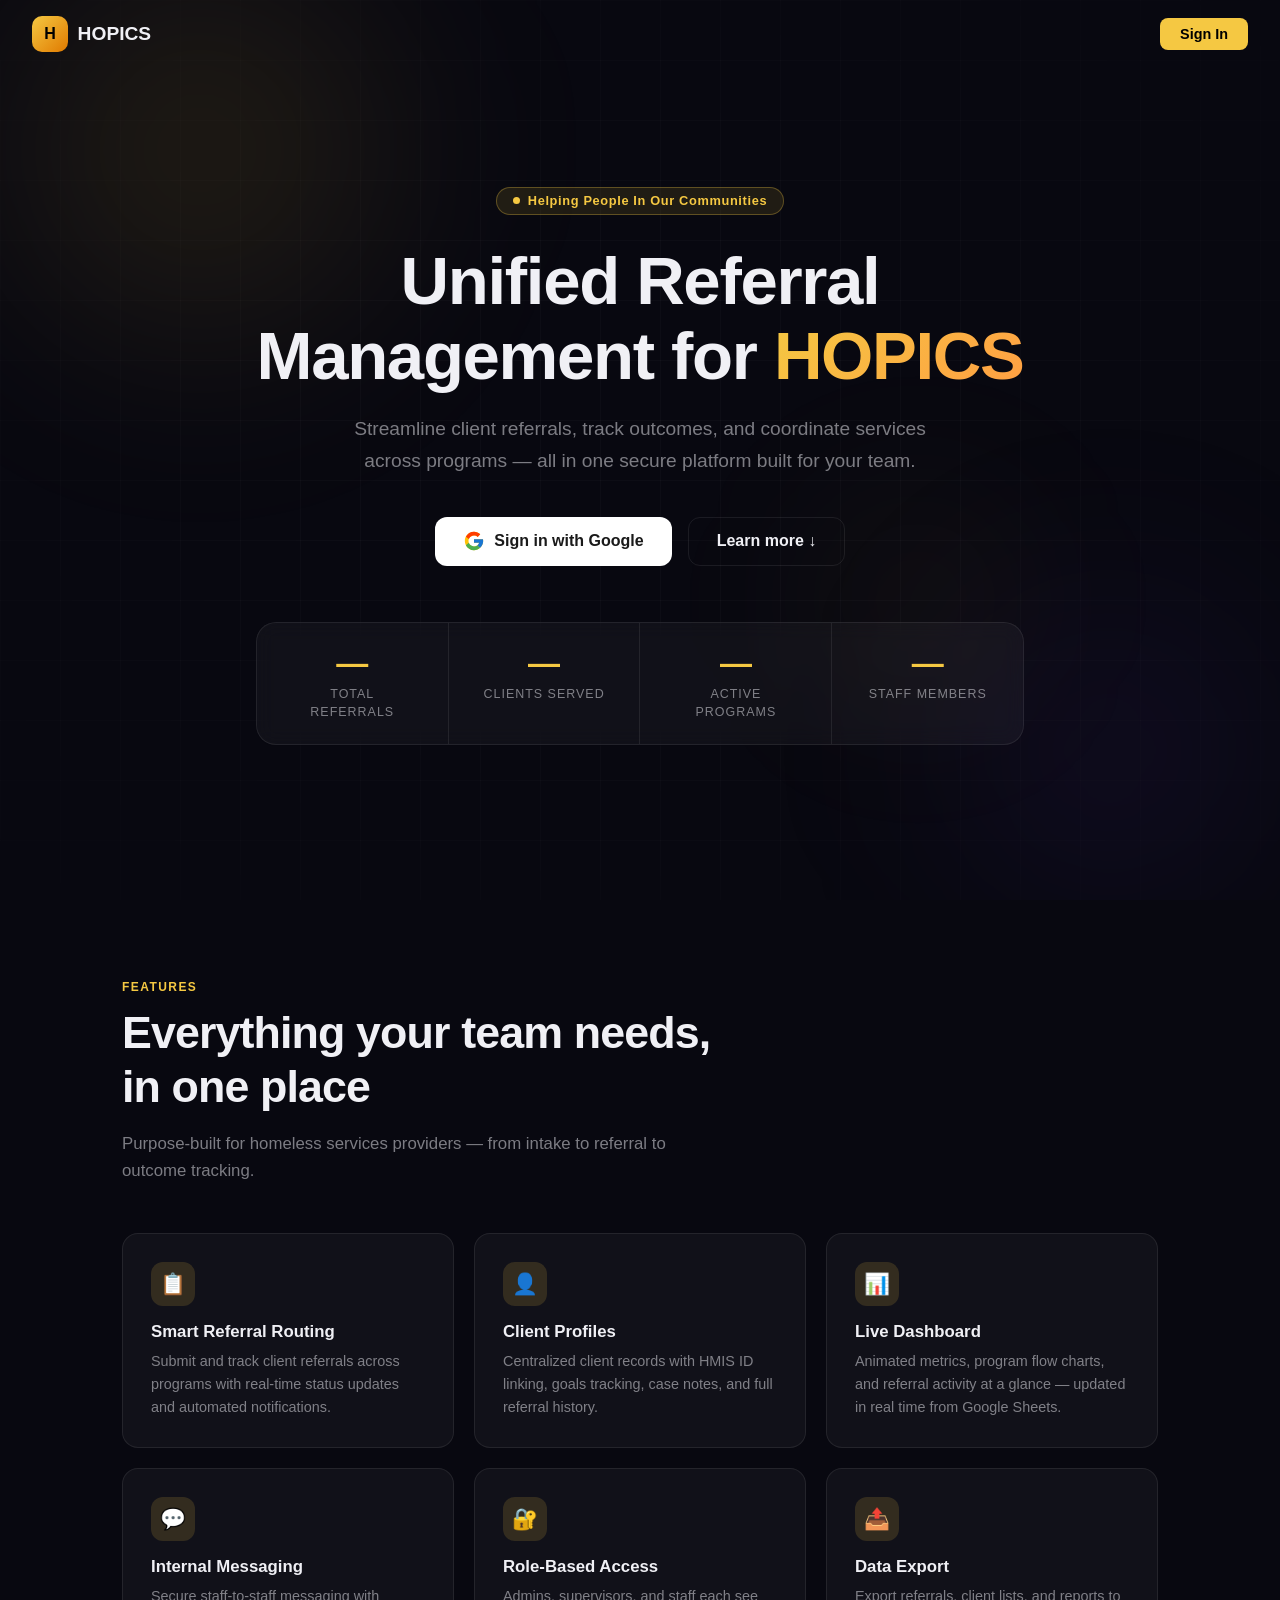
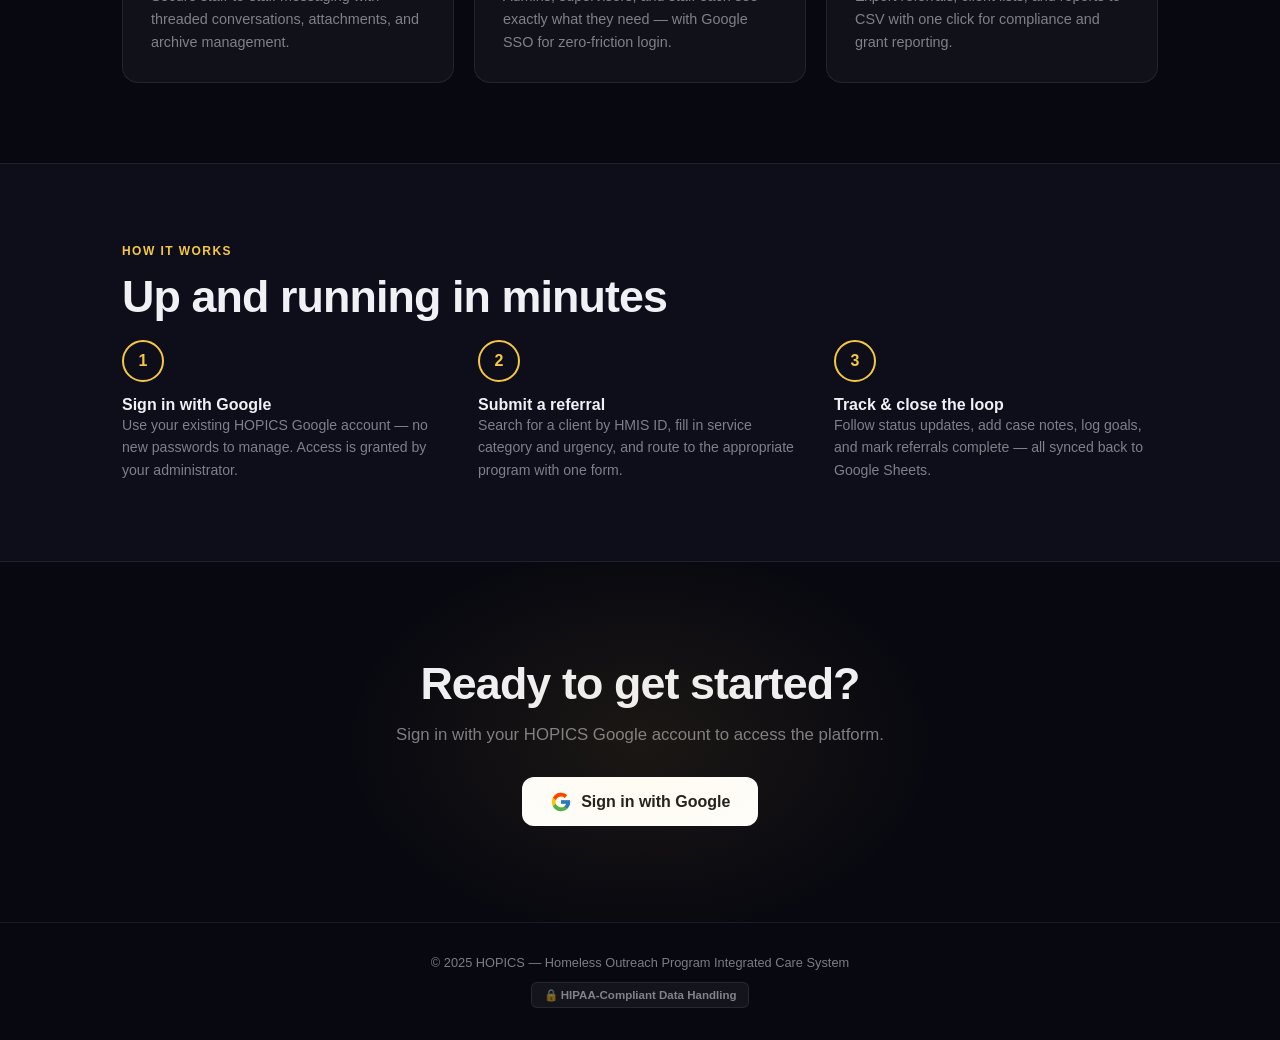
<file: index.html>
<!DOCTYPE html>
<html lang="en">
<head>
    <meta charset="UTF-8">
    <meta name="viewport" content="width=device-width, initial-scale=1.0">
    <title>HOPICS Referral Platform</title>
    <style>
        *, *::before, *::after { box-sizing: border-box; margin: 0; padding: 0; }

        :root {
            --gold: #f5c842;
            --gold-dim: rgba(245,200,66,0.15);
            --gold-glow: rgba(245,200,66,0.4);
            --bg: #080810;
            --bg2: #0e0e1a;
            --card: rgba(255,255,255,0.04);
            --border: rgba(255,255,255,0.08);
            --text: #f0f0f5;
            --muted: rgba(240,240,245,0.5);
            --radius: 16px;
        }

        html { scroll-behavior: smooth; }

        body {
            font-family: -apple-system, BlinkMacSystemFont, 'Segoe UI', sans-serif;
            background: var(--bg);
            color: var(--text);
            min-height: 100vh;
            overflow-x: hidden;
        }

        /* ── NAV ── */
        nav {
            position: fixed;
            top: 0; left: 0; right: 0;
            z-index: 100;
            padding: 1rem 2rem;
            display: flex;
            align-items: center;
            justify-content: space-between;
            transition: background 0.3s, backdrop-filter 0.3s;
        }
        nav.scrolled {
            background: rgba(8,8,16,0.85);
            backdrop-filter: blur(20px);
            border-bottom: 1px solid var(--border);
        }
        .nav-logo {
            display: flex;
            align-items: center;
            gap: 0.6rem;
            font-size: 1.2rem;
            font-weight: 700;
            color: var(--text);
            text-decoration: none;
        }
        .nav-logo .logo-mark {
            width: 36px; height: 36px;
            background: linear-gradient(135deg, var(--gold), #e07a00);
            border-radius: 10px;
            display: flex; align-items: center; justify-content: center;
            font-size: 1rem; font-weight: 900; color: #000;
        }
        .nav-cta {
            background: var(--gold);
            color: #000;
            border: none;
            border-radius: 8px;
            padding: 0.5rem 1.25rem;
            font-weight: 700;
            font-size: 0.9rem;
            cursor: pointer;
            transition: transform 0.15s, box-shadow 0.15s;
        }
        .nav-cta:hover { transform: translateY(-1px); box-shadow: 0 4px 20px var(--gold-glow); }

        /* ── HERO ── */
        .hero {
            position: relative;
            min-height: 100vh;
            display: flex;
            flex-direction: column;
            align-items: center;
            justify-content: center;
            text-align: center;
            padding: 6rem 2rem 4rem;
            overflow: hidden;
        }

        /* Ambient orbs */
        .orb {
            position: absolute;
            border-radius: 50%;
            filter: blur(80px);
            pointer-events: none;
        }
        .orb-1 {
            width: 600px; height: 600px;
            background: radial-gradient(circle, rgba(245,200,66,0.12), transparent 70%);
            top: -150px; left: -100px;
            animation: orbDrift1 18s ease-in-out infinite alternate;
        }
        .orb-2 {
            width: 500px; height: 500px;
            background: radial-gradient(circle, rgba(100,60,200,0.1), transparent 70%);
            bottom: -100px; right: -80px;
            animation: orbDrift2 22s ease-in-out infinite alternate;
        }
        .orb-3 {
            width: 300px; height: 300px;
            background: radial-gradient(circle, rgba(245,200,66,0.08), transparent 70%);
            top: 50%; left: 60%;
            animation: orbDrift3 15s ease-in-out infinite alternate;
        }

        /* Grid texture */
        .hero::before {
            content: '';
            position: absolute;
            inset: 0;
            background-image:
                linear-gradient(rgba(255,255,255,0.025) 1px, transparent 1px),
                linear-gradient(90deg, rgba(255,255,255,0.025) 1px, transparent 1px);
            background-size: 60px 60px;
            mask-image: radial-gradient(ellipse 80% 80% at 50% 50%, black 30%, transparent 100%);
            pointer-events: none;
        }

        /* Canvas placeholder for user's graphics */
        #hero-canvas {
            position: absolute;
            inset: 0;
            width: 100%; height: 100%;
            pointer-events: none;
            opacity: 0.5;
        }

        .hero-content { position: relative; z-index: 2; max-width: 780px; }

        .hero-badge {
            display: inline-flex;
            align-items: center;
            gap: 0.5rem;
            background: rgba(245,200,66,0.1);
            border: 1px solid rgba(245,200,66,0.3);
            border-radius: 100px;
            padding: 0.35rem 1rem;
            font-size: 0.8rem;
            font-weight: 600;
            color: var(--gold);
            margin-bottom: 1.75rem;
            letter-spacing: 0.05em;
        }
        .badge-dot {
            width: 7px; height: 7px;
            background: var(--gold);
            border-radius: 50%;
            animation: pulse 2s ease infinite;
        }

        .hero h1 {
            font-size: clamp(2.4rem, 6vw, 4.2rem);
            font-weight: 800;
            line-height: 1.12;
            letter-spacing: -0.02em;
            margin-bottom: 1.25rem;
        }
        .hero h1 .accent {
            background: linear-gradient(135deg, var(--gold) 0%, #ff9f43 100%);
            -webkit-background-clip: text;
            -webkit-text-fill-color: transparent;
            background-clip: text;
        }

        .hero-sub {
            font-size: clamp(1rem, 2.5vw, 1.2rem);
            color: var(--muted);
            line-height: 1.65;
            max-width: 580px;
            margin: 0 auto 2.5rem;
        }

        .hero-actions {
            display: flex;
            gap: 1rem;
            justify-content: center;
            flex-wrap: wrap;
        }

        .btn-primary {
            display: flex;
            align-items: center;
            gap: 0.6rem;
            background: #fff;
            color: #1a1a1a;
            border: none;
            border-radius: 12px;
            padding: 0.85rem 1.75rem;
            font-size: 1rem;
            font-weight: 700;
            cursor: pointer;
            transition: transform 0.15s, box-shadow 0.2s;
            text-decoration: none;
        }
        .btn-primary:hover { transform: translateY(-2px); box-shadow: 0 8px 32px rgba(255,255,255,0.18); }
        .btn-primary .g-icon {
            width: 22px; height: 22px;
            background: url("data:image/svg+xml,%3Csvg xmlns='http://www.w3.org/2000/svg' viewBox='0 0 48 48'%3E%3Cpath fill='%23FFC107' d='M43.611 20.083H42V20H24v8h11.303c-1.649 4.657-6.08 8-11.303 8-6.627 0-12-5.373-12-12s5.373-12 12-12c3.059 0 5.842 1.154 7.961 3.039l5.657-5.657C34.046 6.053 29.268 4 24 4 12.955 4 4 12.955 4 24s8.955 20 20 20 20-8.955 20-20c0-1.341-.138-2.65-.389-3.917z'/%3E%3Cpath fill='%23FF3D00' d='M6.306 14.691l6.571 4.819C14.655 15.108 19.001 12 24 12c3.059 0 5.842 1.154 7.961 3.039l5.657-5.657C34.046 6.053 29.268 4 24 4 16.318 4 9.656 8.337 6.306 14.691z'/%3E%3Cpath fill='%234CAF50' d='M24 44c5.166 0 9.86-1.977 13.409-5.192l-6.19-5.238A11.91 11.91 0 0124 36c-5.202 0-9.619-3.317-11.283-7.946l-6.522 5.025C9.505 39.556 16.227 44 24 44z'/%3E%3Cpath fill='%231976D2' d='M43.611 20.083H42V20H24v8h11.303a12.04 12.04 0 01-4.087 5.571l.003-.002 6.19 5.238C36.971 39.205 44 34 44 24c0-1.341-.138-2.65-.389-3.917z'/%3E%3C/svg%3E") center/contain no-repeat;
            flex-shrink: 0;
        }

        .btn-secondary {
            display: flex;
            align-items: center;
            gap: 0.5rem;
            background: transparent;
            color: var(--text);
            border: 1px solid var(--border);
            border-radius: 12px;
            padding: 0.85rem 1.75rem;
            font-size: 1rem;
            font-weight: 600;
            cursor: pointer;
            transition: border-color 0.2s, background 0.2s;
            text-decoration: none;
        }
        .btn-secondary:hover { border-color: rgba(245,200,66,0.4); background: var(--gold-dim); }

        /* ── LIVE STATS ── */
        .stats-bar {
            position: relative; z-index: 2;
            display: flex;
            gap: 0;
            margin-top: 3.5rem;
            background: rgba(255,255,255,0.04);
            border: 1px solid var(--border);
            border-radius: 20px;
            overflow: hidden;
            backdrop-filter: blur(10px);
        }
        .stat-item {
            flex: 1;
            padding: 1.5rem 2rem;
            text-align: center;
            border-right: 1px solid var(--border);
        }
        .stat-item:last-child { border-right: none; }
        .stat-num {
            font-size: 2rem;
            font-weight: 800;
            color: var(--gold);
            display: block;
            line-height: 1;
            margin-bottom: 0.35rem;
        }
        .stat-lbl {
            font-size: 0.78rem;
            color: var(--muted);
            text-transform: uppercase;
            letter-spacing: 0.08em;
        }

        /* ── FEATURES ── */
        .section {
            max-width: 1100px;
            margin: 0 auto;
            padding: 5rem 2rem;
        }
        .section-label {
            font-size: 0.75rem;
            font-weight: 700;
            text-transform: uppercase;
            letter-spacing: 0.12em;
            color: var(--gold);
            margin-bottom: 0.75rem;
        }
        .section-title {
            font-size: clamp(1.8rem, 4vw, 2.8rem);
            font-weight: 800;
            line-height: 1.2;
            letter-spacing: -0.02em;
            margin-bottom: 1rem;
        }
        .section-sub {
            color: var(--muted);
            font-size: 1.05rem;
            line-height: 1.65;
            max-width: 560px;
            margin-bottom: 3rem;
        }

        .features-grid {
            display: grid;
            grid-template-columns: repeat(auto-fit, minmax(300px, 1fr));
            gap: 1.25rem;
        }
        .feature-card {
            background: var(--card);
            border: 1px solid var(--border);
            border-radius: var(--radius);
            padding: 1.75rem;
            transition: border-color 0.25s, transform 0.25s;
            position: relative;
            overflow: hidden;
        }
        .feature-card::before {
            content: '';
            position: absolute;
            top: 0; left: 0; right: 0;
            height: 1px;
            background: linear-gradient(90deg, transparent, var(--gold-glow), transparent);
            opacity: 0;
            transition: opacity 0.3s;
        }
        .feature-card:hover { border-color: rgba(245,200,66,0.3); transform: translateY(-3px); }
        .feature-card:hover::before { opacity: 1; }
        .feat-icon {
            width: 44px; height: 44px;
            background: var(--gold-dim);
            border-radius: 12px;
            display: flex; align-items: center; justify-content: center;
            font-size: 1.3rem;
            margin-bottom: 1rem;
        }
        .feature-card h3 {
            font-size: 1.05rem;
            font-weight: 700;
            margin-bottom: 0.5rem;
        }
        .feature-card p {
            font-size: 0.9rem;
            color: var(--muted);
            line-height: 1.6;
        }

        /* ── HOW IT WORKS ── */
        .how-bg {
            background: var(--bg2);
            border-top: 1px solid var(--border);
            border-bottom: 1px solid var(--border);
        }
        .steps {
            display: grid;
            grid-template-columns: repeat(auto-fit, minmax(260px, 1fr));
            gap: 2rem;
        }
        .step {
            display: flex;
            flex-direction: column;
            align-items: flex-start;
            gap: 0.85rem;
        }
        .step-num {
            width: 42px; height: 42px;
            border-radius: 50%;
            border: 2px solid var(--gold);
            display: flex; align-items: center; justify-content: center;
            font-size: 1rem;
            font-weight: 800;
            color: var(--gold);
            flex-shrink: 0;
        }
        .step h3 {
            font-size: 1rem;
            font-weight: 700;
        }
        .step p {
            font-size: 0.88rem;
            color: var(--muted);
            line-height: 1.6;
        }

        /* ── CTA ── */
        .cta-section {
            text-align: center;
            padding: 6rem 2rem;
            position: relative;
            overflow: hidden;
        }
        .cta-section::before {
            content: '';
            position: absolute;
            width: 600px; height: 400px;
            background: radial-gradient(ellipse, rgba(245,200,66,0.08), transparent 70%);
            top: 50%; left: 50%;
            transform: translate(-50%, -50%);
            pointer-events: none;
        }
        .cta-section h2 {
            font-size: clamp(1.8rem, 4vw, 2.8rem);
            font-weight: 800;
            letter-spacing: -0.02em;
            margin-bottom: 1rem;
        }
        .cta-section p {
            color: var(--muted);
            font-size: 1.05rem;
            margin-bottom: 2rem;
        }

        /* ── FOOTER ── */
        footer {
            border-top: 1px solid var(--border);
            padding: 2rem;
            text-align: center;
            color: var(--muted);
            font-size: 0.8rem;
        }
        footer .hipaa-badge {
            display: inline-flex;
            align-items: center;
            gap: 0.4rem;
            background: rgba(255,255,255,0.05);
            border: 1px solid var(--border);
            border-radius: 6px;
            padding: 0.3rem 0.7rem;
            font-size: 0.72rem;
            font-weight: 600;
            color: var(--muted);
            margin-top: 0.75rem;
        }

        /* ── ANIMATIONS ── */
        @keyframes orbDrift1 { from { transform: translate(0,0) scale(1); } to { transform: translate(80px,50px) scale(1.15); } }
        @keyframes orbDrift2 { from { transform: translate(0,0) scale(1); } to { transform: translate(-60px,-40px) scale(1.1); } }
        @keyframes orbDrift3 { from { transform: translate(0,0); } to { transform: translate(-40px,30px); } }
        @keyframes pulse {
            0%, 100% { opacity: 1; transform: scale(1); }
            50% { opacity: 0.5; transform: scale(0.8); }
        }

        .reveal { opacity: 0; transform: translateY(28px); transition: opacity 0.65s ease, transform 0.65s ease; }
        .reveal.visible { opacity: 1; transform: none; }

        @media (max-width: 640px) {
            .stats-bar { flex-direction: column; }
            .stat-item { border-right: none; border-bottom: 1px solid var(--border); }
            .stat-item:last-child { border-bottom: none; }
        }
    </style>
</head>
<body>

    <!-- NAV -->
    <nav id="mainNav">
        <a class="nav-logo" href="#">
            <div class="logo-mark">H</div>
            HOPICS
        </a>
        <button class="nav-cta" onclick="goToSignIn()">Sign In</button>
    </nav>

    <!-- HERO -->
    <section class="hero">
        <div class="orb orb-1"></div>
        <div class="orb orb-2"></div>
        <div class="orb orb-3"></div>

        <!-- Canvas for user's dynamic graphics -->
        <canvas id="hero-canvas"></canvas>

        <div class="hero-content">
            <div class="hero-badge">
                <span class="badge-dot"></span>
                Helping People In Our Communities
            </div>

            <h1>
                Unified Referral<br>
                Management for <span class="accent">HOPICS</span>
            </h1>

            <p class="hero-sub">
                Streamline client referrals, track outcomes, and coordinate services
                across programs — all in one secure platform built for your team.
            </p>

            <div class="hero-actions">
                <button class="btn-primary" onclick="goToSignIn()">
                    <span class="g-icon"></span>
                    Sign in with Google
                </button>
                <a class="btn-secondary" href="#features">
                    Learn more ↓
                </a>
            </div>

            <!-- Live Stats -->
            <div class="stats-bar reveal" id="statsBar">
                <div class="stat-item">
                    <span class="stat-num" id="sTotal">—</span>
                    <span class="stat-lbl">Total Referrals</span>
                </div>
                <div class="stat-item">
                    <span class="stat-num" id="sClients">—</span>
                    <span class="stat-lbl">Clients Served</span>
                </div>
                <div class="stat-item">
                    <span class="stat-num" id="sPrograms">—</span>
                    <span class="stat-lbl">Active Programs</span>
                </div>
                <div class="stat-item">
                    <span class="stat-num" id="sStaff">—</span>
                    <span class="stat-lbl">Staff Members</span>
                </div>
            </div>
        </div>
    </section>

    <!-- FEATURES -->
    <section class="section" id="features">
        <div class="section-label">Features</div>
        <h2 class="section-title reveal">Everything your team needs,<br>in one place</h2>
        <p class="section-sub reveal">Purpose-built for homeless services providers — from intake to referral to outcome tracking.</p>

        <div class="features-grid">
            <div class="feature-card reveal">
                <div class="feat-icon">📋</div>
                <h3>Smart Referral Routing</h3>
                <p>Submit and track client referrals across programs with real-time status updates and automated notifications.</p>
            </div>
            <div class="feature-card reveal">
                <div class="feat-icon">👤</div>
                <h3>Client Profiles</h3>
                <p>Centralized client records with HMIS ID linking, goals tracking, case notes, and full referral history.</p>
            </div>
            <div class="feature-card reveal">
                <div class="feat-icon">📊</div>
                <h3>Live Dashboard</h3>
                <p>Animated metrics, program flow charts, and referral activity at a glance — updated in real time from Google Sheets.</p>
            </div>
            <div class="feature-card reveal">
                <div class="feat-icon">💬</div>
                <h3>Internal Messaging</h3>
                <p>Secure staff-to-staff messaging with threaded conversations, attachments, and archive management.</p>
            </div>
            <div class="feature-card reveal">
                <div class="feat-icon">🔐</div>
                <h3>Role-Based Access</h3>
                <p>Admins, supervisors, and staff each see exactly what they need — with Google SSO for zero-friction login.</p>
            </div>
            <div class="feature-card reveal">
                <div class="feat-icon">📤</div>
                <h3>Data Export</h3>
                <p>Export referrals, client lists, and reports to CSV with one click for compliance and grant reporting.</p>
            </div>
        </div>
    </section>

    <!-- HOW IT WORKS -->
    <div class="how-bg">
        <section class="section">
            <div class="section-label">How it works</div>
            <h2 class="section-title reveal">Up and running in minutes</h2>
            <div class="steps">
                <div class="step reveal">
                    <div class="step-num">1</div>
                    <div>
                        <h3>Sign in with Google</h3>
                        <p>Use your existing HOPICS Google account — no new passwords to manage. Access is granted by your administrator.</p>
                    </div>
                </div>
                <div class="step reveal">
                    <div class="step-num">2</div>
                    <div>
                        <h3>Submit a referral</h3>
                        <p>Search for a client by HMIS ID, fill in service category and urgency, and route to the appropriate program with one form.</p>
                    </div>
                </div>
                <div class="step reveal">
                    <div class="step-num">3</div>
                    <div>
                        <h3>Track &amp; close the loop</h3>
                        <p>Follow status updates, add case notes, log goals, and mark referrals complete — all synced back to Google Sheets.</p>
                    </div>
                </div>
            </div>
        </section>
    </div>

    <!-- CTA -->
    <section class="cta-section">
        <h2 class="reveal">Ready to get started?</h2>
        <p class="reveal">Sign in with your HOPICS Google account to access the platform.</p>
        <button class="btn-primary reveal" onclick="goToSignIn()" style="margin: 0 auto; display:inline-flex;">
            <span class="g-icon"></span>
            Sign in with Google
        </button>
    </section>

    <!-- FOOTER -->
    <footer>
        <div>© 2025 HOPICS — Homeless Outreach Program Integrated Care System</div>
        <div class="hipaa-badge">🔒 HIPAA-Compliant Data Handling</div>
    </footer>

    <script>
        const GAS_URL = 'https://script.google.com/macros/s/AKfycbxivCGau_AAvXVPa20svMiZKRmm2IXqk6vT7KL_nmnCcIR8pz2wwUHekONomebDaM0L2w/exec';

        // ── Nav scroll effect ──
        window.addEventListener('scroll', function() {
            document.getElementById('mainNav').classList.toggle('scrolled', window.scrollY > 40);
        });

        // ── Sign In ──
        function goToSignIn() {
            window.location.href = 'login.html';
        }

        // ── Scroll reveal ──
        var observer = new IntersectionObserver(function(entries) {
            entries.forEach(function(e) {
                if (e.isIntersecting) { e.target.classList.add('visible'); observer.unobserve(e.target); }
            });
        }, { threshold: 0.12 });
        document.querySelectorAll('.reveal').forEach(function(el) { observer.observe(el); });

        // ── Animated counter ──
        function animateCount(el, target) {
            var start = 0;
            var duration = 1600;
            var startTime = null;
            function step(ts) {
                if (!startTime) startTime = ts;
                var progress = Math.min((ts - startTime) / duration, 1);
                var ease = 1 - Math.pow(1 - progress, 3);
                el.textContent = Math.round(start + ease * (target - start)).toLocaleString();
                if (progress < 1) requestAnimationFrame(step);
            }
            requestAnimationFrame(step);
        }

        // ── Load live stats ──
        function loadStats() {
            gasGet('landingStats').then(function(data) {
                if (!data || data.status !== 'ok') return;
                var r = data.referrals || [];
                var c = data.clients || [];
                var p = data.programs || [];
                var u = data.users || [];

                // Trigger counter animations once stats bar is visible
                var sBar = document.getElementById('statsBar');
                var statsLoaded = false;
                var io = new IntersectionObserver(function(entries) {
                    if (entries[0].isIntersecting && !statsLoaded) {
                        statsLoaded = true;
                        animateCount(document.getElementById('sTotal'), r.length);
                        animateCount(document.getElementById('sClients'), c.length);
                        animateCount(document.getElementById('sPrograms'), p.filter(function(x){ return x.status !== 'inactive'; }).length || p.length);
                        animateCount(document.getElementById('sStaff'), u.length);
                        io.disconnect();
                    }
                }, { threshold: 0.3 });
                io.observe(sBar);

                // If already visible
                var rect = sBar.getBoundingClientRect();
                if (rect.top < window.innerHeight && !statsLoaded) {
                    statsLoaded = true;
                    animateCount(document.getElementById('sTotal'), r.length);
                    animateCount(document.getElementById('sClients'), c.length);
                    animateCount(document.getElementById('sPrograms'), p.filter(function(x){ return x.status !== 'inactive'; }).length || p.length);
                    animateCount(document.getElementById('sStaff'), u.length);
                }
            }).catch(function() {});
        }

        loadStats();

        // ── Redirect if already signed in ──
        try {
            var sess = JSON.parse(sessionStorage.getItem('hopics_user') || 'null');
            if (sess && sess.email) window.location.replace('dashboard.html');
        } catch(e) {}
    </script>
</body>
</html>
</file>
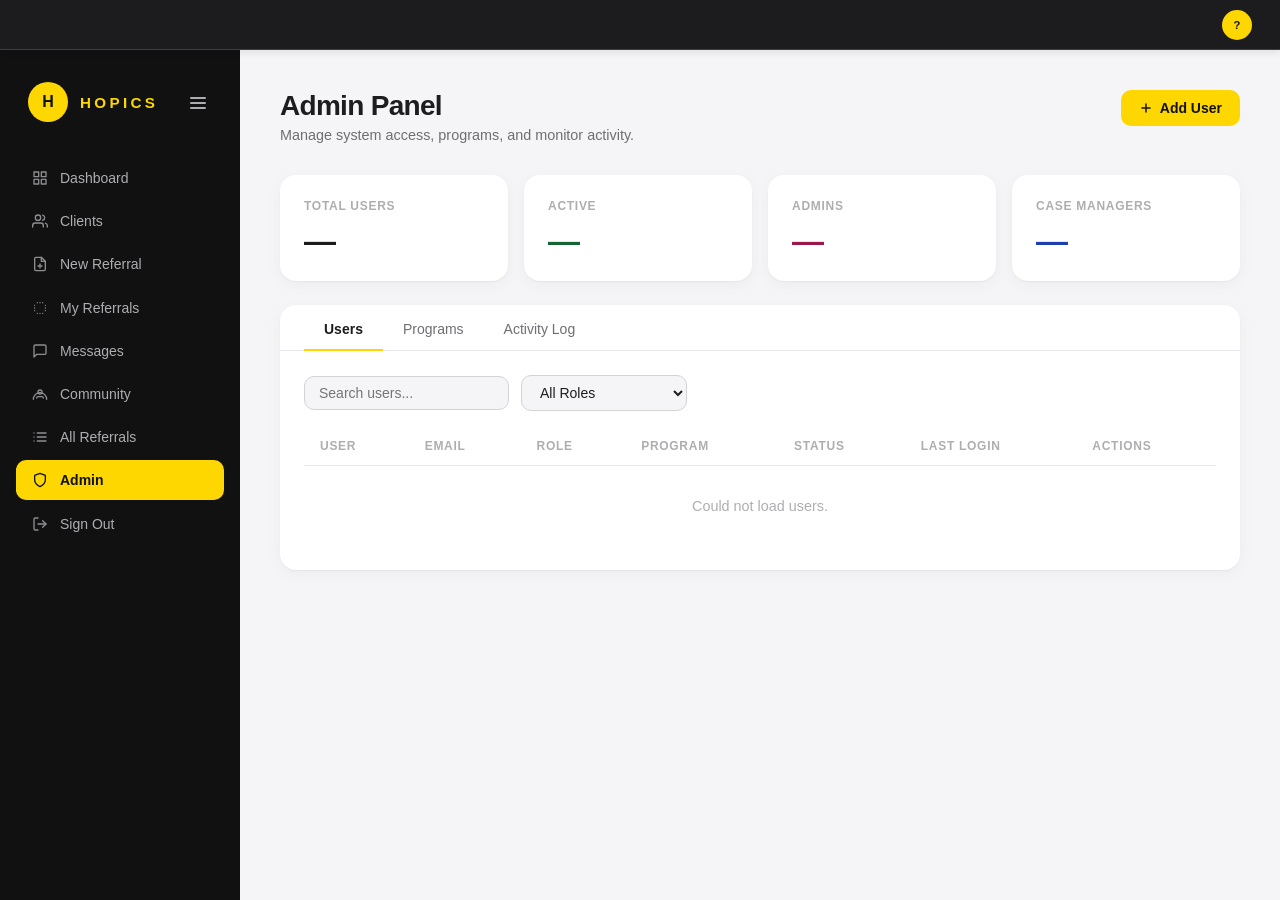
<file: admin.html>
<!DOCTYPE html>
<html lang="en">
<head>
    <meta charset="UTF-8">
    <meta name="viewport" content="width=device-width, initial-scale=1.0">
    <title>HOPICS — Admin Panel</title>
    <link rel="stylesheet" href="styles.css">
    <script src="hopics-utils.js"></script>
    <style>
        /* ── Admin-specific overrides ── */
        .admin-header {
            display: flex;
            justify-content: space-between;
            align-items: flex-start;
            gap: 1rem;
            flex-wrap: wrap;
            margin-bottom: 2rem;
        }

        .admin-header h1 {
            font-size: 1.75rem;
            font-weight: 700;
            letter-spacing: -0.025em;
            color: #1d1d1f;
        }

        .admin-header p {
            color: #6e6e73;
            margin-top: 0.3rem;
            font-size: 0.9rem;
        }

        /* ── User table avatar colors ── */
        .ua-red    { background: #fce7f3; }
        .ua-purple { background: #ede9fe; }
        .ua-blue   { background: #dbeafe; }
        .ua-orange { background: #ffedd5; }
        .ua-green  { background: #dcfce7; }
        .ua-gray   { background: #f5f5f7; }

        /* ── Toggle switch ── */
        .toggle {
            position: relative;
            display: inline-flex;
            align-items: center;
            width: 38px;
            height: 22px;
            cursor: pointer;
        }

        .toggle input {
            opacity: 0;
            width: 0;
            height: 0;
            position: absolute;
        }

        .toggle-track {
            position: absolute;
            inset: 0;
            background: #d2d2d7;
            border-radius: 99px;
            transition: background 0.2s;
        }

        .toggle-thumb {
            position: absolute;
            left: 3px;
            top: 3px;
            width: 16px;
            height: 16px;
            background: #ffffff;
            border-radius: 50%;
            transition: transform 0.2s;
            box-shadow: 0 1px 3px rgba(0,0,0,0.2);
        }

        .toggle input:checked ~ .toggle-track { background: #22c55e; }
        .toggle input:checked ~ .toggle-thumb { transform: translateX(16px); }

        /* ── Filter row ── */
        .filter-row {
            display: flex;
            gap: 0.75rem;
            align-items: center;
            flex-wrap: wrap;
            margin-bottom: 1rem;
        }

        .filter-row input,
        .filter-row select {
            padding: 0.5rem 0.875rem;
            border: 1px solid #d2d2d7;
            border-radius: 10px;
            background: #f5f5f7;
            font-size: 0.875rem;
            color: #1d1d1f;
            outline: none;
            transition: border-color 0.2s, box-shadow 0.2s;
        }

        .filter-row input:focus,
        .filter-row select:focus {
            border-color: #ffd700;
            box-shadow: 0 0 0 3px rgba(255,215,0,0.18);
            background: #fff;
        }

        .filter-row input { min-width: 200px; }

        /* ── Action btn small ── */
        .btn-xs {
            padding: 0.35rem 0.75rem;
            border-radius: 8px;
            font-size: 0.78rem;
            font-weight: 600;
            cursor: pointer;
            border: none;
            display: inline-flex;
            align-items: center;
            gap: 0.3rem;
            transition: background 0.15s, box-shadow 0.15s;
            white-space: nowrap;
        }

        .btn-xs-secondary {
            background: #f5f5f7;
            color: #1d1d1f;
            border: 1px solid #d2d2d7;
        }

        .btn-xs-secondary:hover { background: #e5e5ea; }

        /* ── Programs table ── */
        .prog-type-tag {
            font-size: 0.775rem;
            color: #6e6e73;
            background: #f5f5f7;
            border-radius: 6px;
            padding: 0.2rem 0.55rem;
        }

        /* ── Activity icon ── */
        .activity-icon {
            width: 28px;
            height: 28px;
            border-radius: 8px;
            display: grid;
            place-items: center;
            flex-shrink: 0;
        }

        /* ── Modal form fields ── */
        .modal-form-group {
            display: grid;
            gap: 0.5rem;
            margin-bottom: 1.125rem;
        }

        .modal-label {
            font-size: 0.825rem;
            font-weight: 600;
            color: #1d1d1f;
        }

        .modal-input {
            width: 100%;
            padding: 0.75rem 0.875rem;
            border: 1px solid #d2d2d7;
            border-radius: 10px;
            background: #f5f5f7;
            font-size: 0.9rem;
            color: #1d1d1f;
            outline: none;
            transition: border-color 0.2s, box-shadow 0.2s, background 0.2s;
        }

        .modal-input:focus {
            border-color: #ffd700;
            box-shadow: 0 0 0 3px rgba(255,215,0,0.18);
            background: #fff;
        }

        .modal-footer {
            display: flex;
            justify-content: flex-end;
            gap: 0.625rem;
            margin-top: 1.5rem;
        }

        /* ── Responsive ── */
        @media (max-width: 900px) {
            .data-grid { grid-template-columns: repeat(2, 1fr); }
        }
    </style>
</head>
<body>
<!-- Fixed profile button top-right -->
<div id="profileBtn" onclick="window.location.href='staff-profile.html'">
    <div id="sidebarAvatar" style="width:30px;height:30px;border-radius:50%;background:#ffd700;display:grid;place-items:center;font-weight:800;font-size:0.7rem;color:#111;flex-shrink:0;overflow:hidden;">?</div>
    <span id="sidebarName" style="font-size:0.78rem;font-weight:600;color:#f5f5f7;max-width:120px;overflow:hidden;text-overflow:ellipsis;white-space:nowrap;"></span>
</div>
    <div class="app-shell">
        <aside class="app-sidebar">
            <div class="sidebar-brand">
                <div class="brand-mark">H</div>
                <h2>HOPICS</h2>
            </div>

            <nav class="sidebar-nav">
                <a href="dashboard.html">
                    <svg xmlns="http://www.w3.org/2000/svg" width="16" height="16" viewBox="0 0 24 24"
                         fill="none" stroke="currentColor" stroke-width="2" stroke-linecap="round" stroke-linejoin="round">
                        <rect x="3" y="3" width="7" height="7"/><rect x="14" y="3" width="7" height="7"/>
                        <rect x="14" y="14" width="7" height="7"/><rect x="3" y="14" width="7" height="7"/>
                    </svg>
                    <span>Dashboard</span>
                </a>
                <a href="clients.html">
                    <svg xmlns="http://www.w3.org/2000/svg" width="16" height="16" viewBox="0 0 24 24"
                         fill="none" stroke="currentColor" stroke-width="2" stroke-linecap="round" stroke-linejoin="round">
                        <path d="M17 21v-2a4 4 0 0 0-4-4H5a4 4 0 0 0-4 4v2"/>
                        <circle cx="9" cy="7" r="4"/>
                        <path d="M23 21v-2a4 4 0 0 0-3-3.87"/>
                        <path d="M16 3.13a4 4 0 0 1 0 7.75"/>
                    </svg>
                    <span>Clients</span>
                </a>
                <a href="referral.html">
                    <svg xmlns="http://www.w3.org/2000/svg" width="16" height="16" viewBox="0 0 24 24"
                         fill="none" stroke="currentColor" stroke-width="2" stroke-linecap="round" stroke-linejoin="round">
                        <path d="M14 2H6a2 2 0 0 0-2 2v16a2 2 0 0 0 2 2h12a2 2 0 0 0 2-2V8z"/>
                        <polyline points="14 2 14 8 20 8"/><line x1="12" y1="18" x2="12" y2="12"/>
                        <line x1="9" y1="15" x2="15" y2="15"/>
                    </svg>
                    <span>New Referral</span>
                </a>
                <a href="my-referrals.html">
                    <svg xmlns="http://www.w3.org/2000/svg" width="16" height="16" viewBox="0 0 24 24"
                         fill="none" stroke="currentColor" stroke-width="2" stroke-linecap="round" stroke-linejoin="round">
                        <path d="M16 4h.01"/><path d="M16 20h.01"/><path d="M8 4h.01"/><path d="M8 20h.01"/>
                        <path d="M12 4h.01"/><path d="M12 20h.01"/><path d="M4 8h.01"/><path d="M4 12h.01"/>
                        <path d="M4 16h.01"/><path d="M20 8h.01"/><path d="M20 12h.01"/><path d="M20 16h.01"/>
                    </svg>
                    <span>My Referrals</span>
                </a>
                <a href="messages.html">
                    <svg xmlns="http://www.w3.org/2000/svg" width="16" height="16" viewBox="0 0 24 24"
                         fill="none" stroke="currentColor" stroke-width="2" stroke-linecap="round" stroke-linejoin="round">
                        <path d="M21 15a2 2 0 0 1-2 2H7l-4 4V5a2 2 0 0 1 2-2h14a2 2 0 0 1 2 2z"/>
                    </svg>
                    <span>Messages</span>
                </a>
                <a href="community.html">
                    <svg xmlns="http://www.w3.org/2000/svg" width="16" height="16" viewBox="0 0 24 24"
                         fill="none" stroke="currentColor" stroke-width="2" stroke-linecap="round" stroke-linejoin="round">
                        <path d="M17 18a2 2 0 0 0-2-2H9a2 2 0 0 0-2 2"/>
                        <circle cx="12" cy="9" r="3"/>
                        <path d="M22 20a10 10 0 1 0-20 0"/>
                    </svg>
                    <span>Community</span>
                </a>
                <a href="all-referrals.html" id="allReferralsLink">
                    <svg xmlns="http://www.w3.org/2000/svg" width="16" height="16" viewBox="0 0 24 24" fill="none" stroke="currentColor" stroke-width="2" stroke-linecap="round" stroke-linejoin="round">
                        <line x1="8" y1="6" x2="21" y2="6"/><line x1="8" y1="12" x2="21" y2="12"/>
                        <line x1="8" y1="18" x2="21" y2="18"/>
                        <line x1="3" y1="6" x2="3.01" y2="6"/><line x1="3" y1="12" x2="3.01" y2="12"/>
                        <line x1="3" y1="18" x2="3.01" y2="18"/>
                    </svg>
                    <span>All Referrals</span>
                </a>
                <a href="admin.html" id="adminLink" class="active">
                    <svg xmlns="http://www.w3.org/2000/svg" width="16" height="16" viewBox="0 0 24 24"
                         fill="none" stroke="currentColor" stroke-width="2" stroke-linecap="round" stroke-linejoin="round">
                        <path d="M12 22s8-4 8-10V5l-8-3-8 3v7c0 6 8 10 8 10z"/>
                    </svg>
                    <span>Admin</span>
                </a>
                <a href="index.html" onclick="sessionStorage.removeItem('hopics_user')">
                    <svg xmlns="http://www.w3.org/2000/svg" width="16" height="16" viewBox="0 0 24 24"
                         fill="none" stroke="currentColor" stroke-width="2" stroke-linecap="round" stroke-linejoin="round">
                        <path d="M9 21H5a2 2 0 0 1-2-2V5a2 2 0 0 1 2-2h4"/>
                        <polyline points="16 17 21 12 16 7"/>
                        <line x1="21" y1="12" x2="9" y2="12"/>
                    </svg>
                    <span>Sign Out</span>
                </a>
            </nav>

        </aside>

        <main class="app-main">
            <!-- Admin Header -->
            <div class="admin-header">
                <div>
                    <h1>Admin Panel</h1>
                    <p>Manage system access, programs, and monitor activity.</p>
                </div>
                <div class="quick-actions">
                    <button class="btn btn-primary" onclick="openModal('addUserModal')">
                        <svg xmlns="http://www.w3.org/2000/svg" width="14" height="14" viewBox="0 0 24 24"
                             fill="none" stroke="currentColor" stroke-width="2.5" stroke-linecap="round" stroke-linejoin="round">
                            <line x1="12" y1="5" x2="12" y2="19"/><line x1="5" y1="12" x2="19" y2="12"/>
                        </svg>
                        Add User
                    </button>
                </div>
            </div>

            <!-- Stats -->
            <div class="data-grid" id="adminStats">
                <div class="stat-card">
                    <h3>Total Users</h3>
                    <div class="card-value" id="statTotalUsers">—</div>
                </div>
                <div class="stat-card">
                    <h3>Active</h3>
                    <div class="card-value" id="statActiveUsers" style="color:#166534;">—</div>
                </div>
                <div class="stat-card">
                    <h3>Admins</h3>
                    <div class="card-value" id="statAdmins" style="color:#9d174d;">—</div>
                </div>
                <div class="stat-card">
                    <h3>Case Managers</h3>
                    <div class="card-value" id="statCaseManagers" style="color:#1e40af;">—</div>
                </div>
            </div>

            <!-- Tab Bar -->
            <div class="card" style="padding:0;overflow:hidden;">
                <div class="tab-bar" style="margin-bottom:0;padding:0 1.5rem;padding-top:0.25rem;">
                    <button class="active" onclick="switchTab('users', this)">Users</button>
                    <button onclick="switchTab('programs', this)">Programs</button>
                    <button onclick="switchTab('activity', this)">Activity Log</button>
                </div>

                <div style="padding:1.5rem;">

                    <!-- ── TAB: Users ── -->
                    <div id="tab-users" class="tab-pane active">
                        <div class="filter-row">
                            <input type="text" placeholder="Search users..." id="userSearch" oninput="filterUsers(this.value)">
                            <select id="roleFilter" onchange="filterUsers(document.getElementById('userSearch').value)">
                                <option value="">All Roles</option>
                                <option value="admin">Admin</option>
                                <option value="supervisor">Supervisor</option>
                                <option value="case_manager">Case Manager</option>
                                <option value="intake">Intake Coordinator</option>
                                <option value="outreach">Outreach Worker</option>
                                <option value="readonly">Read Only</option>
                            </select>
                        </div>

                        <div class="table-wrapper" style="margin-top:0;">
                            <table class="table" id="usersTable">
                                <thead>
                                    <tr>
                                        <th>User</th>
                                        <th>Email</th>
                                        <th>Role</th>
                                        <th>Program</th>
                                        <th>Status</th>
                                        <th>Last Login</th>
                                        <th>Actions</th>
                                    </tr>
                                </thead>
                                <tbody id="usersTableBody">
                                    <!-- Populated by JS -->
                                </tbody>
                            </table>
                        </div>
                    </div>

                    <!-- ── TAB: Programs ── -->
                    <div id="tab-programs" class="tab-pane">
                        <div class="filter-row" style="justify-content:space-between;">
                            <span style="font-size:0.875rem;color:#6e6e73;">
                                Programs active in the HOPICS referral system
                            </span>
                            <button class="btn btn-secondary" onclick="openModal('addProgramModal')" style="font-size:0.825rem;padding:0.45rem 0.875rem;">
                                + Add Program
                            </button>
                        </div>

                        <div class="table-wrapper" style="margin-top:0;">
                            <table class="table">
                                <thead>
                                    <tr>
                                        <th>Program Name</th>
                                        <th>Category</th>
                                        <th>Description</th>
                                        <th>Address</th>
                                        <th>Phone</th>
                                        <th>Contact</th>
                                        <th>Status</th>
                                        <th>Actions</th>
                                    </tr>
                                </thead>
                                <tbody id="programsTableBody">
                                    <!-- Populated by JS -->
                                </tbody>
                            </table>
                        </div>
                    </div>

                    <!-- ── TAB: Activity Log ── -->
                    <div id="tab-activity" class="tab-pane">
                        <div class="filter-row">
                            <input type="date" id="logDateFrom" title="From date">
                            <input type="date" id="logDateTo" title="To date">
                            <select id="logUserFilter">
                                <option value="">All Users</option>
                            </select>
                            <button class="btn btn-secondary" style="font-size:0.825rem;padding:0.45rem 0.875rem;" onclick="filterLog()">Filter</button>
                        </div>

                        <div class="table-wrapper" style="margin-top:0;">
                            <table class="table">
                                <thead>
                                    <tr>
                                        <th>Timestamp</th>
                                        <th>User</th>
                                        <th>Action</th>
                                        <th>Details</th>
                                    </tr>
                                </thead>
                                <tbody id="activityTableBody">
                                    <!-- Populated by JS -->
                                </tbody>
                            </table>
                        </div>
                    </div>

                </div>
            </div>
        </main>
    </div>

    <!-- ══════════════════════════════════════════════════════
         MODALS
    ══════════════════════════════════════════════════════ -->

    <!-- Add User Modal -->
    <div class="modal-overlay" id="addUserModal" onclick="onOverlayClick(event,'addUserModal')">
        <div class="modal-box">
            <div class="modal-header">
                <span class="modal-title">Add New User</span>
                <button class="modal-close" onclick="closeModal('addUserModal')" aria-label="Close">
                    <svg xmlns="http://www.w3.org/2000/svg" width="16" height="16" viewBox="0 0 24 24"
                         fill="none" stroke="currentColor" stroke-width="2.5" stroke-linecap="round" stroke-linejoin="round">
                        <line x1="18" y1="6" x2="6" y2="18"/><line x1="6" y1="6" x2="18" y2="18"/>
                    </svg>
                </button>
            </div>
            <div class="modal-form-group">
                <label class="modal-label" for="newUserName">Full Name</label>
                <input class="modal-input" type="text" id="newUserName" placeholder="e.g. Jordan Kim">
            </div>
            <div class="modal-form-group">
                <label class="modal-label" for="newUserEmail">Google Workspace Email</label>
                <input class="modal-input" type="email" id="newUserEmail" placeholder="user@hopics.org">
            </div>
            <div class="modal-form-group">
                <label class="modal-label" for="newUserRole">Role</label>
                <select class="modal-input" id="newUserRole">
                    <option value="admin">Admin</option>
                    <option value="supervisor">Supervisor</option>
                    <option value="case_manager" selected>Case Manager</option>
                    <option value="intake">Intake Coordinator</option>
                    <option value="outreach">Outreach Worker</option>
                    <option value="readonly">Read Only</option>
                </select>
            </div>
            <div class="modal-form-group">
                <label class="modal-label" for="newUserProgram">Program</label>
                <select class="modal-input program-dropdown" id="newUserProgram">
                    <option value="">-- No Program --</option>
                </select>
            </div>
            <div class="modal-footer">
                <button class="btn btn-secondary" onclick="closeModal('addUserModal')">Cancel</button>
                <button class="btn btn-primary" onclick="addUser()">Add User</button>
            </div>
        </div>
    </div>

    <!-- Edit User Modal -->
    <div class="modal-overlay" id="editRoleModal" onclick="onOverlayClick(event,'editRoleModal')">
        <div class="modal-box">
            <div class="modal-header">
                <span class="modal-title">Edit User</span>
                <button class="modal-close" onclick="closeModal('editRoleModal')" aria-label="Close">
                    <svg xmlns="http://www.w3.org/2000/svg" width="16" height="16" viewBox="0 0 24 24"
                         fill="none" stroke="currentColor" stroke-width="2.5" stroke-linecap="round" stroke-linejoin="round">
                        <line x1="18" y1="6" x2="6" y2="18"/><line x1="6" y1="6" x2="18" y2="18"/>
                    </svg>
                </button>
            </div>
            <p style="font-size:0.875rem;color:#6e6e73;margin-bottom:1.25rem;">
                Editing profile for <strong id="editRoleUserName" style="color:#1d1d1f;"></strong>.
            </p>
            <div class="modal-form-group">
                <label class="modal-label" for="editUserNameInput">Display Name</label>
                <input class="modal-input" type="text" id="editUserNameInput" placeholder="Full name">
            </div>
            <div class="modal-form-group">
                <label class="modal-label" for="editRoleSelect">Role</label>
                <select class="modal-input" id="editRoleSelect">
                    <option value="admin">Admin</option>
                    <option value="supervisor">Supervisor</option>
                    <option value="case_manager">Case Manager</option>
                    <option value="intake">Intake Coordinator</option>
                    <option value="outreach">Outreach Worker</option>
                    <option value="readonly">Read Only</option>
                </select>
            </div>
            <div class="modal-footer">
                <button class="btn btn-secondary" onclick="closeModal('editRoleModal')">Cancel</button>
                <button class="btn btn-primary" onclick="saveRole()">Save</button>
            </div>
        </div>
    </div>

    <!-- Add Program Modal -->
    <div class="modal-overlay" id="addProgramModal" onclick="onOverlayClick(event,'addProgramModal')">
        <div class="modal-box" style="max-height:90vh;overflow-y:auto;">
            <div class="modal-header">
                <span class="modal-title">Add Program</span>
                <button class="modal-close" onclick="closeModal('addProgramModal')" aria-label="Close">
                    <svg xmlns="http://www.w3.org/2000/svg" width="16" height="16" viewBox="0 0 24 24"
                         fill="none" stroke="currentColor" stroke-width="2.5" stroke-linecap="round" stroke-linejoin="round">
                        <line x1="18" y1="6" x2="6" y2="18"/><line x1="6" y1="6" x2="18" y2="18"/>
                    </svg>
                </button>
            </div>
            <div class="modal-form-group">
                <label class="modal-label" for="newProgName">Program Name *</label>
                <input class="modal-input" type="text" id="newProgName" placeholder="e.g. Rapid Rehousing">
            </div>
            <div class="modal-form-group">
                <label class="modal-label" for="newProgCategory">Category</label>
                <input class="modal-input" type="text" id="newProgCategory" placeholder="e.g. Housing">
            </div>
            <div class="modal-form-group">
                <label class="modal-label" for="newProgDesc">Description</label>
                <textarea class="modal-input" id="newProgDesc" rows="3" placeholder="Brief description of the program..." style="resize:vertical;"></textarea>
            </div>
            <div class="modal-form-group">
                <label class="modal-label" for="newProgAddress">Address</label>
                <input class="modal-input" type="text" id="newProgAddress" placeholder="123 Main St, Los Angeles, CA">
            </div>
            <div class="modal-form-group">
                <label class="modal-label" for="newProgPhone">Phone</label>
                <input class="modal-input" type="text" id="newProgPhone" placeholder="(213) 555-0100">
            </div>
            <div class="modal-form-group">
                <label class="modal-label" for="newProgContact">Contact Name</label>
                <input class="modal-input" type="text" id="newProgContact" placeholder="e.g. Jane Doe">
            </div>
            <div class="modal-form-group">
                <label class="modal-label" for="newProgStatus">Status</label>
                <select class="modal-input" id="newProgStatus">
                    <option value="Active" selected>Active</option>
                    <option value="Inactive">Inactive</option>
                </select>
            </div>
            <div class="modal-footer">
                <button class="btn btn-secondary" onclick="closeModal('addProgramModal')">Cancel</button>
                <button class="btn btn-primary" onclick="addProgram()">Add Program</button>
            </div>
        </div>
    </div>

    <script>
        // ── Session guard ────────────────────────────────────────────
        const _sess = JSON.parse(sessionStorage.getItem('hopics_user') || '{}');
        if (_sess.role === 'admin') {
            const al = document.getElementById('adminLink');
            if (al) al.style.display = 'flex';
            const arl = document.getElementById('allReferralsLink');
            if (arl) arl.style.display = 'flex';
        }

        // ── Mock Data ────────────────────────────────────────────────
        const ROLE_LABELS = {
            admin:        'Admin',
            supervisor:   'Supervisor',
            case_manager: 'Case Manager',
            intake:       'Intake Coordinator',
            outreach:     'Outreach Worker',
            readonly:     'Read Only'
        };

        const ROLE_CSS = {
            admin:        'role-admin',
            supervisor:   'role-supervisor',
            case_manager: 'role-case-manager',
            intake:       'role-intake',
            outreach:     'role-outreach',
            readonly:     'role-readonly'
        };

        const GOOGLE_SCRIPT_URL = 'https://script.google.com/macros/s/AKfycbxivCGau_AAvXVPa20svMiZKRmm2IXqk6vT7KL_nmnCcIR8pz2wwUHekONomebDaM0L2w/exec';
        const GAS_URL = GOOGLE_SCRIPT_URL;

        const AVATAR_CSS = {
            admin:        'ua-red',
            supervisor:   'ua-purple',
            case_manager: 'ua-blue',
            intake:       'ua-orange',
            outreach:     'ua-green',
            readonly:     'ua-gray'
        };

        let users = [];

        let programs = [];

        const activityLog = [];

        // ── Tab switching ─────────────────────────────────────────────
        function switchTab(name, btn) {
            document.querySelectorAll('.tab-pane').forEach(p => p.classList.remove('active'));
            document.querySelectorAll('.tab-bar button').forEach(b => b.classList.remove('active'));
            document.getElementById('tab-' + name).classList.add('active');
            btn.classList.add('active');
        }

        // ── Initials ─────────────────────────────────────────────────
        function initials(name) {
            const p = name.trim().split(' ');
            return p.length >= 2 ? (p[0][0] + p[p.length - 1][0]).toUpperCase() : name.slice(0, 2).toUpperCase();
        }

        // ── Render Users ──────────────────────────────────────────────
        function renderUsers(list) {
            const tbody = document.getElementById('usersTableBody');
            tbody.innerHTML = list.map(u => `
                <tr data-id="${u.id}">
                    <td>
                        <div style="display:flex;align-items:center;gap:0.75rem;">
                            <div class="admin-table-avatar ${AVATAR_CSS[u.role]}">${initials(u.name)}</div>
                            <a href="staff-profile.html?email=${encodeURIComponent(u.email)}" style="font-weight:600;font-size:0.9rem;color:#1d1d1f;text-decoration:none;border-bottom:1px dashed #d2d2d7;" title="View profile">${u.name}</a>
                        </div>
                    </td>
                    <td style="color:#6e6e73;font-size:0.875rem;">${u.email}</td>
                    <td><span class="role-badge ${ROLE_CSS[u.role]}">${ROLE_LABELS[u.role]}</span></td>
                    <td style="font-size:0.875rem;color:#3d3d3f;">${u.program || '—'}</td>
                    <td>
                        <span class="status-pill ${u.status ? 'status-active-pill' : 'status-inactive-pill'}">
                            ${u.status ? 'Active' : 'Inactive'}
                        </span>
                    </td>
                    <td style="color:#6e6e73;font-size:0.85rem;">${u.lastLogin}</td>
                    <td>
                        <div style="display:flex;align-items:center;gap:0.625rem;">
                            <label class="toggle" title="${u.status ? 'Deactivate' : 'Activate'} user">
                                <input type="checkbox" ${u.status ? 'checked' : ''} onchange="toggleUser(${u.id}, this.checked)">
                                <div class="toggle-track"></div>
                                <div class="toggle-thumb"></div>
                            </label>
                        </div>
                    </td>
                </tr>
            `).join('');
        }

        function filterUsers(q) {
            const role = document.getElementById('roleFilter').value;
            const lower = q.toLowerCase();
            const filtered = users.filter(u =>
                (!role || u.role === role) &&
                (!q || u.name.toLowerCase().includes(lower) || u.email.toLowerCase().includes(lower))
            );
            renderUsers(filtered);
        }

        // ── Render Programs ───────────────────────────────────────────
        function renderPrograms() {
            const tbody = document.getElementById('programsTableBody');
            const canEdit = (_sess.role === 'admin' || _sess.role === 'supervisor');
            if (!programs || programs.length === 0) {
                tbody.innerHTML = '<tr><td colspan="8" style="text-align:center;padding:2rem;color:#aeaeb2;">No programs found.</td></tr>';
                return;
            }
            tbody.innerHTML = programs.map(p => `
                <tr>
                    <td style="font-weight:600;">${p.programName || p.name || ''}</td>
                    <td><span class="prog-type-tag">${p.category || p.type || '—'}</span></td>
                    <td style="font-size:0.85rem;color:#3d3d3f;max-width:180px;overflow:hidden;text-overflow:ellipsis;white-space:nowrap;" title="${(p.description || '').replace(/"/g,'&quot;')}">${p.description ? (p.description.length > 50 ? p.description.slice(0,50) + '…' : p.description) : '—'}</td>
                    <td style="font-size:0.85rem;color:#3d3d3f;">${p.address || '—'}</td>
                    <td style="font-size:0.85rem;color:#3d3d3f;">${p.phone || '—'}</td>
                    <td style="font-size:0.85rem;color:#3d3d3f;">${p.contactName || '—'}</td>
                    <td>
                        <span class="status-pill ${(p.status || (p.active ? 'Active' : 'Inactive')) === 'Active' ? 'prog-active' : 'prog-inactive'}">
                            ${p.status || (p.active ? 'Active' : 'Inactive')}
                        </span>
                    </td>
                    <td>
                        <div style="display:flex;align-items:center;gap:0.5rem;">
                            ${canEdit ? `<button class="btn-xs btn-xs-secondary" onclick='openEditProgramModal(${JSON.stringify(p)})'>Edit</button>` : ''}
                            ${canEdit ? `<button class="btn-xs btn-xs-secondary" style="color:#dc2626;border-color:#fecaca;" onclick="deleteProgram('${p.programId || ''}', '${(p.programName || p.name || '').replace(/'/g,"\\'")}')">Delete</button>` : ''}
                        </div>
                    </td>
                </tr>
            `).join('');
        }

        // ── Render Activity Log ───────────────────────────────────────
        const ACTION_CSS = {
            created:     'action-created',
            edited:      'action-edited',
            login:       'action-login',
            added:       'action-added',
            deactivated: 'action-deactivated'
        };

        function renderActivity(list) {
            const tbody = document.getElementById('activityTableBody');
            if (!list || list.length === 0) {
                tbody.innerHTML = '<tr><td colspan="4" style="text-align:center;padding:2rem;color:#aeaeb2;">No activity to display.</td></tr>';
                return;
            }
            tbody.innerHTML = list.map(a => `
                <tr>
                    <td style="color:#6e6e73;font-size:0.83rem;white-space:nowrap;">${a.ts}</td>
                    <td style="font-weight:600;font-size:0.875rem;">${a.user}</td>
                    <td><span class="action-tag ${ACTION_CSS[a.action] || ''}">${a.action.charAt(0).toUpperCase() + a.action.slice(1)}</span></td>
                    <td style="font-size:0.875rem;color:#3d3d3f;">${a.detail}</td>
                </tr>
            `).join('');
        }

        function filterLog() {
            const user = document.getElementById('logUserFilter').value;
            let list = activityLog;
            if (user) list = list.filter(a => a.user === user || (a.user || '').startsWith(user.split(' ')[0]));
            renderActivity(list);
        }

        // ── Toggle user active state ──────────────────────────────────
        function toggleUser(id, active) {
            const u = users.find(u => u.id === id);
            if (u) {
                u.status = active;
                updateAdminStats();
            }
        }

        // ── Add user ─────────────────────────────────────────────────
        function addUser() {
            const name    = document.getElementById('newUserName').value.trim();
            const email   = document.getElementById('newUserEmail').value.trim();
            const role    = document.getElementById('newUserRole').value;
            const program = document.getElementById('newUserProgram').value;

            if (!name || !email) {
                alert('Please fill in name and email.');
                return;
            }

            fetch(GAS_URL, {
                method: 'POST',
                headers: { 'Content-Type': 'application/x-www-form-urlencoded' },
                body: new URLSearchParams({
                    action:   'newUser',
                    name:     name,
                    email:    email,
                    role:     role,
                    program:  program,
                    addedBy:  _sess.email || ''
                }).toString()
            }).then(response => response.json()).then(data => {
                if (data.success) {
                    showToast('User added successfully', 'success');
                } else {
                    showToast('Failed to add user: ' + (data.message || 'Unknown error'), 'error');
                }
            }).catch(error => {
                showToast('Error adding user', 'error');
            });

            // Update local list
            users.push({ id: Date.now(), name, email, role, program, status: true, lastLogin: 'Never' });
            closeModal('addUserModal');
            document.getElementById('newUserName').value  = '';
            document.getElementById('newUserEmail').value = '';
            renderUsers(users);
            updateAdminStats();
        }

        // ── Add program ───────────────────────────────────────────────
        function addProgram() {
            const name        = document.getElementById('newProgName').value.trim();
            const category    = document.getElementById('newProgCategory').value.trim();
            const description = document.getElementById('newProgDesc').value.trim();
            const address     = document.getElementById('newProgAddress').value.trim();
            const phone       = document.getElementById('newProgPhone').value.trim();
            const contactName = document.getElementById('newProgContact').value.trim();
            const status      = document.getElementById('newProgStatus').value;

            if (!name) { alert('Please enter a program name.'); return; }

            fetch(GAS_URL, {
                method: 'POST',
                headers: { 'Content-Type': 'application/x-www-form-urlencoded' },
                body: new URLSearchParams({
                    action:      'addProgram',
                    programName: name,
                    category:    category,
                    description: description,
                    address:     address,
                    phone:       phone,
                    contactName: contactName,
                    status:      status,
                    addedBy:     _sess.email || ''
                }).toString()
            }).then(response => response.json()).then(data => {
                if (data.success) {
                    showToast('Program added successfully', 'success');
                } else {
                    showToast('Failed to add program: ' + (data.message || 'Unknown error'), 'error');
                }
            }).catch(error => {
                showToast('Error adding program', 'error');
            });

            closeModal('addProgramModal');
            // Clear fields
            ['newProgName','newProgCategory','newProgDesc','newProgAddress','newProgPhone','newProgContact'].forEach(id => {
                document.getElementById(id).value = '';
            });
            document.getElementById('newProgStatus').value = 'Active';
            loadPrograms();
        }

        // ── Edit role ─────────────────────────────────────────────────
        let _editRoleId = null;

        function openEditRole(id) {
            const u = users.find(u => u.id === id);
            if (!u) return;
            _editRoleId = id;
            document.getElementById('editRoleUserName').textContent = u.email;
            document.getElementById('editUserNameInput').value = u.name || '';
            document.getElementById('editRoleSelect').value = u.role;
            openModal('editRoleModal');
        }

        function saveRole() {
            const u = users.find(u => u.id === _editRoleId);
            if (!u) return;

            const newRole = document.getElementById('editRoleSelect').value;
            const newName = document.getElementById('editUserNameInput').value.trim();
            if (newName) u.name = newName;
            u.role = newRole;
            renderUsers(users);
            updateAdminStats();
            closeModal('editRoleModal');

            fetch(GAS_URL, {
                method: 'POST',
                mode:   'no-cors',
                headers: { 'Content-Type': 'application/x-www-form-urlencoded' },
                body: new URLSearchParams({
                    action: 'updateUserRole',
                    email:  u.email,
                    role:   newRole,
                    name:   newName
                }).toString()
            }).catch(() => {});
        }

        // ── Update stats ──────────────────────────────────────────────
        function updateAdminStats() {
            const el0 = document.getElementById('statTotalUsers');
            const el1 = document.getElementById('statActiveUsers');
            const el2 = document.getElementById('statAdmins');
            const el3 = document.getElementById('statCaseManagers');
            if (el0) el0.textContent = users.length;
            if (el1) el1.textContent = users.filter(u => u.status).length;
            if (el2) el2.textContent = users.filter(u => u.role === 'admin').length;
            if (el3) el3.textContent = users.filter(u => u.role === 'case_manager').length;
        }

        // ── Modal helpers ─────────────────────────────────────────────
        function openModal(id) {
            document.getElementById(id).classList.add('open');
        }

        function closeModal(id) {
            document.getElementById(id).classList.remove('open');
        }

        function onOverlayClick(e, id) {
            if (e.target === document.getElementById(id)) closeModal(id);
        }

        document.addEventListener('keydown', function(e) {
            if (e.key === 'Escape') {
                document.querySelectorAll('.modal-overlay.open').forEach(m => m.classList.remove('open'));
            }
        });

        // ── Load users from Google Sheets ─────────────────────────────
        function loadUsers() {
            const tbody = document.getElementById('usersTableBody');
            if (tbody) tbody.innerHTML = '<tr><td colspan="7" style="text-align:center;padding:2rem;color:#aeaeb2;">Loading users…</td></tr>';

            gasGet('listUsers').then(function(data) {
                console.log('Users from GAS (admin):', data);
                onUsersLoaded(data);
            }).catch(function() {
                if (tbody) tbody.innerHTML = '<tr><td colspan="7" style="text-align:center;padding:2rem;color:#aeaeb2;">Could not load users.</td></tr>';
            });
        }

        // Detect if a value looks like a date/timestamp (column shift from old schema)
        function looksLikeDate(val) {
            if (!val) return false;
            var s = String(val);
            return /^\d{4}-\d{2}-\d{2}/.test(s) || s.includes('T') && s.includes(':') && s.includes('Z');
        }

        function onUsersLoaded(data) {
            if (data && data.success && Array.isArray(data.users)) {
                users = data.users.map(function(u, i) {
                    var lastLogin = u.lastLogin || '';
                    if (lastLogin && lastLogin !== 'Never') {
                        try { lastLogin = new Date(lastLogin).toLocaleDateString(); } catch(e) {}
                    }
                    return {
                        id:        i + 1,
                        name:      u.name  || '',
                        email:     u.email || '',
                        role:      u.role  || 'case_manager',
                        status:    String(u.status).toLowerCase() === 'active',
                        program:   u.program || '',
                        lastLogin: lastLogin || 'Never'
                    };
                });
                renderUsers(users);
                updateAdminStats();
                // Populate log user filter with real users
                const logSel = document.getElementById('logUserFilter');
                if (logSel) {
                    while (logSel.options.length > 1) logSel.remove(1);
                    users.forEach(function(u) {
                        const opt = document.createElement('option');
                        opt.value = u.name; opt.textContent = u.name;
                        logSel.appendChild(opt);
                    });
                }
            }
        }

        // ── Load programs from Google Sheets ──────────────────────────
        function loadPrograms() {
            const tbody = document.getElementById('programsTableBody');
            if (tbody) tbody.innerHTML = '<tr><td colspan="8" style="text-align:center;padding:2rem;color:#aeaeb2;">Loading programs…</td></tr>';

            gasGet('listPrograms').then(function(data) {
                if (data && data.success && Array.isArray(data.programs)) {
                    programs = data.programs;
                } else {
                    programs = [];
                }
                renderPrograms();
            }).catch(function() {
                programs = [];
                renderPrograms();
            });
        }

        // ── Load programs into dropdown selects ───────────────────────
        function loadProgramsForDropdown() {
            gasGet('listPrograms').then(function(data) {
                const selects = document.querySelectorAll('.program-dropdown');
                const opts = '<option value="">-- No Program --</option>' +
                    (data.success && data.programs ? data.programs.filter(p => p.status !== 'Inactive').map(p =>
                        `<option value="${p.programName}">${p.programName}</option>`
                    ).join('') : '');
                selects.forEach(s => { s.innerHTML = opts; });
            }).catch(function() {});
        }

        // ── Edit program assignment for a user ────────────────────────
        function openEditProgram(email, currentProgram) {
            document.getElementById('assignProgEmail').value = email;
            document.getElementById('assignProgUserLabel').textContent = 'Staff: ' + email;
            // Populate dropdown with loaded programs
            const sel = document.getElementById('assignProgSelect');
            while (sel.options.length > 1) sel.remove(1);
            programs.forEach(function(p) {
                const name = p.programName || p.name || '';
                if (!name) return;
                const opt = document.createElement('option');
                opt.value = name; opt.textContent = name;
                if (name === currentProgram) opt.selected = true;
                sel.appendChild(opt);
            });
            if (!currentProgram) sel.value = '';
            document.getElementById('assignProgModal').style.display = 'flex';
        }

        function saveAssignProgram() {
            const email = document.getElementById('assignProgEmail').value;
            const prog  = document.getElementById('assignProgSelect').value;
            document.getElementById('assignProgModal').style.display = 'none';
            fetch(GAS_URL, {
                method: 'POST', mode: 'no-cors',
                headers: { 'Content-Type': 'application/x-www-form-urlencoded' },
                body: new URLSearchParams({ action: 'updateUserProgram', email, program: prog, changedBy: _sess.email || '' }).toString()
            }).catch(() => {});
            const user = users.find(u => u.email === email);
            if (user) { user.program = prog; renderUsers(users); }
            showToast('Program updated', 'success');
        }

        // ── Edit program modal ────────────────────────────────────────
        function openEditProgramModal(prog) {
            document.getElementById('editProgId').value        = prog.programId || '';
            document.getElementById('editProgName').value      = prog.programName || '';
            document.getElementById('editProgCategory').value  = prog.category || '';
            document.getElementById('editProgDesc').value      = prog.description || '';
            document.getElementById('editProgAddress').value   = prog.address || '';
            document.getElementById('editProgPhone').value     = prog.phone || '';
            document.getElementById('editProgContact').value   = prog.contactName || '';
            document.getElementById('editProgStatus').value    = prog.status || 'Active';
            document.getElementById('editProgramModal').style.display = 'flex';
        }

        function saveEditProgram() {
            const body = new URLSearchParams({
                action:       'updateProgram',
                programId:    document.getElementById('editProgId').value,
                programName:  document.getElementById('editProgName').value,
                category:     document.getElementById('editProgCategory').value,
                description:  document.getElementById('editProgDesc').value,
                address:      document.getElementById('editProgAddress').value,
                phone:        document.getElementById('editProgPhone').value,
                contactName:  document.getElementById('editProgContact').value,
                status:       document.getElementById('editProgStatus').value,
                updatedBy:    _sess.email || ''
            });
            fetch(GAS_URL, { method: 'POST', mode: 'no-cors', headers: { 'Content-Type': 'application/x-www-form-urlencoded' }, body: body.toString() }).catch(() => {});
            document.getElementById('editProgramModal').style.display = 'none';
            loadPrograms();
        }

        function deleteProgram(programId, programName) {
            if (!confirm('Delete program "' + programName + '"? This cannot be undone.')) return;
            fetch(GAS_URL, {
                method: 'POST', mode: 'no-cors',
                headers: { 'Content-Type': 'application/x-www-form-urlencoded' },
                body: new URLSearchParams({ action: 'deleteProgram', programId, deletedBy: _sess.email || '' }).toString()
            }).catch(() => {});
            loadPrograms();
        }

        // ── Init ──────────────────────────────────────────────────────
        loadUsers();
        loadPrograms();
        renderActivity(activityLog);
        loadProgramsForDropdown();
    </script>
    <iframe name="submissionFrame" style="display:none;"></iframe>

    <!-- Profile Modal -->
    <div id="profileModal" style="display:none;position:fixed;inset:0;z-index:1000;background:rgba(0,0,0,0.5);backdrop-filter:blur(4px);" onclick="if(event.target===this)closeProfileModal()">
        <div style="position:absolute;top:50%;left:50%;transform:translate(-50%,-50%);background:#1c1c1e;border:1px solid rgba(255,255,255,0.1);border-radius:20px;padding:2rem;width:100%;max-width:400px;margin:1rem;">
            <div style="display:flex;justify-content:space-between;align-items:center;margin-bottom:1.5rem;">
                <h3 style="color:#f5f5f7;font-size:1.1rem;font-weight:700;margin:0;">My Profile</h3>
                <button onclick="closeProfileModal()" style="background:none;border:none;color:#6e6e73;cursor:pointer;font-size:1.2rem;">✕</button>
            </div>
            <!-- Avatar + identity -->
            <div style="display:flex;flex-direction:column;align-items:center;margin-bottom:1.25rem;gap:0.5rem;">
                <div id="profileAvatar" style="width:80px;height:80px;border-radius:50%;background:#ffd700;display:grid;place-items:center;font-weight:800;font-size:1.6rem;color:#111;overflow:hidden;margin-bottom:0.25rem;"></div>
                <div id="profileName" style="color:#f5f5f7;font-size:1.15rem;font-weight:700;"></div>
                <div id="profileEmail" style="color:#aeaeb2;font-size:0.82rem;"></div>
                <div id="profileRole" style="background:rgba(255,215,0,0.12);color:#ffd700;font-size:0.75rem;font-weight:600;text-transform:capitalize;padding:0.2rem 0.75rem;border-radius:20px;border:1px solid rgba(255,215,0,0.25);"></div>
                <label style="font-size:0.75rem;color:#6e6e73;cursor:pointer;margin-top:0.25rem;">
                    <input type="file" id="photoUpload" accept="image/*" style="display:none;" onchange="handlePhotoUpload(this)">
                    Change Photo
                </label>
            </div>
            <div style="height:1px;background:rgba(255,255,255,0.08);margin-bottom:1.25rem;"></div>
            <button onclick="signOut()" style="margin-top:1.5rem;width:100%;padding:0.75rem;border-radius:10px;border:1px solid rgba(239,68,68,0.3);background:rgba(239,68,68,0.1);color:#fca5a5;font-size:0.875rem;font-weight:600;cursor:pointer;">Sign Out</button>
        </div>
    </div>

    <!-- Assign User Program Modal -->
    <div id="assignProgModal" style="display:none;position:fixed;inset:0;z-index:700;background:rgba(0,0,0,0.5);align-items:center;justify-content:center;" onclick="if(event.target===this)this.style.display='none'">
      <div style="background:#fff;border-radius:20px;padding:2rem;width:100%;max-width:400px;margin:1rem;">
        <div style="display:flex;justify-content:space-between;align-items:center;margin-bottom:1.25rem;">
          <h3 style="margin:0;font-size:1rem;font-weight:700;">Assign Program</h3>
          <button onclick="document.getElementById('assignProgModal').style.display='none'" style="background:none;border:none;font-size:1.2rem;cursor:pointer;color:#6e6e73;">✕</button>
        </div>
        <p id="assignProgUserLabel" style="font-size:0.875rem;color:#6e6e73;margin:0 0 1rem;"></p>
        <input type="hidden" id="assignProgEmail">
        <label style="font-size:0.8rem;font-weight:600;color:#6e6e73;display:block;margin-bottom:0.4rem;">Program</label>
        <select id="assignProgSelect" class="form-input" style="width:100%;box-sizing:border-box;">
          <option value="">— No Program —</option>
        </select>
        <div style="display:flex;gap:0.75rem;margin-top:1.5rem;">
          <button onclick="document.getElementById('assignProgModal').style.display='none'" class="btn btn-secondary" style="flex:1;">Cancel</button>
          <button onclick="saveAssignProgram()" class="btn btn-primary" style="flex:1;">Save</button>
        </div>
      </div>
    </div>

    <!-- Edit Program Modal -->
    <div id="editProgramModal" style="display:none;position:fixed;inset:0;z-index:600;background:rgba(0,0,0,0.5);align-items:center;justify-content:center;" onclick="if(event.target===this)this.style.display='none'">
      <div style="background:#fff;border-radius:20px;padding:2rem;width:100%;max-width:500px;margin:1rem;max-height:90vh;overflow-y:auto;">
        <div style="display:flex;justify-content:space-between;align-items:center;margin-bottom:1.25rem;">
          <h3 style="margin:0;font-size:1rem;font-weight:700;">Edit Program</h3>
          <button onclick="document.getElementById('editProgramModal').style.display='none'" style="background:none;border:none;font-size:1.2rem;cursor:pointer;color:#6e6e73;">✕</button>
        </div>
        <input type="hidden" id="editProgId">
        <div style="display:flex;flex-direction:column;gap:0.875rem;">
          <div><label style="font-size:0.8rem;font-weight:600;color:#6e6e73;display:block;margin-bottom:0.3rem;">Program Name *</label><input id="editProgName" class="form-input" style="width:100%;box-sizing:border-box;"></div>
          <div><label style="font-size:0.8rem;font-weight:600;color:#6e6e73;display:block;margin-bottom:0.3rem;">Category</label><input id="editProgCategory" class="form-input" style="width:100%;box-sizing:border-box;"></div>
          <div><label style="font-size:0.8rem;font-weight:600;color:#6e6e73;display:block;margin-bottom:0.3rem;">Description</label><textarea id="editProgDesc" class="form-input" rows="3" style="width:100%;box-sizing:border-box;resize:vertical;"></textarea></div>
          <div><label style="font-size:0.8rem;font-weight:600;color:#6e6e73;display:block;margin-bottom:0.3rem;">Address</label><input id="editProgAddress" class="form-input" style="width:100%;box-sizing:border-box;"></div>
          <div><label style="font-size:0.8rem;font-weight:600;color:#6e6e73;display:block;margin-bottom:0.3rem;">Phone</label><input id="editProgPhone" class="form-input" style="width:100%;box-sizing:border-box;"></div>
          <div><label style="font-size:0.8rem;font-weight:600;color:#6e6e73;display:block;margin-bottom:0.3rem;">Contact Name</label><input id="editProgContact" class="form-input" style="width:100%;box-sizing:border-box;"></div>
          <div><label style="font-size:0.8rem;font-weight:600;color:#6e6e73;display:block;margin-bottom:0.3rem;">Status</label>
            <select id="editProgStatus" class="form-input" style="width:100%;box-sizing:border-box;">
              <option value="Active">Active</option>
              <option value="Inactive">Inactive</option>
            </select>
          </div>
        </div>
        <div style="display:flex;gap:0.75rem;margin-top:1.5rem;">
          <button onclick="document.getElementById('editProgramModal').style.display='none'" class="btn btn-secondary" style="flex:1;">Cancel</button>
          <button onclick="saveEditProgram()" class="btn btn-primary" style="flex:1;">Save Changes</button>
        </div>
      </div>
    </div>

    <script>
    (function initProfileWidget() {
        const sess = JSON.parse(sessionStorage.getItem('hopics_user') || '{}');
        if (!sess.email) return;

        function getInitials(name) {
            if (!name) return '?';
            const p = name.trim().split(' ');
            return p.length >= 2 ? (p[0][0] + p[p.length-1][0]).toUpperCase() : name.slice(0,2).toUpperCase();
        }

        const savedPhoto = localStorage.getItem('hopics_profile_photo_' + sess.email);
        const avatarContent = savedPhoto
            ? `<img src="${savedPhoto}" style="width:100%;height:100%;object-fit:cover;">`
            : getInitials(sess.name || sess.email);

        const sidebarAv = document.getElementById('sidebarAvatar');
        const sidebarNm = document.getElementById('sidebarName');
        const sidebarRl = document.getElementById('sidebarRole');
        if (sidebarAv) { sidebarAv.innerHTML = avatarContent; if (savedPhoto) sidebarAv.style.background = 'transparent'; }
        if (sidebarNm) sidebarNm.textContent = sess.name || sess.email;
        if (sidebarRl) sidebarRl.textContent = (sess.role || '').replace(/_/g, ' ');
    })();

    function openProfileModal() {
        const sess = JSON.parse(sessionStorage.getItem('hopics_user') || '{}');
        function getInitials(name) {
            if (!name) return '?';
            const p = name.trim().split(' ');
            return p.length >= 2 ? (p[0][0] + p[p.length-1][0]).toUpperCase() : name.slice(0,2).toUpperCase();
        }
        const savedPhoto = localStorage.getItem('hopics_profile_photo_' + sess.email);
        const avEl = document.getElementById('profileAvatar');
        if (avEl) {
            avEl.innerHTML = savedPhoto ? `<img src="${savedPhoto}" style="width:100%;height:100%;object-fit:cover;">` : getInitials(sess.name || sess.email);
            avEl.style.background = savedPhoto ? 'transparent' : '#ffd700';
        }
        const nm = document.getElementById('profileName');   if (nm) nm.textContent  = sess.name  || '—';
        const em = document.getElementById('profileEmail');  if (em) em.textContent  = sess.email || '—';
        const rl = document.getElementById('profileRole');   if (rl) rl.textContent  = (sess.role || '').replace(/_/g, ' ');
        document.getElementById('profileModal').style.display = 'block';
    }

    function closeProfileModal() {
        document.getElementById('profileModal').style.display = 'none';
    }

    function handlePhotoUpload(input) {
        const file = input.files[0];
        if (!file) return;
        const reader = new FileReader();
        reader.onload = function(e) {
            const dataUrl = e.target.result;
            const sess = JSON.parse(sessionStorage.getItem('hopics_user') || '{}');
            localStorage.setItem('hopics_profile_photo_' + sess.email, dataUrl);
            // Update avatar everywhere
            const img = `<img src="${dataUrl}" style="width:100%;height:100%;object-fit:cover;">`;
            const avEl = document.getElementById('profileAvatar');
            if (avEl) { avEl.innerHTML = img; avEl.style.background = 'transparent'; }
            const sbAv = document.getElementById('sidebarAvatar');
            if (sbAv) { sbAv.innerHTML = img; sbAv.style.background = 'transparent'; }
        };
        reader.readAsDataURL(file);
    }

    function signOut() {
        sessionStorage.removeItem('hopics_user');
        window.location.href = 'login.html';
    }
    </script>
</body>
</html>
</file>
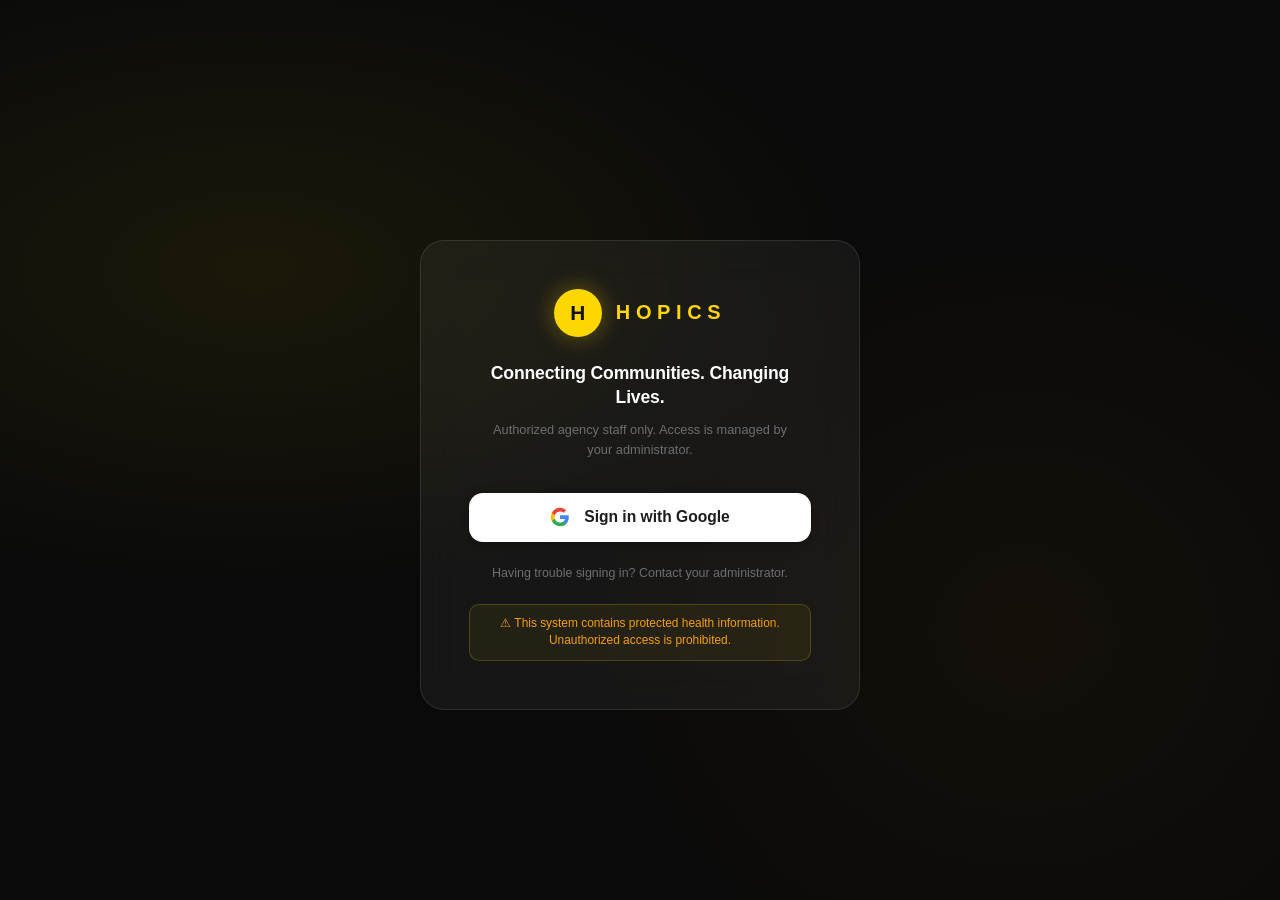
<file: all-referrals.html>
<!DOCTYPE html>
<html lang="en">
<head>
    <meta charset="UTF-8">
    <meta name="viewport" content="width=device-width, initial-scale=1.0">
    <title>HOPICS — All Referrals</title>
    <link rel="stylesheet" href="styles.css">
    <script src="hopics-utils.js"></script>
    <style>
        /* ── Modal ── */
        .modal-overlay {
            display: none;
            position: fixed;
            inset: 0;
            background: rgba(0, 0, 0, 0.4);
            backdrop-filter: blur(4px);
            -webkit-backdrop-filter: blur(4px);
            z-index: 100;
            align-items: center;
            justify-content: center;
            padding: 1.5rem;
        }

        .modal-overlay.open { display: flex; animation: fadeIn 0.2s ease; }

        @keyframes fadeIn {
            from { opacity: 0; }
            to   { opacity: 1; }
        }

        .modal-box {
            background: #ffffff;
            border-radius: 20px;
            padding: 2rem;
            width: 100%;
            max-width: 580px;
            max-height: 90vh;
            overflow-y: auto;
            box-shadow: 0 24px 60px rgba(0, 0, 0, 0.18);
            animation: scaleIn 0.2s ease;
        }

        @keyframes scaleIn {
            from { opacity: 0; transform: scale(0.96); }
            to   { opacity: 1; transform: scale(1); }
        }

        .modal-header {
            display: flex;
            justify-content: space-between;
            align-items: center;
            margin-bottom: 1.75rem;
        }

        .modal-header h2 {
            font-size: 1.25rem;
            font-weight: 700;
            letter-spacing: -0.02em;
            color: #1d1d1f;
        }

        .modal-close {
            width: 32px;
            height: 32px;
            border-radius: 50%;
            border: none;
            background: #f5f5f7;
            color: #6e6e73;
            cursor: pointer;
            display: grid;
            place-items: center;
            transition: background 0.2s ease, color 0.2s ease;
        }

        .modal-close:hover { background: #e5e5ea; color: #1d1d1f; }

        .modal-form-row {
            display: grid;
            grid-template-columns: repeat(2, 1fr);
            gap: 1.25rem;
            margin-bottom: 1.25rem;
        }

        .modal-footer {
            display: flex;
            gap: 0.75rem;
            justify-content: flex-end;
            margin-top: 1.75rem;
            padding-top: 1.25rem;
            border-top: 1px solid #f5f5f7;
        }

        /* ── Filter panel ── */
        .filter-panel {
            background: #f5f5f7;
            border-radius: 14px;
            padding: 1rem 1.25rem;
            margin-bottom: 1.25rem;
            display: flex;
            flex-direction: column;
            gap: 0.75rem;
        }

        .filter-row {
            display: flex;
            align-items: center;
            gap: 0.75rem;
            flex-wrap: wrap;
        }

        .filter-group {
            display: flex;
            flex-direction: column;
            gap: 0.25rem;
            min-width: 140px;
        }

        .filter-group label {
            font-size: 0.75rem;
            font-weight: 600;
            color: #6e6e73;
            text-transform: uppercase;
            letter-spacing: 0.04em;
        }

        .filter-select, .filter-input {
            padding: 0.55rem 0.875rem;
            border-radius: 10px;
            border: 1px solid #d2d2d7;
            background: #ffffff;
            font-size: 0.85rem;
            font-weight: 500;
            color: #1d1d1f;
            appearance: none;
            cursor: pointer;
            transition: border-color 0.2s ease;
            width: 100%;
        }

        .filter-select {
            padding-right: 2.25rem;
            background-image: url("data:image/svg+xml,%3Csvg xmlns='http://www.w3.org/2000/svg' width='14' height='14' viewBox='0 0 24 24' fill='none' stroke='%23aeaeb2' stroke-width='2.5' stroke-linecap='round' stroke-linejoin='round'%3E%3Cpolyline points='6 9 12 15 18 9'/%3E%3C/svg%3E");
            background-repeat: no-repeat;
            background-position: right 0.75rem center;
        }

        .filter-select:focus, .filter-input:focus {
            outline: none;
            border-color: #ffd700;
            box-shadow: 0 0 0 3px rgba(255, 215, 0, 0.18);
        }

        .filter-input::placeholder { color: #aeaeb2; }

        .filter-actions {
            display: flex;
            align-items: flex-end;
            gap: 0.5rem;
        }

        .btn-reset {
            padding: 0.55rem 1rem;
            border-radius: 10px;
            border: 1px solid #d2d2d7;
            background: #fff;
            font-size: 0.8rem;
            font-weight: 600;
            color: #6e6e73;
            cursor: pointer;
            white-space: nowrap;
            transition: background 0.15s;
        }
        .btn-reset:hover { background: #e5e5ea; }

        .empty-state {
            padding: 3rem 1rem;
            text-align: center;
        }

        .empty-state p { color: #aeaeb2; font-size: 0.9rem; }

        /* ── Stats Bar ── */
        .stats-bar {
            display: grid;
            grid-template-columns: repeat(5, 1fr);
            gap: 1rem;
            margin-bottom: 1.5rem;
        }

        .stat-box {
            background: #ffffff;
            border-radius: 14px;
            padding: 1.25rem 1.5rem;
            box-shadow: 0 1px 2px rgba(0,0,0,0.05), 0 4px 16px rgba(0,0,0,0.04);
            display: flex;
            flex-direction: column;
            gap: 0.35rem;
        }

        .stat-box-label {
            font-size: 0.72rem;
            font-weight: 600;
            text-transform: uppercase;
            letter-spacing: 0.06em;
            color: #aeaeb2;
        }

        .stat-box-value {
            font-size: 2rem;
            font-weight: 800;
            color: #1d1d1f;
            letter-spacing: -0.03em;
            line-height: 1;
        }

        .stat-box-value.accent { color: #b45309; }
        .stat-box-value.blue   { color: #0369a1; }
        .stat-box-value.green  { color: #166534; }

        @media (max-width: 900px) {
            .stats-bar { grid-template-columns: repeat(2, 1fr); }
        }

        @media (max-width: 480px) {
            .stats-bar { grid-template-columns: 1fr 1fr; }
        }

        /* ── Referral Cards ── */
        .referrals-grid {
            display: grid;
            grid-template-columns: repeat(auto-fill, minmax(290px, 1fr));
            gap: 1.125rem;
            padding: 0.25rem 0;
        }

        .referral-card {
            background: #fff;
            border-radius: 16px;
            border: 1px solid #e5e5ea;
            padding: 1.125rem 1.25rem;
            display: flex;
            flex-direction: column;
            gap: 0.75rem;
            box-shadow: 0 2px 8px rgba(0,0,0,0.04);
            transition: box-shadow 0.2s ease, transform 0.2s ease;
        }

        .referral-card:hover {
            box-shadow: 0 6px 24px rgba(0,0,0,0.1);
            transform: translateY(-2px);
        }

        .referral-card-top {
            display: flex;
            align-items: center;
            gap: 0.875rem;
        }

        .referral-avatar {
            width: 46px;
            height: 46px;
            border-radius: 50%;
            display: flex;
            align-items: center;
            justify-content: center;
            font-size: 0.95rem;
            font-weight: 800;
            flex-shrink: 0;
            color: #1a1a1a;
        }

        .referral-card-identity { flex: 1; min-width: 0; }

        .referral-client-name {
            font-size: 0.975rem;
            font-weight: 700;
            color: #1d1d1f;
            text-decoration: none;
            display: block;
            white-space: nowrap;
            overflow: hidden;
            text-overflow: ellipsis;
            transition: color 0.15s;
        }

        .referral-client-name:hover { color: #b45309; }

        .referral-hmis {
            font-size: 0.72rem;
            color: #aeaeb2;
            margin-top: 0.15rem;
        }

        .referral-card-pills {
            display: flex;
            flex-wrap: wrap;
            gap: 0.35rem;
        }

        .referral-card-program {
            display: flex;
            align-items: center;
            gap: 0.375rem;
            flex-wrap: wrap;
        }

        .referral-card-program .prog-name {
            background: #f5f5f7;
            border-radius: 6px;
            padding: 0.15rem 0.55rem;
            font-weight: 500;
            color: #1d1d1f;
            font-size: 0.75rem;
        }

        .referral-card-program .prog-arrow { color: #aeaeb2; font-size: 0.875rem; }

        .referral-card-footer {
            display: flex;
            align-items: center;
            justify-content: space-between;
            padding-top: 0.625rem;
            border-top: 1px solid #f5f5f7;
            gap: 0.5rem;
        }

        .referral-card-date { font-size: 0.75rem; color: #aeaeb2; }

        .referral-card-actions { display: flex; gap: 0.375rem; }

        @media (max-width: 640px) {
            .modal-form-row { grid-template-columns: 1fr; }
        }
    </style>
</head>
<body>
<!-- Fixed profile button top-right -->
<div id="profileBtn" onclick="window.location.href='staff-profile.html'">
    <div id="sidebarAvatar" style="width:30px;height:30px;border-radius:50%;background:#ffd700;display:grid;place-items:center;font-weight:800;font-size:0.7rem;color:#111;flex-shrink:0;overflow:hidden;">?</div>
    <span id="sidebarName" style="font-size:0.78rem;font-weight:600;color:#f5f5f7;max-width:120px;overflow:hidden;text-overflow:ellipsis;white-space:nowrap;"></span>
</div>

    <div class="app-shell">
        <aside class="app-sidebar">
            <div class="sidebar-brand">
                <div class="brand-mark">H</div>
                <h2>HOPICS</h2>
            </div>

            <nav class="sidebar-nav">
                <a href="dashboard.html">
                    <svg xmlns="http://www.w3.org/2000/svg" width="16" height="16" viewBox="0 0 24 24"
                         fill="none" stroke="currentColor" stroke-width="2" stroke-linecap="round" stroke-linejoin="round">
                        <rect x="3" y="3" width="7" height="7"/><rect x="14" y="3" width="7" height="7"/>
                        <rect x="14" y="14" width="7" height="7"/><rect x="3" y="14" width="7" height="7"/>
                    </svg>
                    <span>Dashboard</span>
                </a>
                <a href="clients.html">
                    <svg xmlns="http://www.w3.org/2000/svg" width="16" height="16" viewBox="0 0 24 24"
                         fill="none" stroke="currentColor" stroke-width="2" stroke-linecap="round" stroke-linejoin="round">
                        <path d="M17 21v-2a4 4 0 0 0-4-4H5a4 4 0 0 0-4 4v2"/>
                        <circle cx="9" cy="7" r="4"/>
                        <path d="M23 21v-2a4 4 0 0 0-3-3.87"/>
                        <path d="M16 3.13a4 4 0 0 1 0 7.75"/>
                    </svg>
                    <span>Clients</span>
                </a>
                <a href="referral.html">
                    <svg xmlns="http://www.w3.org/2000/svg" width="16" height="16" viewBox="0 0 24 24"
                         fill="none" stroke="currentColor" stroke-width="2" stroke-linecap="round" stroke-linejoin="round">
                        <path d="M14 2H6a2 2 0 0 0-2 2v16a2 2 0 0 0 2 2h12a2 2 0 0 0 2-2V8z"/>
                        <polyline points="14 2 14 8 20 8"/><line x1="12" y1="18" x2="12" y2="12"/>
                        <line x1="9" y1="15" x2="15" y2="15"/>
                    </svg>
                    <span>New Referral</span>
                </a>
                <a href="my-referrals.html">
                    <svg xmlns="http://www.w3.org/2000/svg" width="16" height="16" viewBox="0 0 24 24"
                         fill="none" stroke="currentColor" stroke-width="2" stroke-linecap="round" stroke-linejoin="round">
                        <path d="M16 4h.01"/><path d="M16 20h.01"/><path d="M8 4h.01"/><path d="M8 20h.01"/>
                        <path d="M12 4h.01"/><path d="M12 20h.01"/><path d="M4 8h.01"/><path d="M4 12h.01"/>
                        <path d="M4 16h.01"/><path d="M20 8h.01"/><path d="M20 12h.01"/><path d="M20 16h.01"/>
                    </svg>
                    <span>My Referrals</span>
                </a>
                <a href="messages.html">
                    <svg xmlns="http://www.w3.org/2000/svg" width="16" height="16" viewBox="0 0 24 24"
                         fill="none" stroke="currentColor" stroke-width="2" stroke-linecap="round" stroke-linejoin="round">
                        <path d="M21 15a2 2 0 0 1-2 2H7l-4 4V5a2 2 0 0 1 2-2h14a2 2 0 0 1 2 2z"/>
                    </svg>
                    <span>Messages</span>
                </a>
                <a href="community.html">
                    <svg xmlns="http://www.w3.org/2000/svg" width="16" height="16" viewBox="0 0 24 24"
                         fill="none" stroke="currentColor" stroke-width="2" stroke-linecap="round" stroke-linejoin="round">
                        <path d="M17 18a2 2 0 0 0-2-2H9a2 2 0 0 0-2 2"/>
                        <circle cx="12" cy="9" r="3"/>
                        <path d="M22 20a10 10 0 1 0-20 0"/>
                    </svg>
                    <span>Community</span>
                </a>
                <a href="all-referrals.html" id="allReferralsLink" class="active">
                    <svg xmlns="http://www.w3.org/2000/svg" width="16" height="16" viewBox="0 0 24 24" fill="none" stroke="currentColor" stroke-width="2" stroke-linecap="round" stroke-linejoin="round">
                        <line x1="8" y1="6" x2="21" y2="6"/><line x1="8" y1="12" x2="21" y2="12"/><line x1="8" y1="18" x2="21" y2="18"/>
                        <line x1="3" y1="6" x2="3.01" y2="6"/><line x1="3" y1="12" x2="3.01" y2="12"/><line x1="3" y1="18" x2="3.01" y2="18"/>
                    </svg>
                    <span>All Referrals</span>
                </a>
                <a href="admin.html" id="adminLink" style="display:none;">
                    <svg xmlns="http://www.w3.org/2000/svg" width="16" height="16" viewBox="0 0 24 24"
                         fill="none" stroke="currentColor" stroke-width="2" stroke-linecap="round" stroke-linejoin="round">
                        <path d="M12 22s8-4 8-10V5l-8-3-8 3v7c0 6 8 10 8 10z"/>
                    </svg>
                    <span>Admin</span>
                </a>
                <a href="index.html" onclick="sessionStorage.removeItem('hopics_user')">
                    <svg xmlns="http://www.w3.org/2000/svg" width="16" height="16" viewBox="0 0 24 24"
                         fill="none" stroke="currentColor" stroke-width="2" stroke-linecap="round" stroke-linejoin="round">
                        <path d="M9 21H5a2 2 0 0 1-2-2V5a2 2 0 0 1 2-2h4"/>
                        <polyline points="16 17 21 12 16 7"/>
                        <line x1="21" y1="12" x2="9" y2="12"/>
                    </svg>
                    <span>Sign Out</span>
                </a>
            </nav>
        </aside>

        <main class="app-main">
            <section class="dashboard-header">
                <div>
                    <h1>All Referrals</h1>
                    <p>Complete referral history across all programs and staff.</p>
                </div>
                <div>
                    <a class="btn btn-primary" href="referral.html">
                        <svg xmlns="http://www.w3.org/2000/svg" width="13" height="13" viewBox="0 0 24 24"
                             fill="none" stroke="currentColor" stroke-width="2.5" stroke-linecap="round" stroke-linejoin="round">
                            <line x1="12" y1="5" x2="12" y2="19"/><line x1="5" y1="12" x2="19" y2="12"/>
                        </svg>
                        New Referral
                    </a>
                </div>
            </section>

            <!-- Filter panel -->
            <div class="filter-panel">
                <div class="filter-row">
                    <div class="filter-group" style="min-width:200px;flex:1;">
                        <label for="searchFilter">Search Client</label>
                        <input class="filter-input" type="text" id="searchFilter" placeholder="Name or HMIS ID…">
                    </div>
                    <div class="filter-group">
                        <label for="statusFilter">Status</label>
                        <select class="filter-select" id="statusFilter">
                            <option value="">All Statuses</option>
                            <option value="pending">Pending</option>
                            <option value="in-progress">In Progress</option>
                            <option value="completed">Completed</option>
                            <option value="closed">Closed</option>
                        </select>
                    </div>
                    <div class="filter-group">
                        <label for="urgencyFilter">Urgency</label>
                        <select class="filter-select" id="urgencyFilter">
                            <option value="">All Urgencies</option>
                            <option value="low">Low</option>
                            <option value="medium">Medium</option>
                            <option value="high">High</option>
                            <option value="critical">Critical</option>
                        </select>
                    </div>
                    <div class="filter-group">
                        <label for="categoryFilter">Category</label>
                        <select class="filter-select" id="categoryFilter">
                            <option value="">All Categories</option>
                        </select>
                    </div>
                </div>
                <div class="filter-row">
                    <div class="filter-group">
                        <label for="fromProgramFilter">From Program</label>
                        <select class="filter-select" id="fromProgramFilter">
                            <option value="">All Programs</option>
                        </select>
                    </div>
                    <div class="filter-group">
                        <label for="toProgramFilter">To Program</label>
                        <select class="filter-select" id="toProgramFilter">
                            <option value="">All Programs</option>
                        </select>
                    </div>
                    <div class="filter-group">
                        <label for="staffFilter">Submitted By</label>
                        <select class="filter-select" id="staffFilter">
                            <option value="">All Staff</option>
                        </select>
                    </div>
                    <div class="filter-group">
                        <label for="dateFromFilter">Date From</label>
                        <input class="filter-input" type="date" id="dateFromFilter">
                    </div>
                    <div class="filter-group">
                        <label for="dateToFilter">Date To</label>
                        <input class="filter-input" type="date" id="dateToFilter">
                    </div>
                    <div class="filter-actions">
                        <button class="btn-reset" onclick="resetFilters()">Reset Filters</button>
                    </div>
                </div>
            </div>

            <!-- Stats bar -->
            <div class="stats-bar" id="statsBar">
                <div class="stat-box">
                    <div class="stat-box-label">Total</div>
                    <div class="stat-box-value" id="statTotal">—</div>
                </div>
                <div class="stat-box">
                    <div class="stat-box-label">Pending</div>
                    <div class="stat-box-value accent" id="statPending">—</div>
                </div>
                <div class="stat-box">
                    <div class="stat-box-label">In Progress</div>
                    <div class="stat-box-value blue" id="statInProgress">—</div>
                </div>
                <div class="stat-box">
                    <div class="stat-box-label">Completed</div>
                    <div class="stat-box-value green" id="statCompleted">—</div>
                </div>
                <div class="stat-box">
                    <div class="stat-box-label">Closed</div>
                    <div class="stat-box-value" id="statClosed" style="color:#6e6e73;">—</div>
                </div>
            </div>

            <section class="card">
                <div style="display:flex;justify-content:space-between;align-items:center;margin-bottom:0.25rem;flex-wrap:wrap;gap:.5rem;">
                    <div class="card-title">All Referrals</div>
                    <div style="display:flex;align-items:center;gap:.625rem;">
                        <span id="referralCount" style="font-size:0.825rem;color:#aeaeb2;"></span>
                        <button class="btn btn-secondary" onclick="exportReferrals()" style="font-size:0.8rem;padding:0.4rem 0.875rem;">
                            <svg xmlns="http://www.w3.org/2000/svg" width="13" height="13" viewBox="0 0 24 24" fill="none" stroke="currentColor" stroke-width="2.5" stroke-linecap="round" stroke-linejoin="round" style="margin-right:.35rem;">
                                <path d="M21 15v4a2 2 0 0 1-2 2H5a2 2 0 0 1-2-2v-4"/>
                                <polyline points="7 10 12 15 17 10"/>
                                <line x1="12" y1="15" x2="12" y2="3"/>
                            </svg>
                            Export CSV
                        </button>
                    </div>
                </div>
                <div class="referrals-grid" id="referralsGrid"></div>
            </section>
        </main>
    </div>

    <!-- Edit Modal -->
    <div class="modal-overlay" id="editModal" onclick="handleOverlayClick(event)">
        <div class="modal-box">
            <div class="modal-header">
                <h2>Edit Referral</h2>
                <button class="modal-close" onclick="closeModal()" aria-label="Close">
                    <svg xmlns="http://www.w3.org/2000/svg" width="14" height="14" viewBox="0 0 24 24"
                         fill="none" stroke="currentColor" stroke-width="2.5" stroke-linecap="round" stroke-linejoin="round">
                        <line x1="18" y1="6" x2="6" y2="18"/><line x1="6" y1="6" x2="18" y2="18"/>
                    </svg>
                </button>
            </div>

            <form id="editForm">
                <input type="hidden" id="editId" name="id">

                <div class="modal-form-row">
                    <div class="input-group">
                        <label class="input-label" for="editClientName">Client Name</label>
                        <input class="input-field" type="text" id="editClientName" name="clientName" required>
                    </div>
                    <div class="input-group">
                        <label class="input-label" for="editClientDOB">Date of Birth</label>
                        <input class="input-field" type="date" id="editClientDOB" name="clientDOB">
                    </div>
                </div>

                <div class="modal-form-row">
                    <div class="input-group">
                        <label class="input-label" for="editReferralSource">Referral Source</label>
                        <select class="input-field" id="editReferralSource" name="referralSource">
                            <option value="street">Street Outreach</option>
                            <option value="shelter">Shelter</option>
                            <option value="hospital">Hospital</option>
                            <option value="self">Self-Referral</option>
                            <option value="other">Other</option>
                        </select>
                    </div>
                    <div class="input-group">
                        <label class="input-label" for="editServiceCategory">Service Category</label>
                        <select class="input-field" id="editServiceCategory" name="serviceCategory">
                            <option value="housing">Housing</option>
                            <option value="medical">Medical</option>
                            <option value="mental-health">Mental Health</option>
                            <option value="substance-abuse">Substance Abuse</option>
                            <option value="employment">Employment</option>
                        </select>
                    </div>
                </div>

                <div class="modal-form-row">
                    <div class="input-group">
                        <label class="input-label" for="editUrgency">Urgency</label>
                        <select class="input-field" id="editUrgency" name="urgency">
                            <option value="low">Low</option>
                            <option value="medium">Medium</option>
                            <option value="high">High</option>
                            <option value="critical">Critical</option>
                        </select>
                    </div>
                    <div class="input-group">
                        <label class="input-label" for="editStatus">Status</label>
                        <select class="input-field" id="editStatus" name="status">
                            <option value="pending">Pending</option>
                            <option value="in-progress">In Progress</option>
                            <option value="completed">Completed</option>
                            <option value="closed">Closed</option>
                        </select>
                    </div>
                </div>

                <div class="modal-form-row">
                    <div class="input-group">
                        <label class="input-label" for="editFromProgram">From Program</label>
                        <select class="input-field" id="editFromProgram" name="fromProgram">
                            <option value="">— Select —</option>
                        </select>
                    </div>
                    <div class="input-group">
                        <label class="input-label" for="editToProgram">To Program</label>
                        <select class="input-field" id="editToProgram" name="toProgram">
                            <option value="">— Select —</option>
                        </select>
                    </div>
                </div>

                <div class="input-group" style="margin-top:1.25rem;">
                    <label class="input-label" for="editAssessmentNotes">Assessment Notes</label>
                    <textarea class="input-field" id="editAssessmentNotes" name="assessmentNotes" rows="4"
                              placeholder="Notes about the client or referral..."></textarea>
                </div>

                <div class="modal-footer">
                    <button type="button" onclick="closeModal()" class="btn btn-secondary">Cancel</button>
                    <button type="submit" class="btn btn-primary" id="editSaveBtn">Save Changes</button>
                </div>
            </form>
        </div>
    </div>

    <!-- Profile Modal -->
    <div id="profileModal" style="display:none;position:fixed;inset:0;z-index:1000;background:rgba(0,0,0,0.5);backdrop-filter:blur(4px);" onclick="if(event.target===this)closeProfileModal()">
        <div style="position:absolute;top:50%;left:50%;transform:translate(-50%,-50%);background:#1c1c1e;border:1px solid rgba(255,255,255,0.1);border-radius:20px;padding:2rem;width:100%;max-width:400px;margin:1rem;">
            <div style="display:flex;justify-content:space-between;align-items:center;margin-bottom:1.5rem;">
                <h3 style="color:#f5f5f7;font-size:1.1rem;font-weight:700;margin:0;">My Profile</h3>
                <button onclick="closeProfileModal()" style="background:none;border:none;color:#6e6e73;cursor:pointer;font-size:1.2rem;">✕</button>
            </div>
            <div style="display:flex;flex-direction:column;align-items:center;margin-bottom:1.25rem;gap:0.5rem;">
                <div id="profileAvatar" style="width:80px;height:80px;border-radius:50%;background:#ffd700;display:grid;place-items:center;font-weight:800;font-size:1.6rem;color:#111;overflow:hidden;margin-bottom:0.25rem;"></div>
                <div id="profileName" style="color:#f5f5f7;font-size:1.15rem;font-weight:700;"></div>
                <div id="profileEmail" style="color:#aeaeb2;font-size:0.82rem;"></div>
                <div id="profileRole" style="background:rgba(255,215,0,0.12);color:#ffd700;font-size:0.75rem;font-weight:600;text-transform:capitalize;padding:0.2rem 0.75rem;border-radius:20px;border:1px solid rgba(255,215,0,0.25);"></div>
                <label style="font-size:0.75rem;color:#6e6e73;cursor:pointer;margin-top:0.25rem;">
                    <input type="file" id="photoUpload" accept="image/*" style="display:none;" onchange="handlePhotoUpload(this)">
                    Change Photo
                </label>
            </div>
            <div style="height:1px;background:rgba(255,255,255,0.08);margin-bottom:1.25rem;"></div>
            <button onclick="signOut()" style="margin-top:1.5rem;width:100%;padding:0.75rem;border-radius:10px;border:1px solid rgba(239,68,68,0.3);background:rgba(239,68,68,0.1);color:#fca5a5;font-size:0.875rem;font-weight:600;cursor:pointer;">Sign Out</button>
        </div>
    </div>

    <script>
    /* ── Profile widget ── */
    (function initProfileWidget() {
        const sess = JSON.parse(sessionStorage.getItem('hopics_user') || '{}');
        if (!sess.email) return;

        function getInitials(name) {
            if (!name) return '?';
            const p = name.trim().split(' ');
            return p.length >= 2 ? (p[0][0] + p[p.length-1][0]).toUpperCase() : name.slice(0,2).toUpperCase();
        }

        const savedPhoto = localStorage.getItem('hopics_profile_photo_' + sess.email);
        const avatarContent = savedPhoto
            ? `<img src="${savedPhoto}" style="width:100%;height:100%;object-fit:cover;">`
            : getInitials(sess.name || sess.email);

        const sidebarAv = document.getElementById('sidebarAvatar');
        const sidebarNm = document.getElementById('sidebarName');
        if (sidebarAv) { sidebarAv.innerHTML = avatarContent; if (savedPhoto) sidebarAv.style.background = 'transparent'; }
        if (sidebarNm) sidebarNm.textContent = sess.name || sess.email;
    })();

    function openProfileModal() {
        const sess = JSON.parse(sessionStorage.getItem('hopics_user') || '{}');
        function getInitials(name) {
            if (!name) return '?';
            const p = name.trim().split(' ');
            return p.length >= 2 ? (p[0][0] + p[p.length-1][0]).toUpperCase() : name.slice(0,2).toUpperCase();
        }
        const savedPhoto = localStorage.getItem('hopics_profile_photo_' + sess.email);
        const avEl = document.getElementById('profileAvatar');
        if (avEl) {
            avEl.innerHTML = savedPhoto ? `<img src="${savedPhoto}" style="width:100%;height:100%;object-fit:cover;">` : getInitials(sess.name || sess.email);
            avEl.style.background = savedPhoto ? 'transparent' : '#ffd700';
        }
        const nm = document.getElementById('profileName');  if (nm) nm.textContent = sess.name  || '—';
        const em = document.getElementById('profileEmail'); if (em) em.textContent = sess.email || '—';
        const rl = document.getElementById('profileRole');  if (rl) rl.textContent = (sess.role || '').replace(/_/g, ' ');
        document.getElementById('profileModal').style.display = 'block';
    }

    function closeProfileModal() {
        document.getElementById('profileModal').style.display = 'none';
    }

    function handlePhotoUpload(input) {
        const file = input.files[0];
        if (!file) return;
        const reader = new FileReader();
        reader.onload = function(e) {
            const dataUrl = e.target.result;
            const sess = JSON.parse(sessionStorage.getItem('hopics_user') || '{}');
            localStorage.setItem('hopics_profile_photo_' + sess.email, dataUrl);
            const img = `<img src="${dataUrl}" style="width:100%;height:100%;object-fit:cover;">`;
            const avEl = document.getElementById('profileAvatar');
            if (avEl) { avEl.innerHTML = img; avEl.style.background = 'transparent'; }
            const sbAv = document.getElementById('sidebarAvatar');
            if (sbAv) { sbAv.innerHTML = img; sbAv.style.background = 'transparent'; }
        };
        reader.readAsDataURL(file);
    }

    function signOut() {
        sessionStorage.removeItem('hopics_user');
        window.location.href = 'login.html';
    }
    </script>

    <script>
        /* ── Auth guard: admin/supervisor only ── */
        (function() {
            const sess = JSON.parse(sessionStorage.getItem('hopics_user') || '{}');
            if (!sess.email) { window.location.replace('login.html'); return; }
            const role = (sess.role || '').toLowerCase();
            if (role !== 'admin' && role !== 'supervisor') {
                window.location.replace('dashboard.html');
            }
        })();

        const GOOGLE_SCRIPT_URL = 'https://script.google.com/macros/s/AKfycbxivCGau_AAvXVPa20svMiZKRmm2IXqk6vT7KL_nmnCcIR8pz2wwUHekONomebDaM0L2w/exec';

        let referralsData = [];

        const _sess = JSON.parse(sessionStorage.getItem('hopics_user') || '{}');
        const currentUserEmail = _sess.email || '';
        const currentUserName  = _sess.name  || '';
        const currentUserRole  = _sess.role  || '';
        const isAdmin = currentUserRole === 'admin' || currentUserRole === 'supervisor';

        const urgencyStyles = {
            low:      { bg: '#fff8e1', color: '#b45309' },
            medium:   { bg: '#e0f2fe', color: '#0369a1' },
            high:     { bg: '#fee2e2', color: '#991b1b' },
            critical: { bg: '#fdf2f8', color: '#86198f' },
        };

        const statusClass = {
            'pending':     'status-pending',
            'in-progress': 'status-progress',
            'completed':   'status-completed',
            'closed':      'status-closed',
        };

        const statusLabel = {
            'pending':     'Pending',
            'in-progress': 'In Progress',
            'completed':   'Completed',
            'closed':      'Closed',
        };

        /* ── Helpers ── */
        function normalizeStatus(val) {
            if (!val) return 'pending';
            var s = String(val).toLowerCase().trim();
            if (s.includes('gmt') || s.includes(' apr ') || s.includes(' jan ') ||
                s.includes(' feb ') || s.includes(' mar ') || s.includes(' may ') ||
                s.includes(' jun ') || s.includes(' jul ') || s.includes(' aug ') ||
                s.includes(' sep ') || s.includes(' oct ') || s.includes(' nov ') ||
                s.includes(' dec ') || /^\d{4}-\d{2}-\d{2}/.test(s)) return 'pending';
            if (s === 'in progress' || s === 'in-progress') return 'in-progress';
            if (s === 'completed' || s === 'complete') return 'completed';
            if (s === 'cancelled' || s === 'canceled') return 'cancelled';
            if (s === 'closed') return 'closed';
            return 'pending';
        }

        function fmtDate(d) {
            if (!d) return '';
            return new Date(d).toLocaleDateString('en-US', { month: 'short', day: 'numeric', year: 'numeric' });
        }

        function toTitle(s) {
            return String(s || '').replace(/-/g, ' ').replace(/\b\w/g, c => c.toUpperCase());
        }

        function getInitials(name) {
            if (!name || name === '?') return '?';
            const p = name.trim().split(' ');
            return p.length >= 2 ? (p[0][0] + p[p.length-1][0]).toUpperCase() : name.slice(0,2).toUpperCase();
        }

        function avatarColor(name) {
            const palettes = ['#ffd700','#a7f3d0','#bfdbfe','#fde68a','#e9d5ff','#fbcfe8','#fed7aa','#d1fae5','#cffafe','#f0abfc'];
            return palettes[(name || '?').charCodeAt(0) % palettes.length];
        }

        /* ── Stats bar ── */
        function updateStats(list) {
            const total      = list.length;
            const pending    = list.filter(r => normalizeStatus(r.status) === 'pending').length;
            const inProgress = list.filter(r => normalizeStatus(r.status) === 'in-progress').length;
            const completed  = list.filter(r => normalizeStatus(r.status) === 'completed').length;
            const closed     = list.filter(r => normalizeStatus(r.status) === 'closed').length;
            document.getElementById('statTotal').textContent      = total;
            document.getElementById('statPending').textContent    = pending;
            document.getElementById('statInProgress').textContent = inProgress;
            document.getElementById('statCompleted').textContent  = completed;
            const closedEl = document.getElementById('statClosed');
            if (closedEl) closedEl.textContent = closed;
        }

        /* ── Loading / empty states ── */
        function showLoading() {
            const grid = document.getElementById('referralsGrid');
            grid.innerHTML = `<div class="empty-state" style="grid-column:1/-1;"><p>Loading referrals…</p></div>`;
        }

        function showEmpty(msg) {
            const grid = document.getElementById('referralsGrid');
            grid.innerHTML = `<div class="empty-state" style="grid-column:1/-1;">${msg}</div>`;
            document.getElementById('referralCount').textContent = '0 referrals';
        }

        /* ── Render ── */
        function renderReferralCards() {
            const grid  = document.getElementById('referralsGrid');
            const count = document.getElementById('referralCount');

            const selectedStatus      = document.getElementById('statusFilter')?.value      || '';
            const selectedUrgency     = document.getElementById('urgencyFilter')?.value     || '';
            const selectedCategory    = document.getElementById('categoryFilter')?.value    || '';
            const selectedFromProgram = document.getElementById('fromProgramFilter')?.value || '';
            const selectedToProgram   = document.getElementById('toProgramFilter')?.value   || '';
            const selectedStaff       = document.getElementById('staffFilter')?.value       || '';
            const searchVal           = (document.getElementById('searchFilter')?.value     || '').toLowerCase().trim();
            const dateFrom            = document.getElementById('dateFromFilter')?.value    || '';
            const dateTo              = document.getElementById('dateToFilter')?.value      || '';

            const list = referralsData.filter(r => {
                const ns = normalizeStatus(r.status);
                if (selectedStatus      && ns !== selectedStatus) return false;
                if (selectedUrgency     && (r.urgency || '').toLowerCase() !== selectedUrgency) return false;
                if (selectedCategory    && (r.serviceCategory || '').toLowerCase() !== selectedCategory.toLowerCase()) return false;
                if (selectedFromProgram && (r.fromProgram || '') !== selectedFromProgram) return false;
                if (selectedToProgram   && (r.toProgram || '') !== selectedToProgram) return false;
                if (selectedStaff       && (r.staffEmail || r.submittedBy || '') !== selectedStaff) return false;
                if (searchVal) {
                    const nameMatch  = (r.clientName || '').toLowerCase().includes(searchVal);
                    const hmisMatch  = (r.hmisId || '').toLowerCase().includes(searchVal);
                    if (!nameMatch && !hmisMatch) return false;
                }
                if (dateFrom || dateTo) {
                    const ts = new Date(r.timestamp || r.created || 0);
                    if (dateFrom && ts < new Date(dateFrom)) return false;
                    if (dateTo   && ts > new Date(dateTo + 'T23:59:59')) return false;
                }
                return true;
            });

            count.textContent = `${list.length} referral${list.length !== 1 ? 's' : ''}`;
            updateStats(list);

            if (list.length === 0) {
                grid.innerHTML = `<div class="empty-state" style="grid-column:1/-1;"><p>No referrals match the selected filters.</p></div>`;
                return;
            }

            grid.innerHTML = list.map(r => {
                r.status = normalizeStatus(r.status);
                const urg = urgencyStyles[(r.urgency || '').toLowerCase()] || urgencyStyles.medium;
                const source    = r.fromProgram || r.referralSource || '—';
                const toProgram = r.toProgram   || '—';
                const profileUrl = r.hmisId
                    ? `client-profile.html?hmisId=${encodeURIComponent(r.hmisId)}&name=${encodeURIComponent(r.clientName || '')}`
                    : `client-profile.html?name=${encodeURIComponent(r.clientName || '')}`;
                const initials  = getInitials(r.clientName || '?');
                const avatarBg  = avatarColor(r.clientName);
                const submitted = r.submittedBy || r.staffName || '';
                const safeId    = (r.id || '').replace(/'/g, "\\'");
                const safeName  = (r.clientName || '').replace(/'/g, "\\'");
                // Admin always gets delete on this page
                const deleteBtn = `<button class="btn btn-secondary" style="background:#fee2e2;color:#991b1b;border-color:#fca5a5;font-size:0.75rem;padding:0.3rem 0.7rem;" onclick="deleteReferral('${safeId}','${safeName}')">Delete</button>`;
                return `<div class="referral-card">
                    <div class="referral-card-top">
                        <div class="referral-avatar" style="background:${avatarBg};">${initials}</div>
                        <div class="referral-card-identity">
                            <a href="${profileUrl}" class="referral-client-name">${r.clientName || '—'}</a>
                            <div class="referral-hmis">${r.hmisId ? 'HMIS: ' + r.hmisId : (submitted ? 'By: ' + submitted : '')}</div>
                        </div>
                    </div>
                    <div class="referral-card-pills">
                        <span class="status-pill" style="background:#f5f5f7;color:#1d1d1f;font-size:0.72rem;">${toTitle(r.serviceCategory || 'Unknown')}</span>
                        <span class="status-pill" style="background:${urg.bg};color:${urg.color};font-size:0.72rem;">${toTitle(r.urgency || 'Medium')}</span>
                        <span class="status-pill ${statusClass[r.status] || 'status-pending'}" style="font-size:0.72rem;">${statusLabel[r.status] || toTitle(r.status || '')}</span>
                    </div>
                    <div class="referral-card-program">
                        <span class="prog-name">${source}</span>
                        <span class="prog-arrow">→</span>
                        <span class="prog-name">${toProgram}</span>
                    </div>
                    <div class="referral-card-footer">
                        <span class="referral-card-date">${fmtDate(r.timestamp || r.created)}</span>
                        <div class="referral-card-actions">
                            <button class="btn btn-secondary" style="font-size:0.75rem;padding:0.3rem 0.7rem;" onclick="openEdit('${safeId}')">Edit</button>
                            ${deleteBtn}
                        </div>
                    </div>
                </div>`;
            }).join('');
        }

        /* ── Load all referrals (no server-side filter) ── */
        function loadReferrals() {
            showLoading();

            // No staffEmail/program filter — load all referrals
            gasGet('listReferrals').then(function(data) {
                if (Array.isArray(data)) {
                    referralsData = data;
                } else if (data && data.success && Array.isArray(data.referrals)) {
                    referralsData = data.referrals;
                } else {
                    referralsData = [];
                    console.warn('Unexpected response from GAS:', data);
                }
                updateStats(referralsData);
                populateCategoryFilter(referralsData);
                renderReferralCards();
            }).catch(function() {
                showEmpty('<p style="margin:0 0 0.75rem;">Could not reach the server.</p><button onclick="loadReferrals()" style="padding:0.5rem 1.25rem;background:#ffd700;border:none;border-radius:8px;font-weight:600;cursor:pointer;">Retry</button>');
            });
        }

        /* ── Delete ── */
        function deleteReferral(id, clientName) {
            if (!confirm('Delete referral for ' + clientName + '? This cannot be undone.')) return;
            fetch(GOOGLE_SCRIPT_URL, {
                method: 'POST',
                mode: 'no-cors',
                headers: { 'Content-Type': 'application/x-www-form-urlencoded' },
                body: new URLSearchParams({ action: 'deleteReferral', id, deletedBy: currentUserName, staffEmail: currentUserEmail }).toString()
            }).catch(function() {});
            referralsData = referralsData.filter(r => r.id !== id);
            renderReferralCards();
            showToast('Referral deleted', 'success');
        }

        /* ── Edit modal ── */
        let _pendingEditPrograms = null;

        function openEdit(id) {
            const r = referralsData.find(x => x.id === id);
            if (!r) return;
            document.getElementById('editId').value              = r.id              || '';
            document.getElementById('editClientName').value      = r.clientName      || '';
            document.getElementById('editClientDOB').value       = r.clientDOB       || '';
            document.getElementById('editReferralSource').value  = r.referralSource  || 'other';
            document.getElementById('editServiceCategory').value = r.serviceCategory || 'housing';
            document.getElementById('editUrgency').value         = (r.urgency || 'medium').toLowerCase();
            document.getElementById('editStatus').value          = normalizeStatus(r.status);
            document.getElementById('editAssessmentNotes').value = r.assessmentNotes || '';
            _pendingEditPrograms = { from: r.fromProgram || '', to: r.toProgram || '' };
            setEditProgramValues();
            document.getElementById('editModal').classList.add('open');
            document.body.style.overflow = 'hidden';
        }

        function setEditProgramValues() {
            if (!_pendingEditPrograms) return;
            const fp = document.getElementById('editFromProgram');
            const tp = document.getElementById('editToProgram');
            if (fp && fp.options.length > 1) {
                fp.value = _pendingEditPrograms.from || '';
                tp.value = _pendingEditPrograms.to   || '';
                _pendingEditPrograms = null;
            }
        }

        function closeModal() {
            document.getElementById('editModal').classList.remove('open');
            document.body.style.overflow = '';
        }

        function handleOverlayClick(e) {
            if (e.target === document.getElementById('editModal')) closeModal();
        }

        /* ── Load programs into edit modal and filter dropdowns ── */
        (function loadProgramsForFiltersAndEdit() {
            gasGet('listPrograms').then(function(data) {
                if (!data || !data.success || !Array.isArray(data.programs)) return;

                const active = data.programs.filter(p => !p.status || p.status.toLowerCase() !== 'inactive');

                // Populate From Program and To Program filter dropdowns
                ['fromProgramFilter', 'toProgramFilter'].forEach(function(filterId) {
                    const filterSel = document.getElementById(filterId);
                    if (!filterSel) return;
                    active.forEach(function(p) {
                        const name = p.programName || p.name || '';
                        if (!name) return;
                        const opt = document.createElement('option');
                        opt.value = name; opt.textContent = name;
                        filterSel.appendChild(opt);
                    });
                });

                // Populate edit modal from/to dropdowns
                ['editFromProgram', 'editToProgram'].forEach(function(selId) {
                    const sel = document.getElementById(selId);
                    if (!sel) return;
                    while (sel.options.length > 1) sel.remove(1);
                    active.forEach(function(p) {
                        const name = p.programName || p.name || '';
                        if (!name) return;
                        const opt = document.createElement('option');
                        opt.value = name; opt.textContent = name;
                        sel.appendChild(opt);
                    });
                });

                setEditProgramValues();
            }).catch(function() {});
        })();

        /* ── Load staff/users into filter dropdown ── */
        (function loadUsersForFilter() {
            gasGet('listUsers').then(function(data) {
                if (!data || !data.success || !Array.isArray(data.users)) return;
                const sel = document.getElementById('staffFilter');
                if (!sel) return;
                data.users.forEach(function(u) {
                    const email = u.email || '';
                    const name  = u.name  || email;
                    if (!email) return;
                    const opt = document.createElement('option');
                    opt.value = email; opt.textContent = name;
                    sel.appendChild(opt);
                });
            }).catch(function() {});
        })();

        /* ── Filter change listeners ── */
        ['statusFilter', 'urgencyFilter', 'categoryFilter', 'fromProgramFilter', 'toProgramFilter', 'staffFilter', 'dateFromFilter', 'dateToFilter'].forEach(function(id) {
            const el = document.getElementById(id);
            if (el) el.addEventListener('change', renderReferralCards);
        });
        const searchEl = document.getElementById('searchFilter');
        if (searchEl) {
            let _searchTimer;
            searchEl.addEventListener('input', function() {
                clearTimeout(_searchTimer);
                _searchTimer = setTimeout(renderReferralCards, 200);
            });
        }

        function resetFilters() {
            ['statusFilter','urgencyFilter','categoryFilter','fromProgramFilter','toProgramFilter','staffFilter'].forEach(function(id) {
                const el = document.getElementById(id);
                if (el) el.value = '';
            });
            ['dateFromFilter','dateToFilter','searchFilter'].forEach(function(id) {
                const el = document.getElementById(id);
                if (el) el.value = '';
            });
            renderReferralCards();
        }

        /* ── Populate category filter from loaded data ── */
        function populateCategoryFilter(referrals) {
            const cats = [...new Set(referrals.map(r => r.serviceCategory).filter(Boolean))].sort();
            const sel = document.getElementById('categoryFilter');
            if (!sel) return;
            const current = sel.value;
            sel.innerHTML = '<option value="">All Categories</option>' +
                cats.map(c => `<option value="${c}"${c === current ? ' selected' : ''}>${c}</option>`).join('');
        }

        /* ── Edit form submit ── */
        document.getElementById('editForm').addEventListener('submit', function(e) {
            e.preventDefault();
            const btn = document.getElementById('editSaveBtn');
            btn.textContent = 'Saving...';
            btn.disabled = true;

            const params = {
                id:              document.getElementById('editId').value,
                clientName:      document.getElementById('editClientName').value,
                clientDOB:       document.getElementById('editClientDOB').value,
                referralSource:  document.getElementById('editReferralSource').value,
                serviceCategory: document.getElementById('editServiceCategory').value,
                urgency:         document.getElementById('editUrgency').value,
                status:          document.getElementById('editStatus').value,
                fromProgram:     document.getElementById('editFromProgram').value,
                toProgram:       document.getElementById('editToProgram').value,
                assessmentNotes: document.getElementById('editAssessmentNotes').value,
            };

            // Optimistic local update
            const idx = referralsData.findIndex(r => r.id === params.id);
            if (idx !== -1) {
                referralsData[idx] = Object.assign({}, referralsData[idx], params);
            }

            fetch(GOOGLE_SCRIPT_URL, {
                method: 'POST',
                mode: 'no-cors',
                headers: { 'Content-Type': 'application/x-www-form-urlencoded' },
                body: new URLSearchParams(params).toString()
            }).catch(function() {}).finally(function() {
                closeModal();
                renderReferralCards();
                btn.textContent = 'Save Changes';
                btn.disabled = false;
                showToast('Referral updated', 'success');
            });
        });

        /* ── Export CSV ── */
        function exportReferrals() {
            if (!referralsData || !referralsData.length) { showToast('No data to export', 'error'); return; }
            const headers = ['Client', 'HMIS ID', 'Category', 'Urgency', 'From Program', 'To Program', 'Status', 'Submitted By', 'Staff Email', 'Date'];
            const rows = referralsData.map(r => [
                r.clientName      || '',
                r.hmisId          || '',
                r.serviceCategory || '',
                r.urgency         || '',
                r.fromProgram     || '',
                r.toProgram       || '',
                r.status          || '',
                r.submittedBy     || '',
                r.staffEmail      || '',
                r.timestamp ? new Date(r.timestamp).toLocaleDateString() : ''
            ]);
            exportArrayToCSV(headers, rows, 'all-referrals-' + new Date().toISOString().slice(0,10) + '.csv');
        }

        /* ── Show admin link and boot ── */
        const adminLinkEl = document.getElementById('adminLink');
        if (adminLinkEl) adminLinkEl.style.display = 'flex';
        const allReferralsLinkEl = document.getElementById('allReferralsLink');
        if (allReferralsLinkEl) allReferralsLinkEl.style.display = 'flex';

        loadReferrals();
    </script>
</body>
</html>
</file>
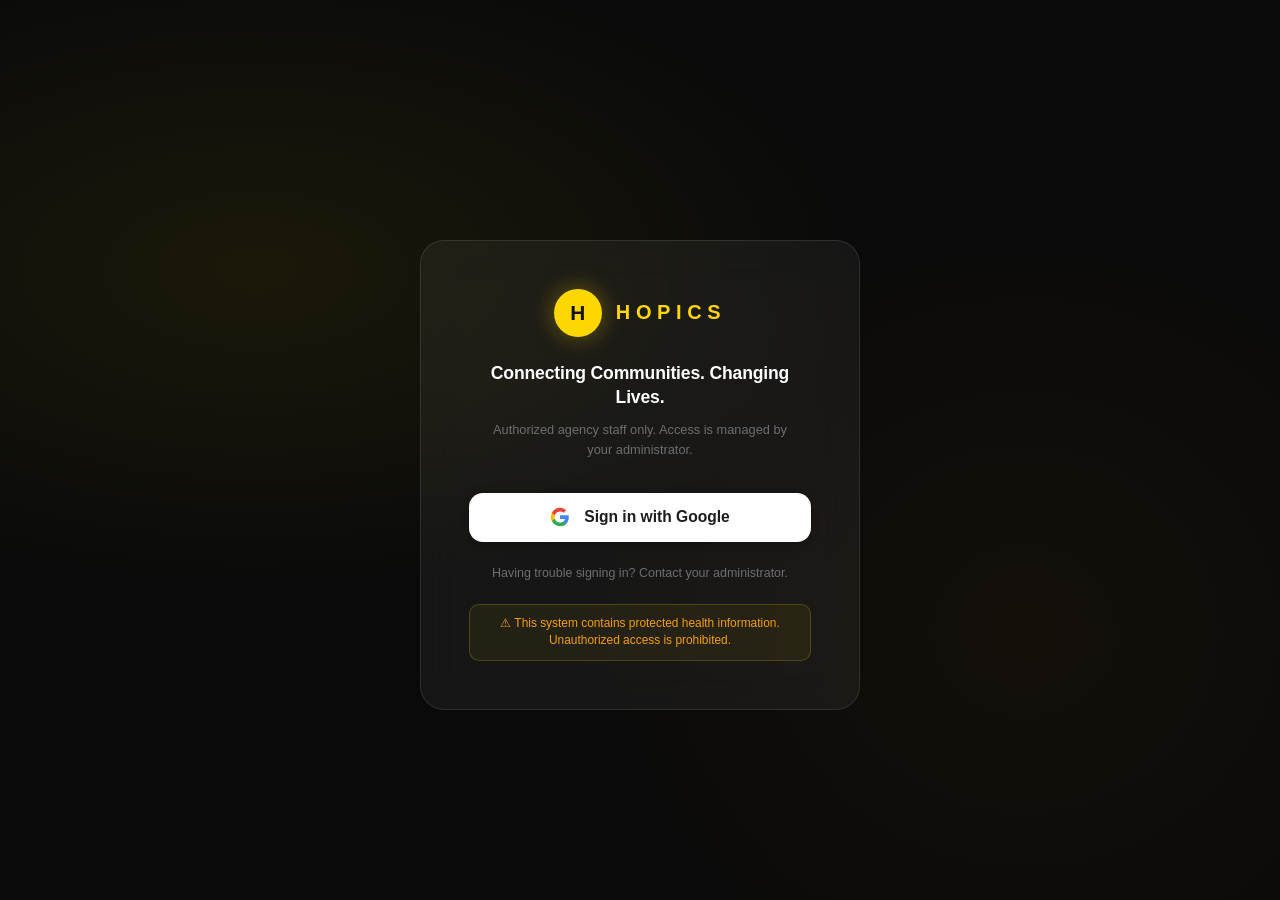
<file: client-profile.html>
<!DOCTYPE html>
<html lang="en">
<head>
    <meta charset="UTF-8">
    <meta name="viewport" content="width=device-width, initial-scale=1.0">
    <title>HOPICS — Client Profile</title>
    <link rel="stylesheet" href="styles.css">
    <script src="hopics-utils.js"></script>
    <style>
        /* ── Success Banner ── */
        .success-banner {
            display: flex;
            align-items: center;
            justify-content: space-between;
            gap: 1rem;
            background: #f0fdf4;
            border: 1px solid #bbf7d0;
            border-radius: 14px;
            padding: 1rem 1.25rem;
            margin-bottom: 1.5rem;
            animation: slideDown 0.35s ease;
        }

        @keyframes slideDown {
            from { opacity: 0; transform: translateY(-10px); }
            to   { opacity: 1; transform: translateY(0); }
        }

        .success-banner-inner {
            display: flex;
            align-items: center;
            gap: 0.875rem;
        }

        .success-icon {
            width: 34px;
            height: 34px;
            border-radius: 50%;
            background: #22c55e;
            display: grid;
            place-items: center;
            flex-shrink: 0;
        }

        .success-banner p { font-size: 0.9rem; color: #166534; font-weight: 500; }
        .success-banner strong { font-weight: 700; }

        .banner-dismiss {
            background: none;
            border: none;
            cursor: pointer;
            color: #86efac;
            padding: 0.25rem;
            display: flex;
            align-items: center;
            transition: color 0.2s ease;
            flex-shrink: 0;
        }

        .banner-dismiss:hover { color: #166534; }

        /* ── Client Header ── */
        .client-header {
            background: #ffffff;
            border-radius: 16px;
            padding: 1.75rem 2rem;
            box-shadow: 0 1px 2px rgba(0,0,0,0.05), 0 4px 16px rgba(0,0,0,0.04);
            display: flex;
            align-items: center;
            gap: 1.5rem;
            flex-wrap: wrap;
            margin-bottom: 1.25rem;
        }

        .client-avatar {
            width: 72px;
            height: 72px;
            border-radius: 50%;
            background: linear-gradient(135deg, #ffd700 0%, #f59e0b 100%);
            display: grid;
            place-items: center;
            font-size: 1.6rem;
            font-weight: 800;
            color: #111111;
            flex-shrink: 0;
            letter-spacing: -0.02em;
        }

        .client-header-info { flex: 1; min-width: 200px; }

        .client-name {
            font-size: 1.5rem;
            font-weight: 700;
            letter-spacing: -0.025em;
            color: #1d1d1f;
            margin-bottom: 0.5rem;
        }

        .client-meta {
            display: flex;
            align-items: center;
            gap: 0.75rem;
            flex-wrap: wrap;
        }

        .hmis-badge {
            display: inline-flex;
            align-items: center;
            gap: 0.4rem;
            background: #f5f5f7;
            border: 1px solid #d2d2d7;
            border-radius: 8px;
            padding: 0.3rem 0.7rem;
            font-size: 0.8rem;
            font-weight: 600;
            color: #1d1d1f;
        }

        .hmis-badge span { color: #aeaeb2; font-weight: 500; }

        .status-active {
            display: inline-flex;
            align-items: center;
            gap: 0.4rem;
            padding: 0.3rem 0.75rem;
            border-radius: 99px;
            font-size: 0.8rem;
            font-weight: 600;
            background: #dcfce7;
            color: #166534;
        }

        .status-active::before {
            content: '';
            width: 6px;
            height: 6px;
            border-radius: 50%;
            background: #22c55e;
        }

        .meta-pill {
            font-size: 0.8rem;
            color: #6e6e73;
            background: #f5f5f7;
            padding: 0.3rem 0.7rem;
            border-radius: 8px;
        }

        .client-header-actions {
            display: flex;
            gap: 0.625rem;
            flex-wrap: wrap;
            flex-shrink: 0;
        }

        /* ── Stats Row ── */
        .profile-stats {
            display: grid;
            grid-template-columns: repeat(4, 1fr);
            gap: 1rem;
            margin-bottom: 1.5rem;
        }

        .profile-stat {
            background: #ffffff;
            border-radius: 14px;
            padding: 1.25rem 1.5rem;
            box-shadow: 0 1px 2px rgba(0,0,0,0.05), 0 4px 16px rgba(0,0,0,0.04);
        }

        .profile-stat-label {
            font-size: 0.72rem;
            font-weight: 600;
            color: #aeaeb2;
            text-transform: uppercase;
            letter-spacing: 0.06em;
            margin-bottom: 0.5rem;
        }

        .profile-stat-value {
            font-size: 1.75rem;
            font-weight: 700;
            color: #1d1d1f;
            letter-spacing: -0.025em;
            line-height: 1;
        }

        .profile-stat-sub {
            font-size: 0.78rem;
            color: #aeaeb2;
            margin-top: 0.3rem;
        }

        /* ── Two-column layout ── */
        .profile-grid {
            display: grid;
            grid-template-columns: 1fr 380px;
            gap: 1.25rem;
            align-items: start;
        }

        .profile-left { display: flex; flex-direction: column; gap: 1.25rem; }
        .profile-right { display: flex; flex-direction: column; gap: 1.25rem; }

        /* ── Profile Fields ── */
        .profile-card {
            background: #ffffff;
            border-radius: 16px;
            padding: 1.75rem 2rem;
            box-shadow: 0 1px 2px rgba(0,0,0,0.05), 0 4px 16px rgba(0,0,0,0.04);
        }

        .profile-card-header {
            display: flex;
            justify-content: space-between;
            align-items: center;
            margin-bottom: 1.5rem;
            padding-bottom: 1rem;
            border-bottom: 1px solid #f5f5f7;
        }

        .profile-card-title {
            font-size: 1rem;
            font-weight: 700;
            color: #1d1d1f;
        }

        .profile-card-subtitle {
            font-size: 0.825rem;
            color: #aeaeb2;
            margin-top: 0.15rem;
        }

        .profile-fields {
            display: grid;
            grid-template-columns: repeat(2, 1fr);
            gap: 1.25rem 1.5rem;
        }

        .profile-fields.single { grid-template-columns: 1fr; }
        .profile-fields.three  { grid-template-columns: repeat(3, 1fr); }

        .field-span-2 { grid-column: span 2; }

        .profile-field { display: flex; flex-direction: column; gap: 0.3rem; }

        .field-label {
            font-size: 0.75rem;
            font-weight: 600;
            color: #aeaeb2;
            text-transform: uppercase;
            letter-spacing: 0.05em;
        }

        .field-value {
            font-size: 0.925rem;
            color: #1d1d1f;
            font-weight: 500;
            line-height: 1.4;
        }

        .field-value.empty { color: #aeaeb2; font-style: italic; font-weight: 400; }

        .field-input {
            display: none;
            width: 100%;
            padding: 0.625rem 0.875rem;
            border-radius: 10px;
            border: 1px solid #d2d2d7;
            background: #f5f5f7;
            font-size: 0.9rem;
            color: #1d1d1f;
            transition: border-color 0.2s, box-shadow 0.2s, background 0.2s;
        }

        .field-input:focus {
            outline: none;
            border-color: #ffd700;
            background: #ffffff;
            box-shadow: 0 0 0 3px rgba(255, 215, 0, 0.18);
        }

        select.field-input {
            appearance: none;
            background-image: url("data:image/svg+xml,%3Csvg xmlns='http://www.w3.org/2000/svg' width='14' height='14' viewBox='0 0 24 24' fill='none' stroke='%23aeaeb2' stroke-width='2.5' stroke-linecap='round' stroke-linejoin='round'%3E%3Cpolyline points='6 9 12 15 18 9'/%3E%3C/svg%3E");
            background-repeat: no-repeat;
            background-position: right 0.75rem center;
            background-color: #f5f5f7;
            padding-right: 2.5rem;
            cursor: pointer;
        }

        /* Edit mode */
        .editing .field-value { display: none; }
        .editing .field-input { display: block; }

        .edit-actions { display: none; gap: 0.625rem; }
        .editing-active .edit-actions { display: flex; }
        .editing-active #editBtn { display: none; }

        /* ── Goals ── */
        .goal-item {
            padding: 1rem 0;
            border-bottom: 1px solid #f5f5f7;
        }

        .goal-item:last-child { border-bottom: none; padding-bottom: 0; }
        .goal-item:first-child { padding-top: 0; }

        .goal-header {
            display: flex;
            justify-content: space-between;
            align-items: flex-start;
            gap: 0.75rem;
            margin-bottom: 0.625rem;
        }

        .goal-title {
            font-size: 0.9rem;
            font-weight: 600;
            color: #1d1d1f;
            line-height: 1.4;
        }

        .goal-category {
            font-size: 0.75rem;
            color: #6e6e73;
            margin-top: 0.2rem;
        }

        .goal-progress-bar {
            height: 5px;
            background: #f5f5f7;
            border-radius: 99px;
            overflow: hidden;
            margin-bottom: 0.4rem;
        }

        .goal-progress-fill {
            height: 100%;
            border-radius: 99px;
            background: #ffd700;
            transition: width 0.4s ease;
        }

        .goal-progress-fill.complete { background: #22c55e; }
        .goal-progress-fill.not-started { background: #e5e5ea; }

        .goal-footer {
            display: flex;
            justify-content: space-between;
            align-items: center;
            font-size: 0.775rem;
            color: #aeaeb2;
        }

        .add-item-btn {
            width: 100%;
            padding: 0.75rem;
            border: 1.5px dashed #d2d2d7;
            border-radius: 10px;
            background: none;
            color: #aeaeb2;
            font-size: 0.875rem;
            font-weight: 500;
            cursor: pointer;
            display: flex;
            align-items: center;
            justify-content: center;
            gap: 0.5rem;
            transition: border-color 0.2s, color 0.2s, background 0.2s;
            margin-top: 1rem;
        }

        .add-item-btn:hover {
            border-color: #ffd700;
            color: #1d1d1f;
            background: #fffbeb;
        }

        /* ── Case Notes ── */
        .note-item {
            display: flex;
            gap: 0.875rem;
            padding: 1rem 0;
            border-bottom: 1px solid #f5f5f7;
        }

        .note-item:last-child { border-bottom: none; padding-bottom: 0; }
        .note-item:first-child { padding-top: 0; }

        .note-avatar {
            width: 32px;
            height: 32px;
            border-radius: 50%;
            background: #e5e5ea;
            display: grid;
            place-items: center;
            font-size: 0.7rem;
            font-weight: 700;
            color: #6e6e73;
            flex-shrink: 0;
        }

        .note-content { flex: 1; }

        .note-header {
            display: flex;
            justify-content: space-between;
            align-items: center;
            margin-bottom: 0.3rem;
        }

        .note-author { font-size: 0.85rem; font-weight: 600; color: #1d1d1f; }
        .note-date   { font-size: 0.775rem; color: #aeaeb2; }
        .note-text   { font-size: 0.875rem; color: #3d3d3f; line-height: 1.6; }

        .note-input-area {
            border: 1px solid #d2d2d7;
            border-radius: 12px;
            overflow: hidden;
            margin-top: 1rem;
        }

        .note-input-area textarea {
            width: 100%;
            padding: 0.875rem 1rem;
            border: none;
            background: #f5f5f7;
            font-size: 0.875rem;
            color: #1d1d1f;
            resize: none;
            outline: none;
            line-height: 1.6;
            min-height: 80px;
        }

        .note-input-footer {
            display: flex;
            justify-content: flex-end;
            padding: 0.625rem 0.875rem;
            background: #f5f5f7;
            border-top: 1px solid #e5e5ea;
        }

        /* ── Section divider ── */
        .section-divider {
            font-size: 0.72rem;
            font-weight: 700;
            color: #aeaeb2;
            text-transform: uppercase;
            letter-spacing: 0.08em;
            padding: 1rem 0 0.5rem;
            margin-top: 0.5rem;
            border-top: 1px solid #f5f5f7;
        }

        /* ── Responsive ── */
        @media (max-width: 1200px) {
            .profile-grid { grid-template-columns: 1fr; }
            .profile-stats { grid-template-columns: repeat(2, 1fr); }
        }

        @media (max-width: 640px) {
            .profile-fields { grid-template-columns: 1fr; }
            .profile-fields .field-span-2 { grid-column: span 1; }
            .client-header { flex-direction: column; align-items: flex-start; }
            .profile-stats { grid-template-columns: repeat(2, 1fr); }
            .profile-card { padding: 1.25rem; }
        }
    </style>
</head>
<body>
<!-- Fixed profile button top-right -->
<div id="profileBtn" onclick="window.location.href='staff-profile.html'">
    <div id="sidebarAvatar" style="width:30px;height:30px;border-radius:50%;background:#ffd700;display:grid;place-items:center;font-weight:800;font-size:0.7rem;color:#111;flex-shrink:0;overflow:hidden;">?</div>
    <span id="sidebarName" style="font-size:0.78rem;font-weight:600;color:#f5f5f7;max-width:120px;overflow:hidden;text-overflow:ellipsis;white-space:nowrap;"></span>
</div>
    <div class="app-shell">
        <aside class="app-sidebar">
            <div class="sidebar-brand">
                <div class="brand-mark">H</div>
                <h2>HOPICS</h2>
            </div>

            <nav class="sidebar-nav">
                <a href="dashboard.html">
                    <svg xmlns="http://www.w3.org/2000/svg" width="16" height="16" viewBox="0 0 24 24"
                         fill="none" stroke="currentColor" stroke-width="2" stroke-linecap="round" stroke-linejoin="round">
                        <rect x="3" y="3" width="7" height="7"/><rect x="14" y="3" width="7" height="7"/>
                        <rect x="14" y="14" width="7" height="7"/><rect x="3" y="14" width="7" height="7"/>
                    </svg>
                    <span>Dashboard</span>
                </a>
                <a href="clients.html" class="active">
                    <svg xmlns="http://www.w3.org/2000/svg" width="16" height="16" viewBox="0 0 24 24"
                         fill="none" stroke="currentColor" stroke-width="2" stroke-linecap="round" stroke-linejoin="round">
                        <path d="M17 21v-2a4 4 0 0 0-4-4H5a4 4 0 0 0-4 4v2"/>
                        <circle cx="9" cy="7" r="4"/>
                        <path d="M23 21v-2a4 4 0 0 0-3-3.87"/>
                        <path d="M16 3.13a4 4 0 0 1 0 7.75"/>
                    </svg>
                    <span>Clients</span>
                </a>
                <a href="referral.html">
                    <svg xmlns="http://www.w3.org/2000/svg" width="16" height="16" viewBox="0 0 24 24"
                         fill="none" stroke="currentColor" stroke-width="2" stroke-linecap="round" stroke-linejoin="round">
                        <path d="M14 2H6a2 2 0 0 0-2 2v16a2 2 0 0 0 2 2h12a2 2 0 0 0 2-2V8z"/>
                        <polyline points="14 2 14 8 20 8"/><line x1="12" y1="18" x2="12" y2="12"/>
                        <line x1="9" y1="15" x2="15" y2="15"/>
                    </svg>
                    <span>New Referral</span>
                </a>
                <a href="my-referrals.html">
                    <svg xmlns="http://www.w3.org/2000/svg" width="16" height="16" viewBox="0 0 24 24"
                         fill="none" stroke="currentColor" stroke-width="2" stroke-linecap="round" stroke-linejoin="round">
                        <path d="M16 4h.01"/><path d="M16 20h.01"/><path d="M8 4h.01"/><path d="M8 20h.01"/>
                        <path d="M12 4h.01"/><path d="M12 20h.01"/><path d="M4 8h.01"/><path d="M4 12h.01"/>
                        <path d="M4 16h.01"/><path d="M20 8h.01"/><path d="M20 12h.01"/><path d="M20 16h.01"/>
                    </svg>
                    <span>My Referrals</span>
                </a>
                <a href="messages.html">
                    <svg xmlns="http://www.w3.org/2000/svg" width="16" height="16" viewBox="0 0 24 24"
                         fill="none" stroke="currentColor" stroke-width="2" stroke-linecap="round" stroke-linejoin="round">
                        <path d="M21 15a2 2 0 0 1-2 2H7l-4 4V5a2 2 0 0 1 2-2h14a2 2 0 0 1 2 2z"/>
                    </svg>
                    <span>Messages</span>
                </a>
                <a href="community.html">
                    <svg xmlns="http://www.w3.org/2000/svg" width="16" height="16" viewBox="0 0 24 24"
                         fill="none" stroke="currentColor" stroke-width="2" stroke-linecap="round" stroke-linejoin="round">
                        <path d="M17 18a2 2 0 0 0-2-2H9a2 2 0 0 0-2 2"/>
                        <circle cx="12" cy="9" r="3"/>
                        <path d="M22 20a10 10 0 1 0-20 0"/>
                    </svg>
                    <span>Community</span>
                </a>
                <a href="all-referrals.html" id="allReferralsLink" style="display:none;">
                    <svg xmlns="http://www.w3.org/2000/svg" width="16" height="16" viewBox="0 0 24 24" fill="none" stroke="currentColor" stroke-width="2" stroke-linecap="round" stroke-linejoin="round">
                        <line x1="8" y1="6" x2="21" y2="6"/><line x1="8" y1="12" x2="21" y2="12"/>
                        <line x1="8" y1="18" x2="21" y2="18"/>
                        <line x1="3" y1="6" x2="3.01" y2="6"/><line x1="3" y1="12" x2="3.01" y2="12"/>
                        <line x1="3" y1="18" x2="3.01" y2="18"/>
                    </svg>
                    <span>All Referrals</span>
                </a>
                <a href="admin.html" id="adminLink" style="display:none;">
                    <svg xmlns="http://www.w3.org/2000/svg" width="16" height="16" viewBox="0 0 24 24"
                         fill="none" stroke="currentColor" stroke-width="2" stroke-linecap="round" stroke-linejoin="round">
                        <path d="M12 22s8-4 8-10V5l-8-3-8 3v7c0 6 8 10 8 10z"/>
                    </svg>
                    <span>Admin</span>
                </a>
                <a href="index.html" onclick="sessionStorage.removeItem('hopics_user')">
                    <svg xmlns="http://www.w3.org/2000/svg" width="16" height="16" viewBox="0 0 24 24"
                         fill="none" stroke="currentColor" stroke-width="2" stroke-linecap="round" stroke-linejoin="round">
                        <path d="M9 21H5a2 2 0 0 1-2-2V5a2 2 0 0 1 2-2h4"/>
                        <polyline points="16 17 21 12 16 7"/>
                        <line x1="21" y1="12" x2="9" y2="12"/>
                    </svg>
                    <span>Sign Out</span>
                </a>
            </nav>

            <div class="sidebar-section">
                <div class="card">
                    <div class="card-title">Client Profile</div>
                    <p>View and manage all client details, referrals, goals, and case notes in one place.</p>
                </div>
            </div>
        </aside>

        <main class="app-main">

            <!-- HIPAA Notice Bar -->
            <div style="background:#fffbeb;border:1px solid #fde68a;border-radius:10px;padding:0.625rem 1rem;margin-bottom:1.25rem;display:flex;align-items:center;gap:0.625rem;font-size:0.8rem;color:#92400e;">
                <svg xmlns="http://www.w3.org/2000/svg" width="16" height="16" viewBox="0 0 24 24" fill="none" stroke="#d97706" stroke-width="2" stroke-linecap="round" stroke-linejoin="round" style="flex-shrink:0;">
                    <path d="M10.29 3.86L1.82 18a2 2 0 0 0 1.71 3h16.94a2 2 0 0 0 1.71-3L13.71 3.86a2 2 0 0 0-3.42 0z"/>
                    <line x1="12" y1="9" x2="12" y2="13"/><line x1="12" y1="17" x2="12.01" y2="17"/>
                </svg>
                <span><strong>HIPAA Protected</strong> — This record contains protected health information. Access is limited to authorized personnel on a need-to-know basis.</span>
            </div>

            <!-- Success Banner (shown after referral submission) -->
            <div class="success-banner" id="successBanner" style="display:none;">
                <div class="success-banner-inner">
                    <div class="success-icon">
                        <svg xmlns="http://www.w3.org/2000/svg" width="16" height="16" viewBox="0 0 24 24"
                             fill="none" stroke="#ffffff" stroke-width="3" stroke-linecap="round" stroke-linejoin="round">
                            <polyline points="20 6 9 17 4 12"/>
                        </svg>
                    </div>
                    <p>Referral submitted successfully for <strong id="submittedName"></strong>. The client profile has been created and the referral is now active.</p>
                </div>
                <button class="banner-dismiss" onclick="document.getElementById('successBanner').style.display='none'" aria-label="Dismiss">
                    <svg xmlns="http://www.w3.org/2000/svg" width="16" height="16" viewBox="0 0 24 24"
                         fill="none" stroke="currentColor" stroke-width="2.5" stroke-linecap="round" stroke-linejoin="round">
                        <line x1="18" y1="6" x2="6" y2="18"/><line x1="6" y1="6" x2="18" y2="18"/>
                    </svg>
                </button>
            </div>

            <!-- Client Header -->
            <div class="client-header">
                <div class="client-avatar" id="clientInitials">—</div>
                <div class="client-header-info">
                    <div class="client-name" id="headerClientName">—</div>
                    <div class="client-meta">
                        <div class="hmis-badge"><span>HMIS</span> <span id="headerHmisId">—</span></div>
                        <div class="status-active">Active</div>
                        <div class="meta-pill" id="headerIntake"></div>
                    </div>
                </div>
                <div class="client-header-actions" id="editingActions">
                    <button class="btn btn-secondary" id="editBtn" onclick="enterEditMode()">
                        <svg xmlns="http://www.w3.org/2000/svg" width="13" height="13" viewBox="0 0 24 24"
                             fill="none" stroke="currentColor" stroke-width="2.5" stroke-linecap="round" stroke-linejoin="round">
                            <path d="M11 4H4a2 2 0 0 0-2 2v14a2 2 0 0 0 2 2h14a2 2 0 0 0 2-2v-7"/>
                            <path d="M18.5 2.5a2.121 2.121 0 0 1 3 3L12 15l-4 1 1-4 9.5-9.5z"/>
                        </svg>
                        Edit Profile
                    </button>
                    <div class="edit-actions" id="saveActions">
                        <button class="btn btn-secondary" onclick="cancelEdit()">Cancel</button>
                        <button class="btn btn-primary" onclick="saveProfile()">Save Changes</button>
                    </div>
                    <button class="btn btn-secondary" onclick="exportReport()" title="Export PDF / Print">
                        <svg xmlns="http://www.w3.org/2000/svg" width="13" height="13" viewBox="0 0 24 24"
                             fill="none" stroke="currentColor" stroke-width="2.5" stroke-linecap="round" stroke-linejoin="round">
                            <polyline points="6 9 6 2 18 2 18 9"/><path d="M6 18H4a2 2 0 0 1-2-2v-5a2 2 0 0 1 2-2h16a2 2 0 0 1 2 2v5a2 2 0 0 1-2 2h-2"/>
                            <rect x="6" y="14" width="12" height="8"/>
                        </svg>
                        Export
                    </button>
                    <a class="btn btn-primary" id="newReferralBtn" href="referral.html">
                        <svg xmlns="http://www.w3.org/2000/svg" width="13" height="13" viewBox="0 0 24 24"
                             fill="none" stroke="currentColor" stroke-width="2.5" stroke-linecap="round" stroke-linejoin="round">
                            <line x1="12" y1="5" x2="12" y2="19"/><line x1="5" y1="12" x2="19" y2="12"/>
                        </svg>
                        New Referral
                    </a>
                </div>
            </div>

            <!-- Stats Row -->
            <div class="profile-stats">
                <div class="profile-stat">
                    <div class="profile-stat-label">Total Referrals</div>
                    <div class="profile-stat-value" id="statTotalReferrals">—</div>
                    <div class="profile-stat-sub">Since intake</div>
                </div>
                <div class="profile-stat">
                    <div class="profile-stat-label">Active Referrals</div>
                    <div class="profile-stat-value" id="statActiveReferrals">—</div>
                    <div class="profile-stat-sub">In progress</div>
                </div>
                <div class="profile-stat">
                    <div class="profile-stat-label">Goals</div>
                    <div class="profile-stat-value" id="statGoals">—</div>
                    <div class="profile-stat-sub">Completed</div>
                </div>
                <div class="profile-stat">
                    <div class="profile-stat-label">Days in Program</div>
                    <div class="profile-stat-value" id="statDaysInProgram">—</div>
                    <div class="profile-stat-sub" id="statIntakeSub"></div>
                </div>
            </div>

            <!-- Main Grid -->
            <div class="profile-grid">

                <!-- LEFT COLUMN -->
                <div class="profile-left">

                    <!-- Profile Information -->
                    <div class="profile-card" id="profileSection">
                        <div class="profile-card-header">
                            <div>
                                <div class="profile-card-title">Profile Information</div>
                                <div class="profile-card-subtitle">Personal details and intake data</div>
                            </div>
                        </div>

                        <!-- Identification -->
                        <div class="section-divider">Identification</div>
                        <div class="profile-fields" style="margin-top:0.75rem;grid-template-columns:1fr 1fr;">
                            <div class="profile-field">
                                <span class="field-label">HMIS ID</span>
                                <span class="field-value" data-f="hmisId">—</span>
                                <input class="field-input" data-f="hmisId" value="" placeholder="H123434">
                            </div>
                            <div class="profile-field">
                                <span class="field-label">Insurance Type</span>
                                <span class="field-value empty" data-f="insuranceId">—</span>
                                <input class="field-input" data-f="insuranceId" value="" placeholder="Insurance type">
                            </div>
                        </div>

                        <!-- Personal -->
                        <div class="section-divider">Personal</div>
                        <div class="profile-fields" style="margin-top:0.75rem;">
                            <div class="profile-field">
                                <span class="field-label">Full Name</span>
                                <span class="field-value" data-f="fullName">—</span>
                                <input class="field-input" data-f="fullName" value="" placeholder="Full name">
                            </div>
                            <div class="profile-field">
                                <span class="field-label">Date of Birth</span>
                                <span class="field-value" data-f="dob">—</span>
                                <input class="field-input" type="date" data-f="dob" value="">
                            </div>
                            <div class="profile-field">
                                <span class="field-label">Gender</span>
                                <span class="field-value" data-f="gender">—</span>
                                <select class="field-input" data-f="gender">
                                    <option value="">— Select —</option>
                                    <option>Female</option><option>Male</option>
                                    <option>Non-binary</option><option>Transgender Female</option>
                                    <option>Transgender Male</option><option>Prefer not to say</option>
                                </select>
                            </div>
                            <div class="profile-field">
                                <span class="field-label">Pronouns</span>
                                <span class="field-value" data-f="pronouns">—</span>
                                <input class="field-input" data-f="pronouns" value="" placeholder="e.g. She/Her">
                            </div>
                            <div class="profile-field">
                                <span class="field-label">Race</span>
                                <span class="field-value" data-f="race">—</span>
                                <select class="field-input" data-f="race">
                                    <option value="">— Select —</option>
                                    <option>Hispanic / Latino</option>
                                    <option>Black / African American</option>
                                    <option>White</option>
                                    <option>Asian</option>
                                    <option>Native American</option>
                                    <option>Pacific Islander</option>
                                    <option>Multiracial</option>
                                    <option>Prefer not to say</option>
                                </select>
                            </div>
                            <div class="profile-field">
                                <span class="field-label">Primary Language</span>
                                <span class="field-value" data-f="language">—</span>
                                <input class="field-input" data-f="language" value="" placeholder="Language">
                            </div>
                        </div>

                        <!-- Contact -->
                        <div class="section-divider">Contact</div>
                        <div class="profile-fields" style="margin-top:0.75rem;">
                            <div class="profile-field">
                                <span class="field-label">Phone</span>
                                <span class="field-value" data-f="phone">—</span>
                                <input class="field-input" type="tel" data-f="phone" value="" placeholder="Phone number">
                            </div>
                            <div class="profile-field">
                                <span class="field-label">Email</span>
                                <span class="field-value empty" data-f="email">Not provided</span>
                                <input class="field-input" type="email" data-f="email" value="" placeholder="Email address">
                            </div>
                            <div class="profile-field field-span-2">
                                <span class="field-label">Current Address</span>
                                <span class="field-value" data-f="address">—</span>
                                <input class="field-input" data-f="address" value="" placeholder="Full address">
                            </div>
                        </div>

                        <!-- Housing & Status -->
                        <div class="section-divider">Housing & Status</div>
                        <div class="profile-fields" style="margin-top:0.75rem;">
                            <div class="profile-field">
                                <span class="field-label">Housing Status</span>
                                <span class="field-value" data-f="housing">—</span>
                                <select class="field-input" data-f="housing">
                                    <option value="">— Select —</option>
                                    <option>Literally Homeless</option>
                                    <option>At Risk of Homelessness</option>
                                    <option>Unstably Housed</option>
                                    <option>Transitional Housing</option>
                                    <option>Permanent Housing</option>
                                </select>
                            </div>
                            <div class="profile-field">
                                <span class="field-label">Veteran Status</span>
                                <span class="field-value" data-f="veteran">—</span>
                                <select class="field-input" data-f="veteran">
                                    <option value="">— Select —</option>
                                    <option>Non-Veteran</option>
                                    <option>Veteran</option>
                                    <option>Unknown</option>
                                </select>
                            </div>
                            <div class="profile-field">
                                <span class="field-label">Disability Status</span>
                                <span class="field-value" data-f="disability">—</span>
                                <select class="field-input" data-f="disability">
                                    <option value="">None</option>
                                    <option>Physical</option>
                                    <option>Mental Health</option>
                                    <option>Substance Abuse</option>
                                    <option>Developmental</option>
                                    <option>Multiple</option>
                                </select>
                            </div>
                            <div class="profile-field">
                                <span class="field-label">Monthly Income</span>
                                <span class="field-value" data-f="income">—</span>
                                <select class="field-input" data-f="income">
                                    <option value="">— Select —</option>
                                    <option>No income</option>
                                    <option>&lt;$500/mo</option>
                                    <option>$500-$1000/mo</option>
                                    <option>$1000-$2000/mo</option>
                                    <option>&gt;$2000/mo</option>
                                </select>
                            </div>
                        </div>
                    </div>

                    <!-- Referral History -->
                    <div class="profile-card">
                        <div class="profile-card-header">
                            <div>
                                <div class="profile-card-title">Referral History</div>
                                <div class="profile-card-subtitle" id="refHistSubtitle">Loading...</div>
                            </div>
                            <a class="btn btn-secondary" id="addReferralBtn" href="referral.html" style="font-size:0.8rem;padding:0.45rem 0.875rem;">
                                + Add Referral
                            </a>
                        </div>
                        <div id="refHistLoading" style="text-align:center;padding:1.5rem;color:#aeaeb2;font-size:0.875rem;">Loading referrals...</div>
                        <div class="table-wrapper" style="margin-top:0;display:none;" id="refHistTable">
                            <table class="table">
                                <thead>
                                    <tr>
                                        <th>Date</th>
                                        <th>Program Flow</th>
                                        <th>Category</th>
                                        <th>Urgency</th>
                                        <th>Status</th>
                                        <th>Submitted By</th>
                                        <th></th>
                                    </tr>
                                </thead>
                                <tbody id="referralTableBody"></tbody>
                            </table>
                        </div>
                    </div>
                </div>

                <!-- RIGHT COLUMN -->
                <div class="profile-right">

                    <!-- Goals & Case Plan -->
                    <div class="profile-card">
                        <div class="profile-card-header">
                            <div>
                                <div class="profile-card-title">Goals & Case Plan</div>
                                <div class="profile-card-subtitle" id="goalSubtitle">Loading...</div>
                            </div>
                        </div>
                        <div id="goalsContainer">
                            <div style="text-align:center;padding:1rem;color:#aeaeb2;font-size:0.875rem;">Loading goals...</div>
                        </div>
                        <button class="add-item-btn" onclick="openAddGoalModal()">
                            <svg xmlns="http://www.w3.org/2000/svg" width="14" height="14" viewBox="0 0 24 24"
                                 fill="none" stroke="currentColor" stroke-width="2.5" stroke-linecap="round" stroke-linejoin="round">
                                <line x1="12" y1="5" x2="12" y2="19"/><line x1="5" y1="12" x2="19" y2="12"/>
                            </svg>
                            Add Goal
                        </button>
                    </div>

                    <!-- Case Notes -->
                    <div class="profile-card">
                        <div class="profile-card-header">
                            <div>
                                <div class="profile-card-title">Case Notes</div>
                                <div class="profile-card-subtitle" id="notesSubtitle">Loading...</div>
                            </div>
                        </div>
                        <div id="notesContainer"></div>
                        <div class="note-input-area">
                            <textarea id="newNoteText" placeholder="Add a case note..."></textarea>
                            <div class="note-input-footer">
                                <button class="btn btn-primary" style="font-size:0.825rem;padding:0.5rem 1rem;" onclick="addNote()">
                                    Post Note
                                </button>
                            </div>
                        </div>
                    </div>

                </div>
            </div>
        </main>
    </div>

    <!-- Edit Referral Modal -->
    <div id="editRefModal" style="display:none;position:fixed;inset:0;z-index:1000;background:rgba(0,0,0,0.5);backdrop-filter:blur(4px);" onclick="if(event.target===this)closeEditRefModal()">
        <div style="position:absolute;top:50%;left:50%;transform:translate(-50%,-50%);background:#fff;border-radius:20px;padding:2rem;width:100%;max-width:480px;margin:1rem;max-height:90vh;overflow-y:auto;">
            <div style="display:flex;justify-content:space-between;align-items:center;margin-bottom:1.5rem;">
                <h3 style="font-size:1.05rem;font-weight:700;margin:0;">Edit Referral</h3>
                <button onclick="closeEditRefModal()" style="background:none;border:none;color:#6e6e73;cursor:pointer;font-size:1.2rem;">✕</button>
            </div>
            <input type="hidden" id="editRefId">
            <div style="display:grid;gap:1rem;">
                <div>
                    <label style="font-size:0.75rem;font-weight:600;color:#aeaeb2;text-transform:uppercase;letter-spacing:.05em;display:block;margin-bottom:.4rem;">From Program</label>
                    <input id="editRefFrom" type="text" style="width:100%;padding:.6rem .875rem;border-radius:10px;border:1px solid #d2d2d7;font-size:.9rem;" placeholder="From Program">
                </div>
                <div>
                    <label style="font-size:0.75rem;font-weight:600;color:#aeaeb2;text-transform:uppercase;letter-spacing:.05em;display:block;margin-bottom:.4rem;">To Program</label>
                    <input id="editRefTo" type="text" style="width:100%;padding:.6rem .875rem;border-radius:10px;border:1px solid #d2d2d7;font-size:.9rem;" placeholder="To Program">
                </div>
                <div>
                    <label style="font-size:0.75rem;font-weight:600;color:#aeaeb2;text-transform:uppercase;letter-spacing:.05em;display:block;margin-bottom:.4rem;">Service Category</label>
                    <select id="editRefCategory" style="width:100%;padding:.6rem .875rem;border-radius:10px;border:1px solid #d2d2d7;font-size:.9rem;background:#fff;">
                        <option>Housing</option><option>Medical</option><option>Mental Health</option>
                        <option>Employment</option><option>Legal</option><option>Food</option>
                        <option>Transportation</option><option>Education</option><option>Benefits</option><option>Other</option>
                    </select>
                </div>
                <div>
                    <label style="font-size:0.75rem;font-weight:600;color:#aeaeb2;text-transform:uppercase;letter-spacing:.05em;display:block;margin-bottom:.4rem;">Status</label>
                    <select id="editRefStatus" style="width:100%;padding:.6rem .875rem;border-radius:10px;border:1px solid #d2d2d7;font-size:.9rem;background:#fff;">
                        <option>Pending</option><option>In Progress</option><option>Completed</option><option>Cancelled</option>
                    </select>
                </div>
                <div>
                    <label style="font-size:0.75rem;font-weight:600;color:#aeaeb2;text-transform:uppercase;letter-spacing:.05em;display:block;margin-bottom:.4rem;">Urgency</label>
                    <select id="editRefUrgency" style="width:100%;padding:.6rem .875rem;border-radius:10px;border:1px solid #d2d2d7;font-size:.9rem;background:#fff;">
                        <option>Low</option><option>Medium</option><option>High</option><option>Emergency</option>
                    </select>
                </div>
                <div>
                    <label style="font-size:0.75rem;font-weight:600;color:#aeaeb2;text-transform:uppercase;letter-spacing:.05em;display:block;margin-bottom:.4rem;">Assessment Notes</label>
                    <textarea id="editRefNotes" rows="3" style="width:100%;padding:.6rem .875rem;border-radius:10px;border:1px solid #d2d2d7;font-size:.9rem;resize:vertical;" placeholder="Notes..."></textarea>
                </div>
            </div>
            <div style="display:flex;gap:.75rem;justify-content:flex-end;margin-top:1.5rem;">
                <button class="btn btn-secondary" onclick="closeEditRefModal()">Cancel</button>
                <button class="btn btn-primary" onclick="saveEditReferral()">Save Changes</button>
            </div>
        </div>
    </div>

    <!-- Add Goal Modal -->
    <div id="addGoalModal" style="display:none;position:fixed;inset:0;z-index:1000;background:rgba(0,0,0,0.5);backdrop-filter:blur(4px);" onclick="if(event.target===this)closeAddGoalModal()">
        <div style="position:absolute;top:50%;left:50%;transform:translate(-50%,-50%);background:#fff;border-radius:20px;padding:2rem;width:100%;max-width:440px;margin:1rem;">
            <div style="display:flex;justify-content:space-between;align-items:center;margin-bottom:1.5rem;">
                <h3 style="font-size:1.05rem;font-weight:700;margin:0;">Add Goal</h3>
                <button onclick="closeAddGoalModal()" style="background:none;border:none;color:#6e6e73;cursor:pointer;font-size:1.2rem;">✕</button>
            </div>
            <div style="display:grid;gap:1rem;">
                <div>
                    <label style="font-size:0.75rem;font-weight:600;color:#aeaeb2;text-transform:uppercase;letter-spacing:.05em;display:block;margin-bottom:.4rem;">Goal Description</label>
                    <input id="goalDesc" type="text" style="width:100%;padding:.6rem .875rem;border-radius:10px;border:1px solid #d2d2d7;font-size:.9rem;" placeholder="Describe the goal...">
                </div>
                <div>
                    <label style="font-size:0.75rem;font-weight:600;color:#aeaeb2;text-transform:uppercase;letter-spacing:.05em;display:block;margin-bottom:.4rem;">Category / Priority</label>
                    <select id="goalPriority" style="width:100%;padding:.6rem .875rem;border-radius:10px;border:1px solid #d2d2d7;font-size:.9rem;background:#fff;">
                        <option>Housing</option><option>Employment</option><option>Mental Health</option>
                        <option>Medical</option><option>Life Skills</option><option>Other</option>
                    </select>
                </div>
                <div>
                    <label style="font-size:0.75rem;font-weight:600;color:#aeaeb2;text-transform:uppercase;letter-spacing:.05em;display:block;margin-bottom:.4rem;">Target Date</label>
                    <input id="goalTarget" type="date" style="width:100%;padding:.6rem .875rem;border-radius:10px;border:1px solid #d2d2d7;font-size:.9rem;">
                </div>
                <div>
                    <label style="font-size:0.75rem;font-weight:600;color:#aeaeb2;text-transform:uppercase;letter-spacing:.05em;display:block;margin-bottom:.4rem;">Status</label>
                    <select id="goalStatus" style="width:100%;padding:.6rem .875rem;border-radius:10px;border:1px solid #d2d2d7;font-size:.9rem;background:#fff;">
                        <option>Not Started</option><option>In Progress</option><option>Completed</option>
                    </select>
                </div>
            </div>
            <div style="display:flex;gap:.75rem;justify-content:flex-end;margin-top:1.5rem;">
                <button class="btn btn-secondary" onclick="closeAddGoalModal()">Cancel</button>
                <button class="btn btn-primary" onclick="saveNewGoal()">Add Goal</button>
            </div>
        </div>
    </div>

    <script>
        const GAS_URL = 'https://script.google.com/macros/s/AKfycbxivCGau_AAvXVPa20svMiZKRmm2IXqk6vT7KL_nmnCcIR8pz2wwUHekONomebDaM0L2w/exec';
        const _sess = JSON.parse(sessionStorage.getItem('hopics_user') || '{}');
        const _urlParams = new URLSearchParams(window.location.search);

        // Auth guard
        if (!_sess.email) window.location.replace('login.html');

        // Show admin link
        if (_sess.role === 'admin') {
            const al = document.getElementById('adminLink');
            if (al) al.style.display = 'flex';
            const arl = document.getElementById('allReferralsLink');
            if (arl) arl.style.display = 'flex';
        }

        // ── Profile button ──────────────────────────────────────
        (function initProfileBtn() {
            function getInitials(name) {
                if (!name) return '?';
                const p = name.trim().split(' ');
                return p.length >= 2 ? (p[0][0] + p[p.length-1][0]).toUpperCase() : name.slice(0,2).toUpperCase();
            }
            const savedPhoto = localStorage.getItem('hopics_profile_photo_' + _sess.email);
            const avEl = document.getElementById('sidebarAvatar');
            if (avEl) {
                avEl.innerHTML = savedPhoto ? `<img src="${savedPhoto}" style="width:100%;height:100%;object-fit:cover;">` : getInitials(_sess.name || _sess.email);
                if (savedPhoto) avEl.style.background = 'transparent';
            }
            const nm = document.getElementById('sidebarName');
            if (nm) nm.textContent = _sess.name || _sess.email;
        })();

        // ── Current client ──────────────────────────────────────
        let currentHmisId = _urlParams.get('hmisId') || _urlParams.get('id') || '';
        let currentClientName = _urlParams.get('name') || 'Client';
        let currentClientData = null;

        // Handle ?submitted=true param (new referral submitted)
        const submitted = _urlParams.get('submitted');
        if (submitted === 'true' && _urlParams.get('name')) {
            const banner = document.getElementById('successBanner');
            const nameEl = document.getElementById('submittedName');
            if (nameEl) nameEl.textContent = _urlParams.get('name');
            if (banner) banner.style.display = 'flex';
            currentClientName = _urlParams.get('name');
        }

        // ── Load client data from GAS ───────────────────────────
        function loadClientData() {
            if (!currentHmisId) {
                // No hmisId: use URL params as fallback
                applyClientToHeader({ name: currentClientName, hmisId: '' });
                loadReferrals();
                loadGoals();
                loadNotes();
                return;
            }
            gasGet('listClients').then(function(data) {
                const clients = (data && data.clients) ? data.clients : [];
                const client = clients.find(c => String(c.hmisId).toLowerCase() === currentHmisId.toLowerCase());
                if (client) {
                    currentClientData = client;
                    currentClientName = client.name || currentClientName;
                    applyClientToHeader(client);
                } else {
                    applyClientToHeader({ name: currentClientName, hmisId: currentHmisId });
                }
                loadReferrals();
                loadGoals();
                loadNotes();
            }).catch(function() {
                applyClientToHeader({ name: currentClientName, hmisId: currentHmisId });
                loadReferrals();
                loadGoals();
                loadNotes();
            });
        }

        function applyClientToHeader(client) {
            const name = client.name || currentClientName;
            document.getElementById('headerClientName').textContent = name;
            if (client.hmisId) document.getElementById('headerHmisId').textContent = client.hmisId;
            const parts = name.trim().split(' ');
            const initials = parts.length >= 2 ? (parts[0][0] + parts[parts.length-1][0]).toUpperCase() : name.slice(0,2).toUpperCase();
            document.getElementById('clientInitials').textContent = initials;

            // Pre-fill profile fields
            const setField = (f, val) => {
                const span = document.querySelector(`[data-f="${f}"]`);
                const inp = document.querySelector(`[data-f="${f}"].field-input, input[data-f="${f}"], select[data-f="${f}"]`);
                if (span && !span.classList.contains('field-input')) { span.textContent = val || '—'; if (!val) span.classList.add('empty'); }
                if (inp) inp.value = val || '';
            };
            setField('fullName', client.name);
            setField('hmisId', client.hmisId);
            setField('dob', client.dob);

            // Update "Add Referral" link with hmisId
            const addBtn = document.getElementById('addReferralBtn');
            const refParams = '?hmisId=' + encodeURIComponent(client.hmisId || '') + '&prefillName=' + encodeURIComponent(client.name || '') + '&prefillDob=' + encodeURIComponent(client.dob || '') + '&isExisting=true';
            if (addBtn)    addBtn.href    = 'referral.html' + refParams;
            const newRefBtn = document.getElementById('newReferralBtn');
            if (newRefBtn) newRefBtn.href = 'referral.html' + refParams;
        }

        // ── Urgency color ───────────────────────────────────────
        function urgencyPill(u) {
            const map = { High: '#fee2e2:#991b1b', Medium: '#e0f2fe:#0369a1', Low: '#fff8e1:#b45309', Emergency: '#fce7f3:#9d174d' };
            const [bg, color] = (map[u] || '#f5f5f7:#6e6e73').split(':');
            return `<span class="status-pill" style="background:${bg};color:${color};font-size:0.72rem;">${u || '—'}</span>`;
        }
        function statusClass(s) {
            const m = { 'Pending':'status-pending','In Progress':'status-progress','Completed':'status-completed','Cancelled':'status-cancelled' };
            return m[s] || 'status-pending';
        }
        function fmtDate(d) {
            if (!d) return '—';
            const dt = new Date(d);
            return isNaN(dt) ? d : dt.toLocaleDateString('en-US', { month:'short', day:'numeric', year:'numeric' });
        }

        // ── Load Referrals ──────────────────────────────────────
        function loadReferrals() {
            const loading = document.getElementById('refHistLoading');
            const table   = document.getElementById('refHistTable');
            if (loading) loading.style.display = 'block';
            if (table)   table.style.display = 'none';

            const refParams = currentHmisId ? { hmisId: currentHmisId } : undefined;
            gasGet('listReferrals', refParams).then(function(data) {
                if (loading) loading.style.display = 'none';
                if (table)   table.style.display = '';
                const refs = (data && data.referrals) ? data.referrals : [];
                renderReferrals(refs);
            }).catch(function() {
                if (loading) loading.textContent = 'Could not load referrals.';
            });
        }

        function renderReferrals(refs) {
            const tbody = document.getElementById('referralTableBody');
            const sub   = document.getElementById('refHistSubtitle');
            if (sub) sub.textContent = refs.length + ' referral' + (refs.length !== 1 ? 's' : '');
            if (!tbody) return;
            if (!refs.length) {
                tbody.innerHTML = '<tr><td colspan="7" style="text-align:center;color:#aeaeb2;padding:1.5rem;">No referrals found</td></tr>';
                return;
            }
            tbody.innerHTML = refs.map(r => `
                <tr>
                    <td>${fmtDate(r.timestamp)}</td>
                    <td><div style="display:flex;align-items:center;gap:.35rem;flex-wrap:wrap;font-size:.8rem;">
                        <span style="background:#f5f5f7;border-radius:5px;padding:.15rem .45rem;">${r.fromProgram || '—'}</span>
                        <svg width="10" height="10" viewBox="0 0 24 24" fill="none" stroke="#aeaeb2" stroke-width="2.5" stroke-linecap="round" stroke-linejoin="round"><line x1="5" y1="12" x2="19" y2="12"/><polyline points="12 5 19 12 12 19"/></svg>
                        <span style="background:#f5f5f7;border-radius:5px;padding:.15rem .45rem;">${r.toProgram || '—'}</span>
                    </div></td>
                    <td>${r.serviceCategory || '—'}</td>
                    <td>${urgencyPill(r.urgency)}</td>
                    <td><span class="status-pill ${statusClass(r.status)}">${r.status || 'Pending'}</span></td>
                    <td>${r.submittedBy || '—'}</td>
                    <td><button onclick="openEditRefModal(${JSON.stringify(r).replace(/"/g,'&quot;')})" style="background:none;border:1px solid #d2d2d7;border-radius:8px;padding:.25rem .625rem;font-size:.78rem;cursor:pointer;color:#1d1d1f;">Edit</button></td>
                </tr>`).join('');

            // Update stats
            const active = refs.filter(r => r.status === 'In Progress' || r.status === 'Pending').length;
            const statTotal = document.getElementById('statTotalReferrals');
            const statActive = document.getElementById('statActiveReferrals');
            if (statTotal) statTotal.textContent = refs.length;
            if (statActive) statActive.textContent = active;
        }

        // ── Edit Referral ───────────────────────────────────────
        let editingReferral = null;
        function openEditRefModal(r) {
            editingReferral = r;
            document.getElementById('editRefId').value = r.id || '';
            document.getElementById('editRefFrom').value = r.fromProgram || '';
            document.getElementById('editRefTo').value = r.toProgram || '';
            document.getElementById('editRefCategory').value = r.serviceCategory || 'Housing';
            document.getElementById('editRefStatus').value = r.status || 'Pending';
            document.getElementById('editRefUrgency').value = r.urgency || 'Medium';
            document.getElementById('editRefNotes').value = r.assessmentNotes || '';
            document.getElementById('editRefModal').style.display = 'block';
        }
        function closeEditRefModal() { document.getElementById('editRefModal').style.display = 'none'; }
        function saveEditReferral() {
            const id = document.getElementById('editRefId').value;
            if (!id) return;
            const body = new URLSearchParams({
                id,
                fromProgram:     document.getElementById('editRefFrom').value,
                toProgram:       document.getElementById('editRefTo').value,
                serviceCategory: document.getElementById('editRefCategory').value,
                status:          document.getElementById('editRefStatus').value,
                urgency:         document.getElementById('editRefUrgency').value,
                assessmentNotes: document.getElementById('editRefNotes').value,
                staffEmail:      _sess.email || ''
            });
            fetch(GAS_URL, { method:'POST', body }).then(response => response.json()).then(data => {
                if (data.success) {
                    showToast('Referral updated', 'success');
                    playChime('success');
                } else {
                    showToast('Failed to update referral: ' + (data.message || 'Unknown error'), 'error');
                }
            }).catch(error => {
                showToast('Error updating referral', 'error');
            });
            closeEditRefModal();
            setTimeout(loadReferrals, 1500);
        }

        // ── Load Goals ──────────────────────────────────────────
        function loadGoals() {
            const goalParams = currentHmisId ? { hmisId: currentHmisId } : undefined;
            gasGet('listGoals', goalParams).then(function(data) {
                const goals = (data && data.goals) ? data.goals : [];
                renderGoals(goals);
            }).catch(function() {
                document.getElementById('goalsContainer').innerHTML = '<p style="color:#aeaeb2;font-size:.875rem;">Could not load goals.</p>';
            });
        }

        function renderGoals(goals) {
            const container = document.getElementById('goalsContainer');
            const sub = document.getElementById('goalSubtitle');
            const done = goals.filter(g => g.status === 'Completed').length;
            if (sub) sub.textContent = goals.length ? `${done} of ${goals.length} completed` : 'No goals yet';

            if (!goals.length) {
                container.innerHTML = '<p style="color:#aeaeb2;font-size:.875rem;padding:.5rem 0;">No goals added yet.</p>';
                const sv = document.querySelectorAll('.profile-stat-value');
                if (sv[2]) sv[2].innerHTML = '0';
                return;
            }
            const sv = document.querySelectorAll('.profile-stat-value');
            if (sv[2]) sv[2].innerHTML = `${done}<span style="font-size:1rem;color:#aeaeb2;font-weight:500;">/${goals.length}</span>`;

            container.innerHTML = goals.map(g => {
                const pct = g.status === 'Completed' ? 100 : g.status === 'Not Started' ? 0 : 40;
                const fillClass = g.status === 'Completed' ? 'complete' : g.status === 'Not Started' ? 'not-started' : '';
                const pill = g.status === 'Completed'
                    ? `<span class="status-pill status-completed">Completed</span>`
                    : g.status === 'Not Started'
                    ? `<span class="status-pill" style="background:#f5f5f7;color:#6e6e73;">Not Started</span>`
                    : `<span class="status-pill status-progress">In Progress</span>`;
                const target = g.targetDate ? fmtDate(g.targetDate) : '';
                return `<div class="goal-item">
                    <div class="goal-header">
                        <div>
                            <div class="goal-title">${g.goalDescription || '—'}</div>
                            <div class="goal-category">${g.priority || ''}${target ? ' · Target: ' + target : ''}</div>
                        </div>
                        ${pill}
                    </div>
                    <div class="goal-progress-bar"><div class="goal-progress-fill ${fillClass}" style="width:${pct}%"></div></div>
                    <div class="goal-footer"><span>${pct}% complete</span><span>Added by ${g.createdBy || '—'}</span></div>
                </div>`;
            }).join('');
        }

        // ── Add Goal Modal ──────────────────────────────────────
        function openAddGoalModal() { document.getElementById('addGoalModal').style.display = 'block'; }
        function closeAddGoalModal() { document.getElementById('addGoalModal').style.display = 'none'; }
        function saveNewGoal() {
            const desc = document.getElementById('goalDesc').value.trim();
            if (!desc) { showToast('Please enter a goal description', 'error'); return; }
            const body = new URLSearchParams({
                action:          'addGoal',
                hmisId:          currentHmisId || '',
                clientName:      currentClientName || '',
                goalDescription: desc,
                priority:        document.getElementById('goalPriority').value,
                targetDate:      document.getElementById('goalTarget').value,
                status:          document.getElementById('goalStatus').value,
                createdBy:       _sess.name || _sess.email || '',
                staffEmail:      _sess.email || ''
            });
            fetch(GAS_URL, { method:'POST', body }).then(response => response.json()).then(data => {
                if (data.success) {
                    showToast('Goal added', 'success');
                    playChime('success');
                } else {
                    showToast('Failed to add goal: ' + (data.message || 'Unknown error'), 'error');
                }
            }).catch(error => {
                showToast('Error adding goal', 'error');
            });
            closeAddGoalModal();
            document.getElementById('goalDesc').value = '';
            document.getElementById('goalTarget').value = '';
            setTimeout(loadGoals, 1500);
        }

        // ── Load Case Notes ─────────────────────────────────────
        function loadNotes() {
            const noteParams = currentHmisId ? { hmisId: currentHmisId } : undefined;
            gasGet('listCaseNotes', noteParams).then(function(data) {
                const notes = (data && data.notes) ? data.notes : [];
                renderNotes(notes);
            }).catch(function() {
                document.getElementById('notesContainer').innerHTML = '<p style="color:#aeaeb2;font-size:.875rem;">Could not load notes.</p>';
            });
        }

        function renderNotes(notes) {
            const container = document.getElementById('notesContainer');
            const sub = document.getElementById('notesSubtitle');
            if (sub) sub.textContent = notes.length + ' note' + (notes.length !== 1 ? 's' : '');
            if (!notes.length) {
                container.innerHTML = '<p style="color:#aeaeb2;font-size:.875rem;padding:.5rem 0;">No case notes yet.</p>';
                return;
            }
            container.innerHTML = [...notes].reverse().map(n => {
                const initials = (n.createdBy || '??').split(' ').map(p=>p[0]).join('').toUpperCase().slice(0,2);
                return `<div class="note-item">
                    <div class="note-avatar">${initials}</div>
                    <div class="note-content">
                        <div class="note-header">
                            <span class="note-author">${n.createdBy || '—'}</span>
                            <span class="note-date">${fmtDate(n.dateCreated)}</span>
                        </div>
                        <p class="note-text">${(n.note || '').replace(/</g,'&lt;')}</p>
                    </div>
                </div>`;
            }).join('');
        }

        // ── Post Case Note ──────────────────────────────────────
        function addNote() {
            const text = document.getElementById('newNoteText').value.trim();
            if (!text) return;
            const body = new URLSearchParams({
                action:     'addCaseNote',
                hmisId:     currentHmisId || '',
                clientName: currentClientName || '',
                note:       text,
                noteType:   'General',
                createdBy:  _sess.name || _sess.email || '',
                staffEmail: _sess.email || ''
            });
            fetch(GAS_URL, { method:'POST', body }).then(response => response.json()).then(data => {
                if (data.success) {
                    // Optimistic UI
                    const initials = (_sess.name || '??').split(' ').map(p=>p[0]).join('').toUpperCase().slice(0,2);
                    const today = new Date().toLocaleDateString('en-US', { month:'short', day:'numeric', year:'numeric' });
                    const container = document.getElementById('notesContainer');
                    container.insertAdjacentHTML('afterbegin', `
                        <div class="note-item">
                            <div class="note-header">
                                <div class="note-avatar">${initials}</div>
                                <div class="note-meta">
                                    <span class="note-author">${_sess.name || _sess.email || 'Unknown'}</span>
                                    <span class="note-date">${today}</span>
                                </div>
                            </div>
                            <p class="note-text">${text.replace(/</g,'&lt;')}</p>
                        </div>
                    `);
                    document.getElementById('newNoteText').value = '';
                    showToast('Note added', 'success');
                    playChime('success');
                } else {
                    showToast('Failed to add note: ' + (data.message || 'Unknown error'), 'error');
                }
            }).catch(error => {
                showToast('Error adding note', 'error');
            });
            const noteHTML = `<div class="note-item" style="animation:slideDown .3s ease;">
                <div class="note-avatar" style="background:#fff8e1;color:#b45309;">${initials}</div>
                <div class="note-content">
                    <div class="note-header">
                        <span class="note-author">${_sess.name || 'You'}</span>
                        <span class="note-date">${today}</span>
                    </div>
                    <p class="note-text">${text.replace(/</g,'&lt;')}</p>
                </div>
            </div>`;
            container.insertAdjacentHTML('afterbegin', noteHTML);
            document.getElementById('newNoteText').value = '';
            showToast('Note saved', 'success');
            playChime('send');
        }

        // ── Edit Mode ───────────────────────────────────────────
        function enterEditMode() {
            document.getElementById('profileSection').classList.add('editing');
            document.getElementById('editBtn').style.display = 'none';
            document.getElementById('saveActions').style.display = 'flex';
        }
        function cancelEdit() {
            document.getElementById('profileSection').classList.remove('editing');
            document.getElementById('editBtn').style.display = '';
            document.getElementById('saveActions').style.display = 'none';
        }
        function saveProfile() {
            document.querySelectorAll('#profileSection .field-input').forEach(input => {
                const f = input.dataset.f;
                const span = document.querySelector(`#profileSection .field-value[data-f="${f}"]`);
                if (!span || span.classList.contains('field-input')) return;
                const val = input.tagName === 'SELECT' ? input.options[input.selectedIndex].text : input.value.trim();
                if (val) { span.textContent = val; span.classList.remove('empty'); }
                else     { span.textContent = 'Not provided'; span.classList.add('empty'); }
            });
            const nameVal = document.querySelector('.field-value[data-f="fullName"]');
            const hmisVal = document.querySelector('.field-value[data-f="hmisId"]');
            if (nameVal) document.getElementById('headerClientName').textContent = nameVal.textContent;
            if (hmisVal) document.getElementById('headerHmisId').textContent = hmisVal.textContent;
            // Update initials
            const name = nameVal ? nameVal.textContent : currentClientName;
            const parts = name.trim().split(' ');
            const initials = parts.length >= 2 ? (parts[0][0]+parts[parts.length-1][0]).toUpperCase() : name.slice(0,2).toUpperCase();
            document.getElementById('clientInitials').textContent = initials;
            // Save to GAS
            const body = new URLSearchParams({
                action:     'updateClient',
                hmisId:     hmisVal ? hmisVal.textContent : currentHmisId,
                name:       nameVal ? nameVal.textContent : '',
                staffEmail: _sess.email || '',
                updatedBy:  _sess.name || _sess.email || ''
            });
            fetch(GAS_URL, { method:'POST', body }).then(response => response.json()).then(data => {
                if (data.success) {
                    showToast('Profile saved', 'success');
                    playChime('success');
                } else {
                    showToast('Failed to save profile: ' + (data.message || 'Unknown error'), 'error');
                }
            }).catch(error => {
                showToast('Error saving profile', 'error');
            });
            cancelEdit();
        }

        // ── Export / Print ──────────────────────────────────────
        function exportReport() { window.print(); }

        // ── Init ────────────────────────────────────────────────
        loadClientData();
    </script>
</body>
</html>
</file>
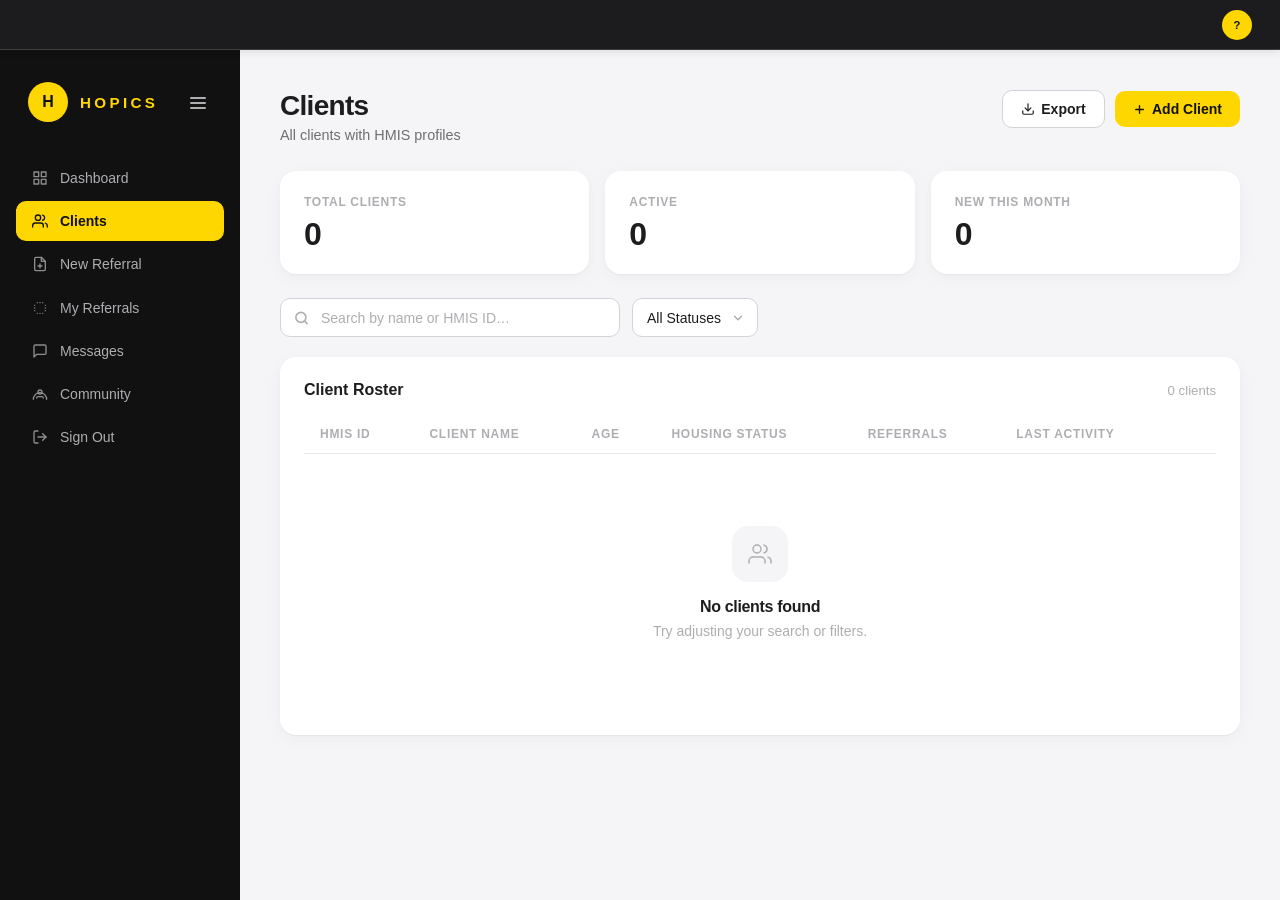
<file: clients.html>
<!DOCTYPE html>
<html lang="en">
<head>
    <meta charset="UTF-8">
    <meta name="viewport" content="width=device-width, initial-scale=1.0">
    <title>HOPICS — Clients</title>
    <link rel="stylesheet" href="styles.css">
    <script src="hopics-utils.js"></script>
    <style>
        /* ── HMIS ID Badge ── */
        .hmis-badge {
            font-family: 'SF Mono', 'Fira Mono', 'Menlo', monospace;
            background: #f5f5f7;
            border: 1px solid #e5e5ea;
            border-radius: 6px;
            padding: 0.2rem 0.5rem;
            font-size: 0.8rem;
            color: #6e6e73;
            white-space: nowrap;
        }

        /* ── Referral count badge ── */
        .ref-badge {
            display: inline-flex;
            align-items: center;
            justify-content: center;
            min-width: 24px;
            height: 24px;
            padding: 0 0.4rem;
            border-radius: 99px;
            background: #ffd700;
            color: #111111;
            font-size: 0.75rem;
            font-weight: 700;
        }

        /* ── Page header ── */
        .page-header {
            display: flex;
            justify-content: space-between;
            align-items: flex-start;
            gap: 1rem;
            flex-wrap: wrap;
            margin-bottom: 1.75rem;
        }

        .page-header h1 {
            font-size: 1.75rem;
            font-weight: 700;
            letter-spacing: -0.025em;
            color: #1d1d1f;
        }

        .page-header p {
            color: #6e6e73;
            margin-top: 0.3rem;
            font-size: 0.9rem;
        }

        /* ── Toolbar ── */
        .clients-toolbar {
            display: flex;
            align-items: center;
            gap: 0.75rem;
            flex-wrap: wrap;
            margin-bottom: 1.25rem;
        }

        .clients-toolbar .search-box {
            flex: 1;
            min-width: 200px;
            max-width: 340px;
            position: relative;
        }

        .clients-toolbar .search-box svg {
            position: absolute;
            left: 0.875rem;
            top: 50%;
            transform: translateY(-50%);
            color: #aeaeb2;
            pointer-events: none;
        }

        .clients-toolbar .search-input {
            width: 100%;
            padding: 0.65rem 1rem 0.65rem 2.5rem;
            border-radius: 10px;
            border: 1px solid #d2d2d7;
            background: #ffffff;
            font-size: 0.875rem;
            color: #1d1d1f;
            transition: border-color 0.2s ease, box-shadow 0.2s ease;
        }

        .clients-toolbar .search-input::placeholder { color: #aeaeb2; }

        .clients-toolbar .search-input:focus {
            outline: none;
            border-color: #ffd700;
            box-shadow: 0 0 0 3px rgba(255, 215, 0, 0.18);
        }

        .filter-select {
            padding: 0.65rem 2.25rem 0.65rem 0.875rem;
            border-radius: 10px;
            border: 1px solid #d2d2d7;
            background: #ffffff;
            font-size: 0.875rem;
            font-weight: 500;
            color: #1d1d1f;
            appearance: none;
            background-image: url("data:image/svg+xml,%3Csvg xmlns='http://www.w3.org/2000/svg' width='14' height='14' viewBox='0 0 24 24' fill='none' stroke='%23aeaeb2' stroke-width='2.5' stroke-linecap='round' stroke-linejoin='round'%3E%3Cpolyline points='6 9 12 15 18 9'/%3E%3C/svg%3E");
            background-repeat: no-repeat;
            background-position: right 0.75rem center;
            cursor: pointer;
            transition: border-color 0.2s ease;
        }

        .filter-select:focus {
            outline: none;
            border-color: #ffd700;
            box-shadow: 0 0 0 3px rgba(255, 215, 0, 0.18);
        }

        /* ── Stats row ── */
        .clients-stats {
            display: grid;
            grid-template-columns: repeat(3, 1fr);
            gap: 1rem;
            margin-bottom: 1.5rem;
        }

        .clients-stats .stat-card h3 {
            font-size: 0.75rem;
            font-weight: 600;
            color: #aeaeb2;
            text-transform: uppercase;
            letter-spacing: 0.06em;
            margin-bottom: 0.6rem;
        }

        /* ── Client name link ── */
        .client-name-link {
            font-weight: 700;
            color: #1d1d1f;
            text-decoration: none;
            transition: color 0.2s ease;
        }

        .client-name-link:hover { color: #b45309; text-decoration: underline; }

        /* ── Housing status pill ── */
        .housing-pill {
            display: inline-flex;
            align-items: center;
            padding: 0.25rem 0.65rem;
            border-radius: 99px;
            font-size: 0.75rem;
            font-weight: 600;
        }

        .housing-active       { background: #dcfce7; color: #166534; }
        .housing-at-risk      { background: #fff8e1; color: #b45309; }
        .housing-transitional { background: #e0f2fe; color: #0369a1; }
        .housing-housed       { background: #f0fdf4; color: #166534; }
        .housing-homeless     { background: #fee2e2; color: #991b1b; }
        .housing-inactive     { background: #f5f5f7; color: #6e6e73; }

        /* ── Empty state ── */
        .empty-state {
            padding: 3.5rem 1rem;
            text-align: center;
        }

        .empty-state-icon {
            width: 56px;
            height: 56px;
            border-radius: 16px;
            background: #f5f5f7;
            display: grid;
            place-items: center;
            margin: 0 auto 1rem;
            color: #aeaeb2;
        }

        .empty-state h3 {
            font-size: 1rem;
            font-weight: 700;
            color: #1d1d1f;
            margin-bottom: 0.4rem;
        }

        .empty-state p { color: #aeaeb2; font-size: 0.875rem; }

        @media (max-width: 1024px) {
            .clients-stats { grid-template-columns: repeat(2, 1fr); }
        }

        @media (max-width: 640px) {
            .clients-stats { grid-template-columns: 1fr; }
            .clients-toolbar { flex-direction: column; align-items: stretch; }
            .clients-toolbar .search-box { max-width: 100%; }
        }
    </style>
</head>
<body>
<!-- Fixed profile button top-right -->
<div id="profileBtn" onclick="window.location.href='staff-profile.html'">
    <div id="sidebarAvatar" style="width:30px;height:30px;border-radius:50%;background:#ffd700;display:grid;place-items:center;font-weight:800;font-size:0.7rem;color:#111;flex-shrink:0;overflow:hidden;">?</div>
    <span id="sidebarName" style="font-size:0.78rem;font-weight:600;color:#f5f5f7;max-width:120px;overflow:hidden;text-overflow:ellipsis;white-space:nowrap;"></span>
</div>
    <div class="app-shell">
        <aside class="app-sidebar">
            <div class="sidebar-brand">
                <div class="brand-mark">H</div>
                <h2>HOPICS</h2>
            </div>

            <nav class="sidebar-nav">
                <a href="dashboard.html">
                    <svg xmlns="http://www.w3.org/2000/svg" width="16" height="16" viewBox="0 0 24 24"
                         fill="none" stroke="currentColor" stroke-width="2" stroke-linecap="round" stroke-linejoin="round">
                        <rect x="3" y="3" width="7" height="7"/><rect x="14" y="3" width="7" height="7"/>
                        <rect x="14" y="14" width="7" height="7"/><rect x="3" y="14" width="7" height="7"/>
                    </svg>
                    <span>Dashboard</span>
                </a>
                <a href="clients.html" class="active">
                    <svg xmlns="http://www.w3.org/2000/svg" width="16" height="16" viewBox="0 0 24 24"
                         fill="none" stroke="currentColor" stroke-width="2" stroke-linecap="round" stroke-linejoin="round">
                        <path d="M17 21v-2a4 4 0 0 0-4-4H5a4 4 0 0 0-4 4v2"/>
                        <circle cx="9" cy="7" r="4"/>
                        <path d="M23 21v-2a4 4 0 0 0-3-3.87"/>
                        <path d="M16 3.13a4 4 0 0 1 0 7.75"/>
                    </svg>
                    <span>Clients</span>
                </a>
                <a href="referral.html">
                    <svg xmlns="http://www.w3.org/2000/svg" width="16" height="16" viewBox="0 0 24 24"
                         fill="none" stroke="currentColor" stroke-width="2" stroke-linecap="round" stroke-linejoin="round">
                        <path d="M14 2H6a2 2 0 0 0-2 2v16a2 2 0 0 0 2 2h12a2 2 0 0 0 2-2V8z"/>
                        <polyline points="14 2 14 8 20 8"/><line x1="12" y1="18" x2="12" y2="12"/>
                        <line x1="9" y1="15" x2="15" y2="15"/>
                    </svg>
                    <span>New Referral</span>
                </a>
                <a href="my-referrals.html">
                    <svg xmlns="http://www.w3.org/2000/svg" width="16" height="16" viewBox="0 0 24 24"
                         fill="none" stroke="currentColor" stroke-width="2" stroke-linecap="round" stroke-linejoin="round">
                        <path d="M16 4h.01"/><path d="M16 20h.01"/><path d="M8 4h.01"/><path d="M8 20h.01"/>
                        <path d="M12 4h.01"/><path d="M12 20h.01"/><path d="M4 8h.01"/><path d="M4 12h.01"/>
                        <path d="M4 16h.01"/><path d="M20 8h.01"/><path d="M20 12h.01"/><path d="M20 16h.01"/>
                    </svg>
                    <span>My Referrals</span>
                </a>
                <a href="messages.html">
                    <svg xmlns="http://www.w3.org/2000/svg" width="16" height="16" viewBox="0 0 24 24"
                         fill="none" stroke="currentColor" stroke-width="2" stroke-linecap="round" stroke-linejoin="round">
                        <path d="M21 15a2 2 0 0 1-2 2H7l-4 4V5a2 2 0 0 1 2-2h14a2 2 0 0 1 2 2z"/>
                    </svg>
                    <span>Messages</span>
                </a>
                <a href="community.html">
                    <svg xmlns="http://www.w3.org/2000/svg" width="16" height="16" viewBox="0 0 24 24"
                         fill="none" stroke="currentColor" stroke-width="2" stroke-linecap="round" stroke-linejoin="round">
                        <path d="M17 18a2 2 0 0 0-2-2H9a2 2 0 0 0-2 2"/>
                        <circle cx="12" cy="9" r="3"/>
                        <path d="M22 20a10 10 0 1 0-20 0"/>
                    </svg>
                    <span>Community</span>
                </a>
                <a href="all-referrals.html" id="allReferralsLink" style="display:none;">
                    <svg xmlns="http://www.w3.org/2000/svg" width="16" height="16" viewBox="0 0 24 24" fill="none" stroke="currentColor" stroke-width="2" stroke-linecap="round" stroke-linejoin="round">
                        <line x1="8" y1="6" x2="21" y2="6"/><line x1="8" y1="12" x2="21" y2="12"/>
                        <line x1="8" y1="18" x2="21" y2="18"/>
                        <line x1="3" y1="6" x2="3.01" y2="6"/><line x1="3" y1="12" x2="3.01" y2="12"/>
                        <line x1="3" y1="18" x2="3.01" y2="18"/>
                    </svg>
                    <span>All Referrals</span>
                </a>
                <a href="admin.html" id="adminLink" style="display:none;">
                    <svg xmlns="http://www.w3.org/2000/svg" width="16" height="16" viewBox="0 0 24 24"
                         fill="none" stroke="currentColor" stroke-width="2" stroke-linecap="round" stroke-linejoin="round">
                        <path d="M12 22s8-4 8-10V5l-8-3-8 3v7c0 6 8 10 8 10z"/>
                    </svg>
                    <span>Admin</span>
                </a>
                <a href="index.html" onclick="sessionStorage.removeItem('hopics_user')">
                    <svg xmlns="http://www.w3.org/2000/svg" width="16" height="16" viewBox="0 0 24 24"
                         fill="none" stroke="currentColor" stroke-width="2" stroke-linecap="round" stroke-linejoin="round">
                        <path d="M9 21H5a2 2 0 0 1-2-2V5a2 2 0 0 1 2-2h4"/>
                        <polyline points="16 17 21 12 16 7"/>
                        <line x1="21" y1="12" x2="9" y2="12"/>
                    </svg>
                    <span>Sign Out</span>
                </a>
            </nav>

        </aside>

        <main class="app-main">
            <!-- Page Header -->
            <div class="page-header">
                <div>
                    <h1>Clients</h1>
                    <p>All clients with HMIS profiles</p>
                </div>
                <div class="quick-actions">
                    <button class="btn btn-secondary" onclick="exportClients()">
                        <svg xmlns="http://www.w3.org/2000/svg" width="14" height="14" viewBox="0 0 24 24"
                             fill="none" stroke="currentColor" stroke-width="2" stroke-linecap="round" stroke-linejoin="round">
                            <path d="M21 15v4a2 2 0 0 1-2 2H5a2 2 0 0 1-2-2v-4"/>
                            <polyline points="7 10 12 15 17 10"/>
                            <line x1="12" y1="15" x2="12" y2="3"/>
                        </svg>
                        Export
                    </button>
                    <a class="btn btn-primary" href="referral.html">
                        <svg xmlns="http://www.w3.org/2000/svg" width="13" height="13" viewBox="0 0 24 24"
                             fill="none" stroke="currentColor" stroke-width="2.5" stroke-linecap="round" stroke-linejoin="round">
                            <line x1="12" y1="5" x2="12" y2="19"/><line x1="5" y1="12" x2="19" y2="12"/>
                        </svg>
                        Add Client
                    </a>
                </div>
            </div>

            <!-- Stats Row -->
            <div class="clients-stats">
                <div class="stat-card">
                    <h3>Total Clients</h3>
                    <p class="card-value" id="statTotal">—</p>
                </div>
                <div class="stat-card">
                    <h3>Active</h3>
                    <p class="card-value" id="statActive">—</p>
                </div>
                <div class="stat-card">
                    <h3>New This Month</h3>
                    <p class="card-value" id="statNew">—</p>
                </div>
            </div>

            <!-- Toolbar -->
            <div class="clients-toolbar">
                <div class="search-box">
                    <svg xmlns="http://www.w3.org/2000/svg" width="15" height="15" viewBox="0 0 24 24"
                         fill="none" stroke="currentColor" stroke-width="2.5" stroke-linecap="round" stroke-linejoin="round">
                        <circle cx="11" cy="11" r="8"/><line x1="21" y1="21" x2="16.65" y2="16.65"/>
                    </svg>
                    <input type="text" class="search-input" id="clientSearch"
                           placeholder="Search by name or HMIS ID…"
                           oninput="filterClients()">
                </div>
                <select class="filter-select" id="statusFilter" onchange="filterClients()">
                    <option value="">All Statuses</option>
                    <option value="Active">Active</option>
                    <option value="Inactive">Inactive</option>
                    <option value="Transitional">Transitional</option>
                    <option value="Housed">Housed</option>
                </select>
            </div>

            <!-- Client Table -->
            <section class="card">
                <div style="display:flex;justify-content:space-between;align-items:center;margin-bottom:0.25rem;">
                    <div class="card-title">Client Roster</div>
                    <span id="resultCount" style="font-size:0.825rem;color:#aeaeb2;"></span>
                </div>
                <div class="table-wrapper">
                    <table class="table">
                        <thead>
                            <tr>
                                <th>HMIS ID</th>
                                <th>Client Name</th>
                                <th>Age</th>
                                <th>Housing Status</th>
                                <th>Referrals</th>
                                <th>Last Activity</th>
                                <th></th>
                            </tr>
                        </thead>
                        <tbody id="clientsTable"></tbody>
                    </table>
                </div>
            </section>
        </main>
    </div>

    <script>
        const GOOGLE_SCRIPT_URL = 'https://script.google.com/macros/s/AKfycbxivCGau_AAvXVPa20svMiZKRmm2IXqk6vT7KL_nmnCcIR8pz2wwUHekONomebDaM0L2w/exec';

        let allClients = [];

        const housingClass = {
            'Active':       'housing-active',
            'Inactive':     'housing-inactive',
            'Transitional': 'housing-transitional',
            'Housed':       'housing-housed',
            'At Risk':      'housing-at-risk',
            'Homeless':     'housing-homeless'
        };

        function fmtDate(d) {
            if (!d) return '—';
            const date = new Date(d + (d.length === 10 ? 'T00:00:00' : ''));
            return date.toLocaleDateString('en-US', { month: 'short', day: 'numeric', year: 'numeric' });
        }

        function calcAge(dob) {
            if (!dob) return '—';
            const b = new Date(dob + (String(dob).length === 10 ? 'T00:00:00' : ''));
            if (isNaN(b)) return '—';
            const age = Math.floor((Date.now() - b) / (365.25 * 24 * 60 * 60 * 1000));
            return age >= 0 ? age + ' yrs' : '—';
        }

        function initials(name) {
            const p = name.trim().split(' ');
            return p.length >= 2 ? (p[0][0] + p[p.length - 1][0]).toUpperCase() : name.slice(0, 2).toUpperCase();
        }

        function computeStats(clients) {
            const now = new Date();
            const thisMonth = now.getMonth();
            const thisYear  = now.getFullYear();

            document.getElementById('statTotal').textContent  = clients.length;
            document.getElementById('statActive').textContent = clients.filter(c => c.status === 'Active').length;
            document.getElementById('statNew').textContent    = clients.filter(c => {
                if (!c.dateAdded) return false;
                const d = new Date(c.dateAdded + 'T00:00:00');
                return d.getMonth() === thisMonth && d.getFullYear() === thisYear;
            }).length;
        }

        function renderClients(clients) {
            const tbody  = document.getElementById('clientsTable');
            const count  = document.getElementById('resultCount');
            count.textContent = clients.length + ' client' + (clients.length !== 1 ? 's' : '');

            if (clients.length === 0) {
                tbody.innerHTML = `
                    <tr>
                        <td colspan="7">
                            <div class="empty-state">
                                <div class="empty-state-icon">
                                    <svg xmlns="http://www.w3.org/2000/svg" width="24" height="24" viewBox="0 0 24 24"
                                         fill="none" stroke="currentColor" stroke-width="1.5" stroke-linecap="round" stroke-linejoin="round">
                                        <path d="M17 21v-2a4 4 0 0 0-4-4H5a4 4 0 0 0-4 4v2"/>
                                        <circle cx="9" cy="7" r="4"/>
                                        <path d="M23 21v-2a4 4 0 0 0-3-3.87"/>
                                        <path d="M16 3.13a4 4 0 0 1 0 7.75"/>
                                    </svg>
                                </div>
                                <h3>No clients found</h3>
                                <p>Try adjusting your search or filters.</p>
                            </div>
                        </td>
                    </tr>`;
                return;
            }

            tbody.innerHTML = clients.map(c => {
                const hClass = housingClass[c.status] || 'housing-inactive';
                const profileUrl = 'client-profile.html?hmisId=' + encodeURIComponent(c.hmisId) + '&name=' + encodeURIComponent(c.name);
                const age = calcAge(c.dob);
                return `<tr>
                    <td><span class="hmis-badge">${c.hmisId}</span></td>
                    <td>
                        <a class="client-name-link" href="${profileUrl}">${c.name}</a>
                    </td>
                    <td style="color:#6e6e73;font-size:0.875rem;">${age}</td>
                    <td><span class="housing-pill ${hClass}">${c.status}</span></td>
                    <td><span class="ref-badge">${c.totalReferrals || 0}</span></td>
                    <td style="color:#6e6e73;font-size:0.875rem;">${fmtDate(c.lastActivity)}</td>
                    <td>
                        <a class="btn btn-secondary" href="${profileUrl}"
                           style="font-size:0.775rem;padding:0.35rem 0.75rem;">View Profile</a>
                    </td>
                </tr>`;
            }).join('');
        }

        function filterClients() {
            const query  = document.getElementById('clientSearch').value.toLowerCase().trim();
            const status = document.getElementById('statusFilter').value;
            const filtered = allClients.filter(c => {
                const matchSearch = !query ||
                    c.name.toLowerCase().includes(query) ||
                    c.hmisId.toLowerCase().includes(query);
                const matchStatus = !status || c.status === status;
                return matchSearch && matchStatus;
            });
            renderClients(filtered);
        }

        function exportClients() {
            // Stub — alert for now; a real implementation would generate a CSV
            alert('Export feature coming soon. Data will be exported as a CSV file.');
        }

        // JSONP callback from Google Sheets
        function loadClientsCallback(data) {
            if (data && data.success && Array.isArray(data.clients) && data.clients.length > 0) {
                allClients = data.clients;
            } else {
                allClients = [];
            }
            computeStats(allClients);
            renderClients(allClients);
        }

        function loadClients() {
            gasGet('listClients').then(function(data) {
                loadClientsCallback(data);
            }).catch(function() {
                allClients = [];
                computeStats(allClients);
                renderClients(allClients);
            });
        }

        loadClients();

        // Show admin link if user is admin
        const _sess = JSON.parse(sessionStorage.getItem('hopics_user') || '{}');
        if (_sess.role === 'admin') {
            const al = document.getElementById('adminLink');
            if (al) al.style.display = 'flex';
            const arl = document.getElementById('allReferralsLink');
            if (arl) arl.style.display = 'flex';
        }
    </script>

    <!-- Profile Modal -->
    <div id="profileModal" style="display:none;position:fixed;inset:0;z-index:1000;background:rgba(0,0,0,0.5);backdrop-filter:blur(4px);" onclick="if(event.target===this)closeProfileModal()">
        <div style="position:absolute;top:50%;left:50%;transform:translate(-50%,-50%);background:#1c1c1e;border:1px solid rgba(255,255,255,0.1);border-radius:20px;padding:2rem;width:100%;max-width:400px;margin:1rem;">
            <div style="display:flex;justify-content:space-between;align-items:center;margin-bottom:1.5rem;">
                <h3 style="color:#f5f5f7;font-size:1.1rem;font-weight:700;margin:0;">My Profile</h3>
                <button onclick="closeProfileModal()" style="background:none;border:none;color:#6e6e73;cursor:pointer;font-size:1.2rem;">✕</button>
            </div>
            <!-- Avatar + identity -->
            <div style="display:flex;flex-direction:column;align-items:center;margin-bottom:1.25rem;gap:0.5rem;">
                <div id="profileAvatar" style="width:80px;height:80px;border-radius:50%;background:#ffd700;display:grid;place-items:center;font-weight:800;font-size:1.6rem;color:#111;overflow:hidden;margin-bottom:0.25rem;"></div>
                <div id="profileName" style="color:#f5f5f7;font-size:1.15rem;font-weight:700;"></div>
                <div id="profileEmail" style="color:#aeaeb2;font-size:0.82rem;"></div>
                <div id="profileRole" style="background:rgba(255,215,0,0.12);color:#ffd700;font-size:0.75rem;font-weight:600;text-transform:capitalize;padding:0.2rem 0.75rem;border-radius:20px;border:1px solid rgba(255,215,0,0.25);"></div>
                <label style="font-size:0.75rem;color:#6e6e73;cursor:pointer;margin-top:0.25rem;">
                    <input type="file" id="photoUpload" accept="image/*" style="display:none;" onchange="handlePhotoUpload(this)">
                    Change Photo
                </label>
            </div>
            <div style="height:1px;background:rgba(255,255,255,0.08);margin-bottom:1.25rem;"></div>
            <button onclick="signOut()" style="margin-top:1.5rem;width:100%;padding:0.75rem;border-radius:10px;border:1px solid rgba(239,68,68,0.3);background:rgba(239,68,68,0.1);color:#fca5a5;font-size:0.875rem;font-weight:600;cursor:pointer;">Sign Out</button>
        </div>
    </div>

    <script>
    (function initProfileWidget() {
        const sess = JSON.parse(sessionStorage.getItem('hopics_user') || '{}');
        if (!sess.email) return;

        function getInitials(name) {
            if (!name) return '?';
            const p = name.trim().split(' ');
            return p.length >= 2 ? (p[0][0] + p[p.length-1][0]).toUpperCase() : name.slice(0,2).toUpperCase();
        }

        const savedPhoto = localStorage.getItem('hopics_profile_photo_' + sess.email);
        const avatarContent = savedPhoto
            ? `<img src="${savedPhoto}" style="width:100%;height:100%;object-fit:cover;">`
            : getInitials(sess.name || sess.email);

        const sidebarAv = document.getElementById('sidebarAvatar');
        const sidebarNm = document.getElementById('sidebarName');
        const sidebarRl = document.getElementById('sidebarRole');
        if (sidebarAv) { sidebarAv.innerHTML = avatarContent; if (savedPhoto) sidebarAv.style.background = 'transparent'; }
        if (sidebarNm) sidebarNm.textContent = sess.name || sess.email;
        if (sidebarRl) sidebarRl.textContent = (sess.role || '').replace(/_/g, ' ');
    })();

    function openProfileModal() {
        const sess = JSON.parse(sessionStorage.getItem('hopics_user') || '{}');
        function getInitials(name) {
            if (!name) return '?';
            const p = name.trim().split(' ');
            return p.length >= 2 ? (p[0][0] + p[p.length-1][0]).toUpperCase() : name.slice(0,2).toUpperCase();
        }
        const savedPhoto = localStorage.getItem('hopics_profile_photo_' + sess.email);
        const avEl = document.getElementById('profileAvatar');
        if (avEl) {
            avEl.innerHTML = savedPhoto ? `<img src="${savedPhoto}" style="width:100%;height:100%;object-fit:cover;">` : getInitials(sess.name || sess.email);
            avEl.style.background = savedPhoto ? 'transparent' : '#ffd700';
        }
        const nm = document.getElementById('profileName');   if (nm) nm.textContent  = sess.name  || '—';
        const em = document.getElementById('profileEmail');  if (em) em.textContent  = sess.email || '—';
        const rl = document.getElementById('profileRole');   if (rl) rl.textContent  = (sess.role || '').replace(/_/g, ' ');
        document.getElementById('profileModal').style.display = 'block';
    }

    function closeProfileModal() {
        document.getElementById('profileModal').style.display = 'none';
    }

    function handlePhotoUpload(input) {
        const file = input.files[0];
        if (!file) return;
        const reader = new FileReader();
        reader.onload = function(e) {
            const dataUrl = e.target.result;
            const sess = JSON.parse(sessionStorage.getItem('hopics_user') || '{}');
            localStorage.setItem('hopics_profile_photo_' + sess.email, dataUrl);
            // Update avatar everywhere
            const img = `<img src="${dataUrl}" style="width:100%;height:100%;object-fit:cover;">`;
            const avEl = document.getElementById('profileAvatar');
            if (avEl) { avEl.innerHTML = img; avEl.style.background = 'transparent'; }
            const sbAv = document.getElementById('sidebarAvatar');
            if (sbAv) { sbAv.innerHTML = img; sbAv.style.background = 'transparent'; }
        };
        reader.readAsDataURL(file);
    }

    function signOut() {
        sessionStorage.removeItem('hopics_user');
        window.location.href = 'login.html';
    }
    </script>
</body>
</html>
</file>
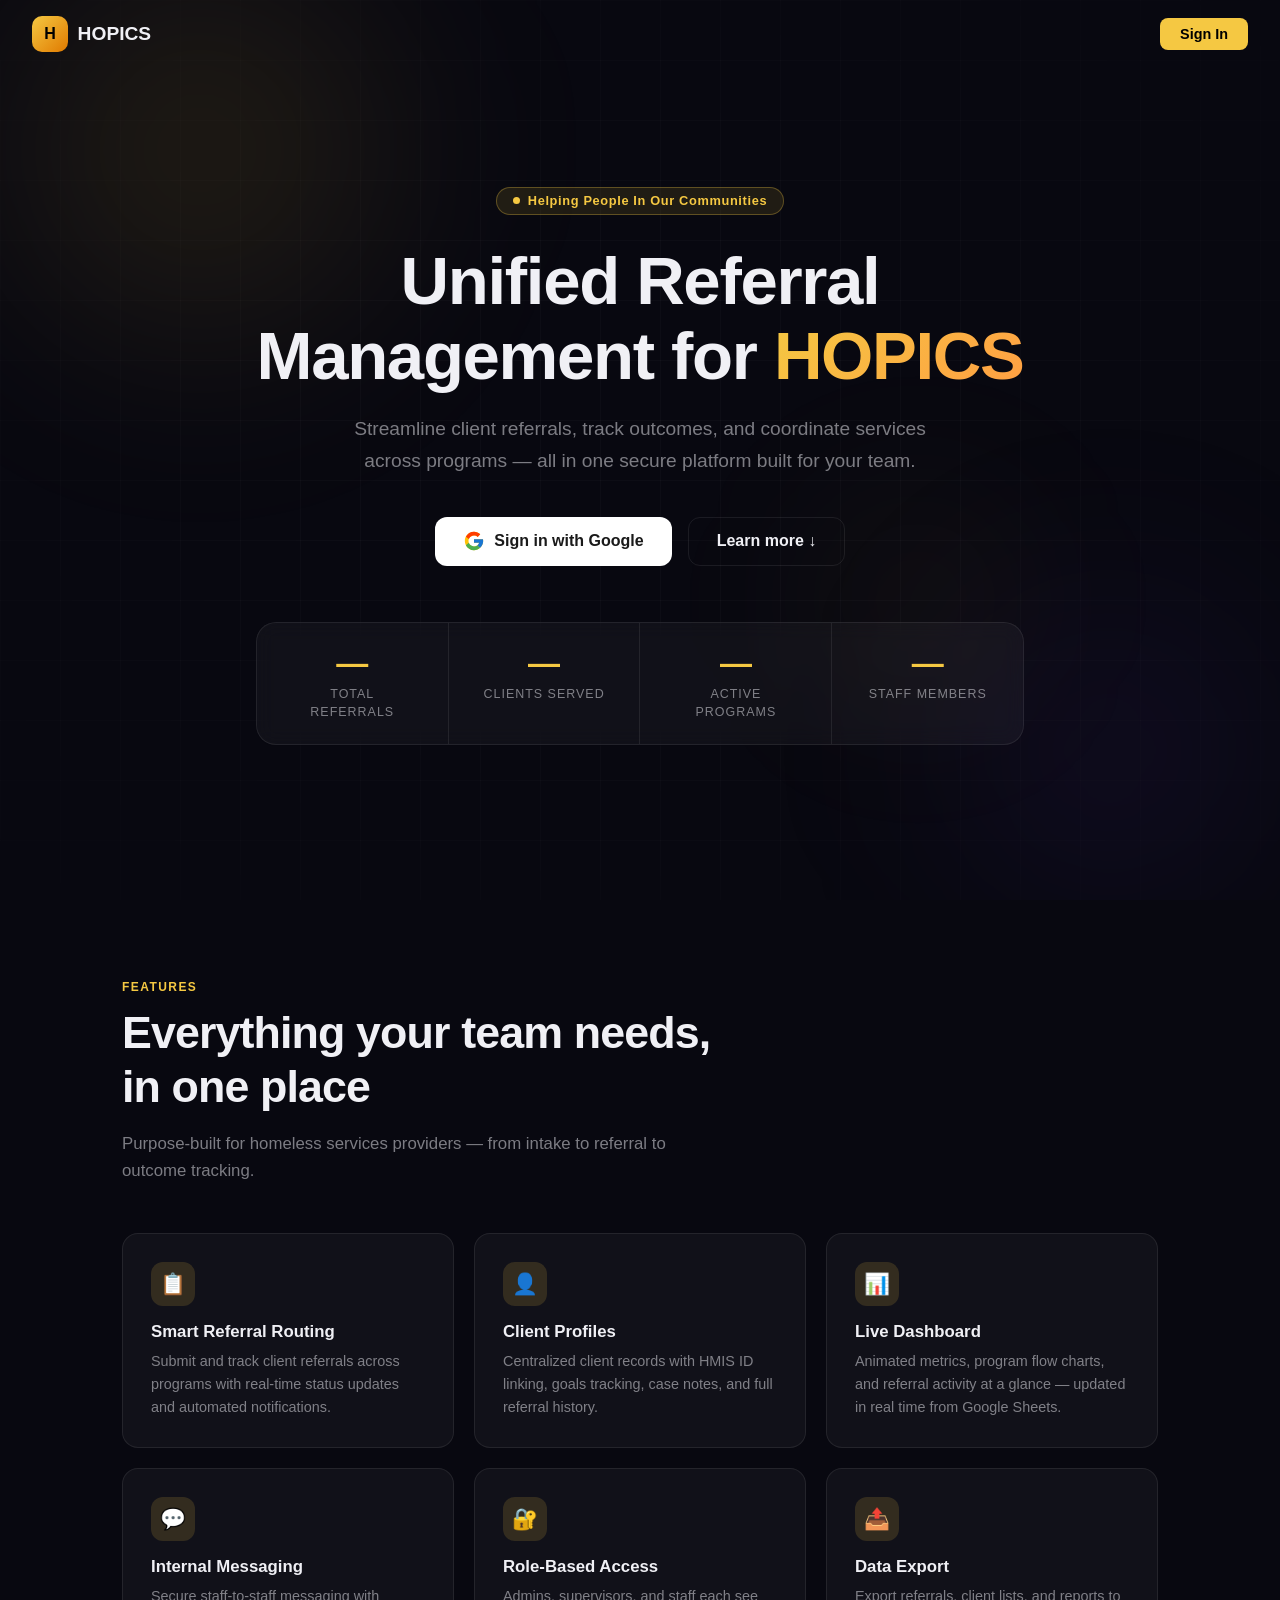
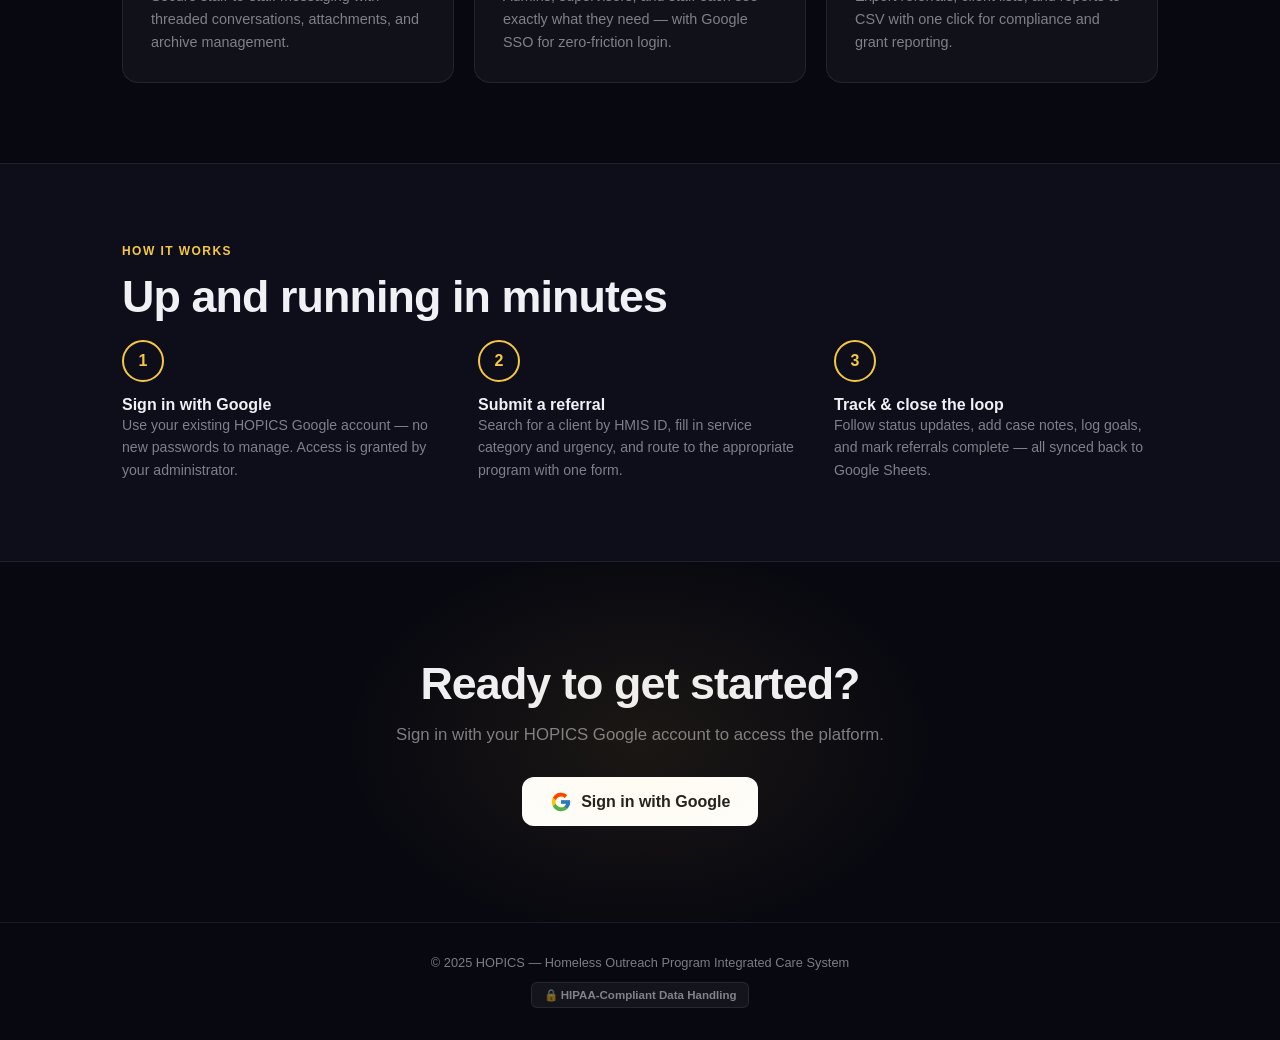
<file: community.html>
<!DOCTYPE html>
<html lang="en">
<head>
    <meta charset="UTF-8">
    <meta name="viewport" content="width=device-width, initial-scale=1.0">
    <title>HOPICS — Staff Hub</title>
    <link rel="stylesheet" href="styles.css">
    <script src="hopics-utils.js"></script>
    <style>
        /* ── Community / Staff Hub layout ── */
        .community-main {
            padding: 0;
            display: flex;
            flex-direction: column;
            background: #f0f2f5;
            overflow-y: auto;
            height: 100vh;
        }

        /* ── Top Bar ── */
        .top-bar {
            position: sticky;
            top: 0;
            z-index: 100;
            background: #ffffff;
            border-bottom: 1px solid #e5e5ea;
            padding: 0 2rem;
            height: 56px;
            display: flex;
            align-items: center;
            justify-content: space-between;
            flex-shrink: 0;
        }

        .top-bar-title {
            font-size: 1.05rem;
            font-weight: 700;
            color: #1d1d1f;
            letter-spacing: -0.015em;
        }

        .top-bar-user {
            display: flex;
            align-items: center;
            gap: 0.6rem;
        }

        .top-bar-avatar {
            width: 34px;
            height: 34px;
            border-radius: 50%;
            object-fit: cover;
            border: 2px solid #ffd700;
        }

        .top-bar-initials {
            width: 34px;
            height: 34px;
            border-radius: 50%;
            background: linear-gradient(135deg,#ffd700,#e07a00);
            color: #111;
            font-weight: 800;
            font-size: 0.75rem;
            display: none;
            place-items: center;
        }

        .top-bar-name {
            font-size: 0.875rem;
            font-weight: 600;
            color: #1d1d1f;
        }

        /* ── Community body: feed + discover ── */
        .community-body {
            flex: 1;
            display: flex;
            gap: 1.5rem;
            padding: 1.5rem 1.25rem 3rem;
            max-width: 1080px;
            margin: 0 auto;
            width: 100%;
            box-sizing: border-box;
        }

        /* ── Feed column ── */
        .feed-col {
            flex: 1;
            min-width: 0;
            max-width: 640px;
            display: flex;
            flex-direction: column;
            gap: 1rem;
        }

        /* ── Discover column ── */
        .discover-panel {
            width: 260px;
            flex-shrink: 0;
            display: flex;
            flex-direction: column;
            gap: 1rem;
            position: sticky;
            top: 72px;
            height: fit-content;
        }

        .discover-card {
            background: #fff;
            border-radius: 16px;
            padding: 1.125rem 1.25rem;
            box-shadow: 0 1px 4px rgba(0,0,0,0.06);
        }

        .discover-title {
            font-size: 0.875rem;
            font-weight: 700;
            color: #1d1d1f;
            margin-bottom: 0.875rem;
            letter-spacing: -0.01em;
        }

        .discover-staff-item {
            display: flex;
            align-items: center;
            gap: 0.625rem;
            padding: 0.4rem 0;
        }

        .discover-staff-av {
            width: 34px;
            height: 34px;
            border-radius: 50%;
            background: linear-gradient(135deg,#ffd700,#e07a00);
            display: grid;
            place-items: center;
            font-size: 0.7rem;
            font-weight: 800;
            color: #111;
            flex-shrink: 0;
        }

        .discover-staff-name {
            font-size: 0.82rem;
            font-weight: 600;
            color: #1d1d1f;
        }

        .discover-staff-prog {
            font-size: 0.72rem;
            color: #aeaeb2;
        }

        .trending-tag {
            display: inline-flex;
            align-items: center;
            background: #f0f9ff;
            color: #0369a1;
            font-size: 0.78rem;
            font-weight: 600;
            padding: 0.25rem 0.7rem;
            border-radius: 99px;
            margin: 0.2rem 0.2rem 0 0;
            cursor: pointer;
            transition: background 0.15s;
        }

        .trending-tag:hover { background: #e0f2fe; }

        @media (max-width: 900px) {
            .discover-panel { display: none; }
            .feed-col { max-width: 100%; }
        }

        /* ── Compose card ── */
        .compose-card {
            background: #ffffff;
            border-radius: 16px;
            padding: 1.125rem 1.25rem;
            box-shadow: 0 1px 4px rgba(0,0,0,0.06);
        }

        .compose-top {
            display: flex;
            align-items: flex-start;
            gap: 0.75rem;
        }

        .compose-avatar {
            width: 40px;
            height: 40px;
            border-radius: 50%;
            object-fit: cover;
            border: 2px solid #ffd700;
            flex-shrink: 0;
        }

        .compose-avatar-initials {
            width: 40px;
            height: 40px;
            border-radius: 50%;
            background: #ffd700;
            color: #111;
            font-weight: 800;
            font-size: 0.85rem;
            display: none;
            place-items: center;
            flex-shrink: 0;
        }

        .compose-textarea {
            flex: 1;
            border: 1px solid #e5e5ea;
            border-radius: 12px;
            padding: 0.75rem 1rem;
            font-size: 0.925rem;
            color: #1d1d1f;
            background: #f5f5f7;
            resize: none;
            min-height: 72px;
            line-height: 1.6;
            transition: border-color 0.2s ease, box-shadow 0.2s ease, background 0.2s ease;
            width: 100%;
        }

        .compose-textarea::placeholder { color: #aeaeb2; }

        .compose-textarea:focus {
            outline: none;
            border-color: #ffd700;
            background: #ffffff;
            box-shadow: 0 0 0 3px rgba(255, 215, 0, 0.18);
        }

        .compose-extras {
            margin-top: 0.875rem;
            padding-top: 0.875rem;
            border-top: 1px solid #f5f5f7;
            display: flex;
            flex-direction: column;
            gap: 0.6rem;
        }

        .compose-field-row {
            display: flex;
            align-items: center;
            gap: 0.6rem;
        }

        .compose-field-icon {
            color: #aeaeb2;
            flex-shrink: 0;
            width: 16px;
        }

        .compose-input {
            flex: 1;
            border: 1px solid #e5e5ea;
            border-radius: 8px;
            padding: 0.5rem 0.75rem;
            font-size: 0.85rem;
            background: #f5f5f7;
            color: #1d1d1f;
            transition: border-color 0.2s, box-shadow 0.2s, background 0.2s;
        }

        .compose-input::placeholder { color: #aeaeb2; }

        .compose-input:focus {
            outline: none;
            border-color: #ffd700;
            background: #ffffff;
            box-shadow: 0 0 0 3px rgba(255, 215, 0, 0.18);
        }

        .compose-actions {
            display: flex;
            align-items: center;
            justify-content: space-between;
            margin-top: 0.875rem;
        }

        .compose-toggle-img {
            background: none;
            border: none;
            cursor: pointer;
            font-size: 0.8rem;
            color: #6e6e73;
            font-weight: 500;
            display: flex;
            align-items: center;
            gap: 0.3rem;
            padding: 0.35rem 0.6rem;
            border-radius: 8px;
            transition: background 0.2s, color 0.2s;
        }

        .compose-toggle-img:hover {
            background: #f5f5f7;
            color: #1d1d1f;
        }

        .compose-image-row {
            display: none;
        }

        .compose-image-row.open {
            display: flex;
        }

        .post-btn {
            padding: 0.55rem 1.25rem;
            border-radius: 10px;
            border: none;
            background: #ffd700;
            color: #111;
            font-weight: 700;
            font-size: 0.875rem;
            cursor: pointer;
            transition: background 0.2s, box-shadow 0.2s, transform 0.15s;
        }

        .post-btn:hover {
            background: #f5cc00;
            box-shadow: 0 6px 18px rgba(245, 204, 0, 0.4);
            transform: translateY(-1px);
        }

        .post-btn:active { transform: translateY(0); }

        .post-btn:disabled {
            opacity: 0.5;
            cursor: not-allowed;
            transform: none;
            box-shadow: none;
        }

        /* ── Post Card ── */
        .post-card {
            background: #ffffff;
            border-radius: 16px;
            box-shadow: 0 1px 4px rgba(0,0,0,0.06);
            overflow: hidden;
            transition: box-shadow 0.2s ease;
            animation: fadeSlideIn 0.3s ease;
            display: flex;
            flex-direction: column;
        }

        @keyframes fadeSlideIn {
            from { opacity: 0; transform: translateY(-10px); }
            to   { opacity: 1; transform: translateY(0); }
        }

        .post-card:hover { box-shadow: 0 4px 20px rgba(0,0,0,0.1); }

        /* Inner flex: content + side actions */
        .post-inner {
            display: flex;
            gap: 0;
            padding: 1.125rem 1.25rem 0.875rem;
        }

        /* Left: avatar column */
        .post-avatar-col {
            flex-shrink: 0;
            margin-right: 0.875rem;
            display: flex;
            flex-direction: column;
            align-items: center;
        }

        .post-avatar {
            width: 46px;
            height: 46px;
            border-radius: 50%;
            object-fit: cover;
            border: 2.5px solid #ffd700;
            flex-shrink: 0;
        }

        .post-avatar-initials {
            width: 46px;
            height: 46px;
            border-radius: 50%;
            background: linear-gradient(135deg, #ffd700, #e07a00);
            color: #111;
            font-weight: 800;
            font-size: 0.875rem;
            display: grid;
            place-items: center;
            flex-shrink: 0;
        }

        /* Center: main post content */
        .post-main-col {
            flex: 1;
            min-width: 0;
        }

        .post-meta { margin-bottom: 0.35rem; }

        .post-author-row {
            display: flex;
            align-items: center;
            gap: 0.5rem;
            flex-wrap: wrap;
        }

        .post-author-name {
            font-size: 0.95rem;
            font-weight: 700;
            color: #1d1d1f;
        }

        .post-author-handle {
            font-size: 0.8rem;
            color: #aeaeb2;
            font-weight: 400;
        }

        .post-program-badge {
            font-size: 0.68rem;
            font-weight: 600;
            background: #fff8e1;
            color: #b45309;
            border-radius: 99px;
            padding: 0.12rem 0.5rem;
            white-space: nowrap;
        }

        .post-timestamp {
            font-size: 0.75rem;
            color: #aeaeb2;
            margin-left: auto;
        }

        .post-delete-btn {
            background: none;
            border: none;
            cursor: pointer;
            color: #d2d2d7;
            padding: 0.2rem;
            border-radius: 6px;
            display: flex;
            align-items: center;
            transition: color 0.2s;
            margin-left: 0.25rem;
        }

        .post-delete-btn:hover { color: #ef4444; }

        .post-content {
            font-size: 0.925rem;
            color: #1d1d1f;
            line-height: 1.65;
            white-space: pre-wrap;
            word-break: break-word;
            margin-top: 0.35rem;
        }

        .post-image {
            margin-top: 0.75rem;
            width: 100%;
            max-height: 380px;
            object-fit: cover;
            border-radius: 12px;
            display: block;
        }

        .post-tags {
            display: flex;
            flex-wrap: wrap;
            gap: 0.35rem;
            margin-top: 0.6rem;
        }

        .tag-pill {
            font-size: 0.72rem;
            font-weight: 600;
            padding: 0.18rem 0.6rem;
            border-radius: 99px;
        }

        .tag-pill:nth-child(3n+1) { background: #f0f9ff; color: #0369a1; }
        .tag-pill:nth-child(3n+2) { background: #f0fdf4; color: #166534; }
        .tag-pill:nth-child(3n)   { background: #fdf4ff; color: #7c3aed; }

        /* ── Right Side: Vertical Action Buttons (TikTok-style) ── */
        .post-actions-col {
            flex-shrink: 0;
            display: flex;
            flex-direction: column;
            align-items: center;
            gap: 1rem;
            padding-left: 1rem;
            margin-left: 0.5rem;
            justify-content: center;
        }

        .side-action {
            display: flex;
            flex-direction: column;
            align-items: center;
            gap: 0.3rem;
            background: none;
            border: none;
            cursor: pointer;
            padding: 0;
        }

        .side-action-icon {
            width: 44px;
            height: 44px;
            border-radius: 50%;
            background: #f5f5f7;
            display: flex;
            align-items: center;
            justify-content: center;
            transition: background 0.2s, transform 0.15s;
            color: #6e6e73;
        }

        .side-action:hover .side-action-icon {
            background: #ebebed;
            transform: scale(1.08);
        }

        .side-action.liked .side-action-icon {
            background: #fee2e2;
            color: #ef4444;
        }

        .side-action.commented .side-action-icon {
            background: #eff6ff;
            color: #2563eb;
        }

        .side-action-count {
            font-size: 0.7rem;
            font-weight: 700;
            color: #6e6e73;
            font-variant-numeric: tabular-nums;
        }

        .side-action.liked .side-action-count { color: #ef4444; }
        .side-action.commented .side-action-count { color: #2563eb; }

        /* ── Comments Section ── */
        .comments-section {
            border-top: 1px solid #f5f5f7;
            background: #fafafa;
            padding: 1rem 1.25rem;
            display: none;
        }

        .comments-section.open {
            display: block;
        }

        .comment-list {
            display: flex;
            flex-direction: column;
            gap: 0.875rem;
            margin-bottom: 1rem;
        }

        .comment-item {
            display: flex;
            gap: 0.6rem;
            align-items: flex-start;
            animation: fadeSlideIn 0.2s ease;
        }

        .comment-avatar {
            width: 30px;
            height: 30px;
            border-radius: 50%;
            object-fit: cover;
            border: 2px solid #ffd700;
            flex-shrink: 0;
        }

        .comment-avatar-initials {
            width: 30px;
            height: 30px;
            border-radius: 50%;
            background: #ffd700;
            color: #111;
            font-weight: 800;
            font-size: 0.65rem;
            display: grid;
            place-items: center;
            flex-shrink: 0;
        }

        .comment-bubble {
            flex: 1;
            background: #ffffff;
            border-radius: 12px;
            padding: 0.625rem 0.875rem;
            border: 1px solid #e5e5ea;
        }

        .comment-author {
            font-size: 0.8rem;
            font-weight: 700;
            color: #1d1d1f;
            margin-bottom: 0.2rem;
        }

        .comment-text {
            font-size: 0.875rem;
            color: #1d1d1f;
            line-height: 1.55;
            word-break: break-word;
        }

        .comment-time {
            font-size: 0.7rem;
            color: #aeaeb2;
            margin-top: 0.25rem;
        }

        .comment-loading {
            font-size: 0.85rem;
            color: #aeaeb2;
            text-align: center;
            padding: 0.75rem 0;
        }

        /* ── Add Comment ── */
        .add-comment-row {
            display: flex;
            gap: 0.6rem;
            align-items: flex-end;
        }

        .comment-input {
            flex: 1;
            border: 1px solid #e5e5ea;
            border-radius: 10px;
            padding: 0.55rem 0.875rem;
            font-size: 0.875rem;
            background: #ffffff;
            color: #1d1d1f;
            resize: none;
            min-height: 40px;
            max-height: 100px;
            line-height: 1.5;
            transition: border-color 0.2s, box-shadow 0.2s;
        }

        .comment-input::placeholder { color: #aeaeb2; }

        .comment-input:focus {
            outline: none;
            border-color: #ffd700;
            box-shadow: 0 0 0 3px rgba(255, 215, 0, 0.18);
        }

        .comment-submit-btn {
            background: #ffd700;
            border: none;
            border-radius: 10px;
            padding: 0.55rem 1rem;
            font-size: 0.82rem;
            font-weight: 700;
            color: #111;
            cursor: pointer;
            transition: background 0.2s, box-shadow 0.2s;
            flex-shrink: 0;
        }

        .comment-submit-btn:hover {
            background: #f5cc00;
            box-shadow: 0 4px 12px rgba(245, 204, 0, 0.4);
        }

        .comment-submit-btn:disabled {
            opacity: 0.5;
            cursor: not-allowed;
        }

        /* ── Skeleton Loader ── */
        .skeleton-card {
            background: #ffffff;
            border-radius: 16px;
            padding: 1.25rem;
            box-shadow: 0 1px 2px rgba(0,0,0,0.05), 0 4px 16px rgba(0,0,0,0.04);
        }

        .skel {
            background: linear-gradient(90deg, #f5f5f7 25%, #ebebed 50%, #f5f5f7 75%);
            background-size: 200% 100%;
            animation: shimmer 1.4s infinite;
            border-radius: 6px;
        }

        @keyframes shimmer {
            0% { background-position: 200% 0; }
            100% { background-position: -200% 0; }
        }

        .skel-header {
            display: flex;
            gap: 0.75rem;
            align-items: center;
            margin-bottom: 1rem;
        }

        .skel-avatar { width: 42px; height: 42px; border-radius: 50%; flex-shrink: 0; }
        .skel-lines { flex: 1; display: flex; flex-direction: column; gap: 0.4rem; }
        .skel-line { height: 12px; }
        .skel-line.w60 { width: 60%; }
        .skel-line.w40 { width: 40%; }
        .skel-body { height: 14px; margin-bottom: 0.4rem; }
        .skel-body.w100 { width: 100%; }
        .skel-body.w80 { width: 80%; }

        /* ── Empty State ── */
        .empty-state {
            text-align: center;
            padding: 3rem 1rem;
            display: flex;
            flex-direction: column;
            align-items: center;
            gap: 1rem;
        }

        .empty-state-icon {
            width: 72px;
            height: 72px;
            border-radius: 20px;
            background: #fff8e1;
            display: grid;
            place-items: center;
            font-size: 2rem;
        }

        .empty-state h3 {
            font-size: 1.1rem;
            font-weight: 700;
            color: #1d1d1f;
        }

        .empty-state p {
            font-size: 0.9rem;
            color: #6e6e73;
            max-width: 320px;
            line-height: 1.6;
        }

        /* ── Error Banner ── */
        .feed-error {
            background: #fff0f0;
            border: 1px solid #fecaca;
            border-radius: 12px;
            padding: 1rem 1.25rem;
            font-size: 0.875rem;
            color: #b91c1c;
            display: flex;
            align-items: center;
            gap: 0.5rem;
        }

        /* ── Responsive ── */
        @media (max-width: 768px) {
            .top-bar { padding: 0 1rem; }
            .feed-wrap { padding: 1rem 0.5rem 3rem; }
        }

        @media (max-width: 480px) {
            .top-bar-name { display: none; }
            .compose-card { border-radius: 12px; }
            .post-card { border-radius: 12px; }
        }
    </style>
</head>
<body>
<!-- Fixed profile button top-right -->
<div id="profileBtn" onclick="window.location.href='staff-profile.html'">
    <div id="sidebarAvatar" style="width:30px;height:30px;border-radius:50%;background:#ffd700;display:grid;place-items:center;font-weight:800;font-size:0.7rem;color:#111;flex-shrink:0;overflow:hidden;">?</div>
    <span id="sidebarName" style="font-size:0.78rem;font-weight:600;color:#f5f5f7;max-width:120px;overflow:hidden;text-overflow:ellipsis;white-space:nowrap;"></span>
</div>
    <div class="app-shell">
        <!-- ── Sidebar ── -->
        <aside class="app-sidebar">
            <div class="sidebar-brand">
                <div class="brand-mark">H</div>
                <h2>HOPICS</h2>
            </div>

            <nav class="sidebar-nav">
                <a href="dashboard.html">
                    <svg xmlns="http://www.w3.org/2000/svg" width="16" height="16" viewBox="0 0 24 24"
                         fill="none" stroke="currentColor" stroke-width="2" stroke-linecap="round" stroke-linejoin="round">
                        <rect x="3" y="3" width="7" height="7"/><rect x="14" y="3" width="7" height="7"/>
                        <rect x="14" y="14" width="7" height="7"/><rect x="3" y="14" width="7" height="7"/>
                    </svg>
                    <span>Dashboard</span>
                </a>
                <a href="clients.html">
                    <svg xmlns="http://www.w3.org/2000/svg" width="16" height="16" viewBox="0 0 24 24"
                         fill="none" stroke="currentColor" stroke-width="2" stroke-linecap="round" stroke-linejoin="round">
                        <path d="M17 21v-2a4 4 0 0 0-4-4H5a4 4 0 0 0-4 4v2"/>
                        <circle cx="9" cy="7" r="4"/>
                        <path d="M23 21v-2a4 4 0 0 0-3-3.87"/>
                        <path d="M16 3.13a4 4 0 0 1 0 7.75"/>
                    </svg>
                    <span>Clients</span>
                </a>
                <a href="referral.html">
                    <svg xmlns="http://www.w3.org/2000/svg" width="16" height="16" viewBox="0 0 24 24"
                         fill="none" stroke="currentColor" stroke-width="2" stroke-linecap="round" stroke-linejoin="round">
                        <path d="M14 2H6a2 2 0 0 0-2 2v16a2 2 0 0 0 2 2h12a2 2 0 0 0 2-2V8z"/>
                        <polyline points="14 2 14 8 20 8"/><line x1="12" y1="18" x2="12" y2="12"/>
                        <line x1="9" y1="15" x2="15" y2="15"/>
                    </svg>
                    <span>New Referral</span>
                </a>
                <a href="my-referrals.html">
                    <svg xmlns="http://www.w3.org/2000/svg" width="16" height="16" viewBox="0 0 24 24"
                         fill="none" stroke="currentColor" stroke-width="2" stroke-linecap="round" stroke-linejoin="round">
                        <path d="M16 4h.01"/><path d="M16 20h.01"/><path d="M8 4h.01"/><path d="M8 20h.01"/>
                        <path d="M12 4h.01"/><path d="M12 20h.01"/><path d="M4 8h.01"/><path d="M4 12h.01"/>
                        <path d="M4 16h.01"/><path d="M20 8h.01"/><path d="M20 12h.01"/><path d="M20 16h.01"/>
                    </svg>
                    <span>My Referrals</span>
                </a>
                <a href="messages.html">
                    <svg xmlns="http://www.w3.org/2000/svg" width="16" height="16" viewBox="0 0 24 24"
                         fill="none" stroke="currentColor" stroke-width="2" stroke-linecap="round" stroke-linejoin="round">
                        <path d="M21 15a2 2 0 0 1-2 2H7l-4 4V5a2 2 0 0 1 2-2h14a2 2 0 0 1 2 2z"/>
                    </svg>
                    <span>Messages</span>
                </a>
                <a href="community.html" class="active">
                    <svg xmlns="http://www.w3.org/2000/svg" width="16" height="16" viewBox="0 0 24 24"
                         fill="none" stroke="currentColor" stroke-width="2" stroke-linecap="round" stroke-linejoin="round">
                        <path d="M17 18a2 2 0 0 0-2-2H9a2 2 0 0 0-2 2"/>
                        <circle cx="12" cy="9" r="3"/>
                        <path d="M22 20a10 10 0 1 0-20 0"/>
                    </svg>
                    <span>Community</span>
                </a>
                <a href="all-referrals.html" id="allReferralsLink" style="display:none;">
                    <svg xmlns="http://www.w3.org/2000/svg" width="16" height="16" viewBox="0 0 24 24" fill="none" stroke="currentColor" stroke-width="2" stroke-linecap="round" stroke-linejoin="round">
                        <line x1="8" y1="6" x2="21" y2="6"/><line x1="8" y1="12" x2="21" y2="12"/>
                        <line x1="8" y1="18" x2="21" y2="18"/>
                        <line x1="3" y1="6" x2="3.01" y2="6"/><line x1="3" y1="12" x2="3.01" y2="12"/>
                        <line x1="3" y1="18" x2="3.01" y2="18"/>
                    </svg>
                    <span>All Referrals</span>
                </a>
                <a href="admin.html" id="adminLink" style="display:none;">
                    <svg xmlns="http://www.w3.org/2000/svg" width="16" height="16" viewBox="0 0 24 24"
                         fill="none" stroke="currentColor" stroke-width="2" stroke-linecap="round" stroke-linejoin="round">
                        <path d="M12 22s8-4 8-10V5l-8-3-8 3v7c0 6 8 10 8 10z"/>
                    </svg>
                    <span>Admin</span>
                </a>
                <a href="index.html" onclick="sessionStorage.removeItem('hopics_user')">
                    <svg xmlns="http://www.w3.org/2000/svg" width="16" height="16" viewBox="0 0 24 24"
                         fill="none" stroke="currentColor" stroke-width="2" stroke-linecap="round" stroke-linejoin="round">
                        <path d="M9 21H5a2 2 0 0 1-2-2V5a2 2 0 0 1 2-2h4"/>
                        <polyline points="16 17 21 12 16 7"/>
                        <line x1="21" y1="12" x2="9" y2="12"/>
                    </svg>
                    <span>Sign Out</span>
                </a>
            </nav>
        </aside>

        <!-- ── Main Content ── -->
        <main class="app-main community-main">

            <!-- Top Bar -->
            <div class="top-bar">
                <div class="top-bar-title">Staff Hub</div>
                <div class="top-bar-user">
                    <img class="top-bar-avatar" id="tbAvatar" src="" onerror="this.style.display='none';document.getElementById('tbInitials').style.display='grid';">
                    <div class="top-bar-initials" id="tbInitials"></div>
                    <span class="top-bar-name" id="tbName"></span>
                </div>
            </div>

            <!-- Body: feed + discover panel -->
            <div class="community-body">
                <div class="feed-col">

                    <!-- Compose Card -->
                    <div class="compose-card" id="composeCard">
                        <div class="compose-top">
                            <img class="compose-avatar" id="composeAvatarImg" src="" alt=""
                                 onerror="this.style.display='none';document.getElementById('composeAvatarInit').style.display='grid';">
                            <div class="compose-avatar-initials" id="composeAvatarInit"></div>
                            <textarea class="compose-textarea" id="composeText"
                                      placeholder="What's on your mind? Share a client routing challenge, ask a question, or post an update…"
                                      rows="3"></textarea>
                        </div>

                        <div class="compose-extras">
                            <!-- Tags row -->
                            <div class="compose-field-row">
                                <svg class="compose-field-icon" xmlns="http://www.w3.org/2000/svg" width="16" height="16"
                                     viewBox="0 0 24 24" fill="none" stroke="currentColor" stroke-width="2"
                                     stroke-linecap="round" stroke-linejoin="round">
                                    <path d="M20.59 13.41l-7.17 7.17a2 2 0 0 1-2.83 0L2 12V2h10l8.59 8.59a2 2 0 0 1 0 2.82z"/>
                                    <line x1="7" y1="7" x2="7.01" y2="7"/>
                                </svg>
                                <input class="compose-input" id="composeTags" type="text"
                                       placeholder="Tags (comma-separated): housing, shelter, mental-health…">
                            </div>

                            <!-- Image attach row (collapsible) -->
                            <div class="compose-field-row compose-image-row" id="composeImageRow" style="flex-direction:column;align-items:stretch;gap:0.5rem;">
                                <div style="display:flex;align-items:center;gap:0.75rem;">
                                    <svg class="compose-field-icon" xmlns="http://www.w3.org/2000/svg" width="16" height="16"
                                         viewBox="0 0 24 24" fill="none" stroke="currentColor" stroke-width="2"
                                         stroke-linecap="round" stroke-linejoin="round" style="flex-shrink:0;">
                                        <rect x="3" y="3" width="18" height="18" rx="2" ry="2"/>
                                        <circle cx="8.5" cy="8.5" r="1.5"/>
                                        <polyline points="21 15 16 10 5 21"/>
                                    </svg>
                                    <label style="display:flex;align-items:center;gap:0.5rem;background:#f5f5f7;border:1px solid #d2d2d7;border-radius:8px;padding:0.4rem 0.875rem;cursor:pointer;font-size:0.82rem;font-weight:600;color:#1d1d1f;">
                                        <svg xmlns="http://www.w3.org/2000/svg" width="13" height="13" viewBox="0 0 24 24" fill="none" stroke="currentColor" stroke-width="2.5" stroke-linecap="round" stroke-linejoin="round"><path d="M21 15v4a2 2 0 0 1-2 2H5a2 2 0 0 1-2-2v-4"/><polyline points="17 8 12 3 7 8"/><line x1="12" y1="3" x2="12" y2="15"/></svg>
                                        Upload Image
                                        <input type="file" id="composeImageFile" accept="image/*" style="display:none;" onchange="handleImageFile(this)">
                                    </label>
                                    <span style="color:#aeaeb2;font-size:0.8rem;">or</span>
                                    <input class="compose-input" id="composeImageUrl" type="url"
                                           placeholder="Paste image URL…" style="flex:1;">
                                </div>
                                <div id="imagePreviewWrap" style="display:none;">
                                    <div style="position:relative;display:inline-block;">
                                        <img id="imagePreview" src="" alt="preview" style="max-width:100%;max-height:200px;border-radius:8px;border:1px solid #d2d2d7;display:block;">
                                        <button onclick="clearImageAttachment()" style="position:absolute;top:4px;right:4px;background:#1c1c1e;color:#fff;border:none;border-radius:50%;width:22px;height:22px;font-size:0.85rem;cursor:pointer;display:flex;align-items:center;justify-content:center;line-height:1;">&times;</button>
                                    </div>
                                </div>
                            </div>
                        </div>

                        <div class="compose-actions">
                            <button class="compose-toggle-img" id="toggleImageBtn" type="button"
                                    onclick="toggleImageInput()">
                                <svg xmlns="http://www.w3.org/2000/svg" width="14" height="14" viewBox="0 0 24 24"
                                     fill="none" stroke="currentColor" stroke-width="2" stroke-linecap="round" stroke-linejoin="round">
                                    <rect x="3" y="3" width="18" height="18" rx="2" ry="2"/>
                                    <circle cx="8.5" cy="8.5" r="1.5"/>
                                    <polyline points="21 15 16 10 5 21"/>
                                </svg>
                                Add Image
                            </button>
                            <button class="post-btn" id="postBtn" type="button" onclick="submitPost()">Post</button>
                        </div>
                    </div>

                    <!-- Feed Posts -->
                    <div id="feedContainer">
                        <div class="skeleton-card" id="skel1">
                            <div class="skel-header">
                                <div class="skel skel-avatar"></div>
                                <div class="skel-lines">
                                    <div class="skel skel-line w60"></div>
                                    <div class="skel skel-line w40"></div>
                                </div>
                            </div>
                            <div class="skel skel-body w100" style="margin-bottom:0.4rem;"></div>
                            <div class="skel skel-body w80" style="margin-bottom:0.4rem;"></div>
                            <div class="skel skel-body w100"></div>
                        </div>
                        <div class="skeleton-card" id="skel2">
                            <div class="skel-header">
                                <div class="skel skel-avatar"></div>
                                <div class="skel-lines">
                                    <div class="skel skel-line w60"></div>
                                    <div class="skel skel-line w40"></div>
                                </div>
                            </div>
                            <div class="skel skel-body w100" style="margin-bottom:0.4rem;"></div>
                            <div class="skel skel-body w80"></div>
                        </div>
                    </div>

                </div><!-- /feed-col -->

                <!-- Discover Panel -->
                <div class="discover-panel" id="discoverPanel">
                    <div class="discover-card">
                        <div class="discover-title">Active Staff</div>
                        <div id="discoverStaffList"><div style="font-size:0.8rem;color:#aeaeb2;">Loading…</div></div>
                    </div>
                    <div class="discover-card" id="trendingCard" style="display:none;">
                        <div class="discover-title">Trending Topics</div>
                        <div id="trendingTags"></div>
                    </div>
                </div>

            </div><!-- /community-body -->
        </main>
    </div>

    <script>
    // ── Constants ──────────────────────────────────────────────
    var GAS_URL = 'https://script.google.com/macros/s/AKfycbxivCGau_AAvXVPa20svMiZKRmm2IXqk6vT7KL_nmnCcIR8pz2wwUHekONomebDaM0L2w/exec';
    var TIMEOUT_MS = 20000;

    // ── Session ────────────────────────────────────────────────
    var _sess = {};
    try { _sess = JSON.parse(sessionStorage.getItem('hopics_user') || '{}'); } catch(e) {}

    if (!_sess.email) {
        window.location.href = 'index.html';
    }

    var _isAdmin = (_sess.role === 'admin' || _sess.role === 'Admin' || _sess.role === 'administrator');

    // ── UI init (top bar + compose avatar) ────────────────────
    document.addEventListener('DOMContentLoaded', function() {
        // Admin link
        if (_isAdmin) {
            var al = document.getElementById('adminLink');
            if (al) al.style.display = 'flex';
            var arl = document.getElementById('allReferralsLink');
            if (arl) arl.style.display = 'flex';
        }

        // Top bar
        var tbAvatar   = document.getElementById('tbAvatar');
        var tbInitials = document.getElementById('tbInitials');
        var tbName     = document.getElementById('tbName');

        if (_sess.picture) {
            tbAvatar.src = _sess.picture;
            tbAvatar.style.display = 'block';
        } else {
            tbAvatar.style.display = 'none';
            tbInitials.style.display = 'grid';
        }
        tbInitials.textContent = initials(_sess.name || _sess.email || '?');
        tbName.textContent = _sess.name || '';

        // Populate fixed profile pill (top-right)
        var sbAv = document.getElementById('sidebarAvatar');
        var sbNm = document.getElementById('sidebarName');
        if (sbAv) {
            if (_sess.picture) {
                sbAv.innerHTML = '<img src="' + _sess.picture + '" style="width:100%;height:100%;object-fit:cover;border-radius:50%;" onerror="this.parentNode.textContent=\'' + initials(_sess.name||'?') + '\'">';
            } else {
                sbAv.textContent = initials(_sess.name || _sess.email || '?');
            }
        }
        if (sbNm) sbNm.textContent = _sess.name || '';

        // Compose avatar
        var caImg  = document.getElementById('composeAvatarImg');
        var caInit = document.getElementById('composeAvatarInit');
        if (_sess.picture) {
            caImg.src = _sess.picture;
            caImg.style.display = 'block';
        } else {
            caImg.style.display = 'none';
            caInit.style.display = 'grid';
        }
        caInit.textContent = initials(_sess.name || _sess.email || '?');

        // Load posts
        loadPosts(false);
    });

    // ── Helpers ────────────────────────────────────────────────
    function initials(str) {
        if (!str) return '?';
        var parts = str.trim().split(/\s+/);
        if (parts.length === 1) return parts[0].charAt(0).toUpperCase();
        return (parts[0].charAt(0) + parts[parts.length - 1].charAt(0)).toUpperCase();
    }

    function relativeTime(ts) {
        if (!ts) return '';
        var now  = Date.now();
        var then = new Date(ts).getTime();
        if (isNaN(then)) return ts;
        var diff = Math.floor((now - then) / 1000);
        if (diff < 60)   return 'Just now';
        if (diff < 3600) return Math.floor(diff / 60) + 'm ago';
        if (diff < 86400) return Math.floor(diff / 3600) + 'h ago';
        if (diff < 604800) return Math.floor(diff / 86400) + 'd ago';
        return new Date(then).toLocaleDateString('en-US', { month: 'short', day: 'numeric', year: 'numeric' });
    }

    function escHtml(str) {
        if (!str) return '';
        return String(str)
            .replace(/&/g,'&amp;')
            .replace(/</g,'&lt;')
            .replace(/>/g,'&gt;')
            .replace(/"/g,'&quot;')
            .replace(/'/g,'&#39;');
    }

    // ── Fetch POST (with CORS) ───────────────────────────────────
    function gasPost(fields) {
        var body = new URLSearchParams();
        Object.keys(fields).forEach(function(k) { body.append(k, fields[k] || ''); });
        return fetch(GAS_URL, {
            method: 'POST',
            headers: { 'Content-Type': 'application/x-www-form-urlencoded' },
            body: body.toString()
        }).then(response => response.json());
    }

    // ── Load Posts ─────────────────────────────────────────────
    // ── Own-post notifications ─────────────────────────────────
    function checkOwnPostNotifications(posts) {
        var myEmail = (_sess && _sess.email) ? _sess.email.toLowerCase() : '';
        if (!myEmail) return;

        var storageKey = 'hopics_post_seen_' + myEmail;
        var seen = {};
        try { seen = JSON.parse(localStorage.getItem(storageKey) || '{}'); } catch(e) {}

        var msgs = [];
        posts.forEach(function(p) {
            var author = (p.authorEmail || '').toLowerCase();
            if (author !== myEmail) return;
            var id     = p.id || p.postId || '';
            var likes  = parseInt(p.likes || 0);
            var comms  = parseInt(p.commentCount || p.comments || 0);
            var prev   = seen[id] || { likes: 0, comments: 0 };
            var newLikes = likes - (prev.likes || 0);
            var newComms = comms - (prev.comments || 0);
            if (newLikes > 0) msgs.push((newLikes === 1 ? '1 new like' : newLikes + ' new likes') + ' on your post');
            if (newComms > 0) msgs.push((newComms === 1 ? '1 new comment' : newComms + ' new comments') + ' on your post');
            seen[id] = { likes: likes, comments: comms };
        });

        try { localStorage.setItem(storageKey, JSON.stringify(seen)); } catch(e) {}

        if (msgs.length) {
            setTimeout(function() {
                msgs.forEach(function(m) { showToast(m, 'info'); });
            }, 800);
        }
    }

    function loadPosts(isRetry) {
        gasGet('listPosts')
            .then(function(data) {
                removeSkeleons();
                if (!data.success) throw new Error(data.error || 'GAS error');
                renderFeed(data.posts || []);
            })
            .catch(function(err) {
                if (!isRetry) {
                    // One retry after 3s (GAS cold start)
                    setTimeout(function() { loadPosts(true); }, 3000);
                } else {
                    removeSkeleons();
                    showFeedError('Could not load posts. Please refresh to try again.');
                    console.error('[Community] loadPosts error:', err);
                }
            });
    }

    function removeSkeleons() {
        ['skel1','skel2'].forEach(function(id) {
            var el = document.getElementById(id);
            if (el) el.parentNode.removeChild(el);
        });
    }

    function showFeedError(msg) {
        var fc = document.getElementById('feedContainer');
        var div = document.createElement('div');
        div.className = 'feed-error';
        div.innerHTML = '<svg xmlns="http://www.w3.org/2000/svg" width="16" height="16" viewBox="0 0 24 24" fill="none" stroke="currentColor" stroke-width="2" stroke-linecap="round" stroke-linejoin="round"><circle cx="12" cy="12" r="10"/><line x1="12" y1="8" x2="12" y2="12"/><line x1="12" y1="16" x2="12.01" y2="16"/></svg> ' + escHtml(msg);
        fc.appendChild(div);
    }

    // ── Render Feed ────────────────────────────────────────────
    function renderFeed(posts) {
        var fc = document.getElementById('feedContainer');

        if (!posts.length) {
            fc.innerHTML = '';
            fc.appendChild(buildEmptyState());
            populateDiscover([]);
            return;
        }

        fc.innerHTML = '';
        checkOwnPostNotifications(posts);
        posts.sort(function(a, b) {
            var ta = new Date(a.lastActivity || a.timestamp).getTime();
            var tb = new Date(b.lastActivity || b.timestamp).getTime();
            return tb - ta;
        });
        posts.forEach(function(post) {
            fc.appendChild(buildPostCard(post));
        });
        populateDiscover(posts);
    }

    function buildEmptyState() {
        var div = document.createElement('div');
        div.className = 'empty-state';
        div.innerHTML = [
            '<div class="empty-state-icon">💬</div>',
            '<h3>No posts yet</h3>',
            '<p>Be the first to post! Share a client routing challenge, ask a question, or start a conversation with your colleagues.</p>'
        ].join('');
        return div;
    }

    // ── Build Post Card (TikTok-style vertical actions) ────────
    function buildPostCard(post) {
        var canDelete = _isAdmin || (post.authorEmail && post.authorEmail === _sess.email);
        var tags      = parseTags(post.tags);
        var likeCount = parseInt(post.likes) || 0;
        var handle    = post.authorEmail ? '@' + post.authorEmail.split('@')[0] : '';

        var card = document.createElement('div');
        card.className = 'post-card';
        card.dataset.postId = post.postId;

        var safePostId = escHtml(post.postId);

        // ── Inner row: avatar | content | side actions ──
        var innerHtml = '<div class="post-inner">' +

            // Left: avatar
            '<div class="post-avatar-col">' +
                avatarHtml(post.authorPhoto, post.authorName, 'post-avatar', 'post-avatar-initials') +
            '</div>' +

            // Center: content
            '<div class="post-main-col">' +
                '<div class="post-meta">' +
                    '<div class="post-author-row">' +
                        '<span class="post-author-name">' + escHtml(post.authorName || 'Staff') + '</span>' +
                        '<span class="post-author-handle">' + escHtml(handle) + '</span>' +
                        (post.program ? '<span class="post-program-badge">' + escHtml(post.program) + '</span>' : '') +
                        '<span class="post-timestamp">' + relativeTime(post.timestamp) + '</span>' +
                        (canDelete ? '<button class="post-delete-btn" title="Delete" onclick="deletePost(this,\'' + safePostId + '\')">' +
                            '<svg xmlns="http://www.w3.org/2000/svg" width="14" height="14" viewBox="0 0 24 24" fill="none" stroke="currentColor" stroke-width="2" stroke-linecap="round" stroke-linejoin="round"><polyline points="3 6 5 6 21 6"/><path d="M19 6l-1 14a2 2 0 0 1-2 2H8a2 2 0 0 1-2-2L5 6"/><path d="M10 11v6"/><path d="M14 11v6"/><path d="M9 6V4h6v2"/></svg>' +
                        '</button>' : '') +
                    '</div>' +
                '</div>' +
                '<p class="post-content">' + escHtml(post.content) + '</p>' +
                (post.imageUrl ? '<img class="post-image" src="' + escHtml(post.imageUrl) + '" alt="" loading="lazy" onerror="this.style.display=\'none\'">' : '') +
                (tags.length ? '<div class="post-tags">' + tags.map(function(t){ return '<span class="tag-pill">' + escHtml(t) + '</span>'; }).join('') + '</div>' : '') +
            '</div>' +

            // Right: vertical action buttons
            '<div class="post-actions-col">' +
                '<button class="side-action like-btn" onclick="likePost(this,\'' + safePostId + '\')">' +
                    '<div class="side-action-icon">' +
                        '<svg xmlns="http://www.w3.org/2000/svg" width="18" height="18" viewBox="0 0 24 24" fill="none" stroke="currentColor" stroke-width="2" stroke-linecap="round" stroke-linejoin="round"><path d="M20.84 4.61a5.5 5.5 0 0 0-7.78 0L12 5.67l-1.06-1.06a5.5 5.5 0 0 0-7.78 7.78l1.06 1.06L12 21.23l7.78-7.78 1.06-1.06a5.5 5.5 0 0 0 0-7.78z"/></svg>' +
                    '</div>' +
                    '<span class="side-action-count like-count">' + likeCount + '</span>' +
                '</button>' +
                '<button class="side-action comment-btn" onclick="toggleComments(this,\'' + safePostId + '\')">' +
                    '<div class="side-action-icon">' +
                        '<svg xmlns="http://www.w3.org/2000/svg" width="18" height="18" viewBox="0 0 24 24" fill="none" stroke="currentColor" stroke-width="2" stroke-linecap="round" stroke-linejoin="round"><path d="M21 15a2 2 0 0 1-2 2H7l-4 4V5a2 2 0 0 1 2-2h14a2 2 0 0 1 2 2z"/></svg>' +
                    '</div>' +
                    '<span class="side-action-count comment-count">0</span>' +
                '</button>' +
            '</div>' +

        '</div>'; // /post-inner

        // Comments section (below inner row)
        var commentsHtml = '<div class="comments-section" id="comments-' + safePostId + '">' +
            '<div class="comment-list" id="comment-list-' + safePostId + '">' +
                '<div class="comment-loading">Loading comments…</div>' +
            '</div>' +
            '<div class="add-comment-row">' +
                avatarHtml(_sess.picture, _sess.name, 'comment-avatar', 'comment-avatar-initials') +
                '<textarea class="comment-input" placeholder="Write a comment…" rows="1" ' +
                    'oninput="autoGrow(this)" id="comment-input-' + safePostId + '"></textarea>' +
                '<button class="comment-submit-btn" onclick="submitComment(\'' + safePostId + '\')">Send</button>' +
            '</div>' +
        '</div>';

        card.innerHTML = innerHtml + commentsHtml;
        return card;
    }

    // ── Avatar HTML helper ─────────────────────────────────────
    function avatarHtml(photoUrl, name, imgClass, initClass) {
        var init = initials(name || '?');
        if (photoUrl) {
            return '<img class="' + imgClass + '" src="' + escHtml(photoUrl) + '" alt="' + escHtml(name) + '" ' +
                'onerror="this.style.display=\'none\';this.nextElementSibling.style.display=\'grid\'">' +
                '<div class="' + initClass + '" style="display:none">' + escHtml(init) + '</div>';
        }
        return '<div class="' + initClass + '" style="display:grid">' + escHtml(init) + '</div>';
    }

    function parseTags(tagsStr) {
        if (!tagsStr) return [];
        return tagsStr.split(',').map(function(t) { return t.trim(); }).filter(Boolean);
    }

    // ── Toggle Image Input ─────────────────────────────────────
    function toggleImageInput() {
        var row = document.getElementById('composeImageRow');
        var btn = document.getElementById('toggleImageBtn');
        var isOpen = row.classList.toggle('open');
        btn.style.color = isOpen ? '#ffd700' : '';
        if (!isOpen) {
            clearImageAttachment();
        }
    }

    // ── Image file handling ────────────────────────────────────
    var _imageDataUrl = null;

    function handleImageFile(input) {
        var file = input.files && input.files[0];
        if (!file) return;
        var reader = new FileReader();
        reader.onload = function(e) {
            var img = new Image();
            img.onload = function() {
                var MAX = 600;
                var w = img.width, h = img.height;
                if (w > MAX || h > MAX) {
                    if (w > h) { h = Math.round(h * MAX / w); w = MAX; }
                    else       { w = Math.round(w * MAX / h); h = MAX; }
                }
                var canvas = document.createElement('canvas');
                canvas.width = w; canvas.height = h;
                canvas.getContext('2d').drawImage(img, 0, 0, w, h);
                _imageDataUrl = canvas.toDataURL('image/jpeg', 0.55);
                document.getElementById('imagePreview').src = _imageDataUrl;
                document.getElementById('imagePreviewWrap').style.display = 'block';
            };
            img.src = e.target.result;
        };
        reader.readAsDataURL(file);
    }

    function clearImageAttachment() {
        _imageDataUrl = null;
        document.getElementById('composeImageUrl').value = '';
        document.getElementById('composeImageFile').value = '';
        document.getElementById('imagePreview').src = '';
        document.getElementById('imagePreviewWrap').style.display = 'none';
    }

    // ── Auto-grow textarea ─────────────────────────────────────
    function autoGrow(el) {
        el.style.height = 'auto';
        el.style.height = Math.min(el.scrollHeight, 120) + 'px';
    }

    // ── Submit Post ────────────────────────────────────────────
    function submitPost() {
        var content = document.getElementById('composeText').value.trim();
        if (!content) { showToast('Please write something before posting.', 'info'); return; }

        var imageUrl = _imageDataUrl || document.getElementById('composeImageUrl').value.trim();
        var tags     = document.getElementById('composeTags').value.trim();

        var btn = document.getElementById('postBtn');
        btn.disabled = true;
        btn.textContent = 'Posting…';

        var tempId = 'temp-' + Date.now();
        var tempPost = {
            postId: tempId,
            timestamp: new Date().toISOString(),
            authorName: _sess.name || _sess.email,
            authorEmail: _sess.email,
            authorPhoto: _sess.picture || '',
            program: _sess.program || '',
            content: content,
            imageUrl: imageUrl,
            tags: tags,
            likes: 0,
            lastActivity: new Date().toISOString()
        };

        // Optimistic render
        var fc = document.getElementById('feedContainer');
        var emptyState = fc.querySelector('.empty-state');
        if (emptyState) fc.removeChild(emptyState);
        var errBanner = fc.querySelector('.feed-error');
        if (errBanner) fc.removeChild(errBanner);

        var card = buildPostCard(tempPost);
        card.style.opacity = '0.6';
        fc.insertBefore(card, fc.firstChild);

        // Reset compose
        document.getElementById('composeText').value = '';
        document.getElementById('composeTags').value = '';
        clearImageAttachment();
        document.getElementById('composeImageRow').classList.remove('open');
        document.getElementById('toggleImageBtn').style.color = '';

        gasPost({
            action: 'addPost',
            authorName: _sess.name || _sess.email || '',
            authorEmail: _sess.email || '',
            authorPhoto: _sess.picture || '',
            content: content,
            imageUrl: imageUrl,
            tags: tags
        }).then(function(data) {
            card.style.opacity = '1';
            if (data && data.success) {
                showToast('Post published!', 'success');
            } else {
                showToast('Failed to publish post: ' + (data ? data.message || 'Unknown error' : 'No response'), 'error');
            }
        }).catch(function(err) {
            card.style.opacity = '1';
            showToast('Error publishing post', 'error');
            console.warn('[Community] addPost:', err);
        }).finally(function() {
            btn.disabled = false;
            btn.textContent = 'Post';
        });
    }

    // ── Like Post ──────────────────────────────────────────────
    function likePost(btn, postId) {
        var countEl = btn.querySelector('.like-count');
        var current = parseInt(countEl.textContent) || 0;
        btn.classList.toggle('liked');
        var isLiked = btn.classList.contains('liked');
        countEl.textContent = isLiked ? current + 1 : Math.max(0, current - 1);
        gasPost({ action: 'likePost', postId: postId })
            .then(function(data) {
                if (!data || !data.success) {
                    // Revert on failure
                    btn.classList.toggle('liked');
                    countEl.textContent = current;
                    showToast('Failed to like post', 'error');
                }
            })
            .catch(function() {
                btn.classList.toggle('liked');
                countEl.textContent = current;
                showToast('Error liking post', 'error');
            });
    }

    // ── Populate Discover Panel ────────────────────────────────
    function populateDiscover(posts) {
        // Trending tags
        var tagMap = {};
        posts.forEach(function(p) {
            parseTags(p.tags).forEach(function(t) {
                tagMap[t] = (tagMap[t] || 0) + 1;
            });
        });
        var tagsSorted = Object.keys(tagMap).sort(function(a,b){ return tagMap[b]-tagMap[a]; }).slice(0,12);
        var trendEl = document.getElementById('trendingTags');
        var trendCard = document.getElementById('trendingCard');
        if (tagsSorted.length && trendEl) {
            trendEl.innerHTML = tagsSorted.map(function(t) {
                return '<span class="trending-tag">#' + escHtml(t) + '</span>';
            }).join('');
            if (trendCard) trendCard.style.display = '';
        }

        // Active staff (unique authors)
        var seen = {};
        var staffList = [];
        posts.forEach(function(p) {
            if (p.authorEmail && !seen[p.authorEmail]) {
                seen[p.authorEmail] = true;
                staffList.push({ name: p.authorName || p.authorEmail, email: p.authorEmail, program: p.program || '' });
            }
        });
        var listEl = document.getElementById('discoverStaffList');
        if (listEl) {
            if (!staffList.length) {
                listEl.innerHTML = '<div style="font-size:0.8rem;color:#aeaeb2;">No recent activity.</div>';
            } else {
                listEl.innerHTML = staffList.slice(0,8).map(function(s) {
                    var init = initials(s.name);
                    return '<div class="discover-staff-item">' +
                        '<div class="discover-staff-av">' + escHtml(init) + '</div>' +
                        '<div><div class="discover-staff-name">' + escHtml(s.name) + '</div>' +
                        (s.program ? '<div class="discover-staff-prog">' + escHtml(s.program) + '</div>' : '') +
                        '</div></div>';
                }).join('');
            }
        }
    }

    // ── Toggle Comments ────────────────────────────────────────
    var _commentsLoaded = {};

    function toggleComments(btn, postId) {
        var section = document.getElementById('comments-' + postId);
        if (!section) return;
        var isOpen = section.classList.toggle('open');

        if (isOpen && !_commentsLoaded[postId]) {
            _commentsLoaded[postId] = 'loading';
            loadComments(postId);
        }
    }

    function loadComments(postId, isRetry) {
        gasGet('listComments', { postId: postId })
            .then(function(data) {
                _commentsLoaded[postId] = 'done';
                if (!data.success) throw new Error(data.error || 'GAS error');
                renderComments(postId, data.comments || []);
            })
            .catch(function(err) {
                if (!isRetry) {
                    setTimeout(function() { loadComments(postId, true); }, 3000);
                } else {
                    _commentsLoaded[postId] = 'error';
                    var listEl = document.getElementById('comment-list-' + postId);
                    if (listEl) listEl.innerHTML = '<div class="comment-loading" style="color:#b91c1c">Could not load comments.</div>';
                    console.error('[Community] loadComments:', err);
                }
            });
    }

    function renderComments(postId, comments) {
        var listEl = document.getElementById('comment-list-' + postId);
        if (!listEl) return;
        listEl.innerHTML = '';

        if (!comments.length) {
            listEl.innerHTML = '<div class="comment-loading">No comments yet. Be the first!</div>';
        } else {
            comments.forEach(function(c) {
                listEl.appendChild(buildCommentItem(c));
            });
        }

        // Update comment count on action bar
        var card = document.querySelector('[data-post-id="' + postId + '"]');
        if (card) {
            var countEl = card.querySelector('.comment-count');
            if (countEl) countEl.textContent = comments.length;
        }
    }

    function buildCommentItem(comment) {
        var div = document.createElement('div');
        div.className = 'comment-item';
        div.innerHTML =
            avatarHtml(comment.authorPhoto, comment.authorName, 'comment-avatar', 'comment-avatar-initials') +
            '<div class="comment-bubble">' +
                '<div class="comment-author">' + escHtml(comment.authorName || 'Staff') + '</div>' +
                '<div class="comment-text">' + escHtml(comment.content) + '</div>' +
                '<div class="comment-time">' + relativeTime(comment.timestamp) + '</div>' +
            '</div>';
        return div;
    }

    // ── Submit Comment ─────────────────────────────────────────
    function submitComment(postId) {
        var input = document.getElementById('comment-input-' + postId);
        if (!input) return;
        var content = input.value.trim();
        if (!content) return;

        var submitBtn = input.nextElementSibling;
        submitBtn.disabled = true;
        submitBtn.textContent = '…';

        // Optimistic render
        var listEl = document.getElementById('comment-list-' + postId);
        if (listEl) {
            var emptyMsg = listEl.querySelector('.comment-loading');
            if (emptyMsg) listEl.removeChild(emptyMsg);

            var tempComment = {
                commentId: 'temp-' + Date.now(),
                postId: postId,
                timestamp: new Date().toISOString(),
                authorName: _sess.name || _sess.email,
                authorEmail: _sess.email,
                authorPhoto: _sess.picture || '',
                content: content
            };
            var item = buildCommentItem(tempComment);
            item.style.opacity = '0.6';
            listEl.appendChild(item);

            // Update comment count
            var card = document.querySelector('[data-post-id="' + postId + '"]');
            if (card) {
                var countEl = card.querySelector('.comment-count');
                if (countEl) countEl.textContent = parseInt(countEl.textContent || 0) + 1;
            }

            // Scroll to new comment
            item.scrollIntoView({ behavior: 'smooth', block: 'nearest' });

            input.value = '';
            input.style.height = 'auto';

            gasPost({
                action: 'addComment',
                postId: postId,
                authorName: _sess.name || _sess.email || '',
                authorEmail: _sess.email || '',
                authorPhoto: _sess.picture || '',
                content: content
            }).then(function(data) {
                item.style.opacity = '1';
                if (!data || !data.success) {
                    showToast('Failed to add comment', 'error');
                }
            }).catch(function(err) {
                item.style.opacity = '1';
                showToast('Error adding comment', 'error');
                console.warn('[Community] addComment:', err);
            }).finally(function() {
                submitBtn.disabled = false;
                submitBtn.textContent = 'Send';
            });
        }
    }

    // ── Delete Post ────────────────────────────────────────────
    function deletePost(btn, postId) {
        if (!confirm('Delete this post? This cannot be undone.')) return;

        var card = document.querySelector('[data-post-id="' + postId + '"]');
        if (card) {
            card.style.opacity = '0.4';
            card.style.pointerEvents = 'none';
        }

        gasPost({ action: 'deletePost', postId: postId })
            .then(function(data) {
                if (data && data.success) {
                    if (card && card.parentNode) {
                        card.style.transition = 'opacity 0.3s ease, transform 0.3s ease, max-height 0.35s ease';
                        card.style.opacity = '0';
                        card.style.transform = 'scale(0.97)';
                        setTimeout(function() {
                            if (card.parentNode) card.parentNode.removeChild(card);
                            // Show empty state if no posts left
                            var fc = document.getElementById('feedContainer');
                            if (fc && !fc.querySelector('.post-card')) {
                                fc.appendChild(buildEmptyState());
                            }
                        }, 320);
                    }
                    showToast('Post deleted.', 'info');
                } else {
                    // Revert on failure
                    if (card) {
                        card.style.opacity = '1';
                        card.style.pointerEvents = '';
                    }
                    showToast('Failed to delete post', 'error');
                }
            })
            .catch(function(err) {
                if (card) {
                    card.style.opacity = '1';
                    card.style.pointerEvents = '';
                }
                showToast('Error deleting post', 'error');
                console.warn('[Community] deletePost:', err);
            });
    }
    </script>
</body>
</html>
</file>
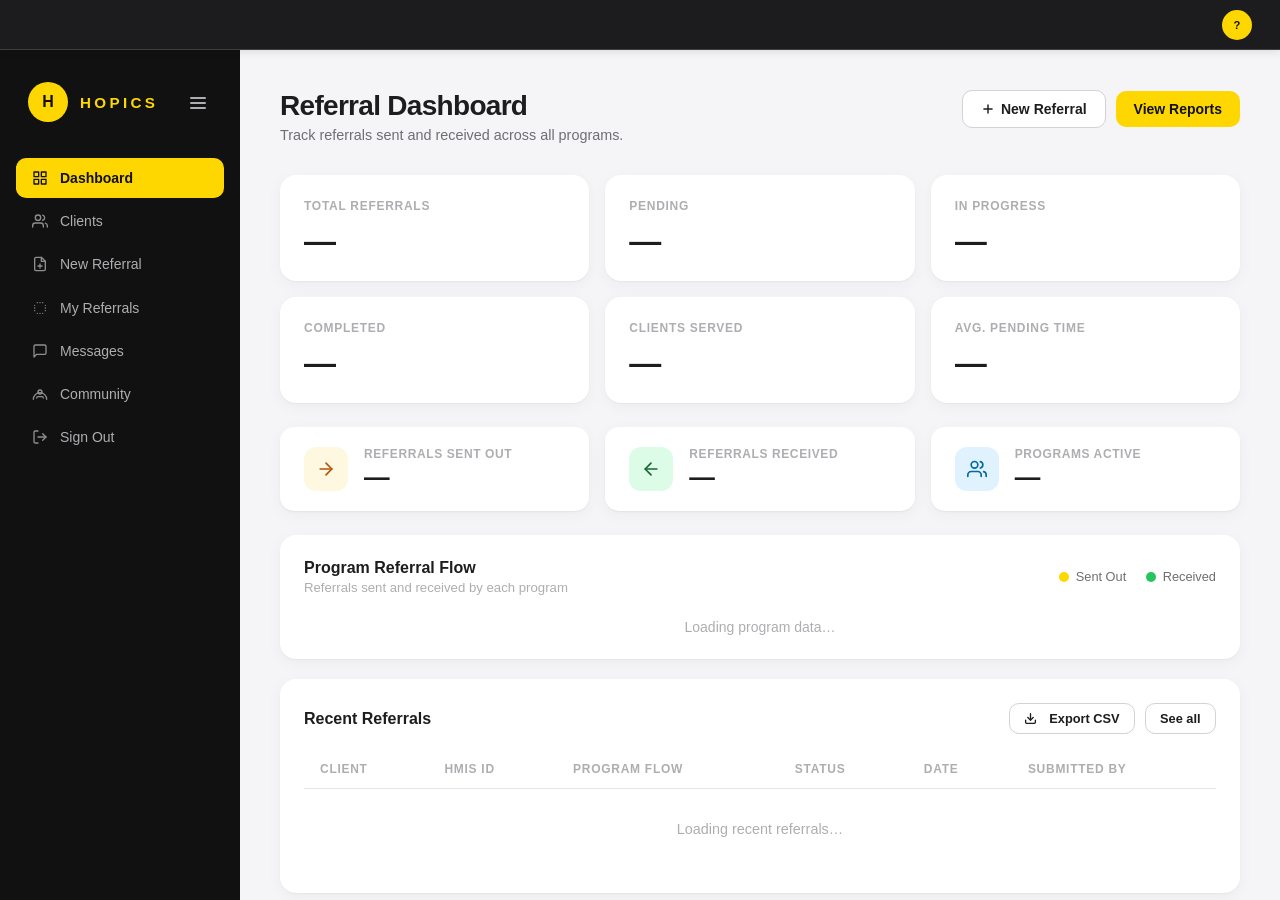
<file: dashboard.html>
<!DOCTYPE html>
<html lang="en">
<head>
    <meta charset="UTF-8">
    <meta name="viewport" content="width=device-width, initial-scale=1.0">
    <title>HOPICS — Dashboard</title>
    <link rel="stylesheet" href="styles.css">
    <script src="hopics-utils.js"></script>
    <style>
        /* ── Program Flow Table ── */
        .flow-bar-wrap {
            display: flex;
            align-items: center;
            gap: 0.5rem;
            min-width: 120px;
        }

        .flow-bar-track {
            flex: 1;
            height: 6px;
            background: #f5f5f7;
            border-radius: 99px;
            overflow: hidden;
        }

        .flow-bar-fill {
            height: 100%;
            border-radius: 99px;
            transition: width 0.4s ease;
        }

        .flow-bar-fill.sent     { background: #ffd700; }
        .flow-bar-fill.received { background: #22c55e; }

        .flow-num {
            font-size: 0.875rem;
            font-weight: 700;
            min-width: 28px;
            text-align: right;
        }

        .flow-num.sent     { color: #b45309; }
        .flow-num.received { color: #166534; }

        .flow-badge {
            display: inline-flex;
            align-items: center;
            gap: 0.3rem;
            font-size: 0.75rem;
            font-weight: 600;
            padding: 0.25rem 0.625rem;
            border-radius: 99px;
        }

        .flow-badge.net-out { background: #fff8e1; color: #b45309; }
        .flow-badge.net-in  { background: #dcfce7; color: #166534; }
        .flow-badge.balanced { background: #f5f5f7; color: #6e6e73; }

        /* ── Progress Bar Chart ── */
        .prog-bar-block {
            padding-bottom: 1.25rem;
            border-bottom: 1px solid #f5f5f7;
        }
        .prog-bar-block:last-child { border-bottom: none; padding-bottom: 0; }

        .prog-bar-header {
            display: flex;
            align-items: center;
            gap: 0.625rem;
            margin-bottom: 0.625rem;
            flex-wrap: wrap;
        }

        .prog-bar-title {
            font-size: 0.9rem;
            font-weight: 700;
            color: #1d1d1f;
            flex: 1;
            min-width: 120px;
        }

        .prog-bar-row {
            display: flex;
            align-items: center;
            gap: 0.75rem;
            margin-bottom: 0.4rem;
        }
        .prog-bar-row:last-child { margin-bottom: 0; }

        .prog-bar-label {
            font-size: 0.72rem;
            font-weight: 600;
            text-transform: uppercase;
            letter-spacing: .05em;
            width: 58px;
            flex-shrink: 0;
        }
        .prog-bar-label.sent     { color: #b45309; }
        .prog-bar-label.received { color: #166534; }

        .prog-bar-track {
            flex: 1;
            height: 10px;
            background: #f0f0f5;
            border-radius: 99px;
            overflow: hidden;
        }

        .prog-bar-fill {
            height: 100%;
            border-radius: 99px;
            transition: width 0.7s cubic-bezier(.22,1,.36,1);
        }
        .prog-bar-fill.sent     { background: linear-gradient(90deg, #f59e0b, #ffd700); }
        .prog-bar-fill.received { background: linear-gradient(90deg, #16a34a, #22c55e); }

        .prog-bar-count {
            font-size: 0.8rem;
            font-weight: 700;
            color: #6e6e73;
            width: 28px;
            text-align: right;
            flex-shrink: 0;
        }

        /* ── Program legend ── */
        .legend {
            display: flex;
            align-items: center;
            gap: 1.25rem;
            flex-wrap: wrap;
        }

        .legend-item {
            display: flex;
            align-items: center;
            gap: 0.4rem;
            font-size: 0.8rem;
            color: #6e6e73;
            font-weight: 500;
        }

        .legend-dot {
            width: 10px;
            height: 10px;
            border-radius: 50%;
            flex-shrink: 0;
        }

        /* ── Flow summary cards ── */
        .flow-summary {
            display: grid;
            grid-template-columns: repeat(3, 1fr);
            gap: 1rem;
            margin-bottom: 1.5rem;
        }

        .flow-card {
            background: #ffffff;
            border-radius: 14px;
            padding: 1.25rem 1.5rem;
            box-shadow: 0 1px 2px rgba(0,0,0,0.05), 0 4px 16px rgba(0,0,0,0.04);
            display: flex;
            align-items: center;
            gap: 1rem;
        }

        .flow-card-icon {
            width: 44px;
            height: 44px;
            border-radius: 12px;
            display: grid;
            place-items: center;
            flex-shrink: 0;
        }

        .flow-card-icon.yellow { background: #fff8e1; color: #b45309; }
        .flow-card-icon.green  { background: #dcfce7; color: #166534; }
        .flow-card-icon.blue   { background: #e0f2fe; color: #0369a1; }

        .flow-card-label {
            font-size: 0.75rem;
            font-weight: 600;
            color: #aeaeb2;
            text-transform: uppercase;
            letter-spacing: 0.05em;
            margin-bottom: 0.25rem;
        }

        .flow-card-value {
            font-size: 1.6rem;
            font-weight: 700;
            color: #1d1d1f;
            letter-spacing: -0.02em;
            line-height: 1;
        }

        /* ── Recent referrals arrow ── */
        .prog-flow-cell {
            display: flex;
            align-items: center;
            gap: 0.4rem;
            font-size: 0.875rem;
            flex-wrap: wrap;
        }

        .prog-tag {
            font-size: 0.775rem;
            font-weight: 500;
            color: #1d1d1f;
            background: #f5f5f7;
            border-radius: 6px;
            padding: 0.2rem 0.5rem;
            white-space: nowrap;
        }

        .prog-arrow {
            color: #aeaeb2;
            flex-shrink: 0;
        }

        @media (max-width: 1024px) {
            .flow-summary { grid-template-columns: repeat(2, 1fr); }
        }

        @media (max-width: 640px) {
            .flow-summary { grid-template-columns: 1fr; }
        }
    </style>
</head>
<body>
<!-- Fixed profile button top-right -->
<div id="profileBtn" onclick="window.location.href='staff-profile.html'">
    <div id="sidebarAvatar" style="width:30px;height:30px;border-radius:50%;background:#ffd700;display:grid;place-items:center;font-weight:800;font-size:0.7rem;color:#111;flex-shrink:0;overflow:hidden;">?</div>
    <span id="sidebarName" style="font-size:0.78rem;font-weight:600;color:#f5f5f7;max-width:120px;overflow:hidden;text-overflow:ellipsis;white-space:nowrap;"></span>
</div>
    <div class="app-shell">
        <aside class="app-sidebar">
            <div class="sidebar-brand">
                <div class="brand-mark">H</div>
                <h2>HOPICS</h2>
            </div>

            <nav class="sidebar-nav">
                <a href="dashboard.html" class="active">
                    <svg xmlns="http://www.w3.org/2000/svg" width="16" height="16" viewBox="0 0 24 24"
                         fill="none" stroke="currentColor" stroke-width="2" stroke-linecap="round" stroke-linejoin="round">
                        <rect x="3" y="3" width="7" height="7"/><rect x="14" y="3" width="7" height="7"/>
                        <rect x="14" y="14" width="7" height="7"/><rect x="3" y="14" width="7" height="7"/>
                    </svg>
                    <span>Dashboard</span>
                </a>
                <a href="clients.html">
                    <svg xmlns="http://www.w3.org/2000/svg" width="16" height="16" viewBox="0 0 24 24"
                         fill="none" stroke="currentColor" stroke-width="2" stroke-linecap="round" stroke-linejoin="round">
                        <path d="M17 21v-2a4 4 0 0 0-4-4H5a4 4 0 0 0-4 4v2"/>
                        <circle cx="9" cy="7" r="4"/>
                        <path d="M23 21v-2a4 4 0 0 0-3-3.87"/>
                        <path d="M16 3.13a4 4 0 0 1 0 7.75"/>
                    </svg>
                    <span>Clients</span>
                </a>
                <a href="referral.html">
                    <svg xmlns="http://www.w3.org/2000/svg" width="16" height="16" viewBox="0 0 24 24"
                         fill="none" stroke="currentColor" stroke-width="2" stroke-linecap="round" stroke-linejoin="round">
                        <path d="M14 2H6a2 2 0 0 0-2 2v16a2 2 0 0 0 2 2h12a2 2 0 0 0 2-2V8z"/>
                        <polyline points="14 2 14 8 20 8"/><line x1="12" y1="18" x2="12" y2="12"/>
                        <line x1="9" y1="15" x2="15" y2="15"/>
                    </svg>
                    <span>New Referral</span>
                </a>
                <a href="my-referrals.html">
                    <svg xmlns="http://www.w3.org/2000/svg" width="16" height="16" viewBox="0 0 24 24"
                         fill="none" stroke="currentColor" stroke-width="2" stroke-linecap="round" stroke-linejoin="round">
                        <path d="M16 4h.01"/><path d="M16 20h.01"/><path d="M8 4h.01"/><path d="M8 20h.01"/>
                        <path d="M12 4h.01"/><path d="M12 20h.01"/><path d="M4 8h.01"/><path d="M4 12h.01"/>
                        <path d="M4 16h.01"/><path d="M20 8h.01"/><path d="M20 12h.01"/><path d="M20 16h.01"/>
                    </svg>
                    <span>My Referrals</span>
                </a>
                <a href="messages.html">
                    <svg xmlns="http://www.w3.org/2000/svg" width="16" height="16" viewBox="0 0 24 24"
                         fill="none" stroke="currentColor" stroke-width="2" stroke-linecap="round" stroke-linejoin="round">
                        <path d="M21 15a2 2 0 0 1-2 2H7l-4 4V5a2 2 0 0 1 2-2h14a2 2 0 0 1 2 2z"/>
                    </svg>
                    <span>Messages</span>
                </a>
                <a href="community.html">
                    <svg xmlns="http://www.w3.org/2000/svg" width="16" height="16" viewBox="0 0 24 24"
                         fill="none" stroke="currentColor" stroke-width="2" stroke-linecap="round" stroke-linejoin="round">
                        <path d="M17 18a2 2 0 0 0-2-2H9a2 2 0 0 0-2 2"/>
                        <circle cx="12" cy="9" r="3"/>
                        <path d="M22 20a10 10 0 1 0-20 0"/>
                    </svg>
                    <span>Community</span>
                </a>
                <a href="all-referrals.html" id="allReferralsLink" style="display:none;">
                    <svg xmlns="http://www.w3.org/2000/svg" width="16" height="16" viewBox="0 0 24 24" fill="none" stroke="currentColor" stroke-width="2" stroke-linecap="round" stroke-linejoin="round">
                        <line x1="8" y1="6" x2="21" y2="6"/><line x1="8" y1="12" x2="21" y2="12"/>
                        <line x1="8" y1="18" x2="21" y2="18"/>
                        <line x1="3" y1="6" x2="3.01" y2="6"/><line x1="3" y1="12" x2="3.01" y2="12"/>
                        <line x1="3" y1="18" x2="3.01" y2="18"/>
                    </svg>
                    <span>All Referrals</span>
                </a>
                <a href="admin.html" id="adminLink" style="display:none;">
                    <svg xmlns="http://www.w3.org/2000/svg" width="16" height="16" viewBox="0 0 24 24"
                         fill="none" stroke="currentColor" stroke-width="2" stroke-linecap="round" stroke-linejoin="round">
                        <path d="M12 22s8-4 8-10V5l-8-3-8 3v7c0 6 8 10 8 10z"/>
                    </svg>
                    <span>Admin</span>
                </a>
                <a href="index.html" onclick="sessionStorage.removeItem('hopics_user')">
                    <svg xmlns="http://www.w3.org/2000/svg" width="16" height="16" viewBox="0 0 24 24"
                         fill="none" stroke="currentColor" stroke-width="2" stroke-linecap="round" stroke-linejoin="round">
                        <path d="M9 21H5a2 2 0 0 1-2-2V5a2 2 0 0 1 2-2h4"/>
                        <polyline points="16 17 21 12 16 7"/>
                        <line x1="21" y1="12" x2="9" y2="12"/>
                    </svg>
                    <span>Sign Out</span>
                </a>
            </nav>

        </aside>

        <main class="app-main">
            <section class="dashboard-header">
                <div>
                    <h1>Referral Dashboard</h1>
                    <p>Track referrals sent and received across all programs.</p>
                </div>
                <div class="quick-actions">
                    <a class="btn btn-secondary" href="referral.html">
                        <svg xmlns="http://www.w3.org/2000/svg" width="14" height="14" viewBox="0 0 24 24"
                             fill="none" stroke="currentColor" stroke-width="2.5" stroke-linecap="round" stroke-linejoin="round">
                            <line x1="12" y1="5" x2="12" y2="19"/><line x1="5" y1="12" x2="19" y2="12"/>
                        </svg>
                        New Referral
                    </a>
                    <a class="btn btn-primary" href="#">View Reports</a>
                </div>
            </section>

            <!-- Overall stats -->
            <section class="stats-grid">
                <div class="stat-card">
                    <h3>Total Referrals</h3>
                    <div class="blur-counter" id="statTotal"><span class="bc-val">—</span></div>
                </div>
                <div class="stat-card">
                    <h3>Pending</h3>
                    <div class="blur-counter" id="statPending"><span class="bc-val">—</span></div>
                </div>
                <div class="stat-card">
                    <h3>In Progress</h3>
                    <div class="blur-counter" id="statProgress"><span class="bc-val">—</span></div>
                </div>
                <div class="stat-card">
                    <h3>Completed</h3>
                    <div class="blur-counter" id="statCompleted"><span class="bc-val">—</span></div>
                </div>
                <div class="stat-card">
                    <h3>Clients Served</h3>
                    <div class="blur-counter" id="statClients"><span class="bc-val">—</span></div>
                </div>
                <div class="stat-card">
                    <h3>Avg. Pending Time</h3>
                    <div class="blur-counter" id="statAvgDays"><span class="bc-val">—</span></div>
                </div>
            </section>

            <!-- Hidden SVG blur filter -->
            <svg style="position:absolute;width:0;height:0;overflow:hidden;" xmlns="http://www.w3.org/2000/svg">
                <defs>
                    <filter id="blurFilter">
                        <feGaussianBlur id="blurFilterItem" in="SourceGraphic" stdDeviation="12,0"/>
                    </filter>
                </defs>
            </svg>

            <!-- Program Flow Summary -->
            <div class="flow-summary">
                <div class="flow-card">
                    <div class="flow-card-icon yellow">
                        <svg xmlns="http://www.w3.org/2000/svg" width="20" height="20" viewBox="0 0 24 24"
                             fill="none" stroke="currentColor" stroke-width="2" stroke-linecap="round" stroke-linejoin="round">
                            <line x1="5" y1="12" x2="19" y2="12"/>
                            <polyline points="12 5 19 12 12 19"/>
                        </svg>
                    </div>
                    <div>
                        <div class="flow-card-label">Referrals Sent Out</div>
                        <div class="flow-card-value" id="flowSent">—</div>
                    </div>
                </div>
                <div class="flow-card">
                    <div class="flow-card-icon green">
                        <svg xmlns="http://www.w3.org/2000/svg" width="20" height="20" viewBox="0 0 24 24"
                             fill="none" stroke="currentColor" stroke-width="2" stroke-linecap="round" stroke-linejoin="round">
                            <line x1="19" y1="12" x2="5" y2="12"/>
                            <polyline points="12 19 5 12 12 5"/>
                        </svg>
                    </div>
                    <div>
                        <div class="flow-card-label">Referrals Received</div>
                        <div class="flow-card-value" id="flowReceived">—</div>
                    </div>
                </div>
                <div class="flow-card">
                    <div class="flow-card-icon blue">
                        <svg xmlns="http://www.w3.org/2000/svg" width="20" height="20" viewBox="0 0 24 24"
                             fill="none" stroke="currentColor" stroke-width="2" stroke-linecap="round" stroke-linejoin="round">
                            <path d="M17 21v-2a4 4 0 0 0-4-4H5a4 4 0 0 0-4 4v2"/>
                            <circle cx="9" cy="7" r="4"/>
                            <path d="M23 21v-2a4 4 0 0 0-3-3.87"/>
                            <path d="M16 3.13a4 4 0 0 1 0 7.75"/>
                        </svg>
                    </div>
                    <div>
                        <div class="flow-card-label">Programs Active</div>
                        <div class="flow-card-value" id="flowPrograms">—</div>
                    </div>
                </div>
            </div>

            <!-- Program Flow Breakdown -->
            <section class="card" style="margin-bottom:1.25rem;">
                <div style="display:flex;justify-content:space-between;align-items:center;margin-bottom:1.5rem;">
                    <div>
                        <div class="card-title">Program Referral Flow</div>
                        <div style="font-size:0.825rem;color:#aeaeb2;margin-top:0.2rem;">Referrals sent and received by each program</div>
                    </div>
                    <div class="legend">
                        <div class="legend-item"><div class="legend-dot" style="background:#ffd700;"></div> Sent Out</div>
                        <div class="legend-item"><div class="legend-dot" style="background:#22c55e;"></div> Received</div>
                    </div>
                </div>
                <div id="programFlowBars" style="display:flex;flex-direction:column;gap:1.25rem;">
                    <div style="text-align:center;color:#aeaeb2;font-size:.875rem;">Loading program data…</div>
                </div>
            </section>

            <!-- Recent Referrals -->
            <section class="card">
                <div style="display:flex;justify-content:space-between;align-items:center;margin-bottom:0.25rem;flex-wrap:wrap;gap:.5rem;">
                    <div class="card-title">Recent Referrals</div>
                    <div style="display:flex;gap:.625rem;">
                        <button class="btn btn-secondary" onclick="exportTableToCSV('recentReferralsTable','referrals-export.csv')" style="font-size:0.8rem;padding:0.4rem 0.875rem;">
                            <svg xmlns="http://www.w3.org/2000/svg" width="13" height="13" viewBox="0 0 24 24" fill="none" stroke="currentColor" stroke-width="2.5" stroke-linecap="round" stroke-linejoin="round" style="margin-right:.35rem;"><path d="M21 15v4a2 2 0 0 1-2 2H5a2 2 0 0 1-2-2v-4"/><polyline points="7 10 12 15 17 10"/><line x1="12" y1="15" x2="12" y2="3"/></svg>Export CSV
                        </button>
                        <a class="btn btn-secondary" href="my-referrals.html" style="font-size:0.8rem;padding:0.45rem 0.9rem;">See all</a>
                    </div>
                </div>
                <div class="table-wrapper">
                    <table class="table" id="recentReferralsTable">
                        <thead>
                            <tr>
                                <th>Client</th>
                                <th>HMIS ID</th>
                                <th>Program Flow</th>
                                <th>Status</th>
                                <th>Date</th>
                                <th>Submitted By</th>
                            </tr>
                        </thead>
                        <tbody id="recentReferralsBody">
                            <tr><td colspan="6" style="text-align:center;color:#aeaeb2;padding:2rem;">Loading recent referrals…</td></tr>
                        </tbody>
                    </table>
                </div>
            </section>
        </main>
    </div>

    <!-- Profile Modal -->
    <div id="profileModal" style="display:none;position:fixed;inset:0;z-index:1000;background:rgba(0,0,0,0.5);backdrop-filter:blur(4px);" onclick="if(event.target===this)closeProfileModal()">
        <div style="position:absolute;top:50%;left:50%;transform:translate(-50%,-50%);background:#1c1c1e;border:1px solid rgba(255,255,255,0.1);border-radius:20px;padding:2rem;width:100%;max-width:400px;margin:1rem;">
            <div style="display:flex;justify-content:space-between;align-items:center;margin-bottom:1.5rem;">
                <h3 style="color:#f5f5f7;font-size:1.1rem;font-weight:700;margin:0;">My Profile</h3>
                <button onclick="closeProfileModal()" style="background:none;border:none;color:#6e6e73;cursor:pointer;font-size:1.2rem;">✕</button>
            </div>
            <!-- Avatar + identity -->
            <div style="display:flex;flex-direction:column;align-items:center;margin-bottom:1.25rem;gap:0.5rem;">
                <div id="profileAvatar" style="width:80px;height:80px;border-radius:50%;background:#ffd700;display:grid;place-items:center;font-weight:800;font-size:1.6rem;color:#111;overflow:hidden;margin-bottom:0.25rem;"></div>
                <div id="profileName" style="color:#f5f5f7;font-size:1.15rem;font-weight:700;"></div>
                <div id="profileEmail" style="color:#aeaeb2;font-size:0.82rem;"></div>
                <div id="profileRole" style="background:rgba(255,215,0,0.12);color:#ffd700;font-size:0.75rem;font-weight:600;text-transform:capitalize;padding:0.2rem 0.75rem;border-radius:20px;border:1px solid rgba(255,215,0,0.25);"></div>
                <label style="font-size:0.75rem;color:#6e6e73;cursor:pointer;margin-top:0.25rem;">
                    <input type="file" id="photoUpload" accept="image/*" style="display:none;" onchange="handlePhotoUpload(this)">
                    Change Photo
                </label>
            </div>
            <div style="height:1px;background:rgba(255,255,255,0.08);margin-bottom:1.25rem;"></div>
            <button onclick="signOut()" style="margin-top:1.5rem;width:100%;padding:0.75rem;border-radius:10px;border:1px solid rgba(239,68,68,0.3);background:rgba(239,68,68,0.1);color:#fca5a5;font-size:0.875rem;font-weight:600;cursor:pointer;">Sign Out</button>
        </div>
    </div>

    <script>
    (function initProfileWidget() {
        const sess = JSON.parse(sessionStorage.getItem('hopics_user') || '{}');
        if (!sess.email) return;

        function getInitials(name) {
            if (!name) return '?';
            const p = name.trim().split(' ');
            return p.length >= 2 ? (p[0][0] + p[p.length-1][0]).toUpperCase() : name.slice(0,2).toUpperCase();
        }

        const savedPhoto = localStorage.getItem('hopics_profile_photo_' + sess.email);
        const avatarContent = savedPhoto
            ? `<img src="${savedPhoto}" style="width:100%;height:100%;object-fit:cover;">`
            : getInitials(sess.name || sess.email);

        const sidebarAv = document.getElementById('sidebarAvatar');
        const sidebarNm = document.getElementById('sidebarName');
        const sidebarRl = document.getElementById('sidebarRole');
        if (sidebarAv) { sidebarAv.innerHTML = avatarContent; if (savedPhoto) sidebarAv.style.background = 'transparent'; }
        if (sidebarNm) sidebarNm.textContent = sess.name || sess.email;
        if (sidebarRl) sidebarRl.textContent = (sess.role || '').replace(/_/g, ' ');
    })();

    function openProfileModal() {
        const sess = JSON.parse(sessionStorage.getItem('hopics_user') || '{}');
        function getInitials(name) {
            if (!name) return '?';
            const p = name.trim().split(' ');
            return p.length >= 2 ? (p[0][0] + p[p.length-1][0]).toUpperCase() : name.slice(0,2).toUpperCase();
        }
        const savedPhoto = localStorage.getItem('hopics_profile_photo_' + sess.email);
        const avEl = document.getElementById('profileAvatar');
        if (avEl) {
            avEl.innerHTML = savedPhoto ? `<img src="${savedPhoto}" style="width:100%;height:100%;object-fit:cover;">` : getInitials(sess.name || sess.email);
            avEl.style.background = savedPhoto ? 'transparent' : '#ffd700';
        }
        const nm = document.getElementById('profileName');   if (nm) nm.textContent  = sess.name  || '—';
        const em = document.getElementById('profileEmail');  if (em) em.textContent  = sess.email || '—';
        const rl = document.getElementById('profileRole');   if (rl) rl.textContent  = (sess.role || '').replace(/_/g, ' ');
        document.getElementById('profileModal').style.display = 'block';
    }

    function closeProfileModal() {
        document.getElementById('profileModal').style.display = 'none';
    }

    function handlePhotoUpload(input) {
        const file = input.files[0];
        if (!file) return;
        const reader = new FileReader();
        reader.onload = function(e) {
            const dataUrl = e.target.result;
            const sess = JSON.parse(sessionStorage.getItem('hopics_user') || '{}');
            localStorage.setItem('hopics_profile_photo_' + sess.email, dataUrl);
            // Update avatar everywhere
            const img = `<img src="${dataUrl}" style="width:100%;height:100%;object-fit:cover;">`;
            const avEl = document.getElementById('profileAvatar');
            if (avEl) { avEl.innerHTML = img; avEl.style.background = 'transparent'; }
            const sbAv = document.getElementById('sidebarAvatar');
            if (sbAv) { sbAv.innerHTML = img; sbAv.style.background = 'transparent'; }
        };
        reader.readAsDataURL(file);
    }

    function signOut() {
        sessionStorage.removeItem('hopics_user');
        window.location.href = 'login.html';
    }
    </script>

    <script>
        const GOOGLE_SCRIPT_URL = 'https://script.google.com/macros/s/AKfycbxivCGau_AAvXVPa20svMiZKRmm2IXqk6vT7KL_nmnCcIR8pz2wwUHekONomebDaM0L2w/exec';

        /* ── Blur-motion counter ─────────────────────────────── */
        function blurCount(elId, target, suffix) {
            const el = document.getElementById(elId);
            if (!el) return;
            target = parseInt(target) || 0;

            // Build DOM structure
            el.innerHTML = '';
            const thousands = Math.floor(target / 1000);
            const remainder = target % 1000;
            const hasSplit   = thousands > 0;

            if (hasSplit) {
                const leftEl = document.createElement('span');
                leftEl.className = 'bc-left';
                leftEl.textContent = thousands;

                const sepEl = document.createElement('span');
                sepEl.className = 'bc-sep';
                sepEl.textContent = ',';

                const rightEl = document.createElement('span');
                rightEl.className = 'bc-right';
                rightEl.textContent = String(remainder).padStart(3, '0');

                el.appendChild(leftEl);
                el.appendChild(sepEl);
                el.appendChild(rightEl);

                if (suffix) {
                    const sfx = document.createElement('span');
                    sfx.className = 'bc-suffix';
                    sfx.textContent = suffix;
                    el.appendChild(sfx);
                }

                animateBlurSplit(leftEl, sepEl, rightEl, thousands, remainder);
            } else {
                const valEl = document.createElement('span');
                valEl.className = 'bc-val';
                valEl.textContent = '0';
                el.appendChild(valEl);

                if (suffix) {
                    const sfx = document.createElement('span');
                    sfx.className = 'bc-suffix';
                    sfx.textContent = suffix;
                    el.appendChild(sfx);
                }

                animateBlurSingle(valEl, target);
            }
        }

        function animateBlurSingle(el, target) {
            if (target === 0) { el.textContent = '0'; return; }
            const duration  = 900;
            const start     = performance.now();
            const blurItem  = document.getElementById('blurFilterItem');

            function tick(now) {
                const t        = Math.min((now - start) / duration, 1);
                const eased    = 1 - Math.pow(1 - t, 3);
                const current  = Math.round(eased * target);
                const blurAmt  = (1 - eased) * 14;

                el.textContent = current;
                el.style.filter = blurAmt > 0.5
                    ? 'url(#blurFilter)'
                    : 'none';

                if (blurItem) blurItem.setAttribute('stdDeviation', blurAmt.toFixed(1) + ',0');

                if (t < 1) requestAnimationFrame(tick);
                else { el.textContent = target; el.style.filter = 'none'; }
            }
            requestAnimationFrame(tick);
        }

        function animateBlurSplit(leftEl, sepEl, rightEl, thousands, remainder) {
            const duration = 900;
            const start    = performance.now();
            const blurItem = document.getElementById('blurFilterItem');
            const totalTarget = thousands * 1000 + remainder;

            function tick(now) {
                const t       = Math.min((now - start) / duration, 1);
                const eased   = 1 - Math.pow(1 - t, 3);
                const current = Math.round(eased * totalTarget);
                const blurAmt = (1 - eased) * 14;
                const curThousands = Math.floor(current / 1000);
                const curRemainder = current % 1000;

                leftEl.textContent  = curThousands > 0 ? curThousands : '';
                rightEl.textContent = curThousands > 0
                    ? String(curRemainder).padStart(3, '0')
                    : String(current);
                sepEl.classList.toggle('visible', curThousands > 0);

                const filterVal = blurAmt > 0.5 ? 'url(#blurFilter)' : 'none';
                leftEl.style.filter  = filterVal;
                rightEl.style.filter = filterVal;
                if (blurItem) blurItem.setAttribute('stdDeviation', blurAmt.toFixed(1) + ',0');

                if (t < 1) requestAnimationFrame(tick);
                else {
                    leftEl.textContent  = thousands;
                    rightEl.textContent = String(remainder).padStart(3, '0');
                    sepEl.classList.add('visible');
                    leftEl.style.filter  = 'none';
                    rightEl.style.filter = 'none';
                }
            }
            requestAnimationFrame(tick);
        }

        function loadDashboardData() {
            gasGet('listReferrals').then(function(data) {
                onDashboardLoaded(data);
            }).catch(function() { /* keep placeholder values as fallback */ });
        }

        function onDashboardLoaded(data) {
            if (!data || !data.success || !Array.isArray(data.referrals)) return;
            const referrals = data.referrals;

            // Stats
            const total     = referrals.length;
            const pending   = referrals.filter(r => r.status === 'pending').length;
            const progress  = referrals.filter(r => r.status === 'in-progress' || r.status === 'in progress').length;
            const completed = referrals.filter(r => r.status === 'completed').length;

            // Unique clients served (by clientName)
            const uniqueClients = new Set(referrals.map(r => r.clientName).filter(Boolean)).size;

            // Avg days pending
            const pendingRefs = referrals.filter(r => r.status === 'pending' && r.timestamp);
            const avgDays = pendingRefs.length > 0
                ? Math.round(pendingRefs.reduce((sum, r) => {
                    return sum + (Date.now() - new Date(r.timestamp)) / 86400000;
                  }, 0) / pendingRefs.length)
                : 0;

            blurCount('statTotal',     total);
            blurCount('statPending',   pending);
            blurCount('statProgress',  progress);
            blurCount('statCompleted', completed);
            blurCount('statClients',   uniqueClients);
            blurCount('statAvgDays',   avgDays, 'd');

            // Recent referrals (last 5)
            const recent = referrals.slice(-5).reverse();
            const tbody = document.getElementById('recentReferralsBody');
            if (tbody && recent.length > 0) {
                tbody.innerHTML = recent.map(r => {
                    const statusClass = { pending: 'status-pending', 'in-progress': 'status-progress', completed: 'status-completed', closed: 'status-closed' }[r.status] || 'status-pending';
                    const date = r.timestamp ? new Date(r.timestamp).toLocaleDateString('en-US', { month: 'short', day: 'numeric' }) : '—';
                    const profileUrl = r.hmisId
                        ? `client-profile.html?hmisId=${encodeURIComponent(r.hmisId)}&name=${encodeURIComponent(r.clientName || '')}`
                        : `client-profile.html?name=${encodeURIComponent(r.clientName || '')}`;
                    return `<tr>
                        <td><a href="${profileUrl}" style="color:#1d1d1f;font-weight:600;text-decoration:none;border-bottom:1px solid #d2d2d7;">${r.clientName || '—'}</a></td>
                        <td><a href="${profileUrl}" style="color:#1d1d1f;text-decoration:none;border-bottom:1px dashed #d2d2d7;font-size:0.85rem;">${r.hmisId || '—'}</a></td>
                        <td><span class="program-tag from-tag">${r.fromProgram || '—'}</span> → <span class="program-tag to-tag">${r.toProgram || '—'}</span></td>
                        <td><span class="status-pill ${statusClass}">${r.status || 'pending'}</span></td>
                        <td>${date}</td>
                        <td>${r.submittedBy || r.createdBy || '—'}</td>
                    </tr>`;
                }).join('');
            }

            // Flow summary cards
            let totalSent = 0, totalReceived = 0;
            referrals.forEach(r => {
                if (r.fromProgram) totalSent++;
                if (r.toProgram) totalReceived++;
            });
            const flowSentEl = document.getElementById('flowSent');
            const flowReceivedEl = document.getElementById('flowReceived');
            const flowProgramsEl = document.getElementById('flowPrograms');
            if (flowSentEl) flowSentEl.textContent = totalSent;
            if (flowReceivedEl) flowReceivedEl.textContent = totalReceived;

            // Program flow
            const programMap = {};
            referrals.forEach(r => {
                if (r.fromProgram) {
                    if (!programMap[r.fromProgram]) programMap[r.fromProgram] = { sent: 0, received: 0, pending: 0 };
                    programMap[r.fromProgram].sent++;
                    if (r.status === 'pending') programMap[r.fromProgram].pending++;
                }
                if (r.toProgram) {
                    if (!programMap[r.toProgram]) programMap[r.toProgram] = { sent: 0, received: 0, pending: 0 };
                    programMap[r.toProgram].received++;
                }
            });
            const flowBody = document.getElementById('programFlowBody');
            const flowBars = document.getElementById('programFlowBars');
            if (flowProgramsEl) flowProgramsEl.textContent = Object.keys(programMap).length;
            if (flowBars && Object.keys(programMap).length > 0) {
                const maxVal = Math.max(...Object.values(programMap).map(p => Math.max(p.sent, p.received)), 1);
                flowBars.innerHTML = Object.entries(programMap).map(([prog, p]) => {
                    const net = p.received - p.sent;
                    const netLabel = net > 0 ? `+${net} in` : net < 0 ? `${net} out` : 'Balanced';
                    const netClass = net > 0 ? 'net-in' : net < 0 ? 'net-out' : 'balanced';
                    const sentPct = Math.round((p.sent / maxVal) * 100);
                    const recvPct = Math.round((p.received / maxVal) * 100);
                    return `<div class="prog-bar-block">
                        <div class="prog-bar-header">
                            <span class="prog-bar-title">${prog}</span>
                            <span class="flow-badge ${netClass}">${netLabel}</span>
                            ${p.pending ? `<span class="status-pill status-pending" style="font-size:.72rem;">${p.pending} pending</span>` : ''}
                        </div>
                        <div class="prog-bar-row">
                            <span class="prog-bar-label sent">Sent</span>
                            <div class="prog-bar-track">
                                <div class="prog-bar-fill sent" style="width:0%" data-target="${sentPct}"></div>
                            </div>
                            <span class="prog-bar-count">${p.sent}</span>
                        </div>
                        <div class="prog-bar-row">
                            <span class="prog-bar-label received">Received</span>
                            <div class="prog-bar-track">
                                <div class="prog-bar-fill received" style="width:0%" data-target="${recvPct}"></div>
                            </div>
                            <span class="prog-bar-count">${p.received}</span>
                        </div>
                    </div>`;
                }).join('');

                // Animate bars in
                requestAnimationFrame(function() {
                    document.querySelectorAll('.prog-bar-fill[data-target]').forEach(function(el) {
                        const target = el.getAttribute('data-target');
                        setTimeout(function() {
                            el.style.width = target + '%';
                        }, 80);
                    });
                });
            } else if (flowBars) {
                flowBars.innerHTML = '<div style="text-align:center;color:#aeaeb2;font-size:.875rem;padding:.5rem 0;">No referral data yet.</div>';
            }
        }

        // Show admin link if user is admin
        const _sess = JSON.parse(sessionStorage.getItem('hopics_user') || '{}');
        if (_sess.role === 'admin') {
            const al = document.getElementById('adminLink');
            if (al) al.style.display = 'flex';
            const arl = document.getElementById('allReferralsLink');
            if (arl) arl.style.display = 'flex';
        }

        loadDashboardData();
    </script>
</body>
</html>
</file>
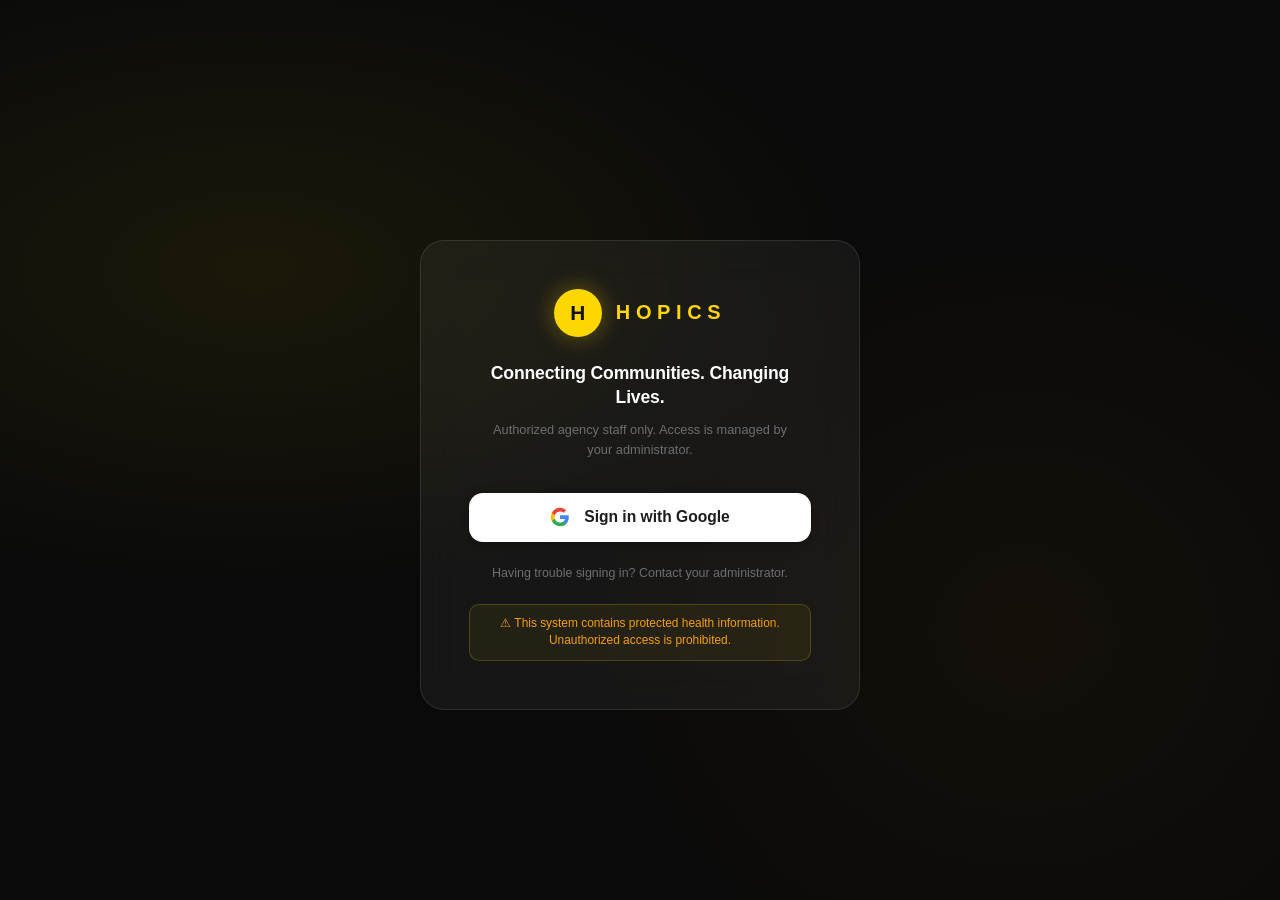
<file: login.html>
<!DOCTYPE html>
<html lang="en">
<head>
    <meta charset="UTF-8">
    <meta name="viewport" content="width=device-width, initial-scale=1.0">
    <title>HOPICS — Sign In</title>
    <link rel="stylesheet" href="styles.css">
    <style>
        /* ── Immersive Login ── */
        body.login-page {
            background: #0a0a0a;
            min-height: 100vh;
            display: flex;
            align-items: center;
            justify-content: center;
            position: relative;
            overflow: hidden;
        }

        .login-bg {
            position: fixed;
            inset: 0;
            background:
                radial-gradient(ellipse 80% 60% at 20% 30%, rgba(255,215,0,0.07) 0%, transparent 60%),
                radial-gradient(ellipse 60% 80% at 80% 70%, rgba(180,100,0,0.06) 0%, transparent 60%),
                #0a0a0a;
            animation: bgShift 12s ease-in-out infinite alternate;
            z-index: 0;
        }

        @keyframes bgShift {
            0%   { background-position: 0% 0%, 100% 100%; }
            33%  { background-position: 30% 20%, 70% 80%; }
            66%  { background-position: 60% 40%, 40% 60%; }
            100% { background-position: 20% 80%, 80% 20%; }
        }

        .login-card {
            position: relative;
            z-index: 1;
            width: 100%;
            max-width: 440px;
            margin: 2rem;
            backdrop-filter: blur(20px);
            -webkit-backdrop-filter: blur(20px);
            background: rgba(255, 255, 255, 0.05);
            border: 1px solid rgba(255, 255, 255, 0.1);
            border-radius: 24px;
            padding: 3rem;
            display: flex;
            flex-direction: column;
            align-items: center;
            gap: 0;
            animation: cardIn 0.5s cubic-bezier(0.22, 1, 0.36, 1) both;
        }

        @keyframes cardIn {
            from { opacity: 0; transform: translateY(20px) scale(0.97); }
            to   { opacity: 1; transform: translateY(0) scale(1); }
        }

        /* Brand */
        .login-brand {
            display: flex;
            align-items: center;
            gap: 0.875rem;
            margin-bottom: 1.5rem;
        }

        .login-brand-mark {
            width: 48px;
            height: 48px;
            border-radius: 50%;
            background: #ffd700;
            display: grid;
            place-items: center;
            font-weight: 800;
            font-size: 1.3rem;
            color: #111111;
            flex-shrink: 0;
            box-shadow: 0 0 24px rgba(255, 215, 0, 0.35);
        }

        .login-brand-text {
            font-size: 1.25rem;
            letter-spacing: 0.28em;
            color: #ffd700;
            font-weight: 700;
        }

        .login-tagline {
            font-size: 1.1rem;
            font-weight: 700;
            color: #ffffff;
            text-align: center;
            letter-spacing: -0.01em;
            line-height: 1.4;
            margin-bottom: 0.625rem;
        }

        .login-subtitle {
            font-size: 0.8rem;
            color: #6e6e73;
            text-align: center;
            line-height: 1.6;
            margin-bottom: 2rem;
            max-width: 320px;
        }

        /* Google Button */
        .btn-google-sso {
            width: 100%;
            padding: 0.9rem 1.25rem;
            border-radius: 14px;
            border: none;
            background: #ffffff;
            display: flex;
            align-items: center;
            justify-content: center;
            gap: 0.875rem;
            font-weight: 700;
            font-size: 0.975rem;
            color: #1d1d1f;
            cursor: pointer;
            transition: background 0.2s ease, box-shadow 0.2s ease, transform 0.15s ease;
            box-shadow: 0 2px 8px rgba(0, 0, 0, 0.3);
            margin-bottom: 1.5rem;
        }

        .btn-google-sso:hover {
            background: #f5f5f7;
            box-shadow: 0 4px 20px rgba(0, 0, 0, 0.4);
            transform: translateY(-1px);
        }

        .btn-google-sso:active {
            transform: translateY(0);
            box-shadow: 0 2px 8px rgba(0, 0, 0, 0.3);
        }

        .btn-google-sso:disabled {
            opacity: 0.6;
            cursor: not-allowed;
            transform: none;
        }

        /* Error message */
        .login-error {
            display: none;
            width: 100%;
            padding: 0.75rem 1rem;
            background: rgba(239, 68, 68, 0.12);
            border: 1px solid rgba(239, 68, 68, 0.3);
            border-radius: 10px;
            font-size: 0.825rem;
            color: #fca5a5;
            text-align: center;
            margin-bottom: 1rem;
        }

        .login-error.visible { display: block; }

        /* Loading state */
        .login-loading {
            display: none;
            width: 100%;
            padding: 0.75rem 1rem;
            background: rgba(255, 215, 0, 0.08);
            border: 1px solid rgba(255, 215, 0, 0.2);
            border-radius: 10px;
            font-size: 0.825rem;
            color: #ffd700;
            text-align: center;
            margin-bottom: 1rem;
        }

        .login-loading.visible { display: block; }

        /* Support text */
        .login-support {
            font-size: 0.78rem;
            color: #6e6e73;
            text-align: center;
            margin-bottom: 1.5rem;
        }

        /* HIPAA notice */
        .hipaa-notice {
            width: 100%;
            padding: 0.625rem 0.875rem;
            background: rgba(255, 215, 0, 0.06);
            border: 1px solid rgba(255, 215, 0, 0.2);
            border-radius: 10px;
            font-size: 0.745rem;
            color: #f59e0b;
            text-align: center;
            line-height: 1.5;
        }

        @media (max-width: 480px) {
            .login-card { padding: 2rem 1.5rem; margin: 1rem; }
        }
    </style>
</head>
<body class="login-page">
    <div class="login-bg"></div>

    <div class="login-card">
        <!-- Brand -->
        <div class="login-brand">
            <div class="login-brand-mark">H</div>
            <div class="login-brand-text">HOPICS</div>
        </div>

        <!-- Tagline -->
        <div class="login-tagline">Connecting Communities. Changing Lives.</div>
        <p class="login-subtitle">Authorized agency staff only. Access is managed by your administrator.</p>

        <!-- Loading / Error states -->
        <div class="login-loading" id="loginLoading">Verifying your account, please wait...</div>
        <div class="login-error" id="loginError"></div>
        <button class="btn-google-sso" id="retryBtn" type="button" onclick="retryVerify()" style="display:none; margin-bottom:0.5rem;">
            Try Again
        </button>

        <!-- Google Sign-In Button -->
        <button class="btn-google-sso" id="googleSignInBtn" type="button" onclick="triggerGoogleSignIn()">
            <svg width="20" height="20" viewBox="0 0 24 24" xmlns="http://www.w3.org/2000/svg" aria-hidden="true">
                <path d="M22.56 12.25c0-.78-.07-1.53-.2-2.25H12v4.26h5.92c-.26 1.37-1.04 2.53-2.21 3.31v2.77h3.57c2.08-1.92 3.28-4.74 3.28-8.09z" fill="#4285F4"/>
                <path d="M12 23c2.97 0 5.46-.98 7.28-2.66l-3.57-2.77c-.98.66-2.23 1.06-3.71 1.06-2.86 0-5.29-1.93-6.16-4.53H2.18v2.84C3.99 20.53 7.7 23 12 23z" fill="#34A853"/>
                <path d="M5.84 14.09c-.22-.66-.35-1.36-.35-2.09s.13-1.43.35-2.09V7.07H2.18C1.43 8.55 1 10.22 1 12s.43 3.45 1.18 4.93l3.66-2.84z" fill="#FBBC05"/>
                <path d="M12 5.38c1.62 0 3.06.56 4.21 1.64l3.15-3.15C17.45 2.09 14.97 1 12 1 7.7 1 3.99 3.47 2.18 7.07l3.66 2.84c.87-2.6 3.3-4.53 6.16-4.53z" fill="#EA4335"/>
            </svg>
            Sign in with Google
        </button>

        <!-- Support -->
        <p class="login-support">Having trouble signing in? Contact your administrator.</p>

        <!-- HIPAA Notice -->
        <div class="hipaa-notice">
            ⚠ This system contains protected health information. Unauthorized access is prohibited.
        </div>
    </div>

    <script>
        const CLIENT_ID = '80449522850-7anfol1m0e2n78kkb7vci4oc46fo8gq2.apps.googleusercontent.com';
        const REDIRECT_URI = 'https://anissacd.github.io/HOPICS-Referral-App/login.html';
        const GAS_URL = 'https://script.google.com/macros/s/AKfycbxivCGau_AAvXVPa20svMiZKRmm2IXqk6vT7KL_nmnCcIR8pz2wwUHekONomebDaM0L2w/exec';

        // ── Warm up GAS immediately on page load ────────────────────
        // Fires a no-op ping so GAS is awake by the time the user finishes OAuth
        (function warmUpGAS() {
            var s = document.createElement('script');
            s.src = GAS_URL + '?action=ping&callback=_gasPingCb';
            window._gasPingCb = function() { console.log('[HOPICS] GAS warmed up'); };
            s.onerror = function() {};
            document.head.appendChild(s);
        })();

        // ── On page load: check if returning from Google OAuth ──────
        (function () {
            // Already signed in — skip to dashboard
            const sess = JSON.parse(sessionStorage.getItem('hopics_user') || '{}');
            if (sess.role && sess.role !== 'pending') {
                window.location.replace('dashboard.html');
                return;
            }

            // Returning from Google with access token in URL hash
            const hash = window.location.hash;
            if (hash && hash.includes('access_token=')) {
                const params = new URLSearchParams(hash.replace('#', '?'));
                const token  = params.get('access_token');
                if (token) {
                    // Clear hash from URL
                    history.replaceState(null, '', window.location.pathname);
                    showLoading();
                    fetchUserInfo(token);
                }
            }

            // Error returned from Google
            if (hash && hash.includes('error=')) {
                const params = new URLSearchParams(hash.replace('#', '?'));
                showError('Sign-in failed: ' + (params.get('error_description') || params.get('error')));
            }
        })();

        // ── Button click: redirect to Google OAuth ──────────────────
        function triggerGoogleSignIn() {
            const state = Math.random().toString(36).substring(2);
            sessionStorage.setItem('oauth_state', state);

            const url = 'https://accounts.google.com/o/oauth2/v2/auth?' +
                'client_id='    + encodeURIComponent(CLIENT_ID) +
                '&redirect_uri=' + encodeURIComponent(REDIRECT_URI) +
                '&response_type=token' +
                '&scope='        + encodeURIComponent('openid email profile') +
                '&prompt=select_account' +
                '&state='        + state;

            window.location.href = url;
        }

        // ── Fetch user info from Google using access token ──────────
        async function fetchUserInfo(token) {
            try {
                const resp = await fetch('https://www.googleapis.com/oauth2/v3/userinfo', {
                    headers: { Authorization: 'Bearer ' + token }
                });
                if (!resp.ok) throw new Error('userinfo failed');

                const user    = await resp.json();
                const email   = user.email   || '';
                const name    = user.name    || '';
                const picture = user.picture || '';

                sessionStorage.setItem('hopics_user', JSON.stringify({
                    email, name, picture, role: 'pending'
                }));

                verifyAccess(email, name, picture);

            } catch (err) {
                hideLoading();
                showError('Could not get account info. Please try again.');
            }
        }

        // ── Verify access via Google Apps Script (JSONP) ────────────
        // Retries automatically up to 3 times — each attempt warms GAS further
        function verifyAccess(email, name, picture, attempt) {
            attempt = attempt || 1;
            window._pendingAuth = { email, name, picture };
            window._authDone    = false;

            console.log('[HOPICS] verifyUser attempt', attempt, 'for:', email);

            // Each attempt uses a unique callback name so stale callbacks don't collide
            var cbName = 'onUserVerified_' + attempt;
            window[cbName] = function(data) { onUserVerified(data); };

            const script  = document.createElement('script');
            script.src    = GAS_URL +
                '?action=verifyUser' +
                '&email='    + encodeURIComponent(email) +
                '&callback=' + cbName;
            script.onerror = function () {
                console.warn('[HOPICS] verifyUser script error on attempt', attempt, 'for:', email);
                showSlowMessage();
            };

            // Warn at 15s
            const warnTimer = setTimeout(function () {
                if (!window._authDone) {
                    console.warn('[HOPICS] verifyUser >15s on attempt', attempt);
                    showSlowMessage();
                }
            }, 15000);

            // Auto-retry at 45s (up to 3 attempts), then show manual retry button
            const hardTimer = setTimeout(function () {
                if (!window._authDone) {
                    window._authDone = true;
                    console.error('[HOPICS] verifyUser timed out on attempt', attempt, '— next attempt:', attempt + 1);
                    if (attempt < 3) {
                        document.getElementById('loginLoading').textContent =
                            'Still warming up… retrying (attempt ' + (attempt + 1) + ' of 3)…';
                        verifyAccess(email, name, picture, attempt + 1);
                    } else {
                        hideLoading();
                        showRetry();
                    }
                }
            }, 45000);

            window._authWarnTimer = warnTimer;
            window._authHardTimer = hardTimer;
            document.head.appendChild(script);
        }

        function showSlowMessage() {
            if (window._authDone) return;
            document.getElementById('loginLoading').textContent =
                'Still verifying… Google servers are warming up. Please wait.';
        }

        function showRetry() {
            showError('Server is taking too long to respond. Click Try Again — it should work now.');
            document.getElementById('retryBtn').style.display = 'block';
        }

        function retryVerify() {
            const auth = window._pendingAuth;
            if (!auth || !auth.email) { window.location.reload(); return; }
            document.getElementById('retryBtn').style.display = 'none';
            document.getElementById('loginError').classList.remove('visible');
            showLoading();
            verifyAccess(auth.email, auth.name, auth.picture, 1);
        }

        // ── JSONP callback ──────────────────────────────────────────
        function onUserVerified(data) {
            clearTimeout(window._authWarnTimer);
            clearTimeout(window._authHardTimer);

            if (window._authDone) return;  // hard timeout already fired
            window._authDone = true;

            const { email, picture } = window._pendingAuth || {};
            console.log('[HOPICS] verifyUser response for', email, ':', data);

            if (data && data.authorized) {
                // Always use name and program from Users sheet — not Google account
                const sheetName = (data.name && data.name.trim()) ? data.name.trim() : '';
                sessionStorage.setItem('hopics_user', JSON.stringify({
                    email, name: sheetName, picture,
                    role:    data.role    || 'case_manager',
                    program: data.program || ''
                }));
                console.log('[HOPICS] Login success — role:', data.role, 'name:', sheetName);
                window.location.href = 'dashboard.html';
            } else {
                console.warn('[HOPICS] Access denied for:', email, '— response:', data);
                hideLoading();
                showError('Your account is not authorized. Contact your administrator.');
            }
        }

        // ── UI helpers ──────────────────────────────────────────────
        function showLoading() {
            document.getElementById('loginLoading').classList.add('visible');
            document.getElementById('googleSignInBtn').disabled = true;
        }

        function hideLoading() {
            document.getElementById('loginLoading').classList.remove('visible');
            document.getElementById('googleSignInBtn').disabled = false;
        }

        function showError(msg) {
            const el = document.getElementById('loginError');
            el.textContent = msg;
            el.classList.add('visible');
        }

        function hideError() {
            document.getElementById('loginError').classList.remove('visible');
        }
    </script>
</body>
</html>
</file>
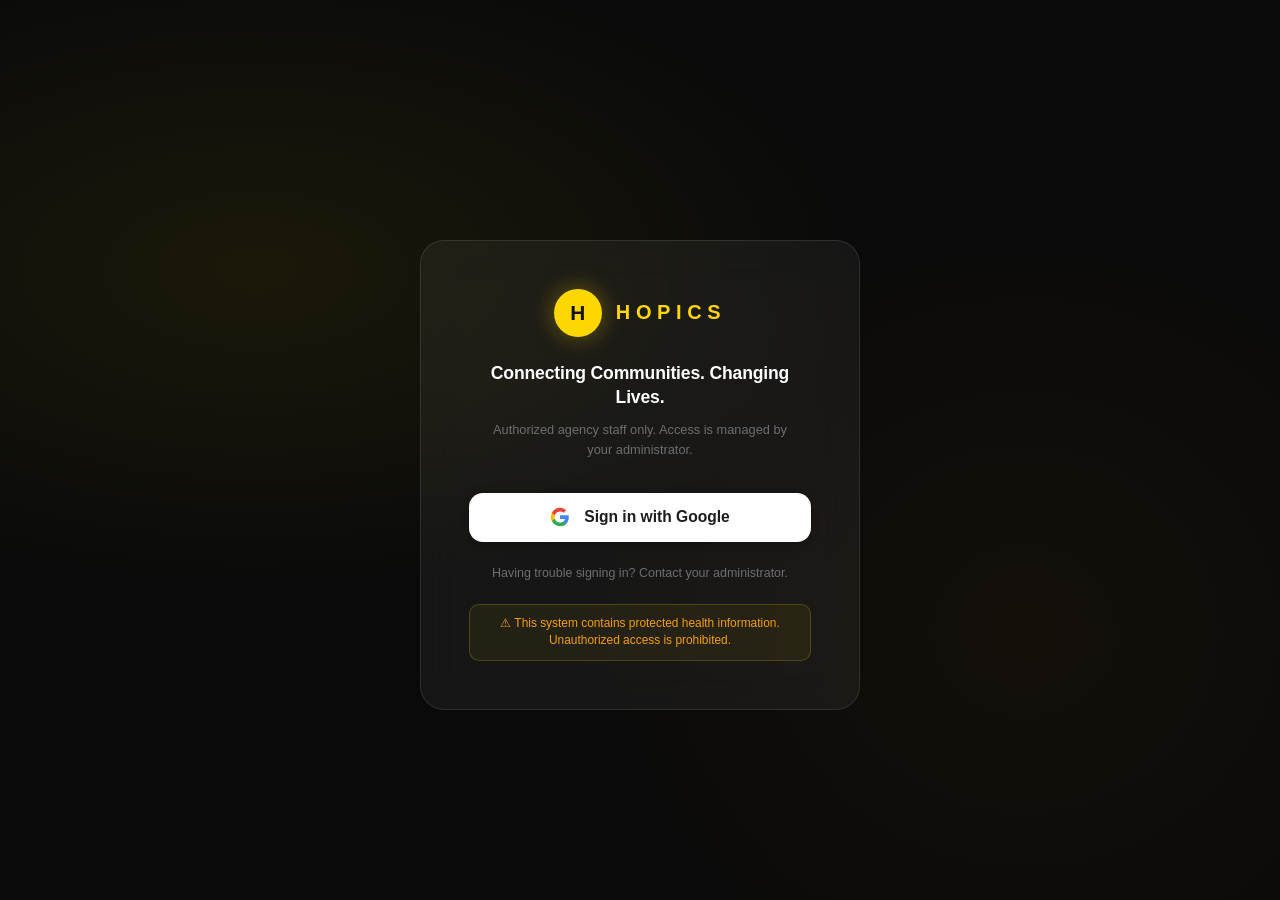
<file: messages.html>
<!DOCTYPE html>
<html lang="en">
<head>
    <meta charset="UTF-8">
    <meta name="viewport" content="width=device-width, initial-scale=1.0">
    <title>HOPICS — Messages</title>
    <link rel="stylesheet" href="styles.css">
    <script src="hopics-utils.js"></script>
    <style>
        /* ── Override app-main padding for messages layout ── */
        .app-main.messages-main {
            padding: 0;
            display: flex;
            overflow: hidden;
            height: 100vh;
        }

        /* ── Thread List Panel ── */
        .thread-panel {
            width: 320px;
            flex-shrink: 0;
            border-right: 1px solid #e5e5ea;
            background: #ffffff;
            display: flex;
            flex-direction: column;
            height: 100%;
        }

        .thread-panel-header {
            padding: 1.5rem 1.25rem 1rem;
            border-bottom: 1px solid #f5f5f7;
            flex-shrink: 0;
        }

        .thread-panel-header h2 {
            font-size: 1.2rem;
            font-weight: 700;
            color: #1d1d1f;
            margin-bottom: 0.875rem;
        }

        .thread-search {
            position: relative;
        }

        .thread-search svg {
            position: absolute;
            left: 0.75rem;
            top: 50%;
            transform: translateY(-50%);
            color: #aeaeb2;
            pointer-events: none;
        }

        .thread-search input {
            width: 100%;
            padding: 0.6rem 0.875rem 0.6rem 2.25rem;
            border-radius: 10px;
            border: 1px solid #d2d2d7;
            background: #f5f5f7;
            font-size: 0.875rem;
            color: #1d1d1f;
            transition: border-color 0.2s ease, box-shadow 0.2s ease, background 0.2s ease;
        }

        .thread-search input::placeholder { color: #aeaeb2; }

        .thread-search input:focus {
            outline: none;
            border-color: #ffd700;
            background: #ffffff;
            box-shadow: 0 0 0 3px rgba(255, 215, 0, 0.18);
        }

        .thread-list {
            flex: 1;
            overflow-y: auto;
        }

        .thread-item {
            display: flex;
            align-items: center;
            gap: 0.875rem;
            padding: 0.875rem 1.25rem;
            cursor: pointer;
            border-bottom: 1px solid #f5f5f7;
            transition: background 0.15s ease;
            position: relative;
        }

        .thread-item:hover { background: #f5f5f7; }

        .thread-item.active {
            background: #fff8e1;
            border-left: 3px solid #ffd700;
        }

        .thread-avatar {
            width: 42px;
            height: 42px;
            border-radius: 50%;
            background: linear-gradient(135deg, #ffd700 0%, #f59e0b 100%);
            display: grid;
            place-items: center;
            font-size: 0.8rem;
            font-weight: 800;
            color: #111111;
            flex-shrink: 0;
            letter-spacing: -0.02em;
        }

        .thread-avatar.group {
            background: linear-gradient(135deg, #6366f1 0%, #818cf8 100%);
            color: #ffffff;
        }

        .thread-info { flex: 1; min-width: 0; }

        .thread-name {
            font-size: 0.875rem;
            font-weight: 600;
            color: #1d1d1f;
            white-space: nowrap;
            overflow: hidden;
            text-overflow: ellipsis;
        }

        .thread-preview {
            font-size: 0.8rem;
            color: #aeaeb2;
            white-space: nowrap;
            overflow: hidden;
            text-overflow: ellipsis;
            margin-top: 0.2rem;
        }

        .thread-meta {
            display: flex;
            flex-direction: column;
            align-items: flex-end;
            gap: 0.3rem;
            flex-shrink: 0;
        }

        .thread-time {
            font-size: 0.75rem;
            color: #aeaeb2;
            white-space: nowrap;
        }

        .unread-badge {
            width: 18px;
            height: 18px;
            border-radius: 50%;
            background: #ffd700;
            color: #111111;
            font-size: 0.65rem;
            font-weight: 800;
            display: grid;
            place-items: center;
        }

        /* ── Conversation Panel ── */
        .conversation-panel {
            flex: 1;
            display: flex;
            flex-direction: column;
            height: 100%;
            background: #f5f5f7;
            min-width: 0;
        }

        .conversation-header {
            background: #ffffff;
            border-bottom: 1px solid #e5e5ea;
            padding: 1rem 1.5rem;
            display: flex;
            align-items: center;
            gap: 1rem;
            flex-shrink: 0;
        }

        .conversation-header-avatar {
            width: 40px;
            height: 40px;
            border-radius: 50%;
            background: linear-gradient(135deg, #ffd700 0%, #f59e0b 100%);
            display: grid;
            place-items: center;
            font-size: 0.8rem;
            font-weight: 800;
            color: #111111;
            flex-shrink: 0;
            position: relative;
        }

        .conversation-header-avatar.group {
            background: linear-gradient(135deg, #6366f1 0%, #818cf8 100%);
            color: #ffffff;
        }

        .online-dot {
            width: 10px;
            height: 10px;
            border-radius: 50%;
            background: #22c55e;
            border: 2px solid #ffffff;
            position: absolute;
            bottom: 0;
            right: 0;
        }

        .conversation-header-info h3 {
            font-size: 0.975rem;
            font-weight: 700;
            color: #1d1d1f;
        }

        .conversation-header-info p {
            font-size: 0.775rem;
            color: #22c55e;
            font-weight: 500;
        }

        .conversation-header-actions {
            margin-left: auto;
            display: flex;
            gap: 0.5rem;
            /* Ensure buttons don't slide under the fixed profile pill (top-right) */
            margin-right: 175px;
        }

        /* ── Messages Area ── */
        .messages-area {
            flex: 1;
            overflow-y: auto;
            padding: 1.5rem;
            display: flex;
            flex-direction: column;
            gap: 0.5rem;
        }

        .message-group {
            display: flex;
            flex-direction: column;
            gap: 0.25rem;
        }

        .message-bubble-wrap {
            display: flex;
            flex-direction: row;
            align-items: flex-end;
            gap: 0.5rem;
        }

        .message-bubble-wrap.sent {
            flex-direction: row-reverse;
        }

        .bubble-avatar {
            width: 28px;
            height: 28px;
            border-radius: 50%;
            background: linear-gradient(135deg, #e5e5ea 0%, #d2d2d7 100%);
            display: grid;
            place-items: center;
            font-size: 0.65rem;
            font-weight: 800;
            color: #6e6e73;
            flex-shrink: 0;
        }

        .bubble-avatar.sent-av {
            background: linear-gradient(135deg, #ffd700 0%, #f59e0b 100%);
            color: #111111;
        }

        .message-bubble {
            display: block;
            max-width: 460px;
            width: fit-content;
            padding: 0.75rem 1rem;
            border-radius: 18px;
            font-size: 0.9rem;
            line-height: 1.5;
            position: relative;
            word-break: break-word;
            white-space: pre-wrap;
        }

        .message-bubble.received {
            background: #ffffff;
            color: #1d1d1f;
            border-bottom-left-radius: 4px;
            box-shadow: 0 1px 2px rgba(0,0,0,0.06);
        }

        .message-bubble.sent {
            background: #ffd700;
            color: #111111;
            border-bottom-right-radius: 4px;
        }

        .bubble-time {
            font-size: 0.7rem;
            color: #aeaeb2;
            margin-top: 0.2rem;
            padding: 0 0.25rem;
        }

        .message-bubble-wrap.sent .bubble-time {
            text-align: right;
        }

        /* ── Date separator ── */
        .date-separator {
            display: flex;
            align-items: center;
            gap: 0.75rem;
            margin: 0.75rem 0;
        }

        .date-separator span {
            font-size: 0.75rem;
            color: #aeaeb2;
            font-weight: 600;
            white-space: nowrap;
        }

        .date-separator::before,
        .date-separator::after {
            content: '';
            flex: 1;
            height: 1px;
            background: #e5e5ea;
        }

        /* ── Typing indicator ── */
        .typing-indicator {
            display: none;
            align-items: center;
            gap: 0.5rem;
            padding: 0 0.5rem;
        }

        .typing-indicator.visible { display: flex; }

        .typing-dots {
            display: flex;
            gap: 4px;
            padding: 0.75rem 1rem;
            background: #ffffff;
            border-radius: 18px;
            border-bottom-left-radius: 4px;
            box-shadow: 0 1px 2px rgba(0,0,0,0.06);
        }

        .typing-dot {
            width: 7px;
            height: 7px;
            border-radius: 50%;
            background: #aeaeb2;
            animation: typingBounce 1.2s ease-in-out infinite;
        }

        .typing-dot:nth-child(2) { animation-delay: 0.2s; }
        .typing-dot:nth-child(3) { animation-delay: 0.4s; }

        @keyframes typingBounce {
            0%, 60%, 100% { transform: translateY(0); }
            30%           { transform: translateY(-6px); }
        }

        /* ── Composer ── */
        .composer {
            background: #ffffff;
            border-top: 1px solid #e5e5ea;
            padding: 1rem 1.5rem;
            display: flex;
            align-items: flex-end;
            gap: 0.75rem;
            flex-shrink: 0;
        }

        .composer-textarea {
            flex: 1;
            padding: 0.75rem 1rem;
            border-radius: 22px;
            border: 1px solid #d2d2d7;
            background: #f5f5f7;
            font-size: 0.9rem;
            color: #1d1d1f;
            resize: none;
            min-height: 44px;
            max-height: 140px;
            line-height: 1.5;
            transition: border-color 0.2s ease, box-shadow 0.2s ease, background 0.2s ease;
            overflow-y: auto;
        }

        .composer-textarea::placeholder { color: #aeaeb2; }

        .composer-textarea:focus {
            outline: none;
            border-color: #ffd700;
            background: #ffffff;
            box-shadow: 0 0 0 3px rgba(255, 215, 0, 0.18);
        }

        .send-btn {
            width: 44px;
            height: 44px;
            border-radius: 50%;
            background: #ffd700;
            border: none;
            cursor: pointer;
            display: grid;
            place-items: center;
            color: #111111;
            flex-shrink: 0;
            transition: background 0.2s ease, transform 0.15s ease, box-shadow 0.2s ease;
        }

        .send-btn:hover {
            background: #f5cc00;
            transform: scale(1.05);
            box-shadow: 0 4px 12px rgba(245, 204, 0, 0.4);
        }

        .send-btn:active { transform: scale(0.97); }

        /* ── Empty conversation placeholder ── */
        .conversation-empty {
            flex: 1;
            display: flex;
            flex-direction: column;
            align-items: center;
            justify-content: center;
            gap: 1rem;
            color: #aeaeb2;
        }

        .conversation-empty h3 {
            font-size: 1rem;
            font-weight: 700;
            color: #6e6e73;
        }

        .conversation-empty p { font-size: 0.875rem; }

        /* ── Animated message icon ── */
        .msg-icon-wrap {
            position: relative;
            width: 120px;
            height: 120px;
            background: #fff;
            border-radius: 32px;
            box-shadow: 0 6px 32px rgba(30,136,229,0.18);
            display: flex;
            align-items: center;
            justify-content: center;
        }
        .msg-icon-wrap svg {
            height: 72px;
            width: 72px;
            fill: #1e88e5;
        }
        .msg-icon-dots {
            display: flex;
            position: absolute;
            left: 50%;
            top: 52%;
            transform: translate(-50%, -50%);
            gap: 5px;
        }
        .msg-icon-dot {
            width: 8px;
            height: 8px;
            background: #fff;
            border-radius: 50%;
        }
        .msg-icon-bubble {
            width: 100px;
            height: 28px;
            background: #f5c842;
            overflow: hidden;
            position: absolute;
            right: -8px;
            top: -8px;
            border-radius: 50px;
            display: flex;
            align-items: center;
            justify-content: center;
            box-shadow: 0 4px 12px rgba(245,200,66,0.45);
            font-size: 0.7rem;
            font-weight: 700;
            color: #1a1a1a;
            white-space: nowrap;
            padding: 0 10px;
        }

        /* ── New message button in panel ── */
        .new-msg-btn {
            display: flex;
            align-items: center;
            justify-content: center;
            gap: 0.4rem;
            width: 100%;
            padding: 0.65rem 1rem;
            border-radius: 10px;
            background: #ffd700;
            color: #111111;
            border: none;
            font-size: 0.875rem;
            font-weight: 600;
            cursor: pointer;
            margin-top: 0.75rem;
            transition: background 0.2s ease;
        }

        .new-msg-btn:hover { background: #f5cc00; }

        /* ── Thread email subtext ── */
        .thread-email {
            font-size: 0.72rem;
            color: #c0c0c8;
            white-space: nowrap;
            overflow: hidden;
            text-overflow: ellipsis;
            margin-top: 0.05rem;
        }

        /* ── Bubble sender label ── */
        .bubble-sender {
            font-size: 0.72rem;
            font-weight: 600;
            color: #6e6e73;
            margin-bottom: 0.15rem;
            padding: 0 0.25rem;
        }

        .bubble-sender-email {
            font-weight: 400;
            color: #aeaeb2;
        }

        /* ── Staff Picker Modal ── */
        .new-msg-overlay {
            display: none;
            position: fixed;
            inset: 0;
            z-index: 600;
            background: rgba(0,0,0,0.5);
            backdrop-filter: blur(4px);
            align-items: center;
            justify-content: center;
        }

        .new-msg-overlay.open { display: flex; }

        .new-msg-modal {
            background: #ffffff;
            border-radius: 20px;
            width: 100%;
            max-width: 460px;
            margin: 1rem;
            padding: 1.5rem;
            box-shadow: 0 20px 60px rgba(0,0,0,0.2);
        }

        .new-msg-modal-header {
            display: flex;
            justify-content: space-between;
            align-items: center;
            margin-bottom: 1rem;
        }

        .new-msg-modal-header h3 {
            font-size: 1rem;
            font-weight: 700;
            color: #1d1d1f;
            margin: 0;
        }

        .new-msg-modal-header button {
            background: none;
            border: none;
            font-size: 1.2rem;
            cursor: pointer;
            color: #6e6e73;
            line-height: 1;
        }

        .staff-search-input {
            width: 100%;
            padding: 0.7rem 1rem;
            border: 1px solid #d2d2d7;
            border-radius: 12px;
            background: #f5f5f7;
            font-size: 0.9rem;
            outline: none;
            margin-bottom: 0.75rem;
            transition: border-color 0.2s, box-shadow 0.2s, background 0.2s;
            box-sizing: border-box;
        }

        .staff-search-input:focus {
            border-color: #ffd700;
            background: #ffffff;
            box-shadow: 0 0 0 3px rgba(255,215,0,0.18);
        }

        .staff-list {
            max-height: 320px;
            overflow-y: auto;
            border: 1px solid #e5e5ea;
            border-radius: 12px;
            overflow: hidden;
        }

        .staff-item {
            display: flex;
            align-items: center;
            gap: 0.75rem;
            padding: 0.75rem 1rem;
            cursor: pointer;
            border-bottom: 1px solid #f5f5f7;
            transition: background 0.15s;
        }

        .staff-item:last-child { border-bottom: none; }
        .staff-item:hover { background: #f5f5f7; }

        .staff-item-avatar {
            width: 36px;
            height: 36px;
            border-radius: 50%;
            background: linear-gradient(135deg, #ffd700, #f59e0b);
            display: grid;
            place-items: center;
            font-size: 0.7rem;
            font-weight: 800;
            color: #111;
            flex-shrink: 0;
        }

        .staff-item-info { flex: 1; min-width: 0; }

        .staff-item-name {
            font-size: 0.875rem;
            font-weight: 600;
            color: #1d1d1f;
            white-space: nowrap;
            overflow: hidden;
            text-overflow: ellipsis;
        }

        .staff-item-email {
            font-size: 0.75rem;
            color: #aeaeb2;
            white-space: nowrap;
            overflow: hidden;
            text-overflow: ellipsis;
        }

        .msg-tab { background:none;border:none;padding:0.5rem 1rem;font-size:0.85rem;font-weight:600;color:#aeaeb2;cursor:pointer;border-bottom:2px solid transparent; }
        .msg-tab.active { color:#1d1d1f;border-bottom-color:#ffd700; }

        @media (max-width: 768px) {
            .thread-panel { width: 260px; }
        }

        @media (max-width: 640px) {
            .message-bubble { max-width: 85%; }
        }
    </style>
</head>
<body>
<!-- Fixed profile button top-right -->
<div id="profileBtn" onclick="window.location.href='staff-profile.html'">
    <div id="sidebarAvatar" style="width:30px;height:30px;border-radius:50%;background:#ffd700;display:grid;place-items:center;font-weight:800;font-size:0.7rem;color:#111;flex-shrink:0;overflow:hidden;">?</div>
    <span id="sidebarName" style="font-size:0.78rem;font-weight:600;color:#f5f5f7;max-width:120px;overflow:hidden;text-overflow:ellipsis;white-space:nowrap;"></span>
</div>
    <div class="app-shell">
        <aside class="app-sidebar">
            <div class="sidebar-brand">
                <div class="brand-mark">H</div>
                <h2>HOPICS</h2>
            </div>

            <nav class="sidebar-nav">
                <a href="dashboard.html">
                    <svg xmlns="http://www.w3.org/2000/svg" width="16" height="16" viewBox="0 0 24 24"
                         fill="none" stroke="currentColor" stroke-width="2" stroke-linecap="round" stroke-linejoin="round">
                        <rect x="3" y="3" width="7" height="7"/><rect x="14" y="3" width="7" height="7"/>
                        <rect x="14" y="14" width="7" height="7"/><rect x="3" y="14" width="7" height="7"/>
                    </svg>
                    <span>Dashboard</span>
                </a>
                <a href="clients.html">
                    <svg xmlns="http://www.w3.org/2000/svg" width="16" height="16" viewBox="0 0 24 24"
                         fill="none" stroke="currentColor" stroke-width="2" stroke-linecap="round" stroke-linejoin="round">
                        <path d="M17 21v-2a4 4 0 0 0-4-4H5a4 4 0 0 0-4 4v2"/>
                        <circle cx="9" cy="7" r="4"/>
                        <path d="M23 21v-2a4 4 0 0 0-3-3.87"/>
                        <path d="M16 3.13a4 4 0 0 1 0 7.75"/>
                    </svg>
                    <span>Clients</span>
                </a>
                <a href="referral.html">
                    <svg xmlns="http://www.w3.org/2000/svg" width="16" height="16" viewBox="0 0 24 24"
                         fill="none" stroke="currentColor" stroke-width="2" stroke-linecap="round" stroke-linejoin="round">
                        <path d="M14 2H6a2 2 0 0 0-2 2v16a2 2 0 0 0 2 2h12a2 2 0 0 0 2-2V8z"/>
                        <polyline points="14 2 14 8 20 8"/><line x1="12" y1="18" x2="12" y2="12"/>
                        <line x1="9" y1="15" x2="15" y2="15"/>
                    </svg>
                    <span>New Referral</span>
                </a>
                <a href="my-referrals.html">
                    <svg xmlns="http://www.w3.org/2000/svg" width="16" height="16" viewBox="0 0 24 24"
                         fill="none" stroke="currentColor" stroke-width="2" stroke-linecap="round" stroke-linejoin="round">
                        <path d="M16 4h.01"/><path d="M16 20h.01"/><path d="M8 4h.01"/><path d="M8 20h.01"/>
                        <path d="M12 4h.01"/><path d="M12 20h.01"/><path d="M4 8h.01"/><path d="M4 12h.01"/>
                        <path d="M4 16h.01"/><path d="M20 8h.01"/><path d="M20 12h.01"/><path d="M20 16h.01"/>
                    </svg>
                    <span>My Referrals</span>
                </a>
                <a href="messages.html" class="active">
                    <svg xmlns="http://www.w3.org/2000/svg" width="16" height="16" viewBox="0 0 24 24"
                         fill="none" stroke="currentColor" stroke-width="2" stroke-linecap="round" stroke-linejoin="round">
                        <path d="M21 15a2 2 0 0 1-2 2H7l-4 4V5a2 2 0 0 1 2-2h14a2 2 0 0 1 2 2z"/>
                    </svg>
                    <span>Messages</span>
                </a>
                <a href="community.html">
                    <svg xmlns="http://www.w3.org/2000/svg" width="16" height="16" viewBox="0 0 24 24"
                         fill="none" stroke="currentColor" stroke-width="2" stroke-linecap="round" stroke-linejoin="round">
                        <path d="M17 18a2 2 0 0 0-2-2H9a2 2 0 0 0-2 2"/>
                        <circle cx="12" cy="9" r="3"/>
                        <path d="M22 20a10 10 0 1 0-20 0"/>
                    </svg>
                    <span>Community</span>
                </a>
                <a href="all-referrals.html" id="allReferralsLink" style="display:none;">
                    <svg xmlns="http://www.w3.org/2000/svg" width="16" height="16" viewBox="0 0 24 24" fill="none" stroke="currentColor" stroke-width="2" stroke-linecap="round" stroke-linejoin="round">
                        <line x1="8" y1="6" x2="21" y2="6"/><line x1="8" y1="12" x2="21" y2="12"/>
                        <line x1="8" y1="18" x2="21" y2="18"/>
                        <line x1="3" y1="6" x2="3.01" y2="6"/><line x1="3" y1="12" x2="3.01" y2="12"/>
                        <line x1="3" y1="18" x2="3.01" y2="18"/>
                    </svg>
                    <span>All Referrals</span>
                </a>
                <a href="admin.html" id="adminLink" style="display:none;">
                    <svg xmlns="http://www.w3.org/2000/svg" width="16" height="16" viewBox="0 0 24 24"
                         fill="none" stroke="currentColor" stroke-width="2" stroke-linecap="round" stroke-linejoin="round">
                        <path d="M12 22s8-4 8-10V5l-8-3-8 3v7c0 6 8 10 8 10z"/>
                    </svg>
                    <span>Admin</span>
                </a>
                <a href="index.html" onclick="sessionStorage.removeItem('hopics_user')">
                    <svg xmlns="http://www.w3.org/2000/svg" width="16" height="16" viewBox="0 0 24 24"
                         fill="none" stroke="currentColor" stroke-width="2" stroke-linecap="round" stroke-linejoin="round">
                        <path d="M9 21H5a2 2 0 0 1-2-2V5a2 2 0 0 1 2-2h4"/>
                        <polyline points="16 17 21 12 16 7"/>
                        <line x1="21" y1="12" x2="9" y2="12"/>
                    </svg>
                    <span>Sign Out</span>
                </a>
            </nav>

        </aside>

        <main class="app-main messages-main">

            <!-- Thread List Panel -->
            <div class="thread-panel">
                <div class="thread-panel-header">
                    <h2>Messages</h2>
                    <div class="msg-tabs" style="display:flex;gap:0;border-bottom:1px solid #f5f5f7;margin-bottom:0.75rem;">
                        <button id="tabInbox" class="msg-tab active" onclick="switchMsgTab('inbox')">Inbox</button>
                        <button id="tabArchived" class="msg-tab" onclick="switchMsgTab('archived')">Archived</button>
                    </div>
                    <div class="thread-search">
                        <svg xmlns="http://www.w3.org/2000/svg" width="14" height="14" viewBox="0 0 24 24"
                             fill="none" stroke="currentColor" stroke-width="2.5" stroke-linecap="round" stroke-linejoin="round">
                            <circle cx="11" cy="11" r="8"/><line x1="21" y1="21" x2="16.65" y2="16.65"/>
                        </svg>
                        <input type="text" id="threadSearch" placeholder="Search conversations…"
                               oninput="filterThreads(this.value)">
                    </div>
                    <button class="new-msg-btn" onclick="startNewMessage()">
                        <svg xmlns="http://www.w3.org/2000/svg" width="13" height="13" viewBox="0 0 24 24"
                             fill="none" stroke="currentColor" stroke-width="2.5" stroke-linecap="round" stroke-linejoin="round">
                            <line x1="12" y1="5" x2="12" y2="19"/><line x1="5" y1="12" x2="19" y2="12"/>
                        </svg>
                        New Message
                    </button>
                </div>
                <div class="thread-list" id="threadList"></div>
            </div>

            <!-- Conversation Panel -->
            <div class="conversation-panel chat-panel" id="conversationPanel">
                <div class="conversation-empty" id="conversationEmpty">
                    <div class="msg-icon-wrap">
                        <svg viewBox="0 0 374 374" xmlns="http://www.w3.org/2000/svg">
                            <g clip-path="url(#msgClip)">
                                <path d="M318.084 132.622C311.339 101.37 287.642 82 256.652 82C238.423 82 217.459 89.3248 197.954 102.509C191.574 106.904 182.642 106.904 176.079 102.672C155.298 88.9992 135.246 82 116.652 82C85.6626 82 61.9647 101.533 55.2199 133.111C44.2824 183.896 80.923 252.26 187.017 291C292.746 251.446 329.204 183.082 318.084 132.622Z"/>
                                <path d="M187.466 0C187.366 0 187.166 0 186.866 0C85.666 0 3.36603 82.3 3.36603 183.5C3.36603 224.8 17.466 264.9 43.266 297.2L16.566 359.3C14.366 364.4 16.766 370.3 21.766 372.4C23.566 373.2 25.566 373.4 27.466 373.1L125.366 355.9C144.966 363 165.566 366.6 186.366 366.5C287.566 366.5 369.866 284.2 369.866 183C370.066 82.1 288.366 0.1 187.466 0ZM192.966 269.8C188.966 271.3 184.666 271.3 180.666 269.8C149.066 257.1 124.466 238.3 109.466 215.4C95.966 194.7 90.766 171.4 94.866 149.9C100.466 121.4 121.866 102.3 148.266 102.3C160.966 102.3 173.866 106.5 186.766 114.7C199.366 106.5 212.466 102.3 225.066 102.3C251.866 102.3 272.866 120.9 278.466 149.6C286.066 188.8 262.666 241.3 192.966 269.8Z"/>
                            </g>
                            <defs>
                                <clipPath id="msgClip"><rect width="373.232" height="373.232" fill="white"/></clipPath>
                            </defs>
                        </svg>
                        <div class="msg-icon-dots">
                            <div class="msg-icon-dot"></div>
                            <div class="msg-icon-dot"></div>
                            <div class="msg-icon-dot"></div>
                        </div>
                        <div class="msg-icon-bubble">New message</div>
                    </div>
                    <h3>Select a conversation</h3>
                    <p>Choose a thread from the left to view messages.</p>
                </div>

                <!-- Conversation view (hidden until thread selected) -->
                <div id="conversationView" style="display:none;flex-direction:column;height:100%;">
                    <div class="conversation-header">
                        <button class="mobile-back-btn" onclick="closeMobileChat()">
                            <svg xmlns="http://www.w3.org/2000/svg" width="16" height="16" viewBox="0 0 24 24" fill="none" stroke="currentColor" stroke-width="2.5" stroke-linecap="round" stroke-linejoin="round"><polyline points="15 18 9 12 15 6"/></svg>
                            Back
                        </button>
                        <div class="conversation-header-avatar" id="convAvatar">
                            <div class="online-dot"></div>
                        </div>
                        <div class="conversation-header-info">
                            <h3 id="convName"></h3>
                            <p id="convSubEmail" style="color:#aeaeb2;font-weight:400;font-size:0.75rem;"></p>
                        </div>
                        <div class="conversation-header-actions">
                            <button class="btn btn-secondary" style="font-size:0.775rem;padding:0.4rem 0.875rem;" onclick="archiveActiveThread()">Archive</button>
                            <button class="btn btn-secondary" style="font-size:0.775rem;padding:0.4rem 0.875rem;background:#fee2e2;color:#991b1b;border-color:#fca5a5;" onclick="deleteActiveThread()">
                                Delete
                            </button>
                        </div>
                    </div>

                    <div class="messages-area" id="messagesArea"></div>

                    <div class="typing-indicator" id="typingIndicator">
                        <div class="bubble-avatar" id="typingAvatar"></div>
                        <div class="typing-dots">
                            <div class="typing-dot"></div>
                            <div class="typing-dot"></div>
                            <div class="typing-dot"></div>
                        </div>
                    </div>

                    <div class="composer">
                        <textarea class="composer-textarea" id="composerInput"
                                  placeholder="Message…" rows="1"
                                  onkeydown="handleComposerKey(event)"
                                  oninput="autoResizeTextarea(this)"></textarea>
                        <button class="send-btn" onclick="sendMessage()" aria-label="Send">
                            <svg xmlns="http://www.w3.org/2000/svg" width="18" height="18" viewBox="0 0 24 24"
                                 fill="none" stroke="currentColor" stroke-width="2.5" stroke-linecap="round" stroke-linejoin="round">
                                <line x1="22" y1="2" x2="11" y2="13"/>
                                <polygon points="22 2 15 22 11 13 2 9 22 2"/>
                            </svg>
                        </button>
                    </div>
                </div>
            </div>
        </main>
    </div>

    <script>
        const GOOGLE_SCRIPT_URL = 'https://script.google.com/macros/s/AKfycbxivCGau_AAvXVPa20svMiZKRmm2IXqk6vT7KL_nmnCcIR8pz2wwUHekONomebDaM0L2w/exec';

        const _sess         = JSON.parse(sessionStorage.getItem('hopics_user') || '{}');
        const CURRENT_EMAIL = _sess.email || '';
        const CURRENT_NAME  = _sess.name  || '';

        let allThreads       = [];
        let activeThreadId   = null;
        let activeThreadData = null;
        let userMap          = {};   // email.toLowerCase() → { name, email, role }
        let allUsers         = [];   // all users except current, for staff picker

        // ── Name resolution ────────────────────────────────────
        function nameFor(email) {
            if (!email) return '';
            const u = userMap[(email || '').toLowerCase()];
            return (u && u.name && u.name.trim()) ? u.name.trim() : email;
        }

        function initials(email) {
            if (!email) return '?';
            const n = nameFor(email);
            const str = n.includes('@') ? n.split('@')[0] : n;
            const p = str.trim().split(/[\s._-]+/).filter(Boolean);
            return p.length >= 2 ? (p[0][0] + p[p.length-1][0]).toUpperCase() : str.slice(0, 2).toUpperCase();
        }

        function contactEmail(thread) {
            return thread.from === CURRENT_EMAIL ? thread.to : thread.from;
        }

        function formatTime(isoStr) {
            if (!isoStr) return '';
            try {
                const d = new Date(isoStr), now = new Date(), diff = (now - d) / 1000;
                if (diff < 60)     return 'Just now';
                if (diff < 3600)   return Math.floor(diff / 60) + 'm ago';
                if (diff < 86400)  return d.toLocaleTimeString('en-US', { hour: 'numeric', minute: '2-digit' });
                if (diff < 604800) return d.toLocaleDateString('en-US', { weekday: 'short' });
                return d.toLocaleDateString('en-US', { month: 'short', day: 'numeric' });
            } catch(e) { return ''; }
        }

        // ── Load users list (for name resolution + staff picker) ─
        function loadUsers(cb) {
            gasGet('listUsers')
                .then(function(data) {
                    console.log('Users from GAS (messages):', data);
                    if (data && data.success && Array.isArray(data.users)) {
                        data.users.forEach(u => {
                            if (u.email) userMap[u.email.toLowerCase()] = u;
                        });
                        allUsers = data.users.filter(u =>
                            u.email && u.email.toLowerCase() !== CURRENT_EMAIL.toLowerCase()
                        );
                    }
                    if (cb) cb();
                })
                .catch(function(err) {
                    console.error('Failed to load users:', err);
                    if (cb) cb();
                });
        }

        // ── Load Threads ──────────────────────────────────────
        function loadThreads() {
            const list = document.getElementById('threadList');
            list.innerHTML = '<div style="padding:2rem;text-align:center;color:#aeaeb2;font-size:0.875rem;">Loading…</div>';

            gasGet('getThreads', { user: CURRENT_EMAIL, archived: _currentMsgTab === 'archived' })
                .then(function(data) {
                    if (data && data.success && Array.isArray(data.threads)) {
                        allThreads = data.threads;
                        renderThreadList(allThreads);
                    } else {
                        list.innerHTML = '<div style="padding:2rem;text-align:center;color:#aeaeb2;font-size:0.875rem;">No conversations yet. Click New Message to start one.</div>';
                    }
                })
                .catch(function() {
                    list.innerHTML = '<div style="padding:2rem;text-align:center;color:#aeaeb2;font-size:0.875rem;">Could not load messages.<br><button onclick="loadUsers(function(){loadThreads();})" style="margin-top:0.75rem;padding:0.45rem 1.1rem;background:#ffd700;border:none;border-radius:8px;font-weight:600;color:#111;cursor:pointer;">Retry</button></div>';
                });
        }

        // ── Unread badge on nav Messages link ─────────────────
        function updateUnreadBadge() {
            const total = allThreads.reduce(function(n, t) { return n + (t.unreadCount || 0); }, 0);
            const link = document.querySelector('.sidebar-nav a[href="messages.html"]');
            if (!link) return;
            let badge = link.querySelector('.nav-unread-badge');
            if (total > 0) {
                if (!badge) {
                    badge = document.createElement('span');
                    badge.className = 'nav-unread-badge';
                    badge.style.cssText = 'background:#ef4444;color:#fff;border-radius:99px;font-size:0.65rem;font-weight:700;padding:0.1rem 0.45rem;margin-left:auto;flex-shrink:0;';
                    link.appendChild(badge);
                }
                badge.textContent = total > 99 ? '99+' : String(total);
            } else if (badge) {
                badge.remove();
            }
        }

        // ── Mark thread read in GAS ────────────────────────────
        function markThreadAsRead(threadId) {
            if (!CURRENT_EMAIL || !threadId) return;
            fetch(GOOGLE_SCRIPT_URL, {
                method: 'POST', mode: 'no-cors',
                headers: { 'Content-Type': 'application/x-www-form-urlencoded' },
                body: new URLSearchParams({ action: 'markRead', threadId: threadId, user: CURRENT_EMAIL }).toString()
            }).catch(function() {});
        }

        // ── Render Thread List ─────────────────────────────────
        function renderThreadList(threads) {
            const list = document.getElementById('threadList');
            if (!threads || threads.length === 0) {
                list.innerHTML = '<div style="padding:2rem;text-align:center;color:#aeaeb2;font-size:0.875rem;">No conversations yet. Click New Message to start one.</div>';
                return;
            }

            list.innerHTML = threads.map(t => {
                const contact     = contactEmail(t);
                const name        = nameFor(contact);
                const emailSub    = name !== contact ? contact : '';  // show email as subtext only if we resolved a real name
                const isActive    = t.threadId === activeThreadId;
                const unread      = t.unreadCount || 0;
                const unreadBadge = unread > 0 ? `<span class="unread-badge">${unread}</span>` : '';

                return `
                    <div class="thread-item${isActive ? ' active' : ''}" onclick="selectThread('${escapeHtml(t.threadId)}')">
                        <div class="thread-avatar">${initials(contact)}</div>
                        <div class="thread-info">
                            <div class="thread-name">${escapeHtml(name)}</div>
                            ${emailSub ? `<div class="thread-email">${escapeHtml(emailSub)}</div>` : ''}
                            <div class="thread-preview">${escapeHtml(t.lastMessage || '')}</div>
                        </div>
                        <div class="thread-meta">
                            <span class="thread-time">${formatTime(t.lastTimestamp)}</span>
                            ${unreadBadge}
                        </div>
                    </div>`;
            }).join('');
            updateUnreadBadge();
        }

        // ── Filter threads (search by name or email) ───────────
        function filterThreads(query) {
            if (!query.trim()) { renderThreadList(allThreads); return; }
            const lower = query.toLowerCase();
            renderThreadList(allThreads.filter(t => {
                const contact = contactEmail(t);
                const name    = nameFor(contact);
                return name.toLowerCase().includes(lower) ||
                       contact.toLowerCase().includes(lower) ||
                       (t.lastMessage || '').toLowerCase().includes(lower);
            }));
        }

        // ── Mobile chat open/close ─────────────────────────────
        function openMobileChat() {
            if (window.innerWidth <= 640) {
                document.getElementById('conversationPanel').classList.add('mobile-open');
                document.body.classList.add('mobile-chat-open');
            }
        }
        function closeMobileChat() {
            document.getElementById('conversationPanel').classList.remove('mobile-open');
            document.body.classList.remove('mobile-chat-open');
        }

        // ── Select Thread ──────────────────────────────────────
        function selectThread(threadId) {
            activeThreadId   = threadId;
            activeThreadData = allThreads.find(t => t.threadId === threadId);
            if (activeThreadData) activeThreadData.unreadCount = 0;
            renderThreadList(allThreads);

            document.getElementById('conversationEmpty').style.display = 'none';
            document.getElementById('conversationView').style.display  = 'flex';
            openMobileChat();

            const contact  = activeThreadData ? contactEmail(activeThreadData) : '';
            const name     = nameFor(contact);
            const emailSub = name !== contact ? contact : '';

            const avatar = document.getElementById('convAvatar');
            avatar.className = 'conversation-header-avatar';
            avatar.innerHTML = initials(contact) + '<div class="online-dot"></div>';
            document.getElementById('convName').textContent     = name;
            document.getElementById('convSubEmail').textContent = emailSub;

            loadMessages(threadId);
            markThreadAsRead(threadId);
            document.getElementById('composerInput').focus();
        }

        // ── Load Messages ──────────────────────────────────────
        function loadMessages(threadId) {
            document.getElementById('messagesArea').innerHTML =
                '<div style="margin:auto;text-align:center;color:#aeaeb2;font-size:0.875rem;">Loading…</div>';

            gasGet('getMessages', { thread: threadId })
                .then(function(data) {
                    if (data && data.success && Array.isArray(data.messages)) {
                        renderMessages(data.messages.map(m => ({
                            from: m.from,
                            sent: m.from.toLowerCase() === CURRENT_EMAIL.toLowerCase(),
                            text: m.message,
                            time: formatTime(m.timestamp)
                        })));
                    } else {
                        document.getElementById('messagesArea').innerHTML =
                            '<div style="margin:auto;text-align:center;color:#aeaeb2;font-size:0.875rem;">No messages yet. Say hello!</div>';
                    }
                })
                .catch(function() {
                    document.getElementById('messagesArea').innerHTML =
                        '<div style="margin:auto;text-align:center;color:#aeaeb2;font-size:0.875rem;">Could not load messages.</div>';
                });
        }

        // ── Render Messages ────────────────────────────────────
        function renderMessages(messages) {
            const area = document.getElementById('messagesArea');
            if (!messages || messages.length === 0) {
                area.innerHTML = '<div style="margin:auto;text-align:center;color:#aeaeb2;font-size:0.875rem;">No messages yet. Say hello!</div>';
                return;
            }

            area.innerHTML = messages.map(msg => {
                const wrapClass   = msg.sent ? 'message-bubble-wrap sent' : 'message-bubble-wrap';
                const bubbleClass = msg.sent ? 'message-bubble sent' : 'message-bubble received';
                const avClass     = msg.sent ? 'bubble-avatar sent-av' : 'bubble-avatar';
                const timeAlign   = msg.sent ? 'text-align:right;' : '';
                const senderName  = nameFor(msg.from);
                const showSub     = !msg.sent && senderName !== msg.from;  // show email under name for received only

                return `
                    <div class="${wrapClass}">
                        <div class="${avClass}">${initials(msg.from)}</div>
                        <div style="min-width:0;">
                            ${!msg.sent ? `<div class="bubble-sender">${escapeHtml(senderName)}${showSub ? `<span class="bubble-sender-email"> · ${escapeHtml(msg.from)}</span>` : ''}</div>` : ''}
                            <div class="${bubbleClass}">${escapeHtml(msg.text)}</div>
                            <div class="bubble-time" style="${timeAlign}">${msg.time}</div>
                        </div>
                    </div>`;
            }).join('');

            area.scrollTop = area.scrollHeight;
        }

        // ── Send Message ───────────────────────────────────────
        function sendMessage() {
            const input = document.getElementById('composerInput');
            const text  = input.value.trim();
            if (!text || !activeThreadId) return;

            const now    = new Date().toLocaleTimeString('en-US', { hour: 'numeric', minute: '2-digit' });
            const area   = document.getElementById('messagesArea');
            const bubble = document.createElement('div');
            bubble.className = 'message-bubble-wrap sent';
            bubble.innerHTML = `
                <div class="bubble-avatar sent-av">${initials(CURRENT_EMAIL)}</div>
                <div style="min-width:0;">
                    <div class="message-bubble sent">${escapeHtml(text)}</div>
                    <div class="bubble-time" style="text-align:right;">${now}</div>
                </div>`;
            area.appendChild(bubble);
            area.scrollTop = area.scrollHeight;

            if (activeThreadData) {
                activeThreadData.lastMessage   = text;
                activeThreadData.lastTimestamp = new Date().toISOString();
                renderThreadList(allThreads);
            }

            input.value = '';
            input.style.height = '';

            const toEmail = activeThreadData ? contactEmail(activeThreadData) : '';

            fetch(GOOGLE_SCRIPT_URL, {
                method: 'POST',
                mode:   'no-cors',
                headers: { 'Content-Type': 'application/x-www-form-urlencoded' },
                body: new URLSearchParams({
                    action:    'newMessage',
                    threadId:  activeThreadId,
                    from:      CURRENT_EMAIL,
                    to:        toEmail,
                    message:   text
                }).toString()
            }).catch(() => {});
            playChime('send');
        }

        // ── Composer keyboard ──────────────────────────────────
        function handleComposerKey(e) {
            if (e.key === 'Enter' && !e.shiftKey) { e.preventDefault(); sendMessage(); }
        }

        function autoResizeTextarea(el) {
            el.style.height = 'auto';
            el.style.height = Math.min(el.scrollHeight, 140) + 'px';
        }

        // ── Staff Picker Modal ─────────────────────────────────
        function startNewMessage() {
            document.getElementById('newMsgOverlay').classList.add('open');
            const si = document.getElementById('staffSearchInput');
            si.value = '';
            setTimeout(() => si.focus(), 50);

            if (allUsers.length > 0) {
                renderStaffList(allUsers);
            } else {
                // Users not loaded yet — fetch now
                document.getElementById('staffPickerList').innerHTML =
                    '<div style="padding:1.25rem;text-align:center;color:#aeaeb2;font-size:0.875rem;">Loading staff…</div>';
                loadUsers(function() {
                    if (allUsers.length > 0) {
                        renderStaffList(allUsers);
                    } else {
                        document.getElementById('staffPickerList').innerHTML =
                            '<div style="padding:1.25rem;text-align:center;color:#aeaeb2;font-size:0.875rem;">Could not load staff list.<br>Make sure users are added in Admin → Users.</div>';
                    }
                });
            }
        }

        function closeNewMsgModal() {
            document.getElementById('newMsgOverlay').classList.remove('open');
        }

        function renderStaffList(users) {
            const list = document.getElementById('staffPickerList');
            if (!users || users.length === 0) {
                list.innerHTML = '<div style="padding:1.25rem;text-align:center;color:#aeaeb2;font-size:0.875rem;">No staff found matching your search.</div>';
                return;
            }
            list.innerHTML = users.map(u => {
                const name = (u.name && u.name.trim()) ? u.name.trim() : u.email;
                const safeEmail = u.email.replace(/'/g, "\\'");
                return `
                    <div class="staff-item" onclick="startDirectMessage('${safeEmail}')">
                        <div class="staff-item-avatar">${initials(u.email)}</div>
                        <div class="staff-item-info">
                            <div class="staff-item-name">${escapeHtml(name)}</div>
                            <div class="staff-item-email">${escapeHtml(u.email)}</div>
                        </div>
                    </div>`;
            }).join('');
        }

        function filterStaff(query) {
            if (!query.trim()) { renderStaffList(allUsers); return; }
            const lower = query.toLowerCase();
            renderStaffList(allUsers.filter(u =>
                (u.name  || '').toLowerCase().includes(lower) ||
                (u.email || '').toLowerCase().includes(lower)
            ));
        }

        function startDirectMessage(toEmail) {
            closeNewMsgModal();
            const threadId = 'DIRECT_' + [CURRENT_EMAIL, toEmail].sort().join('_');
            const existing = allThreads.find(t => t.threadId === threadId);
            if (existing) {
                selectThread(existing.threadId);
            } else {
                const newThread = {
                    threadId,
                    threadType:    'direct',
                    from:          CURRENT_EMAIL,
                    to:            toEmail,
                    lastMessage:   '',
                    lastTimestamp: new Date().toISOString(),
                    unreadCount:   0
                };
                allThreads.unshift(newThread);
                renderThreadList(allThreads);
                selectThread(threadId);
            }
        }

        // ── Delete Thread ──────────────────────────────────────
        function deleteActiveThread() {
            if (!activeThreadId) return;
            const contact = activeThreadData ? contactEmail(activeThreadData) : activeThreadId;
            const name    = nameFor(contact);
            if (!confirm('Delete this entire conversation with ' + name + '? This cannot be undone.')) return;

            fetch(GOOGLE_SCRIPT_URL, {
                method: 'POST', mode: 'no-cors',
                headers: { 'Content-Type': 'application/x-www-form-urlencoded' },
                body: new URLSearchParams({ action: 'deleteThread', threadId: activeThreadId, deletedBy: CURRENT_EMAIL }).toString()
            }).catch(() => {});

            // Remove from local list and reset view
            allThreads = allThreads.filter(t => t.threadId !== activeThreadId);
            activeThreadId   = null;
            activeThreadData = null;
            renderThreadList(allThreads);
            document.getElementById('conversationView').style.display  = 'none';
            document.getElementById('conversationEmpty').style.display = 'flex';
            showToast('Conversation deleted');
        }

        // ── Toast notifications ────────────────────────────────
        function showToast(msg, type) {
            let toast = document.getElementById('_toast');
            if (!toast) {
                toast = document.createElement('div');
                toast.id = '_toast';
                toast.style.cssText = 'position:fixed;bottom:1.5rem;left:50%;transform:translateX(-50%) translateY(60px);background:#1c1c1e;color:#f5f5f7;padding:0.7rem 1.4rem;border-radius:30px;font-size:0.875rem;font-weight:600;z-index:9999;opacity:0;transition:opacity 0.25s,transform 0.25s;pointer-events:none;white-space:nowrap;box-shadow:0 4px 20px rgba(0,0,0,0.3);';
                document.body.appendChild(toast);
            }
            toast.textContent = msg;
            toast.style.background = type === 'error' ? '#991b1b' : '#1c1c1e';
            toast.style.opacity = '1';
            toast.style.transform = 'translateX(-50%) translateY(0)';
            clearTimeout(toast._timer);
            toast._timer = setTimeout(function() {
                toast.style.opacity = '0';
                toast.style.transform = 'translateX(-50%) translateY(60px)';
            }, 3000);
        }

        // ── Utility ───────────────────────────────────────────
        function escapeHtml(text) {
            return String(text)
                .replace(/&/g, '&amp;')
                .replace(/</g, '&lt;')
                .replace(/>/g, '&gt;')
                .replace(/"/g, '&quot;')
                .replace(/'/g, '&#039;');
        }

        // ── Init ──────────────────────────────────────────────
        if (_sess.role === 'admin' || _sess.role === 'supervisor') {
            const al = document.getElementById('adminLink');
            if (al) al.style.display = 'flex';
            const arl = document.getElementById('allReferralsLink');
            if (arl) arl.style.display = 'flex';
        }

        if (!CURRENT_EMAIL) {
            window.location.replace('login.html');
        } else {
            // Load users first (for name resolution), then threads
            loadUsers(function() {
                loadThreads();
            });
            // Poll for new messages every 30 seconds
            setInterval(function() {
                if (document.hidden) return;  // skip when tab is not visible
                const prevActiveId = activeThreadId;
                const prevTs = activeThreadData ? activeThreadData.lastTimestamp : null;
                gasGet('getThreads', {
                    user: CURRENT_EMAIL,
                    archived: typeof _currentMsgTab !== 'undefined' && _currentMsgTab === 'archived'
                }).then(function(data) {
                    if (!data || !data.success || !Array.isArray(data.threads)) return;
                    allThreads = data.threads;
                    // Keep active thread unread count cleared locally
                    if (prevActiveId) {
                        const at = allThreads.find(function(t) { return t.threadId === prevActiveId; });
                        if (at) at.unreadCount = 0;
                    }
                    renderThreadList(allThreads);
                    // If active thread has new messages since last check, reload them
                    if (prevActiveId && prevTs) {
                        const at = allThreads.find(function(t) { return t.threadId === prevActiveId; });
                        if (at && at.lastTimestamp && at.lastTimestamp !== prevTs) {
                            activeThreadData = at;
                            loadMessages(prevActiveId);
                            markThreadAsRead(prevActiveId);
                        }
                    }
                    // Chime if there are new unread messages
                    const newUnread = allThreads.reduce(function(n, t) { return n + (t.unreadCount || 0); }, 0);
                    if (newUnread > 0) playChime('receive');
                }).catch(function() {});  // silent on poll error
            }, 30000);
        }
    </script>

    <!-- Staff Picker Modal -->
    <div id="newMsgOverlay" class="new-msg-overlay" onclick="if(event.target===this)closeNewMsgModal()">
        <div class="new-msg-modal">
            <div class="new-msg-modal-header">
                <h3>New Message</h3>
                <button onclick="closeNewMsgModal()">✕</button>
            </div>
            <input type="text" id="staffSearchInput" class="staff-search-input"
                   placeholder="Search staff by name or email…"
                   oninput="filterStaff(this.value)" autocomplete="off">
            <div class="staff-list" id="staffPickerList">
                <div style="padding:1rem;text-align:center;color:#aeaeb2;font-size:0.875rem;">Loading staff…</div>
            </div>
        </div>
    </div>

    <!-- Profile Modal -->
    <div id="profileModal" style="display:none;position:fixed;inset:0;z-index:1000;background:rgba(0,0,0,0.5);backdrop-filter:blur(4px);" onclick="if(event.target===this)closeProfileModal()">
        <div style="position:absolute;top:50%;left:50%;transform:translate(-50%,-50%);background:#1c1c1e;border:1px solid rgba(255,255,255,0.1);border-radius:20px;padding:2rem;width:100%;max-width:400px;margin:1rem;">
            <div style="display:flex;justify-content:space-between;align-items:center;margin-bottom:1.5rem;">
                <h3 style="color:#f5f5f7;font-size:1.1rem;font-weight:700;margin:0;">My Profile</h3>
                <button onclick="closeProfileModal()" style="background:none;border:none;color:#6e6e73;cursor:pointer;font-size:1.2rem;">✕</button>
            </div>
            <!-- Avatar + identity -->
            <div style="display:flex;flex-direction:column;align-items:center;margin-bottom:1.25rem;gap:0.5rem;">
                <div id="profileAvatar" style="width:80px;height:80px;border-radius:50%;background:#ffd700;display:grid;place-items:center;font-weight:800;font-size:1.6rem;color:#111;overflow:hidden;margin-bottom:0.25rem;"></div>
                <div id="profileName" style="color:#f5f5f7;font-size:1.15rem;font-weight:700;"></div>
                <div id="profileEmail" style="color:#aeaeb2;font-size:0.82rem;"></div>
                <div id="profileRole" style="background:rgba(255,215,0,0.12);color:#ffd700;font-size:0.75rem;font-weight:600;text-transform:capitalize;padding:0.2rem 0.75rem;border-radius:20px;border:1px solid rgba(255,215,0,0.25);"></div>
                <label style="font-size:0.75rem;color:#6e6e73;cursor:pointer;margin-top:0.25rem;">
                    <input type="file" id="photoUpload" accept="image/*" style="display:none;" onchange="handlePhotoUpload(this)">
                    Change Photo
                </label>
            </div>
            <div style="height:1px;background:rgba(255,255,255,0.08);margin-bottom:1.25rem;"></div>
            <button onclick="signOut()" style="margin-top:1.5rem;width:100%;padding:0.75rem;border-radius:10px;border:1px solid rgba(239,68,68,0.3);background:rgba(239,68,68,0.1);color:#fca5a5;font-size:0.875rem;font-weight:600;cursor:pointer;">Sign Out</button>
        </div>
    </div>

    <script>
    (function initProfileWidget() {
        const sess = JSON.parse(sessionStorage.getItem('hopics_user') || '{}');
        if (!sess.email) return;

        function getInitials(name) {
            if (!name) return '?';
            const p = name.trim().split(' ');
            return p.length >= 2 ? (p[0][0] + p[p.length-1][0]).toUpperCase() : name.slice(0,2).toUpperCase();
        }

        const savedPhoto = localStorage.getItem('hopics_profile_photo_' + sess.email);
        const avatarContent = savedPhoto
            ? `<img src="${savedPhoto}" style="width:100%;height:100%;object-fit:cover;">`
            : getInitials(sess.name || sess.email);

        const sidebarAv = document.getElementById('sidebarAvatar');
        const sidebarNm = document.getElementById('sidebarName');
        const sidebarRl = document.getElementById('sidebarRole');
        if (sidebarAv) { sidebarAv.innerHTML = avatarContent; if (savedPhoto) sidebarAv.style.background = 'transparent'; }
        if (sidebarNm) sidebarNm.textContent = sess.name || sess.email;
        if (sidebarRl) sidebarRl.textContent = (sess.role || '').replace(/_/g, ' ');
    })();

    function openProfileModal() {
        const sess = JSON.parse(sessionStorage.getItem('hopics_user') || '{}');
        function getInitials(name) {
            if (!name) return '?';
            const p = name.trim().split(' ');
            return p.length >= 2 ? (p[0][0] + p[p.length-1][0]).toUpperCase() : name.slice(0,2).toUpperCase();
        }
        const savedPhoto = localStorage.getItem('hopics_profile_photo_' + sess.email);
        const avEl = document.getElementById('profileAvatar');
        if (avEl) {
            avEl.innerHTML = savedPhoto ? `<img src="${savedPhoto}" style="width:100%;height:100%;object-fit:cover;">` : getInitials(sess.name || sess.email);
            avEl.style.background = savedPhoto ? 'transparent' : '#ffd700';
        }
        const nm = document.getElementById('profileName');   if (nm) nm.textContent  = sess.name  || '—';
        const em = document.getElementById('profileEmail');  if (em) em.textContent  = sess.email || '—';
        const rl = document.getElementById('profileRole');   if (rl) rl.textContent  = (sess.role || '').replace(/_/g, ' ');
        document.getElementById('profileModal').style.display = 'block';
    }

    function closeProfileModal() {
        document.getElementById('profileModal').style.display = 'none';
    }

    function handlePhotoUpload(input) {
        const file = input.files[0];
        if (!file) return;
        const reader = new FileReader();
        reader.onload = function(e) {
            const dataUrl = e.target.result;
            const sess = JSON.parse(sessionStorage.getItem('hopics_user') || '{}');
            localStorage.setItem('hopics_profile_photo_' + sess.email, dataUrl);
            // Update avatar everywhere
            const img = `<img src="${dataUrl}" style="width:100%;height:100%;object-fit:cover;">`;
            const avEl = document.getElementById('profileAvatar');
            if (avEl) { avEl.innerHTML = img; avEl.style.background = 'transparent'; }
            const sbAv = document.getElementById('sidebarAvatar');
            if (sbAv) { sbAv.innerHTML = img; sbAv.style.background = 'transparent'; }
        };
        reader.readAsDataURL(file);
    }

    let _currentMsgTab = 'inbox';

    function switchMsgTab(tab) {
        _currentMsgTab = tab;
        document.getElementById('tabInbox').classList.toggle('active', tab === 'inbox');
        document.getElementById('tabArchived').classList.toggle('active', tab === 'archived');
        loadThreads();
    }

    function archiveActiveThread() {
        if (!activeThreadId) return;
        fetch(GOOGLE_SCRIPT_URL, {
            method: 'POST', mode: 'no-cors',
            headers: {'Content-Type':'application/x-www-form-urlencoded'},
            body: new URLSearchParams({action:'archiveThread', threadId:activeThreadId, user:CURRENT_EMAIL}).toString()
        }).catch(()=>{});
        // Remove from current view
        const el = document.querySelector(`.thread-item[data-id="${activeThreadId}"]`);
        if (el) el.remove();
        document.getElementById('conversationView').style.display = 'none';
        document.getElementById('conversationEmpty').style.display = 'flex';
        activeThreadId = null;
        showToast('Thread archived', 'success');
    }

    function signOut() {
        sessionStorage.removeItem('hopics_user');
        window.location.href = 'login.html';
    }
    </script>

    <!-- Animated message icon dots (GSAP) -->
    <script src="https://cdnjs.cloudflare.com/ajax/libs/gsap/3.12.5/gsap.min.js"></script>
    <script>
    (function() {
        function animateMsgDots() {
            var dots = document.querySelectorAll('.msg-icon-dot');
            if (!dots.length || typeof gsap === 'undefined') return;
            var delay = 0.15;
            dots.forEach(function(dot) {
                gsap.to(dot, {
                    translateY: -8,
                    yoyo: true,
                    repeat: -1,
                    duration: 0.45,
                    delay: delay,
                    ease: 'power1.inOut'
                });
                delay += 0.15;
            });
        }
        if (document.readyState === 'loading') {
            document.addEventListener('DOMContentLoaded', animateMsgDots);
        } else {
            animateMsgDots();
        }
    })();
    </script>
</body>
</html>
</file>
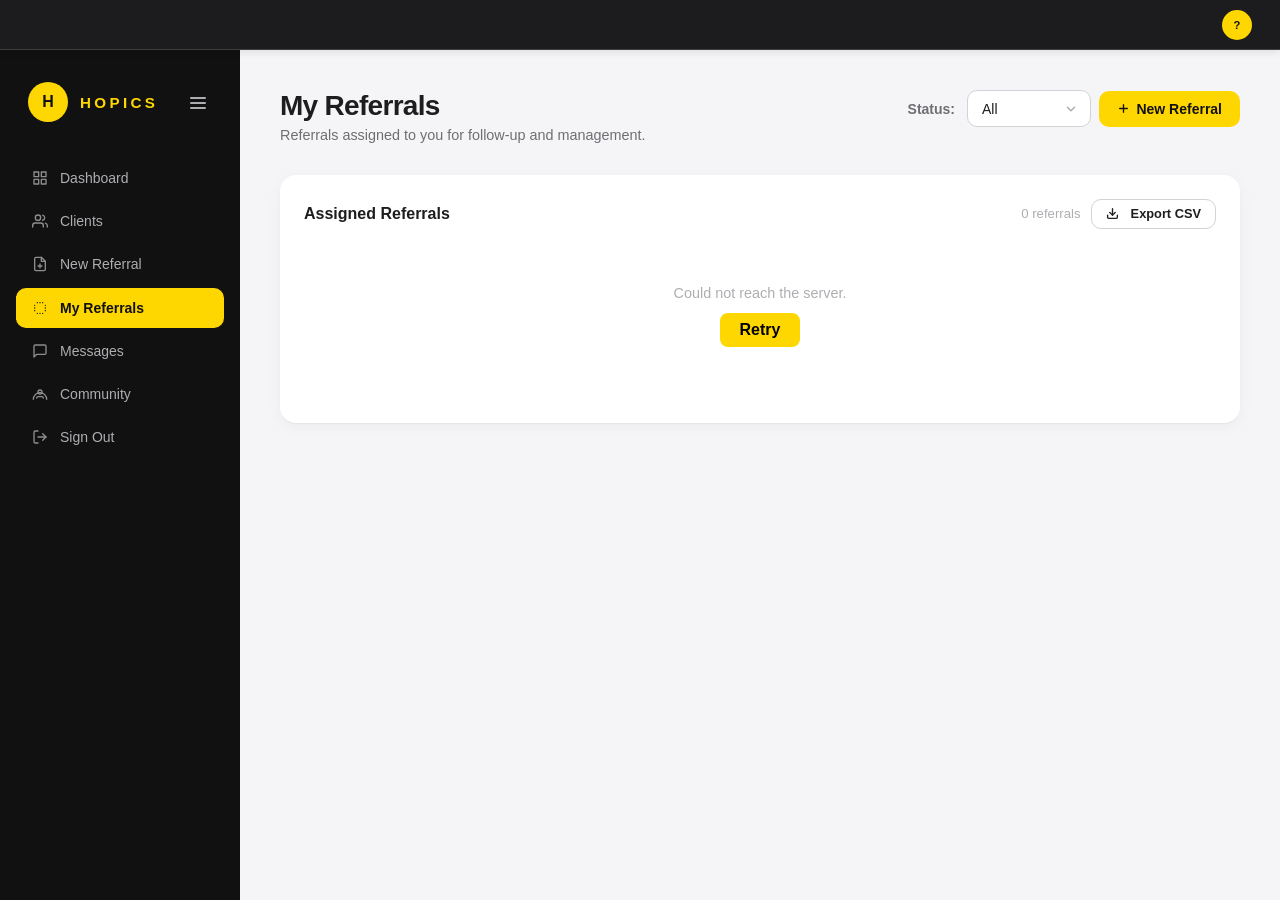
<file: my-referrals.html>
<!DOCTYPE html>
<html lang="en">
<head>
    <meta charset="UTF-8">
    <meta name="viewport" content="width=device-width, initial-scale=1.0">
    <title>HOPICS — My Referrals</title>
    <link rel="stylesheet" href="styles.css">
    <script src="hopics-utils.js"></script>
    <style>
        /* ── Modal ── */
        .modal-overlay {
            display: none;
            position: fixed;
            inset: 0;
            background: rgba(0, 0, 0, 0.4);
            backdrop-filter: blur(4px);
            -webkit-backdrop-filter: blur(4px);
            z-index: 100;
            align-items: center;
            justify-content: center;
            padding: 1.5rem;
        }

        .modal-overlay.open { display: flex; animation: fadeIn 0.2s ease; }

        @keyframes fadeIn {
            from { opacity: 0; }
            to   { opacity: 1; }
        }

        .modal-box {
            background: #ffffff;
            border-radius: 20px;
            padding: 2rem;
            width: 100%;
            max-width: 580px;
            max-height: 90vh;
            overflow-y: auto;
            box-shadow: 0 24px 60px rgba(0, 0, 0, 0.18);
            animation: scaleIn 0.2s ease;
        }

        @keyframes scaleIn {
            from { opacity: 0; transform: scale(0.96); }
            to   { opacity: 1; transform: scale(1); }
        }

        .modal-header {
            display: flex;
            justify-content: space-between;
            align-items: center;
            margin-bottom: 1.75rem;
        }

        .modal-header h2 {
            font-size: 1.25rem;
            font-weight: 700;
            letter-spacing: -0.02em;
            color: #1d1d1f;
        }

        .modal-close {
            width: 32px;
            height: 32px;
            border-radius: 50%;
            border: none;
            background: #f5f5f7;
            color: #6e6e73;
            cursor: pointer;
            display: grid;
            place-items: center;
            transition: background 0.2s ease, color 0.2s ease;
        }

        .modal-close:hover { background: #e5e5ea; color: #1d1d1f; }

        .modal-form-row {
            display: grid;
            grid-template-columns: repeat(2, 1fr);
            gap: 1.25rem;
            margin-bottom: 1.25rem;
        }

        .modal-footer {
            display: flex;
            gap: 0.75rem;
            justify-content: flex-end;
            margin-top: 1.75rem;
            padding-top: 1.25rem;
            border-top: 1px solid #f5f5f7;
        }

        /* ── Filter bar ── */
        .filter-bar {
            display: flex;
            align-items: center;
            gap: 0.75rem;
        }

        .filter-bar label {
            font-size: 0.875rem;
            font-weight: 600;
            color: #6e6e73;
            white-space: nowrap;
        }

        .filter-select {
            padding: 0.6rem 2.25rem 0.6rem 0.875rem;
            border-radius: 10px;
            border: 1px solid #d2d2d7;
            background: #ffffff;
            font-size: 0.875rem;
            font-weight: 500;
            color: #1d1d1f;
            appearance: none;
            background-image: url("data:image/svg+xml,%3Csvg xmlns='http://www.w3.org/2000/svg' width='14' height='14' viewBox='0 0 24 24' fill='none' stroke='%23aeaeb2' stroke-width='2.5' stroke-linecap='round' stroke-linejoin='round'%3E%3Cpolyline points='6 9 12 15 18 9'/%3E%3C/svg%3E");
            background-repeat: no-repeat;
            background-position: right 0.75rem center;
            cursor: pointer;
            transition: border-color 0.2s ease;
        }

        .filter-select:focus {
            outline: none;
            border-color: #ffd700;
            box-shadow: 0 0 0 3px rgba(255, 215, 0, 0.18);
        }

        .empty-state {
            padding: 3rem 1rem;
            text-align: center;
        }

        .empty-state p { color: #aeaeb2; font-size: 0.9rem; }

        .table-action {
            font-size: 0.825rem;
            font-weight: 600;
            color: #1d1d1f;
            text-decoration: underline;
            text-underline-offset: 2px;
            cursor: pointer;
            background: none;
            border: none;
            padding: 0;
            transition: color 0.2s ease;
        }

        .table-action:hover { color: #b45309; }

        @media (max-width: 640px) {
            .modal-form-row { grid-template-columns: 1fr; }
        }

        /* ── Referral Cards ── */
        .referrals-grid {
            display: grid;
            grid-template-columns: repeat(auto-fill, minmax(290px, 1fr));
            gap: 1.125rem;
            padding: 0.25rem 0;
        }

        .referral-card {
            background: #fff;
            border-radius: 16px;
            border: 1px solid #e5e5ea;
            padding: 1.125rem 1.25rem;
            display: flex;
            flex-direction: column;
            gap: 0.75rem;
            box-shadow: 0 2px 8px rgba(0,0,0,0.04);
            transition: box-shadow 0.2s ease, transform 0.2s ease;
        }

        .referral-card:hover {
            box-shadow: 0 6px 24px rgba(0,0,0,0.1);
            transform: translateY(-2px);
        }

        .referral-card-top {
            display: flex;
            align-items: center;
            gap: 0.875rem;
        }

        .referral-avatar {
            width: 46px;
            height: 46px;
            border-radius: 50%;
            display: flex;
            align-items: center;
            justify-content: center;
            font-size: 0.95rem;
            font-weight: 800;
            flex-shrink: 0;
            color: #1a1a1a;
        }

        .referral-card-identity { flex: 1; min-width: 0; }

        .referral-client-name {
            font-size: 0.975rem;
            font-weight: 700;
            color: #1d1d1f;
            text-decoration: none;
            display: block;
            white-space: nowrap;
            overflow: hidden;
            text-overflow: ellipsis;
            transition: color 0.15s;
        }

        .referral-client-name:hover { color: #b45309; }

        .referral-hmis {
            font-size: 0.72rem;
            color: #aeaeb2;
            margin-top: 0.15rem;
        }

        .referral-card-pills {
            display: flex;
            flex-wrap: wrap;
            gap: 0.35rem;
        }

        .referral-card-program {
            display: flex;
            align-items: center;
            gap: 0.375rem;
            flex-wrap: wrap;
        }

        .referral-card-program .prog-name {
            background: #f5f5f7;
            border-radius: 6px;
            padding: 0.15rem 0.55rem;
            font-weight: 500;
            color: #1d1d1f;
            font-size: 0.75rem;
        }

        .referral-card-program .prog-arrow { color: #aeaeb2; font-size: 0.875rem; }

        .referral-card-footer {
            display: flex;
            align-items: center;
            justify-content: space-between;
            padding-top: 0.625rem;
            border-top: 1px solid #f5f5f7;
            gap: 0.5rem;
        }

        .referral-card-date { font-size: 0.75rem; color: #aeaeb2; }

        .referral-card-actions { display: flex; gap: 0.375rem; }
    </style>
</head>
<body>
<!-- Fixed profile button top-right -->
<div id="profileBtn" onclick="window.location.href='staff-profile.html'">
    <div id="sidebarAvatar" style="width:30px;height:30px;border-radius:50%;background:#ffd700;display:grid;place-items:center;font-weight:800;font-size:0.7rem;color:#111;flex-shrink:0;overflow:hidden;">?</div>
    <span id="sidebarName" style="font-size:0.78rem;font-weight:600;color:#f5f5f7;max-width:120px;overflow:hidden;text-overflow:ellipsis;white-space:nowrap;"></span>
</div>
    <div class="app-shell">
        <aside class="app-sidebar">
            <div class="sidebar-brand">
                <div class="brand-mark">H</div>
                <h2>HOPICS</h2>
            </div>

            <nav class="sidebar-nav">
                <a href="dashboard.html">
                    <svg xmlns="http://www.w3.org/2000/svg" width="16" height="16" viewBox="0 0 24 24"
                         fill="none" stroke="currentColor" stroke-width="2" stroke-linecap="round" stroke-linejoin="round">
                        <rect x="3" y="3" width="7" height="7"/><rect x="14" y="3" width="7" height="7"/>
                        <rect x="14" y="14" width="7" height="7"/><rect x="3" y="14" width="7" height="7"/>
                    </svg>
                    <span>Dashboard</span>
                </a>
                <a href="clients.html">
                    <svg xmlns="http://www.w3.org/2000/svg" width="16" height="16" viewBox="0 0 24 24"
                         fill="none" stroke="currentColor" stroke-width="2" stroke-linecap="round" stroke-linejoin="round">
                        <path d="M17 21v-2a4 4 0 0 0-4-4H5a4 4 0 0 0-4 4v2"/>
                        <circle cx="9" cy="7" r="4"/>
                        <path d="M23 21v-2a4 4 0 0 0-3-3.87"/>
                        <path d="M16 3.13a4 4 0 0 1 0 7.75"/>
                    </svg>
                    <span>Clients</span>
                </a>
                <a href="referral.html">
                    <svg xmlns="http://www.w3.org/2000/svg" width="16" height="16" viewBox="0 0 24 24"
                         fill="none" stroke="currentColor" stroke-width="2" stroke-linecap="round" stroke-linejoin="round">
                        <path d="M14 2H6a2 2 0 0 0-2 2v16a2 2 0 0 0 2 2h12a2 2 0 0 0 2-2V8z"/>
                        <polyline points="14 2 14 8 20 8"/><line x1="12" y1="18" x2="12" y2="12"/>
                        <line x1="9" y1="15" x2="15" y2="15"/>
                    </svg>
                    <span>New Referral</span>
                </a>
                <a href="my-referrals.html" class="active">
                    <svg xmlns="http://www.w3.org/2000/svg" width="16" height="16" viewBox="0 0 24 24"
                         fill="none" stroke="currentColor" stroke-width="2" stroke-linecap="round" stroke-linejoin="round">
                        <path d="M16 4h.01"/><path d="M16 20h.01"/><path d="M8 4h.01"/><path d="M8 20h.01"/>
                        <path d="M12 4h.01"/><path d="M12 20h.01"/><path d="M4 8h.01"/><path d="M4 12h.01"/>
                        <path d="M4 16h.01"/><path d="M20 8h.01"/><path d="M20 12h.01"/><path d="M20 16h.01"/>
                    </svg>
                    <span>My Referrals</span>
                </a>
                <a href="messages.html">
                    <svg xmlns="http://www.w3.org/2000/svg" width="16" height="16" viewBox="0 0 24 24"
                         fill="none" stroke="currentColor" stroke-width="2" stroke-linecap="round" stroke-linejoin="round">
                        <path d="M21 15a2 2 0 0 1-2 2H7l-4 4V5a2 2 0 0 1 2-2h14a2 2 0 0 1 2 2z"/>
                    </svg>
                    <span>Messages</span>
                </a>
                <a href="community.html">
                    <svg xmlns="http://www.w3.org/2000/svg" width="16" height="16" viewBox="0 0 24 24"
                         fill="none" stroke="currentColor" stroke-width="2" stroke-linecap="round" stroke-linejoin="round">
                        <path d="M17 18a2 2 0 0 0-2-2H9a2 2 0 0 0-2 2"/>
                        <circle cx="12" cy="9" r="3"/>
                        <path d="M22 20a10 10 0 1 0-20 0"/>
                    </svg>
                    <span>Community</span>
                </a>
                <a href="all-referrals.html" id="allReferralsLink" style="display:none;">
                    <svg xmlns="http://www.w3.org/2000/svg" width="16" height="16" viewBox="0 0 24 24" fill="none" stroke="currentColor" stroke-width="2" stroke-linecap="round" stroke-linejoin="round">
                        <line x1="8" y1="6" x2="21" y2="6"/><line x1="8" y1="12" x2="21" y2="12"/>
                        <line x1="8" y1="18" x2="21" y2="18"/>
                        <line x1="3" y1="6" x2="3.01" y2="6"/><line x1="3" y1="12" x2="3.01" y2="12"/>
                        <line x1="3" y1="18" x2="3.01" y2="18"/>
                    </svg>
                    <span>All Referrals</span>
                </a>
                <a href="admin.html" id="adminLink" style="display:none;">
                    <svg xmlns="http://www.w3.org/2000/svg" width="16" height="16" viewBox="0 0 24 24"
                         fill="none" stroke="currentColor" stroke-width="2" stroke-linecap="round" stroke-linejoin="round">
                        <path d="M12 22s8-4 8-10V5l-8-3-8 3v7c0 6 8 10 8 10z"/>
                    </svg>
                    <span>Admin</span>
                </a>
                <a href="index.html" onclick="sessionStorage.removeItem('hopics_user')">
                    <svg xmlns="http://www.w3.org/2000/svg" width="16" height="16" viewBox="0 0 24 24"
                         fill="none" stroke="currentColor" stroke-width="2" stroke-linecap="round" stroke-linejoin="round">
                        <path d="M9 21H5a2 2 0 0 1-2-2V5a2 2 0 0 1 2-2h4"/>
                        <polyline points="16 17 21 12 16 7"/>
                        <line x1="21" y1="12" x2="9" y2="12"/>
                    </svg>
                    <span>Sign Out</span>
                </a>
            </nav>

        </aside>

        <main class="app-main">
            <section class="dashboard-header">
                <div>
                    <h1>My Referrals</h1>
                    <p>Referrals assigned to you for follow-up and management.</p>
                </div>
                <div class="quick-actions" style="flex-wrap:wrap;gap:0.5rem;">
                    <div class="filter-bar">
                        <label for="statusFilter">Status:</label>
                        <select class="filter-select" id="statusFilter">
                            <option value="">All</option>
                            <option value="pending">Pending</option>
                            <option value="in-progress">In Progress</option>
                            <option value="completed">Completed</option>
                            <option value="closed">Closed</option>
                        </select>
                    </div>
                    <!-- Admin-only filters -->
                    <div id="adminFilters" style="display:none;align-items:center;gap:.75rem;flex-wrap:wrap;">
                        <label class="filter-bar" style="font-size:0.875rem;font-weight:600;color:#6e6e73;">Program:</label>
                        <select class="filter-select" id="programFilter">
                            <option value="">All Programs</option>
                        </select>
                        <label style="font-size:0.875rem;font-weight:600;color:#6e6e73;">Staff:</label>
                        <select class="filter-select" id="staffFilter">
                            <option value="">All Staff</option>
                        </select>
                    </div>
                    <a class="btn btn-primary" href="referral.html">
                        <svg xmlns="http://www.w3.org/2000/svg" width="13" height="13" viewBox="0 0 24 24"
                             fill="none" stroke="currentColor" stroke-width="2.5" stroke-linecap="round" stroke-linejoin="round">
                            <line x1="12" y1="5" x2="12" y2="19"/><line x1="5" y1="12" x2="19" y2="12"/>
                        </svg>
                        New Referral
                    </a>
                </div>
            </section>

            <section class="card">
                <div style="display:flex;justify-content:space-between;align-items:center;margin-bottom:0.25rem;flex-wrap:wrap;gap:.5rem;">
                    <div class="card-title">Assigned Referrals</div>
                    <div style="display:flex;align-items:center;gap:.625rem;">
                        <span id="referralCount" style="font-size:0.825rem;color:#aeaeb2;"></span>
                        <button class="btn btn-secondary" onclick="exportReferrals()" style="font-size:0.8rem;padding:0.4rem 0.875rem;">
                            <svg xmlns="http://www.w3.org/2000/svg" width="13" height="13" viewBox="0 0 24 24" fill="none" stroke="currentColor" stroke-width="2.5" stroke-linecap="round" stroke-linejoin="round" style="margin-right:.35rem;"><path d="M21 15v4a2 2 0 0 1-2 2H5a2 2 0 0 1-2-2v-4"/><polyline points="7 10 12 15 17 10"/><line x1="12" y1="15" x2="12" y2="3"/></svg>Export CSV
                        </button>
                    </div>
                </div>
                <div class="referrals-grid" id="referralsGrid"></div>
            </section>
        </main>
    </div>

    <!-- Edit Modal -->
    <div class="modal-overlay" id="editModal" onclick="handleOverlayClick(event)">
        <div class="modal-box">
            <div class="modal-header">
                <h2>Edit Referral</h2>
                <button class="modal-close" onclick="closeModal()" aria-label="Close">
                    <svg xmlns="http://www.w3.org/2000/svg" width="14" height="14" viewBox="0 0 24 24"
                         fill="none" stroke="currentColor" stroke-width="2.5" stroke-linecap="round" stroke-linejoin="round">
                        <line x1="18" y1="6" x2="6" y2="18"/><line x1="6" y1="6" x2="18" y2="18"/>
                    </svg>
                </button>
            </div>

            <form id="editForm" action="https://script.google.com/macros/s/AKfycbxivCGau_AAvXVPa20svMiZKRmm2IXqk6vT7KL_nmnCcIR8pz2wwUHekONomebDaM0L2w/exec" method="POST">
                <input type="hidden" id="editId" name="id">

                <div class="modal-form-row">
                    <div class="input-group">
                        <label class="input-label" for="editClientName">Client Name</label>
                        <input class="input-field" type="text" id="editClientName" name="clientName" required>
                    </div>
                    <div class="input-group">
                        <label class="input-label" for="editClientDOB">Date of Birth</label>
                        <input class="input-field" type="date" id="editClientDOB" name="clientDOB" required>
                    </div>
                </div>

                <div class="modal-form-row">
                    <div class="input-group">
                        <label class="input-label" for="editReferralSource">Referral Source</label>
                        <select class="input-field" id="editReferralSource" name="referralSource" required>
                            <option value="street">Street Outreach</option>
                            <option value="shelter">Shelter</option>
                            <option value="hospital">Hospital</option>
                            <option value="self">Self-Referral</option>
                            <option value="other">Other</option>
                        </select>
                    </div>
                    <div class="input-group">
                        <label class="input-label" for="editServiceCategory">Service Category</label>
                        <select class="input-field" id="editServiceCategory" name="serviceCategory" required>
                            <option value="housing">Housing</option>
                            <option value="medical">Medical</option>
                            <option value="mental-health">Mental Health</option>
                            <option value="substance-abuse">Substance Abuse</option>
                            <option value="employment">Employment</option>
                        </select>
                    </div>
                </div>

                <div class="modal-form-row">
                    <div class="input-group">
                        <label class="input-label" for="editUrgency">Urgency</label>
                        <select class="input-field" id="editUrgency" name="urgency">
                            <option value="low">Low</option>
                            <option value="medium">Medium</option>
                            <option value="high">High</option>
                            <option value="critical">Critical</option>
                        </select>
                    </div>
                    <div class="input-group">
                        <label class="input-label" for="editStatus">Status</label>
                        <select class="input-field" id="editStatus" name="status">
                            <option value="pending">Pending</option>
                            <option value="in-progress">In Progress</option>
                            <option value="completed">Completed</option>
                            <option value="closed">Closed</option>
                        </select>
                    </div>
                </div>

                <div class="modal-form-row">
                    <div class="input-group">
                        <label class="input-label" for="editFromProgram">From Program</label>
                        <select class="input-field" id="editFromProgram" name="fromProgram">
                            <option value="">— Select —</option>
                        </select>
                    </div>
                    <div class="input-group">
                        <label class="input-label" for="editToProgram">To Program</label>
                        <select class="input-field" id="editToProgram" name="toProgram">
                            <option value="">— Select —</option>
                        </select>
                    </div>
                </div>

                <div class="input-group" style="margin-top:1.25rem;">
                    <label class="input-label" for="editAssessmentNotes">Assessment Notes</label>
                    <textarea class="input-field" id="editAssessmentNotes" name="assessmentNotes" rows="4"
                              placeholder="Notes about the client or referral..."></textarea>
                </div>

                <div class="modal-footer">
                    <button type="button" onclick="closeModal()" class="btn btn-secondary">Cancel</button>
                    <button type="submit" class="btn btn-primary" id="editSaveBtn">Save Changes</button>
                </div>
            </form>
        </div>
    </div>

    <!-- Profile Modal -->
    <div id="profileModal" style="display:none;position:fixed;inset:0;z-index:1000;background:rgba(0,0,0,0.5);backdrop-filter:blur(4px);" onclick="if(event.target===this)closeProfileModal()">
        <div style="position:absolute;top:50%;left:50%;transform:translate(-50%,-50%);background:#1c1c1e;border:1px solid rgba(255,255,255,0.1);border-radius:20px;padding:2rem;width:100%;max-width:400px;margin:1rem;">
            <div style="display:flex;justify-content:space-between;align-items:center;margin-bottom:1.5rem;">
                <h3 style="color:#f5f5f7;font-size:1.1rem;font-weight:700;margin:0;">My Profile</h3>
                <button onclick="closeProfileModal()" style="background:none;border:none;color:#6e6e73;cursor:pointer;font-size:1.2rem;">✕</button>
            </div>
            <!-- Avatar + identity -->
            <div style="display:flex;flex-direction:column;align-items:center;margin-bottom:1.25rem;gap:0.5rem;">
                <div id="profileAvatar" style="width:80px;height:80px;border-radius:50%;background:#ffd700;display:grid;place-items:center;font-weight:800;font-size:1.6rem;color:#111;overflow:hidden;margin-bottom:0.25rem;"></div>
                <div id="profileName" style="color:#f5f5f7;font-size:1.15rem;font-weight:700;"></div>
                <div id="profileEmail" style="color:#aeaeb2;font-size:0.82rem;"></div>
                <div id="profileRole" style="background:rgba(255,215,0,0.12);color:#ffd700;font-size:0.75rem;font-weight:600;text-transform:capitalize;padding:0.2rem 0.75rem;border-radius:20px;border:1px solid rgba(255,215,0,0.25);"></div>
                <label style="font-size:0.75rem;color:#6e6e73;cursor:pointer;margin-top:0.25rem;">
                    <input type="file" id="photoUpload" accept="image/*" style="display:none;" onchange="handlePhotoUpload(this)">
                    Change Photo
                </label>
            </div>
            <div style="height:1px;background:rgba(255,255,255,0.08);margin-bottom:1.25rem;"></div>
            <button onclick="signOut()" style="margin-top:1.5rem;width:100%;padding:0.75rem;border-radius:10px;border:1px solid rgba(239,68,68,0.3);background:rgba(239,68,68,0.1);color:#fca5a5;font-size:0.875rem;font-weight:600;cursor:pointer;">Sign Out</button>
        </div>
    </div>

    <script>
    (function initProfileWidget() {
        const sess = JSON.parse(sessionStorage.getItem('hopics_user') || '{}');
        if (!sess.email) return;

        function getInitials(name) {
            if (!name) return '?';
            const p = name.trim().split(' ');
            return p.length >= 2 ? (p[0][0] + p[p.length-1][0]).toUpperCase() : name.slice(0,2).toUpperCase();
        }

        const savedPhoto = localStorage.getItem('hopics_profile_photo_' + sess.email);
        const avatarContent = savedPhoto
            ? `<img src="${savedPhoto}" style="width:100%;height:100%;object-fit:cover;">`
            : getInitials(sess.name || sess.email);

        const sidebarAv = document.getElementById('sidebarAvatar');
        const sidebarNm = document.getElementById('sidebarName');
        const sidebarRl = document.getElementById('sidebarRole');
        if (sidebarAv) { sidebarAv.innerHTML = avatarContent; if (savedPhoto) sidebarAv.style.background = 'transparent'; }
        if (sidebarNm) sidebarNm.textContent = sess.name || sess.email;
        if (sidebarRl) sidebarRl.textContent = (sess.role || '').replace(/_/g, ' ');
    })();

    function openProfileModal() {
        const sess = JSON.parse(sessionStorage.getItem('hopics_user') || '{}');
        function getInitials(name) {
            if (!name) return '?';
            const p = name.trim().split(' ');
            return p.length >= 2 ? (p[0][0] + p[p.length-1][0]).toUpperCase() : name.slice(0,2).toUpperCase();
        }
        const savedPhoto = localStorage.getItem('hopics_profile_photo_' + sess.email);
        const avEl = document.getElementById('profileAvatar');
        if (avEl) {
            avEl.innerHTML = savedPhoto ? `<img src="${savedPhoto}" style="width:100%;height:100%;object-fit:cover;">` : getInitials(sess.name || sess.email);
            avEl.style.background = savedPhoto ? 'transparent' : '#ffd700';
        }
        const nm = document.getElementById('profileName');   if (nm) nm.textContent  = sess.name  || '—';
        const em = document.getElementById('profileEmail');  if (em) em.textContent  = sess.email || '—';
        const rl = document.getElementById('profileRole');   if (rl) rl.textContent  = (sess.role || '').replace(/_/g, ' ');
        document.getElementById('profileModal').style.display = 'block';
    }

    function closeProfileModal() {
        document.getElementById('profileModal').style.display = 'none';
    }

    function handlePhotoUpload(input) {
        const file = input.files[0];
        if (!file) return;
        const reader = new FileReader();
        reader.onload = function(e) {
            const dataUrl = e.target.result;
            const sess = JSON.parse(sessionStorage.getItem('hopics_user') || '{}');
            localStorage.setItem('hopics_profile_photo_' + sess.email, dataUrl);
            // Update avatar everywhere
            const img = `<img src="${dataUrl}" style="width:100%;height:100%;object-fit:cover;">`;
            const avEl = document.getElementById('profileAvatar');
            if (avEl) { avEl.innerHTML = img; avEl.style.background = 'transparent'; }
            const sbAv = document.getElementById('sidebarAvatar');
            if (sbAv) { sbAv.innerHTML = img; sbAv.style.background = 'transparent'; }
        };
        reader.readAsDataURL(file);
    }

    function signOut() {
        sessionStorage.removeItem('hopics_user');
        window.location.href = 'login.html';
    }
    </script>

    <script>
        const GOOGLE_SCRIPT_URL = 'https://script.google.com/macros/s/AKfycbxivCGau_AAvXVPa20svMiZKRmm2IXqk6vT7KL_nmnCcIR8pz2wwUHekONomebDaM0L2w/exec';
        let referralsData = [];

        const _sess = JSON.parse(sessionStorage.getItem('hopics_user') || '{}');
        const currentUserEmail = _sess.email   || '';
        const currentUserName  = _sess.name    || '';
        const currentUserRole  = _sess.role    || '';
        const currentProgram   = _sess.program || '';
        const isAdmin = currentUserRole === 'admin' || currentUserRole === 'supervisor';

        const urgencyStyles = {
            low:      { bg: '#fff8e1', color: '#b45309' },
            medium:   { bg: '#e0f2fe', color: '#0369a1' },
            high:     { bg: '#fee2e2', color: '#991b1b' },
            critical: { bg: '#fdf2f8', color: '#86198f' },
        };

        const statusClass = {
            'pending':     'status-pending',
            'in-progress': 'status-progress',
            'completed':   'status-completed',
            'closed':      'status-closed',
        };

        const statusLabel = {
            'pending':     'Pending',
            'in-progress': 'In Progress',
            'completed':   'Completed',
            'closed':      'Closed',
        };

        // Normalize status from GAS — handles date bleed, title case, etc.
        function normalizeStatus(val) {
            if (!val) return 'pending';
            var s = String(val).toLowerCase().trim();
            // If it looks like a date string, it's a column mismatch — default to pending
            if (s.includes('gmt') || s.includes(' apr ') || s.includes(' jan ') ||
                s.includes(' feb ') || s.includes(' mar ') || s.includes(' may ') ||
                s.includes(' jun ') || s.includes(' jul ') || s.includes(' aug ') ||
                s.includes(' sep ') || s.includes(' oct ') || s.includes(' nov ') ||
                s.includes(' dec ') || /^\d{4}-\d{2}-\d{2}/.test(s)) return 'pending';
            if (s === 'in progress' || s === 'in-progress') return 'in-progress';
            if (s === 'completed' || s === 'complete') return 'completed';
            if (s === 'cancelled' || s === 'canceled') return 'cancelled';
            if (s === 'closed') return 'closed';
            return 'pending';
        }

        function fmtDate(d) {
            if (!d) return '';
            return new Date(d).toLocaleDateString('en-US', { month: 'short', day: 'numeric', year: 'numeric' });
        }

        function toTitle(s) {
            return s.replace(/-/g, ' ').replace(/\b\w/g, c => c.toUpperCase());
        }

        function getInitials(name) {
            if (!name || name === '?') return '?';
            const p = name.trim().split(' ');
            return p.length >= 2 ? (p[0][0] + p[p.length-1][0]).toUpperCase() : name.slice(0,2).toUpperCase();
        }

        function avatarColor(name) {
            const palettes = ['#ffd700','#a7f3d0','#bfdbfe','#fde68a','#e9d5ff','#fbcfe8','#fed7aa','#d1fae5','#cffafe','#f0abfc'];
            return palettes[(name || '?').charCodeAt(0) % palettes.length];
        }

        function showLoading() {
            const grid = document.getElementById('referralsGrid');
            grid.innerHTML = `<div class="empty-state" style="grid-column:1/-1;"><p>Loading referrals…</p></div>`;
        }

        function hideLoading() { /* handled by renderReferralCards */ }

        function showEmpty(msg) {
            const grid = document.getElementById('referralsGrid');
            grid.innerHTML = `<div class="empty-state" style="grid-column:1/-1;">${msg}</div>`;
            document.getElementById('referralCount').textContent = '0 referrals';
        }

        function renderReferralCards() {
            const grid  = document.getElementById('referralsGrid');
            const count = document.getElementById('referralCount');
            const selectedStatus  = document.getElementById('statusFilter')?.value  || '';
            const selectedProgram = document.getElementById('programFilter')?.value || '';
            const selectedStaff   = document.getElementById('staffFilter')?.value   || '';

            const list = referralsData.filter(r => {
                const ns = normalizeStatus(r.status);
                if (selectedStatus  && ns !== selectedStatus) return false;
                if (selectedProgram && (r.fromProgram || '') !== selectedProgram && (r.toProgram || '') !== selectedProgram) return false;
                if (selectedStaff   && (r.submittedBy || r.staffEmail || '') !== selectedStaff) return false;
                return true;
            });
            count.textContent = `${list.length} referral${list.length !== 1 ? 's' : ''}`;

            if (list.length === 0) {
                grid.innerHTML = `<div class="empty-state" style="grid-column:1/-1;"><p>No referrals found.</p></div>`;
                return;
            }

            grid.innerHTML = list.map(r => {
                r.status = normalizeStatus(r.status);
                const urg = urgencyStyles[r.urgency] || urgencyStyles.medium;
                const source    = r.fromProgram || r.referralSource || '—';
                const toProgram = r.toProgram   || '—';
                const profileUrl = r.hmisId
                    ? `client-profile.html?hmisId=${encodeURIComponent(r.hmisId)}&name=${encodeURIComponent(r.clientName || '')}`
                    : `client-profile.html?name=${encodeURIComponent(r.clientName || '')}`;
                const initials  = getInitials(r.clientName || '?');
                const avatarBg  = avatarColor(r.clientName);
                const submitted = r.submittedBy || r.staffName || '';
                const safeId    = (r.id || '').replace(/'/g, "\\'");
                const safeName  = (r.clientName || '').replace(/'/g, "\\'");
                const deleteBtn = isAdmin
                    ? `<button class="btn btn-secondary" style="background:#fee2e2;color:#991b1b;border-color:#fca5a5;font-size:0.75rem;padding:0.3rem 0.7rem;" onclick="deleteReferral('${safeId}','${safeName}')">Delete</button>`
                    : '';
                return `<div class="referral-card">
                    <div class="referral-card-top">
                        <div class="referral-avatar" style="background:${avatarBg};">${initials}</div>
                        <div class="referral-card-identity">
                            <a href="${profileUrl}" class="referral-client-name">${r.clientName || '—'}</a>
                            <div class="referral-hmis">${r.hmisId ? 'HMIS: ' + r.hmisId : (submitted ? 'By: ' + submitted : '')}</div>
                        </div>
                    </div>
                    <div class="referral-card-pills">
                        <span class="status-pill" style="background:#f5f5f7;color:#1d1d1f;font-size:0.72rem;">${toTitle(r.serviceCategory || 'Unknown')}</span>
                        <span class="status-pill" style="background:${urg.bg};color:${urg.color};font-size:0.72rem;">${toTitle(r.urgency || 'Medium')}</span>
                        <span class="status-pill ${statusClass[r.status] || 'status-pending'}" style="font-size:0.72rem;">${statusLabel[r.status] || toTitle(r.status || '')}</span>
                    </div>
                    <div class="referral-card-program">
                        <span class="prog-name">${source}</span>
                        <span class="prog-arrow">→</span>
                        <span class="prog-name">${toProgram}</span>
                    </div>
                    <div class="referral-card-footer">
                        <span class="referral-card-date">${fmtDate(r.timestamp || r.created)}</span>
                        <div class="referral-card-actions">
                            <button class="btn btn-secondary" style="font-size:0.75rem;padding:0.3rem 0.7rem;" onclick="openEdit('${safeId}')">Edit</button>
                            ${deleteBtn}
                        </div>
                    </div>
                </div>`;
            }).join('');
        }

        // Keep old name as alias for any remaining internal references
        function renderReferralTable() { renderReferralCards(); }

        function renderReferrals(data) {
            if (Array.isArray(data)) {
                referralsData = data;
            } else if (data && data.success && Array.isArray(data.referrals)) {
                referralsData = data.referrals;
            } else {
                referralsData = [];
                console.warn('Failed to load referrals from sheet:', data);
            }
            renderReferralTable();
        }

        function loadReferrals() {
            showLoading();

            // Everyone (including admin) sees only their own submitted referrals
            // All Referrals page is where admin views agency-wide referrals
            gasGet('listReferrals', { staffEmail: currentUserEmail }).then(function(data) {
                renderReferrals(data);
            }).catch(function() {
                hideLoading();
                showEmpty('<p style="margin:0 0 0.75rem;">Could not reach the server.</p><button onclick="loadReferrals()" style="padding:0.5rem 1.25rem;background:#ffd700;border:none;border-radius:8px;font-weight:600;cursor:pointer;">Retry</button>');
            });
        }

        function deleteReferral(id, clientName) {
            if (!confirm('Delete referral for ' + clientName + '? This cannot be undone.')) return;
            fetch(GOOGLE_SCRIPT_URL, {
                method: 'POST',
                headers: { 'Content-Type': 'application/x-www-form-urlencoded' },
                body: new URLSearchParams({ action: 'deleteReferral', id, deletedBy: currentUserName, staffEmail: currentUserEmail }).toString()
            }).then(response => response.json()).then(data => {
                if (data.success) {
                    showToast('Referral deleted', 'success');
                } else {
                    showToast('Failed to delete referral: ' + (data.message || 'Unknown error'), 'error');
                }
            }).catch(error => {
                showToast('Error deleting referral', 'error');
            });
            referralsData = referralsData.filter(r => r.id !== id);
            renderReferralTable();
        }

        function openEdit(id) {
            const r = referralsData.find(x => x.id === id);
            if (!r) return;
            document.getElementById('editId').value              = r.id || '';
            document.getElementById('editClientName').value      = r.clientName || '';
            document.getElementById('editClientDOB').value       = r.clientDOB || '';
            document.getElementById('editReferralSource').value  = r.referralSource || 'other';
            document.getElementById('editServiceCategory').value = r.serviceCategory || 'housing';
            document.getElementById('editUrgency').value         = r.urgency || 'medium';
            document.getElementById('editStatus').value          = normalizeStatus(r.status);
            document.getElementById('editAssessmentNotes').value = r.assessmentNotes || '';
            // Set from/to program after dropdowns are populated
            _pendingEditPrograms = { from: r.fromProgram || '', to: r.toProgram || '' };
            setEditProgramValues();
            document.getElementById('editModal').classList.add('open');
            document.body.style.overflow = 'hidden';
        }

        let _pendingEditPrograms = null;
        function setEditProgramValues() {
            if (!_pendingEditPrograms) return;
            const fp = document.getElementById('editFromProgram');
            const tp = document.getElementById('editToProgram');
            if (fp && fp.options.length > 1) {
                fp.value = _pendingEditPrograms.from || '';
                tp.value = _pendingEditPrograms.to   || '';
                _pendingEditPrograms = null;
            }
        }

        // Load programs into edit modal dropdowns
        (function loadProgramsForEdit() {
            gasGet('listPrograms').then(function(data) {
                if (!data || !data.success || !Array.isArray(data.programs)) return;
                const active = data.programs.filter(p => !p.status || p.status.toLowerCase() !== 'inactive');
                ['editFromProgram', 'editToProgram'].forEach(function(selId) {
                    const sel = document.getElementById(selId);
                    if (!sel) return;
                    while (sel.options.length > 1) sel.remove(1);
                    active.forEach(function(p) {
                        const name = p.programName || p.name || '';
                        if (!name) return;
                        const opt = document.createElement('option');
                        opt.value = name; opt.textContent = name;
                        sel.appendChild(opt);
                    });
                });
                setEditProgramValues();
            }).catch(function() {});
        })();

        function closeModal() {
            document.getElementById('editModal').classList.remove('open');
            document.body.style.overflow = '';
        }

        function handleOverlayClick(e) {
            if (e.target === document.getElementById('editModal')) closeModal();
        }

        const statusFilterEl = document.getElementById('statusFilter');
        if (statusFilterEl) statusFilterEl.addEventListener('change', renderReferralCards);

        // Show admin filters and populate them
        if (isAdmin) {
            const af = document.getElementById('adminFilters');
            if (af) af.style.display = 'flex';

            document.getElementById('programFilter').addEventListener('change', renderReferralCards);
            document.getElementById('staffFilter').addEventListener('change', renderReferralCards);

            // Load programs for filter
            (function() {
                gasGet('listPrograms').then(function(data) {
                    if (!data || !data.success || !Array.isArray(data.programs)) return;
                    const sel = document.getElementById('programFilter');
                    if (!sel) return;
                    data.programs.forEach(function(p) {
                        const name = p.programName || p.name || '';
                        if (!name) return;
                        const opt = document.createElement('option');
                        opt.value = name; opt.textContent = name;
                        sel.appendChild(opt);
                    });
                }).catch(function() {});
            })();

            // Load staff list for filter
            (function() {
                gasGet('listUsers').then(function(data) {
                    if (!data || !data.success || !Array.isArray(data.users)) return;
                    const sel = document.getElementById('staffFilter');
                    if (!sel) return;
                    data.users.forEach(function(u) {
                        const email = u.email || '';
                        const name  = u.name  || email;
                        if (!email) return;
                        const opt = document.createElement('option');
                        opt.value = email; opt.textContent = name;
                        sel.appendChild(opt);
                    });
                }).catch(function() {});
            })();
        }

        document.getElementById('editForm').addEventListener('submit', function(e) {
            e.preventDefault();
            const btn = document.getElementById('editSaveBtn');
            btn.textContent = 'Saving...';
            btn.disabled = true;

            const referralId = document.getElementById('editId').value;
            const newStatus  = document.getElementById('editStatus').value;
            const params = {
                id:               referralId,
                status:           newStatus,
                clientName:       document.getElementById('editClientName').value,
                clientDOB:        document.getElementById('editClientDOB').value,
                referralSource:   document.getElementById('editReferralSource').value,
                serviceCategory:  document.getElementById('editServiceCategory').value,
                urgency:          document.getElementById('editUrgency').value,
                assignedTo:       document.getElementById('editAssignedTo').value,
                assessmentNotes:  document.getElementById('editAssessmentNotes').value,
            };

            fetch(GOOGLE_SCRIPT_URL, {
                method: 'POST',
                headers: { 'Content-Type': 'application/x-www-form-urlencoded' },
                body: new URLSearchParams(params).toString()
            }).then(response => response.json()).then(data => {
                if (data.success) {
                    showToast('Referral updated', 'success');
                } else {
                    showToast('Failed to update referral: ' + (data.message || 'Unknown error'), 'error');
                }
            }).catch(error => {
                showToast('Error updating referral', 'error');
            }).finally(function() {
                closeModal();
                loadReferrals();
                btn.textContent = 'Save Changes';
                btn.disabled = false;
            });
        });

        loadReferrals();

        // Show admin link if user is admin/supervisor
        if (isAdmin) {
            const al = document.getElementById('adminLink');
            if (al) al.style.display = 'flex';
            const arl = document.getElementById('allReferralsLink');
            if (arl) arl.style.display = 'flex';
        }

        function exportReferrals() {
            if (!referralsData || !referralsData.length) { showToast('No data to export', 'error'); return; }
            const headers = ['Client', 'HMIS ID', 'Category', 'From Program', 'To Program', 'Urgency', 'Status', 'Submitted By', 'Date'];
            const rows = referralsData.map(r => [
                r.clientName || '', r.hmisId || '', r.serviceCategory || '',
                r.fromProgram || '', r.toProgram || '', r.urgency || '',
                r.status || '', r.submittedBy || '',
                r.timestamp ? new Date(r.timestamp).toLocaleDateString() : ''
            ]);
            exportArrayToCSV(headers, rows, 'referrals-' + new Date().toISOString().slice(0,10) + '.csv');
        }
    </script>
</body>
</html>
</file>
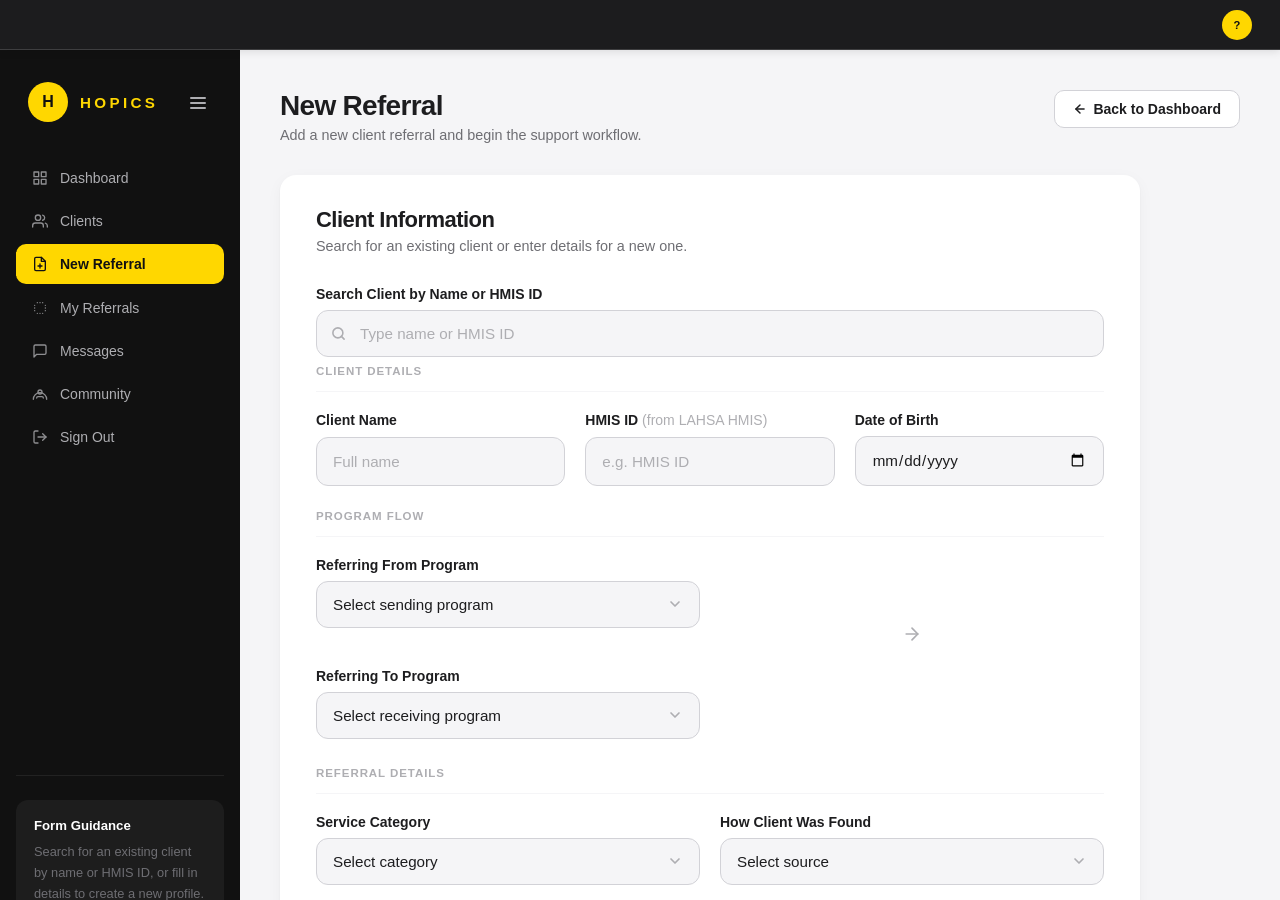
<file: referral.html>
<!DOCTYPE html>
<html lang="en">
<head>
    <meta charset="UTF-8">
    <meta name="viewport" content="width=device-width, initial-scale=1.0">
    <title>HOPICS — New Referral</title>
    <link rel="stylesheet" href="styles.css">
    <script src="hopics-utils.js"></script>
    <style>
        /* ── Client Search Combobox ── */
        .search-wrapper {
            position: relative;
        }

        .search-input-row {
            display: flex;
            align-items: center;
            gap: 0;
            border: 1px solid #d2d2d7;
            border-radius: 12px;
            background: #f5f5f7;
            transition: border-color 0.2s ease, box-shadow 0.2s ease, background 0.2s ease;
            overflow: hidden;
        }

        .search-input-row:focus-within {
            border-color: #ffd700;
            background: #ffffff;
            box-shadow: 0 0 0 3px rgba(255, 215, 0, 0.18);
        }

        .search-icon {
            padding: 0 0.875rem;
            color: #aeaeb2;
            display: flex;
            align-items: center;
            flex-shrink: 0;
        }

        .search-field {
            flex: 1;
            padding: 0.875rem 0.875rem 0.875rem 0;
            border: none;
            background: transparent;
            font-size: 0.95rem;
            color: #1d1d1f;
            outline: none;
        }

        .search-field::placeholder { color: #aeaeb2; }

        .search-clear {
            padding: 0 0.875rem;
            background: none;
            border: none;
            cursor: pointer;
            color: #aeaeb2;
            display: none;
            align-items: center;
            transition: color 0.2s ease;
        }

        .search-clear:hover { color: #1d1d1f; }
        .search-clear.visible { display: flex; }

        /* Dropdown */
        .search-dropdown {
            display: none;
            position: absolute;
            top: calc(100% + 6px);
            left: 0;
            right: 0;
            background: #ffffff;
            border: 1px solid #e5e5ea;
            border-radius: 14px;
            box-shadow: 0 8px 32px rgba(0, 0, 0, 0.12);
            z-index: 50;
            overflow: hidden;
            max-height: 320px;
            overflow-y: auto;
        }

        .search-dropdown.open { display: block; }

        .dropdown-item {
            display: flex;
            align-items: center;
            gap: 0.875rem;
            padding: 0.875rem 1rem;
            cursor: pointer;
            transition: background 0.15s ease;
            border-bottom: 1px solid #f5f5f7;
        }

        .dropdown-item:last-child { border-bottom: none; }
        .dropdown-item:hover, .dropdown-item.focused { background: #f5f5f7; }

        .dropdown-avatar {
            width: 36px;
            height: 36px;
            border-radius: 50%;
            background: linear-gradient(135deg, #ffd700 0%, #f59e0b 100%);
            display: grid;
            place-items: center;
            font-size: 0.75rem;
            font-weight: 800;
            color: #111111;
            flex-shrink: 0;
        }

        .dropdown-avatar.new-client {
            background: #f5f5f7;
            color: #6e6e73;
        }

        .dropdown-info { flex: 1; min-width: 0; }

        .dropdown-name {
            font-size: 0.9rem;
            font-weight: 600;
            color: #1d1d1f;
            white-space: nowrap;
            overflow: hidden;
            text-overflow: ellipsis;
        }

        .dropdown-name mark {
            background: #fff8e1;
            color: #b45309;
            border-radius: 3px;
            padding: 0 1px;
        }

        .dropdown-sub {
            font-size: 0.775rem;
            color: #aeaeb2;
            margin-top: 0.15rem;
        }

        .dropdown-hmis {
            font-size: 0.775rem;
            font-weight: 600;
            color: #6e6e73;
            background: #f5f5f7;
            border-radius: 6px;
            padding: 0.2rem 0.5rem;
            flex-shrink: 0;
        }

        .dropdown-empty {
            padding: 1.5rem 1rem;
            text-align: center;
            color: #aeaeb2;
            font-size: 0.875rem;
        }

        /* ── Selected Client Card ── */
        .selected-client {
            display: none;
            align-items: center;
            gap: 1rem;
            padding: 1rem 1.25rem;
            background: #f0fdf4;
            border: 1px solid #bbf7d0;
            border-radius: 12px;
            margin-top: 0.875rem;
        }

        .selected-client.visible { display: flex; }

        .selected-client-avatar {
            width: 40px;
            height: 40px;
            border-radius: 50%;
            background: linear-gradient(135deg, #ffd700 0%, #f59e0b 100%);
            display: grid;
            place-items: center;
            font-size: 0.8rem;
            font-weight: 800;
            color: #111111;
            flex-shrink: 0;
        }

        .selected-client-info { flex: 1; }

        .selected-client-name {
            font-size: 0.925rem;
            font-weight: 700;
            color: #166534;
        }

        .selected-client-meta {
            font-size: 0.8rem;
            color: #6e6e73;
            margin-top: 0.15rem;
        }

        .selected-client-actions {
            display: flex;
            align-items: center;
            gap: 0.625rem;
            flex-shrink: 0;
        }

        .view-profile-link {
            display: inline-flex;
            align-items: center;
            gap: 0.4rem;
            font-size: 0.825rem;
            font-weight: 600;
            color: #166534;
            text-decoration: underline;
            text-underline-offset: 2px;
            transition: color 0.2s ease;
        }

        .view-profile-link:hover { color: #14532d; }

        .change-client-btn {
            background: none;
            border: 1px solid #bbf7d0;
            border-radius: 8px;
            padding: 0.35rem 0.75rem;
            font-size: 0.8rem;
            font-weight: 500;
            color: #166534;
            cursor: pointer;
            transition: background 0.2s ease;
        }

        .change-client-btn:hover { background: #dcfce7; }

        /* ── Locked field ── */
        .input-field[readonly] {
            background: #f5f5f7;
            color: #6e6e73;
            cursor: default;
        }

        /* ── Section label ── */
        .form-section-label {
            font-size: 0.72rem;
            font-weight: 700;
            color: #aeaeb2;
            text-transform: uppercase;
            letter-spacing: 0.08em;
            padding-bottom: 0.875rem;
            border-bottom: 1px solid #f5f5f7;
            margin-bottom: 1.25rem;
            margin-top: 0.25rem;
        }
    </style>
</head>
<body>
<!-- Fixed profile button top-right -->
<div id="profileBtn" onclick="window.location.href='staff-profile.html'">
    <div id="sidebarAvatar" style="width:30px;height:30px;border-radius:50%;background:#ffd700;display:grid;place-items:center;font-weight:800;font-size:0.7rem;color:#111;flex-shrink:0;overflow:hidden;">?</div>
    <span id="sidebarName" style="font-size:0.78rem;font-weight:600;color:#f5f5f7;max-width:120px;overflow:hidden;text-overflow:ellipsis;white-space:nowrap;"></span>
</div>
    <div class="app-shell">
        <aside class="app-sidebar">
            <div class="sidebar-brand">
                <div class="brand-mark">H</div>
                <h2>HOPICS</h2>
            </div>

            <nav class="sidebar-nav">
                <a href="dashboard.html">
                    <svg xmlns="http://www.w3.org/2000/svg" width="16" height="16" viewBox="0 0 24 24"
                         fill="none" stroke="currentColor" stroke-width="2" stroke-linecap="round" stroke-linejoin="round">
                        <rect x="3" y="3" width="7" height="7"/><rect x="14" y="3" width="7" height="7"/>
                        <rect x="14" y="14" width="7" height="7"/><rect x="3" y="14" width="7" height="7"/>
                    </svg>
                    <span>Dashboard</span>
                </a>
                <a href="clients.html">
                    <svg xmlns="http://www.w3.org/2000/svg" width="16" height="16" viewBox="0 0 24 24"
                         fill="none" stroke="currentColor" stroke-width="2" stroke-linecap="round" stroke-linejoin="round">
                        <path d="M17 21v-2a4 4 0 0 0-4-4H5a4 4 0 0 0-4 4v2"/>
                        <circle cx="9" cy="7" r="4"/>
                        <path d="M23 21v-2a4 4 0 0 0-3-3.87"/>
                        <path d="M16 3.13a4 4 0 0 1 0 7.75"/>
                    </svg>
                    <span>Clients</span>
                </a>
                <a href="referral.html" class="active">
                    <svg xmlns="http://www.w3.org/2000/svg" width="16" height="16" viewBox="0 0 24 24"
                         fill="none" stroke="currentColor" stroke-width="2" stroke-linecap="round" stroke-linejoin="round">
                        <path d="M14 2H6a2 2 0 0 0-2 2v16a2 2 0 0 0 2 2h12a2 2 0 0 0 2-2V8z"/>
                        <polyline points="14 2 14 8 20 8"/><line x1="12" y1="18" x2="12" y2="12"/>
                        <line x1="9" y1="15" x2="15" y2="15"/>
                    </svg>
                    <span>New Referral</span>
                </a>
                <a href="my-referrals.html">
                    <svg xmlns="http://www.w3.org/2000/svg" width="16" height="16" viewBox="0 0 24 24"
                         fill="none" stroke="currentColor" stroke-width="2" stroke-linecap="round" stroke-linejoin="round">
                        <path d="M16 4h.01"/><path d="M16 20h.01"/><path d="M8 4h.01"/><path d="M8 20h.01"/>
                        <path d="M12 4h.01"/><path d="M12 20h.01"/><path d="M4 8h.01"/><path d="M4 12h.01"/>
                        <path d="M4 16h.01"/><path d="M20 8h.01"/><path d="M20 12h.01"/><path d="M20 16h.01"/>
                    </svg>
                    <span>My Referrals</span>
                </a>
                <a href="messages.html">
                    <svg xmlns="http://www.w3.org/2000/svg" width="16" height="16" viewBox="0 0 24 24"
                         fill="none" stroke="currentColor" stroke-width="2" stroke-linecap="round" stroke-linejoin="round">
                        <path d="M21 15a2 2 0 0 1-2 2H7l-4 4V5a2 2 0 0 1 2-2h14a2 2 0 0 1 2 2z"/>
                    </svg>
                    <span>Messages</span>
                </a>
                <a href="community.html">
                    <svg xmlns="http://www.w3.org/2000/svg" width="16" height="16" viewBox="0 0 24 24"
                         fill="none" stroke="currentColor" stroke-width="2" stroke-linecap="round" stroke-linejoin="round">
                        <path d="M17 18a2 2 0 0 0-2-2H9a2 2 0 0 0-2 2"/>
                        <circle cx="12" cy="9" r="3"/>
                        <path d="M22 20a10 10 0 1 0-20 0"/>
                    </svg>
                    <span>Community</span>
                </a>
                <a href="all-referrals.html" id="allReferralsLink" style="display:none;">
                    <svg xmlns="http://www.w3.org/2000/svg" width="16" height="16" viewBox="0 0 24 24" fill="none" stroke="currentColor" stroke-width="2" stroke-linecap="round" stroke-linejoin="round">
                        <line x1="8" y1="6" x2="21" y2="6"/><line x1="8" y1="12" x2="21" y2="12"/>
                        <line x1="8" y1="18" x2="21" y2="18"/>
                        <line x1="3" y1="6" x2="3.01" y2="6"/><line x1="3" y1="12" x2="3.01" y2="12"/>
                        <line x1="3" y1="18" x2="3.01" y2="18"/>
                    </svg>
                    <span>All Referrals</span>
                </a>
                <a href="admin.html" id="adminLink" style="display:none;">
                    <svg xmlns="http://www.w3.org/2000/svg" width="16" height="16" viewBox="0 0 24 24"
                         fill="none" stroke="currentColor" stroke-width="2" stroke-linecap="round" stroke-linejoin="round">
                        <path d="M12 22s8-4 8-10V5l-8-3-8 3v7c0 6 8 10 8 10z"/>
                    </svg>
                    <span>Admin</span>
                </a>
                <a href="index.html" onclick="sessionStorage.removeItem('hopics_user')">
                    <svg xmlns="http://www.w3.org/2000/svg" width="16" height="16" viewBox="0 0 24 24"
                         fill="none" stroke="currentColor" stroke-width="2" stroke-linecap="round" stroke-linejoin="round">
                        <path d="M9 21H5a2 2 0 0 1-2-2V5a2 2 0 0 1 2-2h4"/>
                        <polyline points="16 17 21 12 16 7"/>
                        <line x1="21" y1="12" x2="9" y2="12"/>
                    </svg>
                    <span>Sign Out</span>
                </a>
            </nav>

            <div class="sidebar-section">
                <div class="card">
                    <div class="card-title">Form Guidance</div>
                    <p>Search for an existing client by name or HMIS ID, or fill in details to create a new profile.</p>
                </div>
            </div>
        </aside>

        <main class="app-main">
            <section class="referral-header">
                <div>
                    <h1>New Referral</h1>
                    <p>Add a new client referral and begin the support workflow.</p>
                </div>
                <a class="btn btn-secondary" href="dashboard.html">
                    <svg xmlns="http://www.w3.org/2000/svg" width="14" height="14" viewBox="0 0 24 24"
                         fill="none" stroke="currentColor" stroke-width="2.5" stroke-linecap="round" stroke-linejoin="round">
                        <line x1="19" y1="12" x2="5" y2="12"/>
                        <polyline points="12 19 5 12 12 5"/>
                    </svg>
                    Back to Dashboard
                </a>
            </section>

            <section class="referral-form">
                <div class="form-heading">
                    <h2>Client Information</h2>
                    <p>Search for an existing client or enter details for a new one.</p>
                </div>

                <form action="https://script.google.com/macros/s/AKfycbxivCGau_AAvXVPa20svMiZKRmm2IXqk6vT7KL_nmnCcIR8pz2wwUHekONomebDaM0L2w/exec" method="POST" novalidate>
                    <input type="hidden" id="existingHmisId" name="existingHmisId">
                    <input type="hidden" id="isExistingClient" name="isExistingClient" value="false">

                    <!-- Client Search -->
                    <div class="input-group" style="margin-bottom:0.5rem;">
                        <label class="input-label" for="clientSearch">Search Client by Name or HMIS ID</label>
                        <div class="search-wrapper">
                            <div class="search-input-row">
                                <span class="search-icon">
                                    <svg xmlns="http://www.w3.org/2000/svg" width="15" height="15" viewBox="0 0 24 24"
                                         fill="none" stroke="currentColor" stroke-width="2.5" stroke-linecap="round" stroke-linejoin="round">
                                        <circle cx="11" cy="11" r="8"/><line x1="21" y1="21" x2="16.65" y2="16.65"/>
                                    </svg>
                                </span>
                                <input type="text" id="clientSearch" class="search-field"
                                       placeholder="Type name or HMIS ID"
                                       autocomplete="off" oninput="onSearchInput(this.value)">
                                <button type="button" class="search-clear" id="searchClear" onclick="clearSearch()" aria-label="Clear">
                                    <svg xmlns="http://www.w3.org/2000/svg" width="14" height="14" viewBox="0 0 24 24"
                                         fill="none" stroke="currentColor" stroke-width="2.5" stroke-linecap="round" stroke-linejoin="round">
                                        <line x1="18" y1="6" x2="6" y2="18"/><line x1="6" y1="6" x2="18" y2="18"/>
                                    </svg>
                                </button>
                            </div>
                            <div class="search-dropdown" id="searchDropdown"></div>
                        </div>

                        <!-- Selected client card -->
                        <div class="selected-client" id="selectedClientCard">
                            <div class="selected-client-avatar" id="selectedAvatar"></div>
                            <div class="selected-client-info">
                                <div class="selected-client-name" id="selectedName"></div>
                                <div class="selected-client-meta" id="selectedMeta"></div>
                            </div>
                            <div class="selected-client-actions">
                                <a class="view-profile-link" id="viewProfileLink" href="client-profile.html">
                                    <svg xmlns="http://www.w3.org/2000/svg" width="13" height="13" viewBox="0 0 24 24"
                                         fill="none" stroke="currentColor" stroke-width="2.5" stroke-linecap="round" stroke-linejoin="round">
                                        <path d="M18 13v6a2 2 0 0 1-2 2H5a2 2 0 0 1-2-2V8a2 2 0 0 1 2-2h6"/>
                                        <polyline points="15 3 21 3 21 9"/><line x1="10" y1="14" x2="21" y2="3"/>
                                    </svg>
                                    View Profile
                                </a>
                                <button type="button" class="change-client-btn" onclick="clearSearch()">Change</button>
                            </div>
                        </div>
                    </div>

                    <!-- Client Details -->
                    <div class="form-section-label">Client Details</div>

                    <div class="form-row" style="grid-template-columns: repeat(3, 1fr);">
                        <div class="input-group">
                            <label class="input-label" for="clientName">Client Name</label>
                            <input class="input-field" type="text" id="clientName" name="clientName"
                                   placeholder="Full name" autocomplete="off" required>
                        </div>
                        <div class="input-group">
                            <label class="input-label" for="manualHmisId">
                                HMIS ID
                                <span style="font-weight:400;color:#aeaeb2;">(from LAHSA HMIS)</span>
                            </label>
                            <input class="input-field" type="text" id="manualHmisId" name="hmisId"
                                   placeholder="e.g. HMIS ID" autocomplete="off"
                                   pattern="[A-Z]{2,4}-\d{4}-\d{4,6}"
                                   oninput="this.value=this.value.toUpperCase()">
                        </div>
                        <div class="input-group">
                            <label class="input-label" for="clientDOB">Date of Birth</label>
                            <input class="input-field" type="date" id="clientDOB" name="clientDOB" required>
                        </div>
                    </div>

                    <!-- Referral Details -->
                    <div class="form-section-label">Program Flow</div>

                    <div class="form-row" style="align-items:end;">
                        <div class="input-group">
                            <label class="input-label" for="fromProgram">Referring From Program</label>
                            <select class="input-field" id="fromProgram" name="fromProgram" required>
                                <option value="" disabled selected>Select sending program</option>
                            </select>
                        </div>

                        <!-- Arrow between selects -->
                        <div style="display:flex;align-items:center;justify-content:center;padding-bottom:0.2rem;color:#aeaeb2;">
                            <svg xmlns="http://www.w3.org/2000/svg" width="20" height="20" viewBox="0 0 24 24"
                                 fill="none" stroke="currentColor" stroke-width="2" stroke-linecap="round" stroke-linejoin="round">
                                <line x1="5" y1="12" x2="19" y2="12"/>
                                <polyline points="12 5 19 12 12 19"/>
                            </svg>
                        </div>

                        <div class="input-group">
                            <label class="input-label" for="toProgram">Referring To Program</label>
                            <select class="input-field" id="toProgram" name="toProgram" required>
                                <option value="" disabled selected>Select receiving program</option>
                            </select>
                        </div>
                    </div>

                    <div class="form-section-label" style="margin-top:0.5rem;">Referral Details</div>

                    <div class="form-row">
                        <div class="input-group">
                            <label class="input-label" for="serviceCategory">Service Category</label>
                            <select class="input-field" id="serviceCategory" name="serviceCategory" required>
                                <option value="" disabled selected>Select category</option>
                                <option value="housing">Housing</option>
                                <option value="medical">Medical</option>
                                <option value="mental-health">Mental Health</option>
                                <option value="substance-abuse">Substance Abuse</option>
                                <option value="employment">Employment</option>
                            </select>
                        </div>
                        <div class="input-group">
                            <label class="input-label" for="referralSource">How Client Was Found</label>
                            <select class="input-field" id="referralSource" name="referralSource" required>
                                <option value="" disabled selected>Select source</option>
                                <option value="street">Street Outreach</option>
                                <option value="shelter">Shelter</option>
                                <option value="hospital">Hospital</option>
                                <option value="self">Self-Referral</option>
                                <option value="other">Other</option>
                            </select>
                        </div>
                    </div>

                    <div class="form-row">
                        <div class="input-group">
                            <label class="input-label" for="urgency">Urgency Level</label>
                            <select class="input-field" id="urgency" name="urgency" required>
                                <option value="" disabled selected>Select urgency</option>
                                <option value="low">Low</option>
                                <option value="medium">Medium</option>
                                <option value="high">High</option>
                                <option value="critical">Critical</option>
                            </select>
                        </div>
                        <div class="input-group">
                            <label class="input-label">Submitted By</label>
                            <input class="input-field" type="text" id="submittedByDisplay" readonly
                                   style="background:#f5f5f7;color:#6e6e73;cursor:default;">
                            <input type="hidden" id="submittedByField" name="submittedBy">
                            <input type="hidden" id="staffEmailField" name="staffEmail">
                        </div>
                    </div>

                    <div class="input-group" style="margin-bottom:1.25rem;">
                        <label class="input-label" for="assessmentNotes">Assessment Notes</label>
                        <textarea class="input-field" id="assessmentNotes" name="assessmentNotes"
                                  rows="5" placeholder="Enter assessment details, client background, and any relevant context..."></textarea>
                    </div>

                    <div style="display:flex;gap:0.75rem;justify-content:flex-end;">
                        <a class="btn btn-secondary" href="dashboard.html">Cancel</a>
                        <button class="btn btn-primary" type="submit" id="submitBtn">Save Referral</button>
                    </div>
                </form>
            </section>
        </main>
    </div>

    <iframe id="submissionFrame" name="submissionFrame" style="display:none;"></iframe>

    <script>
        /* ── Client Database (loaded from Google Sheets via GAS) ── */
        let CLIENTS = [];

        let selectedClient = null;

        function initials(name) {
            const p = name.trim().split(' ');
            return p.length >= 2 ? (p[0][0] + p[p.length - 1][0]).toUpperCase() : name.slice(0, 2).toUpperCase();
        }

        function fmtDOB(d) {
            return new Date(d + 'T00:00:00').toLocaleDateString('en-US', { month: 'short', day: 'numeric', year: 'numeric' });
        }

        function highlight(text, query) {
            if (!query) return text;
            const re = new RegExp(`(${query.replace(/[.*+?^${}()|[\]\\]/g, '\\$&')})`, 'gi');
            return text.replace(re, '<mark>$1</mark>');
        }

        /* ── Search ── */
        function onSearchInput(q) {
            const clear = document.getElementById('searchClear');
            const dropdown = document.getElementById('searchDropdown');
            clear.classList.toggle('visible', q.length > 0);

            if (q.trim().length === 0) {
                dropdown.classList.remove('open');
                return;
            }

            const lower = q.toLowerCase();
            const matches = CLIENTS.filter(c =>
                c.name.toLowerCase().includes(lower) || c.id.toLowerCase().includes(lower)
            );

            renderDropdown(matches, q);
            dropdown.classList.add('open');
        }

        function renderDropdown(matches, q) {
            const dropdown = document.getElementById('searchDropdown');

            if (matches.length === 0) {
                dropdown.innerHTML = `
                    <div class="dropdown-empty">No existing clients found — a new profile will be created.</div>
                    <div class="dropdown-item" onclick="selectNewClient()">
                        <div class="dropdown-avatar new-client">
                            <svg xmlns="http://www.w3.org/2000/svg" width="16" height="16" viewBox="0 0 24 24"
                                 fill="none" stroke="currentColor" stroke-width="2.5" stroke-linecap="round" stroke-linejoin="round">
                                <line x1="12" y1="5" x2="12" y2="19"/><line x1="5" y1="12" x2="19" y2="12"/>
                            </svg>
                        </div>
                        <div class="dropdown-info">
                            <div class="dropdown-name">Create new client profile</div>
                            <div class="dropdown-sub">Fill in details below</div>
                        </div>
                    </div>`;
                return;
            }

            dropdown.innerHTML = matches.map(c => `
                <div class="dropdown-item" onclick="selectClient('${c.id}')">
                    <div class="dropdown-avatar">${initials(c.name)}</div>
                    <div class="dropdown-info">
                        <div class="dropdown-name">${highlight(c.name, q)}</div>
                        <div class="dropdown-sub">DOB ${fmtDOB(c.dob)} · ${c.housing}</div>
                    </div>
                    <div class="dropdown-hmis">${highlight(c.id, q)}</div>
                </div>`).join('');
        }

        /* ── Select existing client ── */
        function selectClient(id) {
            const client = CLIENTS.find(c => c.id === id);
            if (!client) return;
            selectedClient = client;

            // Fill hidden fields
            document.getElementById('existingHmisId').value = client.id;
            document.getElementById('isExistingClient').value = 'true';
            // Pre-fill manual HMIS ID field with existing client's ID
            document.getElementById('manualHmisId').value = client.id;
            document.getElementById('manualHmisId').setAttribute('readonly', true);

            // Fill visible fields
            document.getElementById('clientName').value = client.name;
            document.getElementById('clientDOB').value  = client.dob;
            document.getElementById('clientName').setAttribute('readonly', true);
            document.getElementById('clientDOB').setAttribute('readonly', true);

            // Fill search box
            document.getElementById('clientSearch').value = client.name + '  ·  ' + client.id;
            document.getElementById('searchClear').classList.add('visible');

            // Show selected card
            const card = document.getElementById('selectedClientCard');
            document.getElementById('selectedAvatar').textContent = initials(client.name);
            document.getElementById('selectedName').textContent   = client.name;
            document.getElementById('selectedMeta').textContent   = client.id + '  ·  ' + client.program + '  ·  DOB ' + fmtDOB(client.dob);
            document.getElementById('viewProfileLink').href       = 'client-profile.html?name=' + encodeURIComponent(client.name) + '&hmis=' + encodeURIComponent(client.id);
            card.classList.add('visible');

            closeDropdown();
        }

        /* ── Select new client ── */
        function selectNewClient() {
            document.getElementById('clientName').removeAttribute('readonly');
            document.getElementById('clientDOB').removeAttribute('readonly');
            document.getElementById('isExistingClient').value = 'false';
            document.getElementById('existingHmisId').value = '';
            document.getElementById('manualHmisId').removeAttribute('readonly');
            document.getElementById('manualHmisId').value = '';
            closeDropdown();
            document.getElementById('clientSearch').value = '';
            document.getElementById('searchClear').classList.remove('visible');
            document.getElementById('clientName').focus();
        }

        /* ── Clear / reset ── */
        function clearSearch() {
            selectedClient = null;
            document.getElementById('clientSearch').value = '';
            document.getElementById('searchClear').classList.remove('visible');
            document.getElementById('searchDropdown').classList.remove('open');
            document.getElementById('selectedClientCard').classList.remove('visible');
            document.getElementById('clientName').value = '';
            document.getElementById('clientDOB').value  = '';
            document.getElementById('existingHmisId').value = '';
            document.getElementById('manualHmisId').value   = '';
            document.getElementById('manualHmisId').removeAttribute('readonly');
            document.getElementById('isExistingClient').value = 'false';
            document.getElementById('clientName').removeAttribute('readonly');
            document.getElementById('clientDOB').removeAttribute('readonly');
            document.getElementById('clientSearch').focus();
        }

        function closeDropdown() {
            document.getElementById('searchDropdown').classList.remove('open');
        }

        // Close dropdown when clicking outside
        document.addEventListener('click', function(e) {
            if (!e.target.closest('.search-wrapper')) closeDropdown();
        });

        const GAS_URL = 'https://script.google.com/macros/s/AKfycbxivCGau_AAvXVPa20svMiZKRmm2IXqk6vT7KL_nmnCcIR8pz2wwUHekONomebDaM0L2w/exec';
        const _sess   = JSON.parse(sessionStorage.getItem('hopics_user') || '{}');

        // ── Load clients from GAS for search ──
        (function loadClientsForSearch() {
            gasGet('listClients').then(function(data) {
                if (data && data.success && Array.isArray(data.clients)) {
                    CLIENTS = data.clients.map(function(c) {
                        return { id: c.hmisId || '', name: c.name || '', dob: c.dob || '', housing: c.status || '', program: c.program || '' };
                    });
                }
            }).catch(function() {});
        })();

        // ── Load programs from GAS into From/To dropdowns ──
        function populateProgramDropdowns(programs) {
            ['fromProgram', 'toProgram'].forEach(function(id) {
                var sel = document.getElementById(id);
                if (!sel) return;
                var current = sel.value;
                // Keep first placeholder option, remove static ones
                while (sel.options.length > 1) sel.remove(1);
                programs.forEach(function(p) {
                    var name = p.programName || p.name || '';
                    if (!name) return;
                    var opt = document.createElement('option');
                    opt.value = name;
                    opt.textContent = name;
                    sel.appendChild(opt);
                });
                // Restore selection if still valid
                if (current) sel.value = current;
            });
        }

        (function loadProgramsForForm() {
            gasGet('listPrograms').then(function(data) {
                if (data && data.success && Array.isArray(data.programs)) {
                    var active = data.programs.filter(function(p) {
                        return !p.status || String(p.status).toLowerCase() !== 'inactive';
                    });
                    if (active.length) populateProgramDropdowns(active);
                }
            }).catch(function() {});
        })();

        // Auto-fill Submitted By from session
        if (_sess.name || _sess.email) {
            document.getElementById('submittedByDisplay').value = _sess.name || _sess.email;
            document.getElementById('submittedByField').value   = _sess.name || _sess.email;
            document.getElementById('staffEmailField').value    = _sess.email || '';
        }

        // ── Pre-fill from client-profile URL params ──
        (function prefillFromUrl() {
            var p = new URLSearchParams(window.location.search);
            var hmisId      = p.get('hmisId')      || '';
            var prefillName = p.get('prefillName') || p.get('name') || '';
            var prefillDob  = p.get('prefillDob')  || '';
            var isExisting  = p.get('isExisting')  === 'true';
            if (!prefillName && !hmisId) return;

            // Fill client fields
            if (prefillName) {
                document.getElementById('clientName').value = prefillName;
                document.getElementById('clientName').setAttribute('readonly', true);
            }
            if (prefillDob) {
                document.getElementById('clientDOB').value = prefillDob.slice(0, 10);
                document.getElementById('clientDOB').setAttribute('readonly', true);
            }
            if (hmisId) {
                document.getElementById('manualHmisId').value = hmisId;
                document.getElementById('manualHmisId').setAttribute('readonly', true);
                document.getElementById('existingHmisId').value = hmisId;
            }
            if (isExisting) {
                document.getElementById('isExistingClient').value = 'true';
            }

            // Fill the search box display
            if (prefillName) {
                var search = document.getElementById('clientSearch');
                if (search) {
                    search.value = prefillName + (hmisId ? '  ·  ' + hmisId : '');
                    var clearBtn = document.getElementById('searchClear');
                    if (clearBtn) clearBtn.classList.add('visible');
                }
                // Show selected card
                var card = document.getElementById('selectedClientCard');
                if (card) {
                    var p1 = prefillName.trim().split(' ');
                    var init = p1.length >= 2 ? (p1[0][0] + p1[p1.length-1][0]).toUpperCase() : prefillName.slice(0,2).toUpperCase();
                    var avEl = document.getElementById('selectedAvatar');
                    var nmEl = document.getElementById('selectedName');
                    var mtEl = document.getElementById('selectedMeta');
                    if (avEl) avEl.textContent = init;
                    if (nmEl) nmEl.textContent = prefillName;
                    if (mtEl) mtEl.textContent = hmisId + (prefillDob ? '  ·  DOB ' + prefillDob.slice(0,10) : '');
                    card.classList.add('visible');
                }
            }
        })();

        // Show admin link
        if (_sess.role === 'admin') {
            const al = document.getElementById('adminLink');
            if (al) al.style.display = 'flex';
            const arl = document.getElementById('allReferralsLink');
            if (arl) arl.style.display = 'flex';
        }

        /* ── Form Submit ── */
        document.querySelector('form').addEventListener('submit', function(e) {
            e.preventDefault();

            const btn = document.getElementById('submitBtn');
            btn.textContent = 'Saving...';
            btn.disabled    = true;

            const name        = document.getElementById('clientName').value.trim();
            const hmis        = (document.getElementById('manualHmisId').value.trim() ||
                                 document.getElementById('existingHmisId').value).trim();
            const dob         = document.getElementById('clientDOB').value;
            const fromProgram = document.getElementById('fromProgram').value;
            const toProgram   = document.getElementById('toProgram').value;
            const category    = document.getElementById('serviceCategory').value;
            const source      = document.getElementById('referralSource').value;
            const urgency     = document.getElementById('urgency').value;
            const notes       = document.getElementById('assessmentNotes').value.trim();
            const isExisting  = document.getElementById('isExistingClient').value;

            if (!name) { alert('Client name is required.'); btn.textContent = 'Save Referral'; btn.disabled = false; return; }
            if (!fromProgram || !toProgram) { alert('From Program and To Program are required.'); btn.textContent = 'Save Referral'; btn.disabled = false; return; }

            const payload = new URLSearchParams({
                clientName:       name,
                hmisId:           hmis,
                clientDOB:        dob,
                fromProgram:      fromProgram,
                toProgram:        toProgram,
                serviceCategory:  category,
                referralSource:   source,
                urgency:          urgency,
                assessmentNotes:  notes,
                isExistingClient: isExisting,
                submittedBy:      _sess.name  || '',
                staffEmail:       _sess.email || ''
            });

            fetch(GAS_URL, {
                method:  'POST',
                headers: { 'Content-Type': 'application/x-www-form-urlencoded' },
                body:    payload.toString()
            }).then(response => response.json()).then(data => {
                if (data.success) {
                    showToast('Referral submitted successfully!', 'success');
                    playChime('success');
                } else {
                    showToast('Failed to submit referral: ' + (data.message || 'Unknown error'), 'error');
                }
            }).catch(error => {
                showToast('Error submitting referral', 'error');
            }).finally(() => {
                window.location.href = 'client-profile.html?' + new URLSearchParams({
                    submitted:   'true',
                    name:        name,
                    hmis:        hmis,
                    category:    category,
                    fromProgram: fromProgram,
                    toProgram:   toProgram,
                }).toString();
            });
        });
    </script>
</body>
</html>
</file>
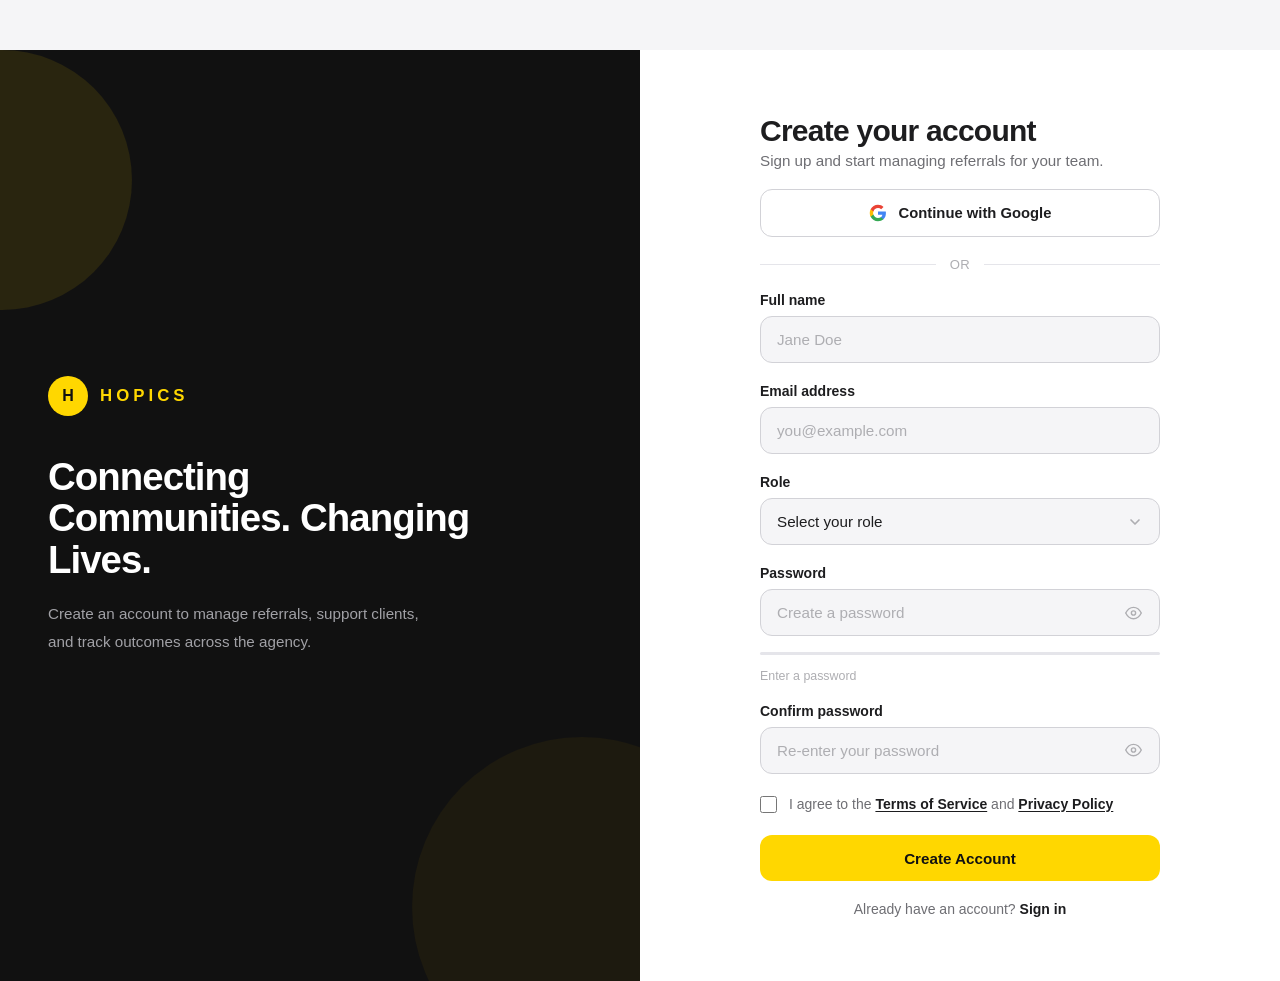
<file: signup.html>
<!DOCTYPE html>
<html lang="en">
<head>
    <meta charset="UTF-8">
    <meta name="viewport" content="width=device-width, initial-scale=1.0">
    <title>HOPICS — Sign Up</title>
    <link rel="stylesheet" href="styles.css">
</head>
<body>
    <div class="page">
        <section class="hero">
            <div class="hero-inner">
                <div class="brand">
                    <div class="brand-mark">H</div>
                    <div class="brand-text">HOPICS</div>
                </div>
                <h1 class="hero-title">Connecting Communities. Changing Lives.</h1>
                <p class="hero-copy">Create an account to manage referrals, support clients, and track outcomes across the agency.</p>
            </div>
        </section>

        <section class="form-panel">
            <div class="form-card">
                <div>
                    <h1>Create your account</h1>
                    <p class="subtitle">Sign up and start managing referrals for your team.</p>
                </div>

                <button class="button-google" type="button">
                    <svg width="18" height="18" viewBox="0 0 24 24" xmlns="http://www.w3.org/2000/svg">
                        <path d="M22.56 12.25c0-.78-.07-1.53-.2-2.25H12v4.26h5.92c-.26 1.37-1.04 2.53-2.21 3.31v2.77h3.57c2.08-1.92 3.28-4.74 3.28-8.09z" fill="#4285F4"/>
                        <path d="M12 23c2.97 0 5.46-.98 7.28-2.66l-3.57-2.77c-.98.66-2.23 1.06-3.71 1.06-2.86 0-5.29-1.93-6.16-4.53H2.18v2.84C3.99 20.53 7.7 23 12 23z" fill="#34A853"/>
                        <path d="M5.84 14.09c-.22-.66-.35-1.36-.35-2.09s.13-1.43.35-2.09V7.07H2.18C1.43 8.55 1 10.22 1 12s.43 3.45 1.18 4.93l3.66-2.84z" fill="#FBBC05"/>
                        <path d="M12 5.38c1.62 0 3.06.56 4.21 1.64l3.15-3.15C17.45 2.09 14.97 1 12 1 7.7 1 3.99 3.47 2.18 7.07l3.66 2.84c.87-2.6 3.3-4.53 6.16-4.53z" fill="#EA4335"/>
                    </svg>
                    Continue with Google
                </button>

                <div class="divider">or</div>

                <form novalidate>
                    <div style="display:grid;gap:1.25rem;">
                        <div class="input-group">
                            <label class="input-label" for="fullName">Full name</label>
                            <input class="input-field" type="text" id="fullName" name="fullName"
                                   autocomplete="name" placeholder="Jane Doe" required>
                        </div>

                        <div class="input-group">
                            <label class="input-label" for="email">Email address</label>
                            <input class="input-field" type="email" id="email" name="email"
                                   autocomplete="email" placeholder="you@example.com" required>
                        </div>

                        <div class="input-group">
                            <label class="input-label" for="role">Role</label>
                            <select class="input-field" id="role" name="role" required>
                                <option value="" disabled selected>Select your role</option>
                                <option value="case_manager">Case Manager</option>
                                <option value="supervisor">Supervisor</option>
                                <option value="intake_coordinator">Intake Coordinator</option>
                                <option value="outreach_worker">Outreach Worker</option>
                                <option value="admin">Administrator</option>
                            </select>
                        </div>

                        <div class="input-group">
                            <label class="input-label" for="password">Password</label>
                            <div class="password-wrapper">
                                <input class="input-field" type="password" id="password" name="password"
                                       autocomplete="new-password" placeholder="Create a password" required
                                       oninput="updateStrength(this.value)">
                                <button type="button" class="toggle-password" aria-label="Show password"
                                        onclick="toggleVis('password', this)">
                                    <svg xmlns="http://www.w3.org/2000/svg" width="17" height="17" viewBox="0 0 24 24"
                                         fill="none" stroke="currentColor" stroke-width="2" stroke-linecap="round" stroke-linejoin="round">
                                        <path d="M1 12s4-8 11-8 11 8 11 8-4 8-11 8-11-8-11-8z"/>
                                        <circle cx="12" cy="12" r="3"/>
                                    </svg>
                                </button>
                            </div>
                            <div class="strength-bar"><div class="strength-fill" id="strengthFill"></div></div>
                            <span class="strength-label" id="strengthLabel">Enter a password</span>
                        </div>

                        <div class="input-group">
                            <label class="input-label" for="confirmPassword">Confirm password</label>
                            <div class="password-wrapper">
                                <input class="input-field" type="password" id="confirmPassword" name="confirmPassword"
                                       autocomplete="new-password" placeholder="Re-enter your password" required>
                                <button type="button" class="toggle-password" aria-label="Show password"
                                        onclick="toggleVis('confirmPassword', this)">
                                    <svg xmlns="http://www.w3.org/2000/svg" width="17" height="17" viewBox="0 0 24 24"
                                         fill="none" stroke="currentColor" stroke-width="2" stroke-linecap="round" stroke-linejoin="round">
                                        <path d="M1 12s4-8 11-8 11 8 11 8-4 8-11 8-11-8-11-8z"/>
                                        <circle cx="12" cy="12" r="3"/>
                                    </svg>
                                </button>
                            </div>
                        </div>

                        <div class="checkbox-row">
                            <input type="checkbox" id="terms" name="terms" required>
                            <label for="terms">
                                I agree to the <a href="#">Terms of Service</a> and <a href="#">Privacy Policy</a>
                            </label>
                        </div>

                        <button class="sign-in" type="submit" onclick="window.location.href='dashboard.html'">
                            Create Account
                        </button>
                    </div>
                </form>

                <p class="footer-text">Already have an account? <a href="index.html">Sign in</a></p>
            </div>
        </section>
    </div>

    <script>
        function toggleVis(id, btn) {
            const f = document.getElementById(id);
            const show = f.type === 'password';
            f.type = show ? 'text' : 'password';
            btn.setAttribute('aria-label', show ? 'Hide password' : 'Show password');
            btn.innerHTML = show
                ? `<svg xmlns="http://www.w3.org/2000/svg" width="17" height="17" viewBox="0 0 24 24" fill="none" stroke="currentColor" stroke-width="2" stroke-linecap="round" stroke-linejoin="round"><path d="M17.94 17.94A10.07 10.07 0 0 1 12 20c-7 0-11-8-11-8a18.45 18.45 0 0 1 5.06-5.94"/><path d="M9.9 4.24A9.12 9.12 0 0 1 12 4c7 0 11 8 11 8a18.5 18.5 0 0 1-2.16 3.19"/><line x1="1" y1="1" x2="23" y2="23"/></svg>`
                : `<svg xmlns="http://www.w3.org/2000/svg" width="17" height="17" viewBox="0 0 24 24" fill="none" stroke="currentColor" stroke-width="2" stroke-linecap="round" stroke-linejoin="round"><path d="M1 12s4-8 11-8 11 8 11 8-4 8-11 8-11-8-11-8z"/><circle cx="12" cy="12" r="3"/></svg>`;
        }

        function updateStrength(value) {
            const fill = document.getElementById('strengthFill');
            const label = document.getElementById('strengthLabel');
            let score = 0;
            if (value.length >= 8) score++;
            if (/[A-Z]/.test(value)) score++;
            if (/[0-9]/.test(value)) score++;
            if (/[^A-Za-z0-9]/.test(value)) score++;
            const levels = [
                { width: '0%',   color: '#e5e5ea', text: 'Enter a password' },
                { width: '25%',  color: '#ef4444', text: 'Weak' },
                { width: '50%',  color: '#f97316', text: 'Fair' },
                { width: '75%',  color: '#eab308', text: 'Good' },
                { width: '100%', color: '#22c55e', text: 'Strong' },
            ];
            const lv = value.length === 0 ? levels[0] : levels[score];
            fill.style.width = lv.width;
            fill.style.background = lv.color;
            label.textContent = lv.text;
            label.style.color = lv.color === '#e5e5ea' ? '#aeaeb2' : lv.color;
        }
    </script>
</body>
</html>
</file>
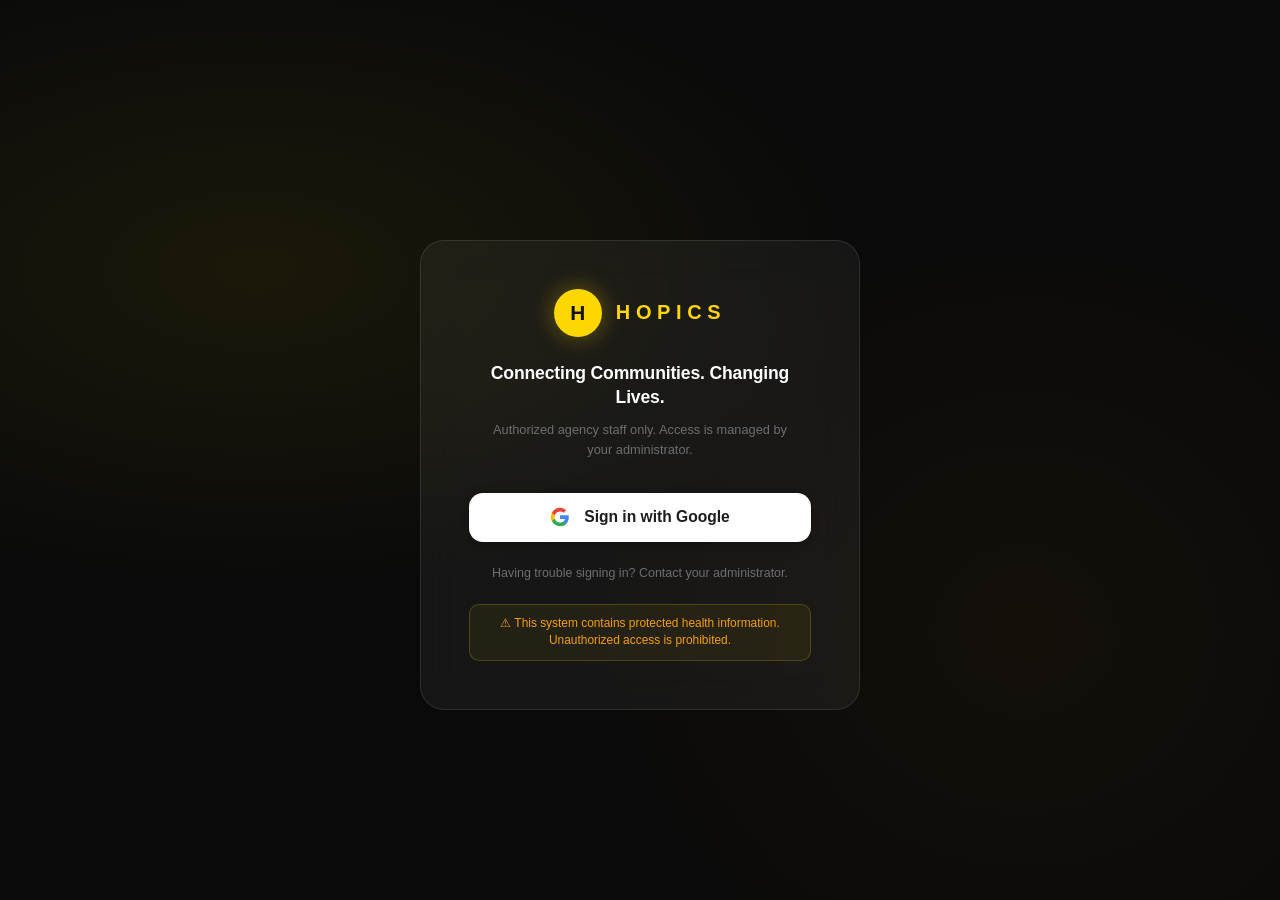
<file: staff-profile.html>
<!DOCTYPE html>
<html lang="en">
<head>
    <meta charset="UTF-8">
    <meta name="viewport" content="width=device-width, initial-scale=1.0">
    <title>HOPICS — Staff Profile</title>
    <link rel="stylesheet" href="styles.css">
    <script src="hopics-utils.js"></script>
    <style>
        body { background: #f5f5f7; margin: 0; }

        .profile-page-wrap {
            min-height: 100vh;
            display: flex;
            flex-direction: column;
            align-items: center;
            justify-content: flex-start;
            padding: 3rem 1.5rem 4rem;
            background: #f5f5f7;
        }

        .profile-page-card {
            width: 100%;
            max-width: 560px;
            background: #fff;
            border-radius: 24px;
            box-shadow: 0 4px 32px rgba(0,0,0,0.08);
            overflow: hidden;
        }

        .profile-banner {
            background: linear-gradient(135deg, #1c1c1e 0%, #2c2c2e 100%);
            padding: 2.5rem 2rem 1.75rem;
            display: flex;
            flex-direction: column;
            align-items: center;
            gap: 0.75rem;
            position: relative;
        }

        .profile-back-btn {
            position: absolute;
            top: 1.25rem;
            left: 1.25rem;
            background: rgba(255,255,255,0.1);
            border: 1px solid rgba(255,255,255,0.15);
            border-radius: 10px;
            padding: 0.5rem 1rem;
            color: #f5f5f7;
            font-size: 0.825rem;
            font-weight: 600;
            cursor: pointer;
            display: flex;
            align-items: center;
            gap: 0.4rem;
            text-decoration: none;
            transition: background .2s;
        }
        .profile-back-btn:hover { background: rgba(255,255,255,0.18); }

        .profile-avatar-large {
            width: 96px;
            height: 96px;
            border-radius: 50%;
            background: #ffd700;
            display: grid;
            place-items: center;
            font-size: 2rem;
            font-weight: 800;
            color: #111;
            overflow: hidden;
            border: 3px solid rgba(255,255,255,0.2);
            box-shadow: 0 4px 20px rgba(0,0,0,0.3);
            cursor: pointer;
            position: relative;
        }
        .profile-avatar-overlay {
            position: absolute;
            inset: 0;
            background: rgba(0,0,0,0.45);
            display: none;
            place-items: center;
            border-radius: 50%;
            font-size: 0.7rem;
            color: #fff;
            font-weight: 600;
            text-align: center;
        }
        .profile-avatar-large:hover .profile-avatar-overlay { display: grid; }

        .profile-name-large { font-size: 1.4rem; font-weight: 700; color: #f5f5f7; text-align: center; }
        .profile-email-large { font-size: 0.875rem; color: #aeaeb2; }
        .profile-role-pill {
            background: rgba(255,215,0,0.15);
            color: #ffd700;
            border: 1px solid rgba(255,215,0,0.3);
            border-radius: 99px;
            padding: 0.2rem 0.875rem;
            font-size: 0.8rem;
            font-weight: 600;
            text-transform: capitalize;
        }

        /* Admin badge shown when viewing someone else */
        .viewing-badge {
            position: absolute;
            top: 1.25rem;
            right: 1.25rem;
            background: rgba(255,215,0,0.15);
            border: 1px solid rgba(255,215,0,0.3);
            border-radius: 8px;
            padding: 0.3rem 0.7rem;
            color: #ffd700;
            font-size: 0.72rem;
            font-weight: 700;
            letter-spacing: 0.04em;
            text-transform: uppercase;
        }

        .profile-details {
            padding: 1.75rem 2rem;
            display: flex;
            flex-direction: column;
            gap: 0;
        }

        .detail-row {
            display: flex;
            align-items: flex-start;
            padding: 1rem 0;
            border-bottom: 1px solid #f5f5f7;
            gap: 1rem;
        }
        .detail-row:last-child { border-bottom: none; }

        .detail-icon {
            width: 36px;
            height: 36px;
            border-radius: 10px;
            background: #f5f5f7;
            display: grid;
            place-items: center;
            flex-shrink: 0;
            color: #6e6e73;
            margin-top: 0.1rem;
        }
        .detail-label {
            font-size: 0.75rem;
            font-weight: 600;
            color: #aeaeb2;
            text-transform: uppercase;
            letter-spacing: .05em;
            margin-bottom: .15rem;
        }
        .detail-value { font-size: 0.925rem; font-weight: 500; color: #1d1d1f; }
        .detail-value.empty { color: #aeaeb2; font-style: italic; }

        .detail-edit-input, .detail-edit-select {
            width: 100%;
            padding: .5rem .75rem;
            border-radius: 8px;
            border: 1px solid #d2d2d7;
            font-size: .9rem;
            background: #f5f5f7;
            color: #1d1d1f;
            margin-top: .25rem;
            box-sizing: border-box;
        }
        .detail-edit-input:focus, .detail-edit-select:focus {
            outline: none; border-color: #ffd700; background: #fff;
        }
        .detail-edit-select { appearance: none; }

        /* hide edit inputs by default; show them in edit mode */
        .detail-edit-input { display: none; }
        .detail-edit-select { display: none; }
        .editing-profile .detail-value { display: none; }
        .editing-profile .detail-edit-input,
        .editing-profile .detail-edit-select { display: block; }

        /* read-only fields never show edit inputs */
        .detail-row.readonly .detail-edit-input,
        .detail-row.readonly .detail-edit-select { display: none !important; }
        .editing-profile .detail-row.readonly .detail-value { display: block !important; color: #aeaeb2; }

        .profile-actions {
            padding: 1.5rem 2rem;
            border-top: 1px solid #f5f5f7;
            display: flex;
            flex-direction: column;
            gap: .75rem;
        }
        .btn-signout {
            width: 100%;
            padding: .875rem;
            border-radius: 12px;
            border: 1px solid rgba(239,68,68,.3);
            background: rgba(239,68,68,.08);
            color: #ef4444;
            font-size: .9rem;
            font-weight: 600;
            cursor: pointer;
            transition: background .2s;
        }
        .btn-signout:hover { background: rgba(239,68,68,.15); }

        @media (max-width: 600px) {
            .profile-page-wrap { padding: 1.5rem 1rem 3rem; }
        }
    </style>
</head>
<body>

    <div class="profile-page-wrap">
        <div class="profile-page-card">
            <!-- Banner -->
            <div class="profile-banner">
                <a class="profile-back-btn" onclick="history.back()">
                    <svg xmlns="http://www.w3.org/2000/svg" width="13" height="13" viewBox="0 0 24 24" fill="none" stroke="currentColor" stroke-width="2.5" stroke-linecap="round" stroke-linejoin="round"><polyline points="15 18 9 12 15 6"/></svg>
                    Back
                </a>

                <div id="viewingBadge" class="viewing-badge" style="display:none;">Admin View</div>

                <div class="profile-avatar-large" id="profileAvatar" onclick="onAvatarClick()">
                    <input type="file" id="photoUpload" accept="image/*" style="display:none;" onchange="handlePhotoUpload(this)">
                    <div class="profile-avatar-overlay" id="avatarOverlay">Change Photo</div>
                </div>

                <div class="profile-name-large" id="profileName">—</div>
                <div class="profile-email-large" id="profileEmail">—</div>
                <div class="profile-role-pill" id="profileRolePill">—</div>
            </div>

            <!-- Detail rows -->
            <div class="profile-details" id="detailSection">
                <!-- Full Name -->
                <div class="detail-row">
                    <div class="detail-icon">
                        <svg xmlns="http://www.w3.org/2000/svg" width="16" height="16" viewBox="0 0 24 24" fill="none" stroke="currentColor" stroke-width="2" stroke-linecap="round" stroke-linejoin="round"><path d="M20 21v-2a4 4 0 0 0-4-4H8a4 4 0 0 0-4 4v2"/><circle cx="12" cy="7" r="4"/></svg>
                    </div>
                    <div style="flex:1;">
                        <div class="detail-label">Full Name</div>
                        <div class="detail-value" id="dName">—</div>
                        <input class="detail-edit-input" id="editName" type="text" placeholder="Full name">
                    </div>
                </div>

                <!-- Role (admin-editable) -->
                <div class="detail-row" id="roleRow">
                    <div class="detail-icon">
                        <svg xmlns="http://www.w3.org/2000/svg" width="16" height="16" viewBox="0 0 24 24" fill="none" stroke="currentColor" stroke-width="2" stroke-linecap="round" stroke-linejoin="round"><path d="M12 22s8-4 8-10V5l-8-3-8 3v7c0 6 8 10 8 10z"/></svg>
                    </div>
                    <div style="flex:1;">
                        <div class="detail-label">Role</div>
                        <div class="detail-value" id="dRole">—</div>
                        <select class="detail-edit-select" id="editRole">
                            <option value="admin">Admin</option>
                            <option value="supervisor">Supervisor</option>
                            <option value="case_manager">Case Manager</option>
                            <option value="intake">Intake Coordinator</option>
                            <option value="outreach">Outreach Worker</option>
                            <option value="readonly">Read Only</option>
                        </select>
                    </div>
                </div>

                <!-- Program (admin-editable) -->
                <div class="detail-row" id="programRow">
                    <div class="detail-icon">
                        <svg xmlns="http://www.w3.org/2000/svg" width="16" height="16" viewBox="0 0 24 24" fill="none" stroke="currentColor" stroke-width="2" stroke-linecap="round" stroke-linejoin="round"><rect x="2" y="7" width="20" height="14" rx="2" ry="2"/><path d="M16 21V5a2 2 0 0 0-2-2h-4a2 2 0 0 0-2 2v16"/></svg>
                    </div>
                    <div style="flex:1;">
                        <div class="detail-label">Assigned Program</div>
                        <div class="detail-value" id="dProgram" class="empty">Not assigned</div>
                        <select class="detail-edit-select" id="editProgram">
                            <option value="">— No Program —</option>
                        </select>
                    </div>
                </div>

                <!-- Email (readonly) -->
                <div class="detail-row readonly">
                    <div class="detail-icon">
                        <svg xmlns="http://www.w3.org/2000/svg" width="16" height="16" viewBox="0 0 24 24" fill="none" stroke="currentColor" stroke-width="2" stroke-linecap="round" stroke-linejoin="round"><path d="M4 4h16c1.1 0 2 .9 2 2v12c0 1.1-.9 2-2 2H4c-1.1 0-2-.9-2-2V6c0-1.1.9-2 2-2z"/><polyline points="22,6 12,13 2,6"/></svg>
                    </div>
                    <div style="flex:1;">
                        <div class="detail-label">Email</div>
                        <div class="detail-value" id="dEmail">—</div>
                    </div>
                </div>

                <!-- Phone (self-editable) -->
                <div class="detail-row" id="phoneRow">
                    <div class="detail-icon">
                        <svg xmlns="http://www.w3.org/2000/svg" width="16" height="16" viewBox="0 0 24 24" fill="none" stroke="currentColor" stroke-width="2" stroke-linecap="round" stroke-linejoin="round"><path d="M22 16.92v3a2 2 0 0 1-2.18 2 19.79 19.79 0 0 1-8.63-3.07A19.5 19.5 0 0 1 4.69 12 19.79 19.79 0 0 1 1.61 3.18 2 2 0 0 1 3.59 1h3a2 2 0 0 1 2 1.72 12.84 12.84 0 0 0 .7 2.81 2 2 0 0 1-.45 2.11L8.09 8.91a16 16 0 0 0 6.29 6.29l.75-.75a2 2 0 0 1 2.11-.45 12.84 12.84 0 0 0 2.81.7A2 2 0 0 1 22 16.92z"/></svg>
                    </div>
                    <div style="flex:1;">
                        <div class="detail-label">Phone</div>
                        <div class="detail-value empty" id="dPhone">Not provided</div>
                        <input class="detail-edit-input" id="editPhone" type="tel" placeholder="Phone number">
                    </div>
                </div>
            </div>

            <!-- Actions -->
            <div class="profile-actions">
                <div style="display:flex;gap:.75rem;" id="viewActions">
                    <button class="btn btn-primary" style="flex:1;" onclick="enterEditMode()">Edit Profile</button>
                </div>
                <div style="display:none;gap:.75rem;" id="editActions">
                    <button class="btn btn-secondary" style="flex:1;" onclick="cancelEdit()">Cancel</button>
                    <button class="btn btn-primary" style="flex:1;" onclick="saveProfile()">Save Changes</button>
                </div>
                <button class="btn-signout" id="signOutBtn" onclick="signOut()">Sign Out</button>
            </div>
        </div>
    </div>

    <script>
        const GOOGLE_SCRIPT_URL = 'https://script.google.com/macros/s/AKfycbxivCGau_AAvXVPa20svMiZKRmm2IXqk6vT7KL_nmnCcIR8pz2wwUHekONomebDaM0L2w/exec';
        const GAS_URL = window._HOPICS_GAS_URL || GOOGLE_SCRIPT_URL;

        const _sess     = JSON.parse(sessionStorage.getItem('hopics_user') || '{}');
        if (!_sess.email) window.location.replace('login.html');

        const _isAdmin  = _sess.role === 'admin' || _sess.role === 'supervisor';
        const urlParams = new URLSearchParams(window.location.search);
        const viewEmail = urlParams.get('email') || '';  // set when admin opens another user's profile

        // Are we viewing someone else?
        const isAdminViewingOther = _isAdmin && viewEmail && viewEmail.toLowerCase() !== _sess.email.toLowerCase();

        // The profile data we'll render — either from session (own) or loaded from GAS (other user)
        let profileData = null;

        function getInitials(name) {
            if (!name) return '?';
            const p = name.trim().split(' ');
            return p.length >= 2 ? (p[0][0] + p[p.length-1][0]).toUpperCase() : name.slice(0,2).toUpperCase();
        }

        function renderProfile(data) {
            const name    = data.name    || '';
            const email   = data.email   || '';
            const role    = data.role    || '';
            const program = data.program || '';
            const phone   = isAdminViewingOther ? '' : (localStorage.getItem('hopics_phone_' + email) || '');
            const photo   = isAdminViewingOther ? null : localStorage.getItem('hopics_profile_photo_' + email);

            // Avatar
            const avEl = document.getElementById('profileAvatar');
            const fileInput = document.getElementById('photoUpload');
            const overlay   = document.getElementById('avatarOverlay');
            avEl.innerHTML = '';
            if (photo) {
                const img = document.createElement('img');
                img.src = photo;
                img.style.cssText = 'width:100%;height:100%;object-fit:cover;';
                avEl.appendChild(img);
                avEl.style.background = 'transparent';
            } else {
                avEl.textContent = getInitials(name || email);
                avEl.style.background = '#ffd700';
            }
            if (fileInput) avEl.appendChild(fileInput);
            if (overlay)   avEl.appendChild(overlay);

            // Can only change photo on own profile
            avEl.style.cursor = isAdminViewingOther ? 'default' : 'pointer';
            if (overlay) overlay.style.display = isAdminViewingOther ? 'none !important' : '';

            document.getElementById('profileName').textContent     = name  || '—';
            document.getElementById('profileEmail').textContent    = email || '—';
            document.getElementById('profileRolePill').textContent = role.replace(/_/g, ' ') || '—';

            document.getElementById('dName').textContent  = name  || '—';
            document.getElementById('dEmail').textContent = email || '—';
            document.getElementById('dRole').textContent  = role.replace(/_/g, ' ') || '—';
            document.getElementById('editName').value     = name;
            document.getElementById('editRole').value     = role;

            const progEl = document.getElementById('dProgram');
            progEl.textContent = program || 'Not assigned';
            progEl.className = 'detail-value' + (program ? '' : ' empty');

            if (phone) {
                document.getElementById('dPhone').textContent = phone;
                document.getElementById('dPhone').classList.remove('empty');
            }
            document.getElementById('editPhone').value = phone;

            // Role and Program: only editable by admin (either on own profile or viewing another user)
            if (!_isAdmin) {
                document.getElementById('roleRow').classList.add('readonly');
                document.getElementById('programRow').classList.add('readonly');
            }

            // Phone row: only show on own profile
            if (isAdminViewingOther) {
                document.getElementById('phoneRow').style.display = 'none';
            }

            // Sign out button: only show on own profile
            if (isAdminViewingOther) {
                document.getElementById('signOutBtn').style.display = 'none';
            }

            // Show admin badge when viewing someone else
            if (isAdminViewingOther) {
                document.getElementById('viewingBadge').style.display = 'block';
            }
        }

        function loadProfile() {
            if (isAdminViewingOther) {
                // Load from GAS
                gasGet('listUsers').then(function(data) {
                    if (data && data.success && Array.isArray(data.users)) {
                        const u = data.users.find(function(x) {
                            return x.email && x.email.toLowerCase() === viewEmail.toLowerCase();
                        });
                        if (u) {
                            profileData = u;
                            renderProfile(u);
                            populateProgramSelect(u.program);
                            return;
                        }
                    }
                    // Fallback: render with just the email
                    profileData = { email: viewEmail, name: viewEmail, role: '', program: '' };
                    renderProfile(profileData);
                }).catch(function() {
                    profileData = { email: viewEmail, name: viewEmail, role: '', program: '' };
                    renderProfile(profileData);
                });
            } else {
                // Own profile — use session
                profileData = {
                    email:   _sess.email   || '',
                    name:    _sess.name    || '',
                    role:    _sess.role    || '',
                    program: _sess.program || ''
                };
                renderProfile(profileData);
                populateProgramSelect(_sess.program || '');
            }
        }

        function populateProgramSelect(currentProgram) {
            const sel = document.getElementById('editProgram');
            if (!sel) return;
            gasGet('listPrograms').then(function(data) {
                if (!data || !data.success || !Array.isArray(data.programs)) return;
                const active = data.programs.filter(function(p) {
                    return !p.status || p.status.toLowerCase() !== 'inactive';
                });
                active.forEach(function(p) {
                    const name = p.programName || p.name || '';
                    if (!name) return;
                    const opt = document.createElement('option');
                    opt.value = name;
                    opt.textContent = name;
                    if (name === currentProgram) opt.selected = true;
                    sel.appendChild(opt);
                });
            }).catch(function() {});
        }

        loadProfile();

        function onAvatarClick() {
            if (!isAdminViewingOther) document.getElementById('photoUpload').click();
        }

        function enterEditMode() {
            document.getElementById('detailSection').classList.add('editing-profile');
            document.getElementById('viewActions').style.display = 'none';
            document.getElementById('editActions').style.display = 'flex';
        }
        function cancelEdit() {
            document.getElementById('detailSection').classList.remove('editing-profile');
            document.getElementById('viewActions').style.display = 'flex';
            document.getElementById('editActions').style.display = 'none';
        }

        function saveProfile() {
            const newName    = document.getElementById('editName').value.trim();
            const newRole    = _isAdmin ? document.getElementById('editRole').value : (profileData.role || '');
            const newProgram = _isAdmin ? document.getElementById('editProgram').value : (profileData.program || '');
            const newPhone   = document.getElementById('editPhone').value.trim();
            const targetEmail = isAdminViewingOther ? viewEmail : _sess.email;

            // Update locally
            if (isAdminViewingOther) {
                if (profileData) { profileData.name = newName; profileData.role = newRole; profileData.program = newProgram; }
            } else {
                if (newName)  _sess.name    = newName;
                if (newRole)  _sess.role    = newRole;
                _sess.program = newProgram;
                sessionStorage.setItem('hopics_user', JSON.stringify(_sess));
                if (newPhone) localStorage.setItem('hopics_phone_' + _sess.email, newPhone);
            }

            renderProfile(profileData || _sess);

            // Sync to GAS (admin: role + name + program; self: just name)
            const gasUrl = GAS_URL || '';
            if (gasUrl) {
                fetch(gasUrl, {
                    method: 'POST',
                    mode: 'no-cors',
                    headers: { 'Content-Type': 'application/x-www-form-urlencoded' },
                    body: new URLSearchParams({
                        action:  'updateUserRole',
                        email:   targetEmail,
                        name:    newName,
                        role:    newRole,
                        program: newProgram
                    }).toString()
                }).catch(function() {});
            }

            cancelEdit();
            if (typeof showToast === 'function') showToast('Profile saved', 'success');
        }

        function handlePhotoUpload(input) {
            const file = input.files[0];
            if (!file || isAdminViewingOther) return;
            const reader = new FileReader();
            reader.onload = function(e) {
                localStorage.setItem('hopics_profile_photo_' + _sess.email, e.target.result);
                renderProfile(profileData || _sess);
                if (typeof showToast === 'function') showToast('Photo updated', 'success');
            };
            reader.readAsDataURL(file);
        }

        function signOut() {
            sessionStorage.removeItem('hopics_user');
            window.location.replace('login.html');
        }
    </script>
</body>
</html>
</file>
<file: styles.css>
/* ── Design System Custom Properties ── */
:root {
    --gold: #ffd700;
    --gold-dim: rgba(255, 215, 0, 0.12);
    --surface: #ffffff;
    --bg: #f5f5f7;
    --text: #1d1d1f;
    --text-2: #6e6e73;
    --border: #d2d2d7;
    --radius-sm: 10px;
    --radius-md: 14px;
    --radius-lg: 20px;
    --shadow-sm: 0 1px 2px rgba(0,0,0,0.05), 0 4px 16px rgba(0,0,0,0.04);
    --shadow-md: 0 4px 24px rgba(0,0,0,0.1);
    --shadow-lg: 0 12px 48px rgba(0,0,0,0.16);
    --transition: all 0.2s ease;
}

/* ── Reset ── */
*, *::before, *::after {
    margin: 0;
    padding: 0;
    box-sizing: border-box;
}

body {
    font-family: -apple-system, BlinkMacSystemFont, 'Inter', 'Segoe UI', sans-serif;
    background: #f5f5f7;
    color: #1d1d1f;
    min-height: 100vh;
    -webkit-font-smoothing: antialiased;
    padding-top: 50px;
}

a { text-decoration: none; color: inherit; }
button, input, select, textarea { font: inherit; }

/* ── Auth Layout ── */
.page {
    min-height: 100vh;
    display: grid;
    grid-template-columns: minmax(320px, 1fr) minmax(400px, 1fr);
}

/* ── App Shell ── */
.app-shell {
    height: calc(100vh - 50px);
    display: flex;
    flex-direction: row;
    overflow: hidden;
}

/* ── Hero Panel ── */
.hero {
    position: relative;
    background: #111111;
    color: #ffffff;
    padding: 4rem 3rem;
    display: flex;
    flex-direction: column;
    justify-content: center;
    overflow: hidden;
}

.hero::before,
.hero::after {
    content: '';
    position: absolute;
    border-radius: 50%;
    opacity: 0.14;
}

.hero::before {
    width: 260px;
    height: 260px;
    background: #b59c00;
    top: 0;
    left: -8rem;
}

.hero::after {
    width: 340px;
    height: 340px;
    background: #624f00;
    bottom: -6rem;
    right: -7rem;
}

.hero-inner {
    position: relative;
    max-width: 440px;
    z-index: 1;
}

/* ── Brand ── */
.brand {
    display: flex;
    align-items: center;
    gap: 0.75rem;
    margin-bottom: 2.5rem;
}

.brand-mark {
    width: 40px;
    height: 40px;
    border-radius: 50%;
    background: #ffd700;
    display: grid;
    place-items: center;
    font-weight: 800;
    font-size: 1rem;
    color: #111111;
    flex-shrink: 0;
}

.brand-text {
    font-size: 1.05rem;
    letter-spacing: 0.24em;
    color: #ffd700;
    font-weight: 700;
}

.hero-title {
    font-size: clamp(2.2rem, 3vw, 3.6rem);
    line-height: 1.08;
    font-weight: 800;
    letter-spacing: -0.025em;
    margin-bottom: 1.25rem;
}

.hero-copy {
    font-size: 0.95rem;
    line-height: 1.8;
    color: #a1a1a6;
    max-width: 380px;
}

/* ── Form Panel ── */
.form-panel {
    background: #ffffff;
    padding: 4rem 3rem;
    display: flex;
    align-items: center;
    justify-content: center;
}

.form-card {
    width: 100%;
    max-width: 400px;
    display: flex;
    flex-direction: column;
    gap: 1.25rem;
}

.form-card h1 {
    font-size: 1.875rem;
    font-weight: 700;
    letter-spacing: -0.025em;
    color: #1d1d1f;
    margin-bottom: 0.2rem;
}

.form-card .subtitle {
    color: #6e6e73;
    font-size: 0.95rem;
    margin-top: 0.25rem;
}

/* ── Google Button ── */
.button-google {
    width: 100%;
    padding: 0.875rem 1rem;
    border-radius: 12px;
    border: 1px solid #d2d2d7;
    background: #ffffff;
    display: flex;
    align-items: center;
    justify-content: center;
    gap: 0.75rem;
    font-weight: 600;
    font-size: 0.925rem;
    color: #1d1d1f;
    cursor: pointer;
    transition: background 0.2s ease, box-shadow 0.2s ease;
}

.button-google:hover {
    background: #f5f5f7;
    box-shadow: 0 2px 10px rgba(0, 0, 0, 0.06);
}

/* ── Divider ── */
.divider {
    display: flex;
    align-items: center;
    gap: 0.875rem;
    color: #aeaeb2;
    font-size: 0.82rem;
    letter-spacing: 0.04em;
    text-transform: uppercase;
}

.divider::before,
.divider::after {
    content: '';
    flex: 1;
    height: 1px;
    background: #e5e5ea;
}

/* ── Input Fields ── */
.input-group {
    display: grid;
    gap: 0.5rem;
}

.input-label {
    font-size: 0.875rem;
    font-weight: 600;
    color: #1d1d1f;
}

.input-field {
    width: 100%;
    padding: 0.875rem 1rem;
    border-radius: 12px;
    border: 1px solid #d2d2d7;
    background: #f5f5f7;
    font-size: 0.95rem;
    color: #1d1d1f;
    transition: border-color 0.2s ease, box-shadow 0.2s ease, background 0.2s ease;
    appearance: none;
}

.input-field::placeholder { color: #aeaeb2; }

.input-field:focus {
    outline: none;
    border-color: #ffd700;
    background: #ffffff;
    box-shadow: 0 0 0 3px rgba(255, 215, 0, 0.18);
}

textarea.input-field {
    resize: vertical;
    min-height: 120px;
    line-height: 1.6;
}

select.input-field {
    background-image: url("data:image/svg+xml,%3Csvg xmlns='http://www.w3.org/2000/svg' width='16' height='16' viewBox='0 0 24 24' fill='none' stroke='%23aeaeb2' stroke-width='2.5' stroke-linecap='round' stroke-linejoin='round'%3E%3Cpolyline points='6 9 12 15 18 9'/%3E%3C/svg%3E");
    background-repeat: no-repeat;
    background-position: right 1rem center;
    padding-right: 2.75rem;
    cursor: pointer;
}

/* ── Password Toggle ── */
.password-wrapper { position: relative; }

.password-wrapper .input-field { padding-right: 3rem; }

.toggle-password {
    position: absolute;
    right: 0.875rem;
    top: 50%;
    transform: translateY(-50%);
    background: none;
    border: none;
    cursor: pointer;
    color: #aeaeb2;
    padding: 0.25rem;
    display: flex;
    align-items: center;
    transition: color 0.2s ease;
}

.toggle-password:hover { color: #1d1d1f; }

/* ── Inline Row ── */
.inline-row {
    display: flex;
    justify-content: space-between;
    align-items: center;
    gap: 0.5rem;
}

.text-link {
    font-size: 0.875rem;
    color: #6e6e73;
    font-weight: 500;
    transition: color 0.2s ease;
}

.text-link:hover { color: #1d1d1f; }

/* ── Primary CTA Button ── */
.sign-in {
    width: 100%;
    padding: 0.9rem;
    border: none;
    border-radius: 12px;
    background: #ffd700;
    color: #111111;
    font-weight: 700;
    font-size: 0.95rem;
    cursor: pointer;
    transition: background 0.2s ease, transform 0.15s ease, box-shadow 0.2s ease;
}

.sign-in:hover {
    background: #f5cc00;
    transform: translateY(-1px);
    box-shadow: 0 8px 24px rgba(245, 204, 0, 0.4);
}

.sign-in:active { transform: translateY(0); }

/* ── Footer Text ── */
.footer-text {
    font-size: 0.875rem;
    color: #6e6e73;
    text-align: center;
}

.footer-text a {
    color: #1d1d1f;
    font-weight: 600;
}

/* ── Password Strength ── */
.strength-bar {
    height: 3px;
    border-radius: 99px;
    background: #e5e5ea;
    overflow: hidden;
    margin-top: 0.5rem;
}

.strength-fill {
    height: 100%;
    border-radius: 99px;
    width: 0%;
    transition: width 0.3s ease, background 0.3s ease;
}

.strength-label {
    font-size: 0.775rem;
    color: #aeaeb2;
    margin-top: 0.35rem;
}

/* ── Checkbox ── */
.checkbox-row {
    display: flex;
    align-items: flex-start;
    gap: 0.75rem;
}

.checkbox-row input[type="checkbox"] {
    width: 17px;
    height: 17px;
    min-width: 17px;
    border-radius: 5px;
    accent-color: #ffd700;
    cursor: pointer;
    margin-top: 2px;
}

.checkbox-row label {
    font-size: 0.875rem;
    color: #6e6e73;
    line-height: 1.55;
    cursor: pointer;
}

.checkbox-row a {
    color: #1d1d1f;
    font-weight: 600;
    text-decoration: underline;
    text-underline-offset: 2px;
}

/* ── App Sidebar ── */
.app-sidebar {
    background: #111111;
    color: #ffffff;
    padding: 1.75rem 1rem;
    display: flex;
    flex-direction: column;
    gap: 0;
    position: sticky;
    top: 0;
    height: 100vh;
    overflow-y: auto;
    width: 240px;
    transition: width 0.35s cubic-bezier(.22,1,.36,1), padding 0.35s cubic-bezier(.22,1,.36,1);
    overflow-x: hidden;
    flex-shrink: 0;
}

/* ── Collapsed sidebar ── */
.app-sidebar.sidebar-collapsed {
    width: 64px;
    padding-left: 0.625rem;
    padding-right: 0.625rem;
}

.app-sidebar.sidebar-collapsed .sidebar-brand h2,
.app-sidebar.sidebar-collapsed .sidebar-nav a span,
.app-sidebar.sidebar-collapsed .sidebar-section,
.app-sidebar.sidebar-collapsed .sidebar-label {
    opacity: 0;
    width: 0;
    overflow: hidden;
    white-space: nowrap;
    pointer-events: none;
}

.app-sidebar.sidebar-collapsed .sidebar-brand {
    justify-content: center;
    padding: 0.25rem 0;
    gap: 0;
}

.app-sidebar.sidebar-collapsed .sidebar-nav a {
    justify-content: center;
    padding: 0.75rem;
    gap: 0;
}

.app-sidebar.sidebar-collapsed .sidebar-toggle-btn { margin: 0 auto; }

/* ── Hamburger / toggle button ── */
.sidebar-toggle-btn {
    background: none;
    border: none;
    cursor: pointer;
    padding: 0.35rem;
    display: flex;
    align-items: center;
    justify-content: center;
    flex-shrink: 0;
    margin-left: auto;
    border-radius: 8px;
    transition: background 0.2s;
    position: relative;
    width: 28px;
    height: 28px;
}
.sidebar-toggle-btn:hover { background: rgba(255,255,255,0.1); }

.sidebar-toggle-btn .hb-line {
    position: absolute;
    left: 50%;
    width: 16px;
    height: 2px;
    background: #aeaeb2;
    border-radius: 2px;
    transform: translateX(-50%);
    transition: transform 0.3s cubic-bezier(.9,0,.1,1), opacity 0.2s, top 0.3s cubic-bezier(.9,0,.1,1);
}
.sidebar-toggle-btn .hb-line:nth-child(1) { top: 9px; }
.sidebar-toggle-btn .hb-line:nth-child(2) { top: 14px; opacity: 1; }
.sidebar-toggle-btn .hb-line:nth-child(3) { top: 19px; }

/* Collapsed = X state */
.app-sidebar.sidebar-collapsed .sidebar-toggle-btn .hb-line:nth-child(1) {
    top: 14px; transform: translateX(-50%) rotate(45deg);
}
.app-sidebar.sidebar-collapsed .sidebar-toggle-btn .hb-line:nth-child(2) {
    opacity: 0;
}
.app-sidebar.sidebar-collapsed .sidebar-toggle-btn .hb-line:nth-child(3) {
    top: 14px; transform: translateX(-50%) rotate(-45deg);
}

.sidebar-brand {
    display: flex;
    align-items: center;
    gap: 0.75rem;
    padding: 0.25rem 0.75rem;
    margin-bottom: 2rem;
}

.sidebar-brand h2 {
    color: #ffd700;
    letter-spacing: 0.22em;
    font-size: 0.95rem;
    font-weight: 700;
}

.sidebar-nav {
    display: flex;
    flex-direction: column;
    gap: 0.2rem;
    flex: 1;
}

.sidebar-nav a {
    display: flex;
    align-items: center;
    gap: 0.75rem;
    padding: 0.75rem 1rem;
    border-radius: 10px;
    color: #aeaeb2;
    font-size: 0.875rem;
    font-weight: 500;
    transition: background 0.2s ease, color 0.2s ease;
}

.sidebar-nav a svg { flex-shrink: 0; opacity: 0.8; }

.sidebar-nav a:hover {
    background: rgba(255, 255, 255, 0.07);
    color: #ffffff;
}

.sidebar-nav a.active {
    background: #ffd700;
    color: #111111;
    font-weight: 600;
}

.sidebar-nav a.active svg { opacity: 1; }

.sidebar-section {
    margin-top: auto;
    padding-top: 1.5rem;
    border-top: 1px solid rgba(255, 255, 255, 0.07);
}

.sidebar-section .card {
    background: rgba(255, 255, 255, 0.05);
    border-radius: 12px;
    padding: 1.125rem;
    box-shadow: none;
}

.sidebar-section .card-title {
    font-size: 0.825rem;
    color: #ffffff;
    font-weight: 600;
}

.sidebar-section .card p {
    margin-top: 0.5rem;
    font-size: 0.8rem;
    color: #6e6e73;
    line-height: 1.65;
}

/* ── App Main ── */
.app-main {
    padding: 2.5rem;
    height: 100vh;
    overflow-y: auto;
    flex: 1;
    min-width: 0;
}

/* ── Dashboard / Referral Header ── */
.dashboard-header,
.referral-header {
    display: flex;
    justify-content: space-between;
    align-items: flex-start;
    gap: 1rem;
    flex-wrap: wrap;
    margin-bottom: 2rem;
}

.dashboard-header h1,
.referral-header h1 {
    font-size: 1.75rem;
    font-weight: 700;
    letter-spacing: -0.025em;
    color: #1d1d1f;
}

.dashboard-header p,
.referral-header p {
    color: #6e6e73;
    margin-top: 0.3rem;
    font-size: 0.9rem;
}

/* ── Buttons ── */
.quick-actions {
    display: flex;
    gap: 0.625rem;
    flex-wrap: wrap;
    align-items: center;
}

.btn {
    padding: 0.625rem 1.125rem;
    border-radius: 10px;
    font-size: 0.875rem;
    font-weight: 600;
    cursor: pointer;
    border: none;
    transition: background 0.2s ease, box-shadow 0.2s ease, transform 0.15s ease;
    text-decoration: none;
    display: inline-flex;
    align-items: center;
    gap: 0.4rem;
    white-space: nowrap;
}

.btn:hover { transform: translateY(-1px); }
.btn:active { transform: translateY(0); }

.btn-primary {
    background: #ffd700;
    color: #111111;
}

.btn-primary:hover {
    background: #f5cc00;
    box-shadow: 0 6px 18px rgba(245, 204, 0, 0.4);
}

.btn-secondary {
    background: #ffffff;
    color: #1d1d1f;
    border: 1px solid #d2d2d7;
}

.btn-secondary:hover {
    background: #f5f5f7;
}

/* ── Stats Grid ── */
.stats-grid {
    display: grid;
    grid-template-columns: repeat(3, 1fr);
    gap: 1rem;
    margin-bottom: 1.5rem;
}

.stat-card {
    background: #ffffff;
    border-radius: 16px;
    padding: 1.5rem;
    box-shadow: 0 1px 2px rgba(0, 0, 0, 0.05), 0 4px 16px rgba(0, 0, 0, 0.04);
    transition: box-shadow 0.2s ease, transform 0.2s ease;
}

.stat-card:hover {
    box-shadow: 0 4px 20px rgba(0, 0, 0, 0.1);
    transform: translateY(-2px);
}

.stat-card h3 {
    font-size: 0.75rem;
    font-weight: 600;
    color: #aeaeb2;
    text-transform: uppercase;
    letter-spacing: 0.06em;
    margin-bottom: 0.75rem;
}

.card-value {
    font-size: 2rem;
    font-weight: 700;
    color: #1d1d1f;
    letter-spacing: -0.025em;
    line-height: 1;
}

/* ── Blur-motion counter ── */
.blur-counter {
    display: flex;
    align-items: baseline;
    gap: 0;
    line-height: 1;
    overflow: hidden;
}

.blur-counter .bc-left {
    font-size: 2rem;
    font-weight: 700;
    color: #1d1d1f;
    letter-spacing: -0.025em;
    will-change: filter;
}

.blur-counter .bc-sep {
    font-size: 2rem;
    font-weight: 700;
    color: #1d1d1f;
    letter-spacing: -0.025em;
    opacity: 0;
    transition: opacity 0.2s;
}

.blur-counter .bc-sep.visible { opacity: 1; }

.blur-counter .bc-right {
    font-size: 2rem;
    font-weight: 700;
    color: #1d1d1f;
    letter-spacing: -0.025em;
    will-change: filter;
}

.blur-counter .bc-val {
    font-size: 2rem;
    font-weight: 700;
    color: #1d1d1f;
    letter-spacing: -0.025em;
}

/* suffix (e.g. "d" for days) */
.blur-counter .bc-suffix {
    font-size: 1rem;
    font-weight: 600;
    color: #aeaeb2;
    margin-left: 3px;
    align-self: flex-end;
    padding-bottom: 3px;
}

/* ── Cards ── */
.card {
    background: #ffffff;
    border-radius: 16px;
    padding: 1.5rem;
    box-shadow: 0 1px 2px rgba(0, 0, 0, 0.05), 0 4px 16px rgba(0, 0, 0, 0.04);
}

.card-title {
    font-size: 1rem;
    font-weight: 700;
    color: #1d1d1f;
}

.card-grid {
    display: grid;
    grid-template-columns: repeat(3, 1fr);
    gap: 1rem;
}

/* ── Table ── */
.table-wrapper {
    overflow-x: auto;
    margin-top: 1rem;
}

.table {
    width: 100%;
    border-collapse: collapse;
    font-size: 0.9rem;
}

.table th {
    padding: 0.75rem 1rem;
    text-align: left;
    font-size: 0.75rem;
    font-weight: 600;
    color: #aeaeb2;
    text-transform: uppercase;
    letter-spacing: 0.06em;
    border-bottom: 1px solid #e5e5ea;
    white-space: nowrap;
}

.table td {
    padding: 1rem;
    border-bottom: 1px solid #f5f5f7;
    color: #1d1d1f;
    vertical-align: middle;
}

.table tr:last-child td { border-bottom: none; }

.table tbody tr { transition: background 0.15s ease; }

.table tbody tr:hover { background: #f5f5f7; }

/* ── Status Pills ── */
.status-pill {
    display: inline-flex;
    align-items: center;
    padding: 0.3rem 0.75rem;
    border-radius: 99px;
    font-size: 0.775rem;
    font-weight: 600;
    white-space: nowrap;
}

.status-pending  { background: #fff8e1; color: #b45309; }
.status-progress { background: #e0f2fe; color: #0369a1; }
.status-completed { background: #dcfce7; color: #166534; }
.status-closed   { background: #fee2e2; color: #991b1b; }

/* ── Referral Form ── */
.referral-form {
    background: #ffffff;
    border-radius: 16px;
    padding: 2rem 2.25rem;
    box-shadow: 0 1px 2px rgba(0, 0, 0, 0.05), 0 4px 16px rgba(0, 0, 0, 0.04);
    max-width: 860px;
}

.form-heading { margin-bottom: 2rem; }

.form-heading h2 {
    font-size: 1.375rem;
    font-weight: 700;
    letter-spacing: -0.025em;
    color: #1d1d1f;
}

.form-heading p {
    color: #6e6e73;
    margin-top: 0.35rem;
    font-size: 0.9rem;
}

.form-row {
    display: grid;
    grid-template-columns: repeat(2, 1fr);
    gap: 1.25rem;
}

.referral-form .input-group { margin-bottom: 1.25rem; }

/* ── Responsive ── */
@media (max-width: 1024px) {
    .page { grid-template-columns: 1fr; }
    .app-shell { grid-template-columns: 1fr; }

    .hero {
        min-height: 360px;
        padding: 3rem 2rem;
        justify-content: flex-start;
    }

    .form-panel { padding: 3rem 2rem; }

    .app-sidebar {
        height: auto;
        position: static;
        flex-direction: row;
        flex-wrap: wrap;
        align-items: center;
        padding: 1rem 1.25rem;
        gap: 1rem;
    }

    .sidebar-brand { margin-bottom: 0; }

    .sidebar-nav {
        flex-direction: row;
        flex: unset;
        gap: 0.25rem;
    }

    .sidebar-section { display: none; }

    .stats-grid,
    .card-grid { grid-template-columns: repeat(2, 1fr); }

    .form-row { grid-template-columns: 1fr; }

    .app-main { padding: 1.5rem; }
}

@media (max-width: 640px) {
    .hero { padding: 2.5rem 1.5rem; }
    .form-panel { padding: 2.5rem 1.5rem; }
    .stats-grid { grid-template-columns: 1fr; }
    .hero-title { font-size: 2.2rem; }
    .app-main { padding: 1.25rem; }
    .referral-form { padding: 1.5rem; }
    .sidebar-nav a span { display: none; }
}

/* ════════════════════════════════════════════════════════
   DESIGN SYSTEM ADDITIONS
   ════════════════════════════════════════════════════════ */

/* ── Global typography ── */
h1, h2, h3 {
    letter-spacing: -0.02em;
}

/* ── Accessibility: Focus visible ── */
:focus-visible {
    outline: 2px solid #ffd700;
    outline-offset: 2px;
}

/* ── Glassmorphism card ── */
.glass {
    backdrop-filter: blur(20px);
    -webkit-backdrop-filter: blur(20px);
    background: rgba(255, 255, 255, 0.07);
    border: 1px solid rgba(255, 255, 255, 0.12);
    border-radius: var(--radius-lg);
}

/* ── Gradient text ── */
.gradient-text {
    background: linear-gradient(135deg, #ffd700 0%, #f59e0b 100%);
    -webkit-background-clip: text;
    -webkit-text-fill-color: transparent;
    background-clip: text;
}

/* ── Badge ── */
.badge {
    display: inline-flex;
    align-items: center;
    padding: 0.2rem 0.6rem;
    border-radius: 99px;
    font-size: 0.72rem;
    font-weight: 600;
    white-space: nowrap;
}

/* ── Avatar ── */
.avatar {
    --size: 36px;
    width: var(--size);
    height: var(--size);
    border-radius: 50%;
    display: grid;
    place-items: center;
    font-weight: 700;
    font-size: calc(var(--size) * 0.35);
    flex-shrink: 0;
    color: #111;
    user-select: none;
}

/* ── Tab bar ── */
.tab-bar {
    display: flex;
    gap: 0;
    border-bottom: 1px solid #e5e5ea;
    margin-bottom: 1.5rem;
}

.tab-bar button {
    padding: 0.75rem 1.25rem;
    background: none;
    border: none;
    border-bottom: 2px solid transparent;
    font-size: 0.875rem;
    font-weight: 500;
    color: #6e6e73;
    cursor: pointer;
    transition: color 0.2s ease, border-color 0.2s ease;
    white-space: nowrap;
    margin-bottom: -1px;
}

.tab-bar button:hover {
    color: #1d1d1f;
}

.tab-bar button.active {
    color: #1d1d1f;
    font-weight: 700;
    border-bottom-color: #ffd700;
}

/* ── Tab pane ── */
.tab-pane {
    display: none;
    animation: fade-up 0.25s ease both;
}

.tab-pane.active {
    display: block;
}

/* ── Modal overlay / box ── */
.modal-overlay {
    display: none;
    position: fixed;
    inset: 0;
    background: rgba(0, 0, 0, 0.5);
    backdrop-filter: blur(4px);
    -webkit-backdrop-filter: blur(4px);
    z-index: 1000;
    align-items: center;
    justify-content: center;
    padding: 1.5rem;
}

.modal-overlay.open {
    display: flex;
}

.modal-box {
    background: #ffffff;
    border-radius: var(--radius-lg);
    padding: 2rem;
    width: 100%;
    max-width: 480px;
    box-shadow: var(--shadow-lg);
    animation: fade-up 0.25s ease both;
    position: relative;
}

.modal-header {
    display: flex;
    align-items: center;
    justify-content: space-between;
    margin-bottom: 1.5rem;
}

.modal-title {
    font-size: 1.125rem;
    font-weight: 700;
    color: #1d1d1f;
    letter-spacing: -0.02em;
}

.modal-close {
    background: none;
    border: none;
    cursor: pointer;
    color: #aeaeb2;
    padding: 0.25rem;
    display: flex;
    align-items: center;
    border-radius: 8px;
    transition: color 0.2s, background 0.2s;
}

.modal-close:hover {
    color: #1d1d1f;
    background: #f5f5f7;
}

/* ── Pulse dot ── */
.pulse-dot {
    position: relative;
    width: 8px;
    height: 8px;
    border-radius: 50%;
    background: #22c55e;
    flex-shrink: 0;
}

.pulse-dot::after {
    content: '';
    position: absolute;
    inset: 0;
    border-radius: 50%;
    background: #22c55e;
    animation: pulse-ring 1.5s ease-out infinite;
}

/* ── Skeleton loader ── */
.skeleton {
    background: linear-gradient(90deg, #f0f0f0 25%, #e0e0e0 50%, #f0f0f0 75%);
    background-size: 200% 100%;
    animation: shimmer 1.4s ease infinite;
    border-radius: 6px;
}

/* ── Role badges ── */
.role-badge {
    display: inline-flex;
    align-items: center;
    padding: 0.25rem 0.7rem;
    border-radius: 99px;
    font-size: 0.72rem;
    font-weight: 700;
    white-space: nowrap;
}

.role-admin        { background: #fce7f3; color: #9d174d; }
.role-supervisor   { background: #ede9fe; color: #6d28d9; }
.role-case-manager { background: #dbeafe; color: #1e40af; }
.role-intake       { background: #ffedd5; color: #c2410c; }
.role-outreach     { background: #dcfce7; color: #166534; }
.role-readonly     { background: #f5f5f7; color: #6e6e73; }

/* ── Data grid (4 columns) ── */
.data-grid {
    display: grid;
    grid-template-columns: repeat(4, 1fr);
    gap: 1rem;
    margin-bottom: 1.5rem;
}

@media (max-width: 1024px) {
    .data-grid { grid-template-columns: repeat(2, 1fr); }
}

@media (max-width: 480px) {
    .data-grid { grid-template-columns: 1fr; }
}

/* ── Improved card hover ── */
.card:hover,
.stat-card:hover {
    border-left: 3px solid #ffd700;
    padding-left: calc(1.5rem - 3px);
}

.card { transition: border-left 0.2s ease, padding-left 0.2s ease, box-shadow 0.2s ease, transform 0.2s ease; }
.stat-card { transition: border-left 0.2s ease, padding-left 0.2s ease, box-shadow 0.2s ease, transform 0.2s ease; }

/* ── Sidebar active indicator ── */
.sidebar-nav a.active {
    position: relative;
}

.sidebar-nav a.active::before {
    content: '';
    position: absolute;
    left: 0;
    top: 50%;
    transform: translateY(-50%);
    width: 3px;
    height: 60%;
    background: #ffd700;
    border-radius: 0 3px 3px 0;
}

/* ── btn-primary scale on hover ── */
.btn-primary:hover {
    transform: translateY(-1px) scale(1.02);
}

/* ── Animations ── */
@keyframes shimmer {
    0%   { background-position: -200% 0; }
    100% { background-position:  200% 0; }
}

@keyframes pulse-ring {
    0%   { transform: scale(1);   opacity: 1; }
    100% { transform: scale(2.5); opacity: 0; }
}

@keyframes fade-up {
    from { opacity: 0; transform: translateY(8px); }
    to   { opacity: 1; transform: translateY(0); }
}

/* ── Apply fade-up to cards on load ── */
.card,
.stat-card,
.profile-card {
    animation: fade-up 0.3s ease both;
}

/* ── Staggered delays for stat cards ── */
.stat-card:nth-child(1) { animation-delay: 0.05s; }
.stat-card:nth-child(2) { animation-delay: 0.10s; }
.stat-card:nth-child(3) { animation-delay: 0.15s; }
.stat-card:nth-child(4) { animation-delay: 0.20s; }

/* ── Admin panel specific ── */
.admin-table-avatar {
    --size: 34px;
    width: var(--size);
    height: var(--size);
    border-radius: 50%;
    display: grid;
    place-items: center;
    font-size: 0.7rem;
    font-weight: 800;
    color: #111;
    flex-shrink: 0;
}

.status-active-pill  { background: #dcfce7; color: #166534; }
.status-inactive-pill { background: #f5f5f7; color: #6e6e73; }

/* ── Program status pills ── */
.prog-active   { background: #dcfce7; color: #166534; }
.prog-inactive { background: #f5f5f7; color: #6e6e73; }

/* ── Activity log action tags ── */
.action-tag {
    display: inline-flex;
    padding: 0.2rem 0.55rem;
    border-radius: 6px;
    font-size: 0.72rem;
    font-weight: 600;
}

.action-created  { background: #dbeafe; color: #1e40af; }
.action-edited   { background: #fef9c3; color: #854d0e; }
.action-login    { background: #dcfce7; color: #166534; }
.action-added    { background: #ede9fe; color: #6d28d9; }
.action-deactivated { background: #fee2e2; color: #991b1b; }


/* ── Fixed top bar (all pages) ── */
#profileBtn {
    position: fixed !important;
    top: 0 !important;
    left: 0 !important;
    right: 0 !important;
    z-index: 9999 !important;
    cursor: pointer;
    display: flex;
    align-items: center;
    justify-content: flex-end;
    gap: 0.5rem;
    background: #1c1c1e !important;
    border-bottom: 1px solid rgba(255,255,255,0.15) !important;
    padding: 0.5rem 1.25rem;
    box-shadow: 0 2px 8px rgba(0,0,0,0.1);
    text-decoration: none;
    height: 50px;
    box-sizing: border-box;
}

#profileBtn:hover {
    background: #2c2c2e !important;
}

#sidebarName {
    font-size: 0.78rem;
    font-weight: 600;
    color: #f5f5f7;
    max-width: 120px;
    overflow: hidden;
    text-overflow: ellipsis;
    white-space: nowrap;
}

/* ── Toast notifications ── */
#_hopics_toast {
    position: fixed;
    bottom: 1.5rem;
    left: 50%;
    transform: translateX(-50%) translateY(80px);
    background: #1c1c1e;
    color: #f5f5f7;
    padding: 0.7rem 1.5rem;
    border-radius: 30px;
    font-size: 0.875rem;
    font-weight: 600;
    z-index: 99999;
    opacity: 0;
    transition: opacity 0.25s ease, transform 0.25s ease;
    pointer-events: none;
    white-space: nowrap;
    box-shadow: 0 4px 24px rgba(0,0,0,0.3);
}

#_hopics_toast.show {
    opacity: 1;
    transform: translateX(-50%) translateY(0);
}

/* ── Fixed Top Bar ── */
.top-bar {
    position: fixed;
    top: 0;
    left: 240px; /* matches sidebar width */
    right: 0;
    height: 56px;
    background: #ffffff;
    border-bottom: 1px solid #e5e5ea;
    display: flex;
    align-items: center;
    justify-content: space-between;
    padding: 0 1.5rem;
    z-index: 90;
    transition: left 0.35s cubic-bezier(.22,1,.36,1);
}
.app-sidebar.sidebar-collapsed ~ .app-main .top-bar,
.sidebar-collapsed + .app-main .top-bar {
    left: 64px;
}
.top-bar-title {
    font-size: 1.05rem;
    font-weight: 700;
    color: #1d1d1f;
}
.top-bar-user {
    display: flex;
    align-items: center;
    gap: 0.6rem;
}
.top-bar-avatar {
    width: 34px;
    height: 34px;
    border-radius: 50%;
    object-fit: cover;
    border: 2px solid #ffd700;
}
.top-bar-initials {
    width: 34px;
    height: 34px;
    border-radius: 50%;
    background: linear-gradient(135deg, #ffd700, #e07a00);
    display: flex;
    align-items: center;
    justify-content: center;
    font-size: 0.75rem;
    font-weight: 700;
    color: #1a1a1a;
    flex-shrink: 0;
}
.top-bar-name {
    font-size: 0.875rem;
    font-weight: 600;
    color: #1d1d1f;
    max-width: 160px;
    overflow: hidden;
    text-overflow: ellipsis;
    white-space: nowrap;
}
.app-main.has-top-bar {
    padding-top: calc(56px + 1.5rem);
}

#_hopics_toast.toast-success { background: #166534; }
#_hopics_toast.toast-error   { background: #991b1b; }
#_hopics_toast.toast-info    { background: #1c1c1e; }

/* ════════════════════════════════════════════════════════
   MOBILE — Bottom Tab Bar + Responsive Overrides
   ════════════════════════════════════════════════════════ */
@media (max-width: 640px) {

    /* ── App shell: full width, no sidebar column ── */
    .app-shell {
        flex-direction: column;
    }

    /* ── Sidebar becomes a fixed bottom tab bar ── */
    .app-sidebar {
        position: fixed !important;
        bottom: 0;
        left: 0;
        right: 0;
        top: auto !important;
        width: 100% !important;
        height: auto !important;
        flex-direction: row !important;
        padding: 0 !important;
        z-index: 200;
        border-top: 1px solid rgba(255,255,255,0.12);
        overflow: visible !important;
        align-items: stretch;
    }

    /* Hide desktop-only sidebar elements */
    .sidebar-brand,
    .sidebar-section,
    .sidebar-toggle-btn,
    .sidebar-label { display: none !important; }

    /* Nav becomes the full bottom bar — scrollable so overflow items don't clip */
    .sidebar-nav {
        flex-direction: row !important;
        flex: 1;
        justify-content: flex-start;
        gap: 0 !important;
        padding: 0.3rem 0.25rem env(safe-area-inset-bottom, 0.3rem);
        overflow-x: auto !important;
        overflow-y: hidden !important;
        -webkit-overflow-scrolling: touch;
        scrollbar-width: none;
    }

    .sidebar-nav::-webkit-scrollbar { display: none; }

    .sidebar-nav a {
        flex-direction: column;
        align-items: center;
        justify-content: center;
        gap: 0.2rem;
        padding: 0.4rem 0.5rem !important;
        border-radius: 10px;
        font-size: 0.6rem;
        flex: 0 0 auto;
        min-width: 56px;
        white-space: nowrap;
    }

    /* Show short labels in bottom tab */
    .sidebar-nav a span {
        display: block !important;
        font-size: 0.6rem;
        line-height: 1;
        overflow: hidden;
        text-overflow: ellipsis;
    }

    .sidebar-nav a svg {
        width: 20px;
        height: 20px;
    }

    .sidebar-nav a.active::before { display: none; }

    /* Unread badge position in bottom tab */
    .nav-unread-badge {
        position: absolute;
        top: 0.1rem;
        right: 0.1rem;
        margin-left: 0 !important;
    }

    .sidebar-nav a { position: relative; }

    /* ── Top bar: full width on mobile ── */
    .top-bar {
        left: 0 !important;
    }

    /* ── Main content: add bottom padding for tab bar ── */
    .app-main {
        padding: 1rem !important;
        padding-bottom: calc(64px + env(safe-area-inset-bottom, 0px) + 0.5rem) !important;
        height: 100vh;
    }

    .app-main.has-top-bar {
        padding-top: calc(56px + 0.75rem) !important;
    }

    .app-main.messages-main {
        padding: 0 !important;
        padding-bottom: calc(64px + env(safe-area-inset-bottom, 0px)) !important;
    }

    /* ── profileBtn (global top bar) full width ── */
    #profileBtn { left: 0 !important; }

    /* ── Dashboard header: stack on mobile ── */
    .dashboard-header,
    .referral-header {
        flex-direction: column;
        align-items: flex-start;
        gap: 0.75rem;
    }

    .quick-actions {
        width: 100%;
    }

    .quick-actions .btn {
        flex: 1;
        justify-content: center;
    }

    /* ── Cards: single column ── */
    .stats-grid,
    .card-grid { grid-template-columns: 1fr !important; }

    /* ── Tables: smaller text, no padding ── */
    .table th,
    .table td {
        padding: 0.625rem 0.75rem;
        font-size: 0.8rem;
    }

    /* ── Notification popup: full width at bottom ── */
    #_msgNotifCard {
        top: auto !important;
        bottom: calc(70px + env(safe-area-inset-bottom, 0px));
        left: 0.75rem !important;
        right: 0.75rem !important;
        max-width: none !important;
    }

    /* ── Modal: full width ── */
    .modal-card {
        margin: 0.75rem;
        max-width: 100% !important;
        width: calc(100% - 1.5rem);
    }

    /* ── Forms ── */
    .form-row { grid-template-columns: 1fr !important; }

    /* ── Profile card ── */
    .profile-card { padding: 1.25rem !important; }
}

/* ── Messages page: single-panel on mobile ── */
@media (max-width: 640px) {
    .app-main.messages-main {
        flex-direction: column;
        height: calc(100vh - 50px - 64px);
        overflow: hidden;
    }

    .thread-panel {
        width: 100% !important;
        height: 100%;
        border-right: none !important;
        flex-shrink: 0;
    }

    .chat-panel {
        position: fixed;
        inset: 50px 0 0 0;
        background: #fff;
        z-index: 250;
        transform: translateX(100%);
        transition: transform 0.3s cubic-bezier(.22,1,.36,1);
        display: flex;
        flex-direction: column;
    }

    .chat-panel.mobile-open {
        transform: translateX(0);
    }

    /* Composer needs safe-area padding so it's above the iPhone home bar */
    .chat-panel.mobile-open .composer {
        padding-bottom: calc(1rem + env(safe-area-inset-bottom, 0px));
    }

    /* Hide tab bar when chat is open */
    body.mobile-chat-open .app-sidebar {
        display: none !important;
    }

    /* Back button in chat header on mobile */
    .mobile-back-btn {
        display: flex !important;
    }
}

/* Back button hidden on desktop */
.mobile-back-btn {
    display: none;
    align-items: center;
    gap: 0.4rem;
    background: none;
    border: none;
    cursor: pointer;
    color: #1d1d1f;
    font-weight: 600;
    font-size: 0.875rem;
    padding: 0.25rem 0.5rem;
    margin-right: 0.5rem;
    border-radius: 8px;
}

.mobile-back-btn:hover { background: #f5f5f7; }
</file>
